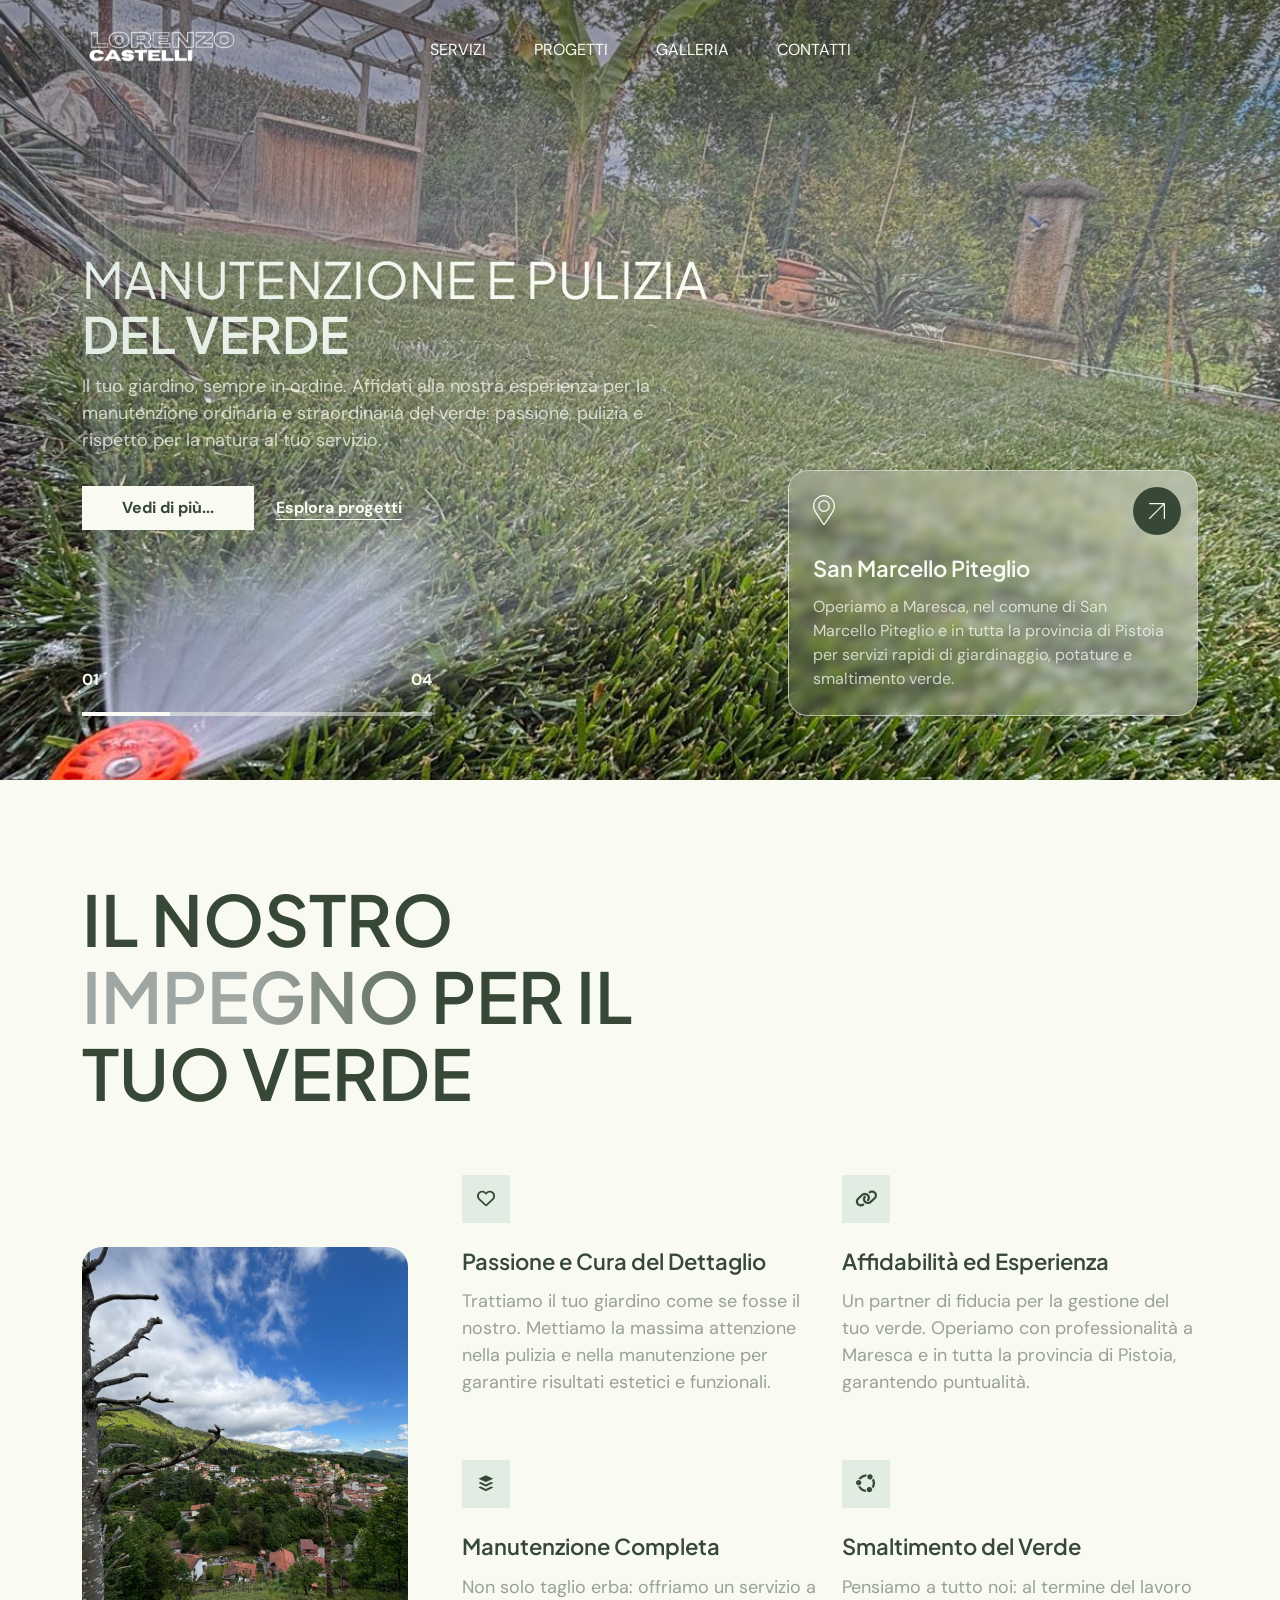
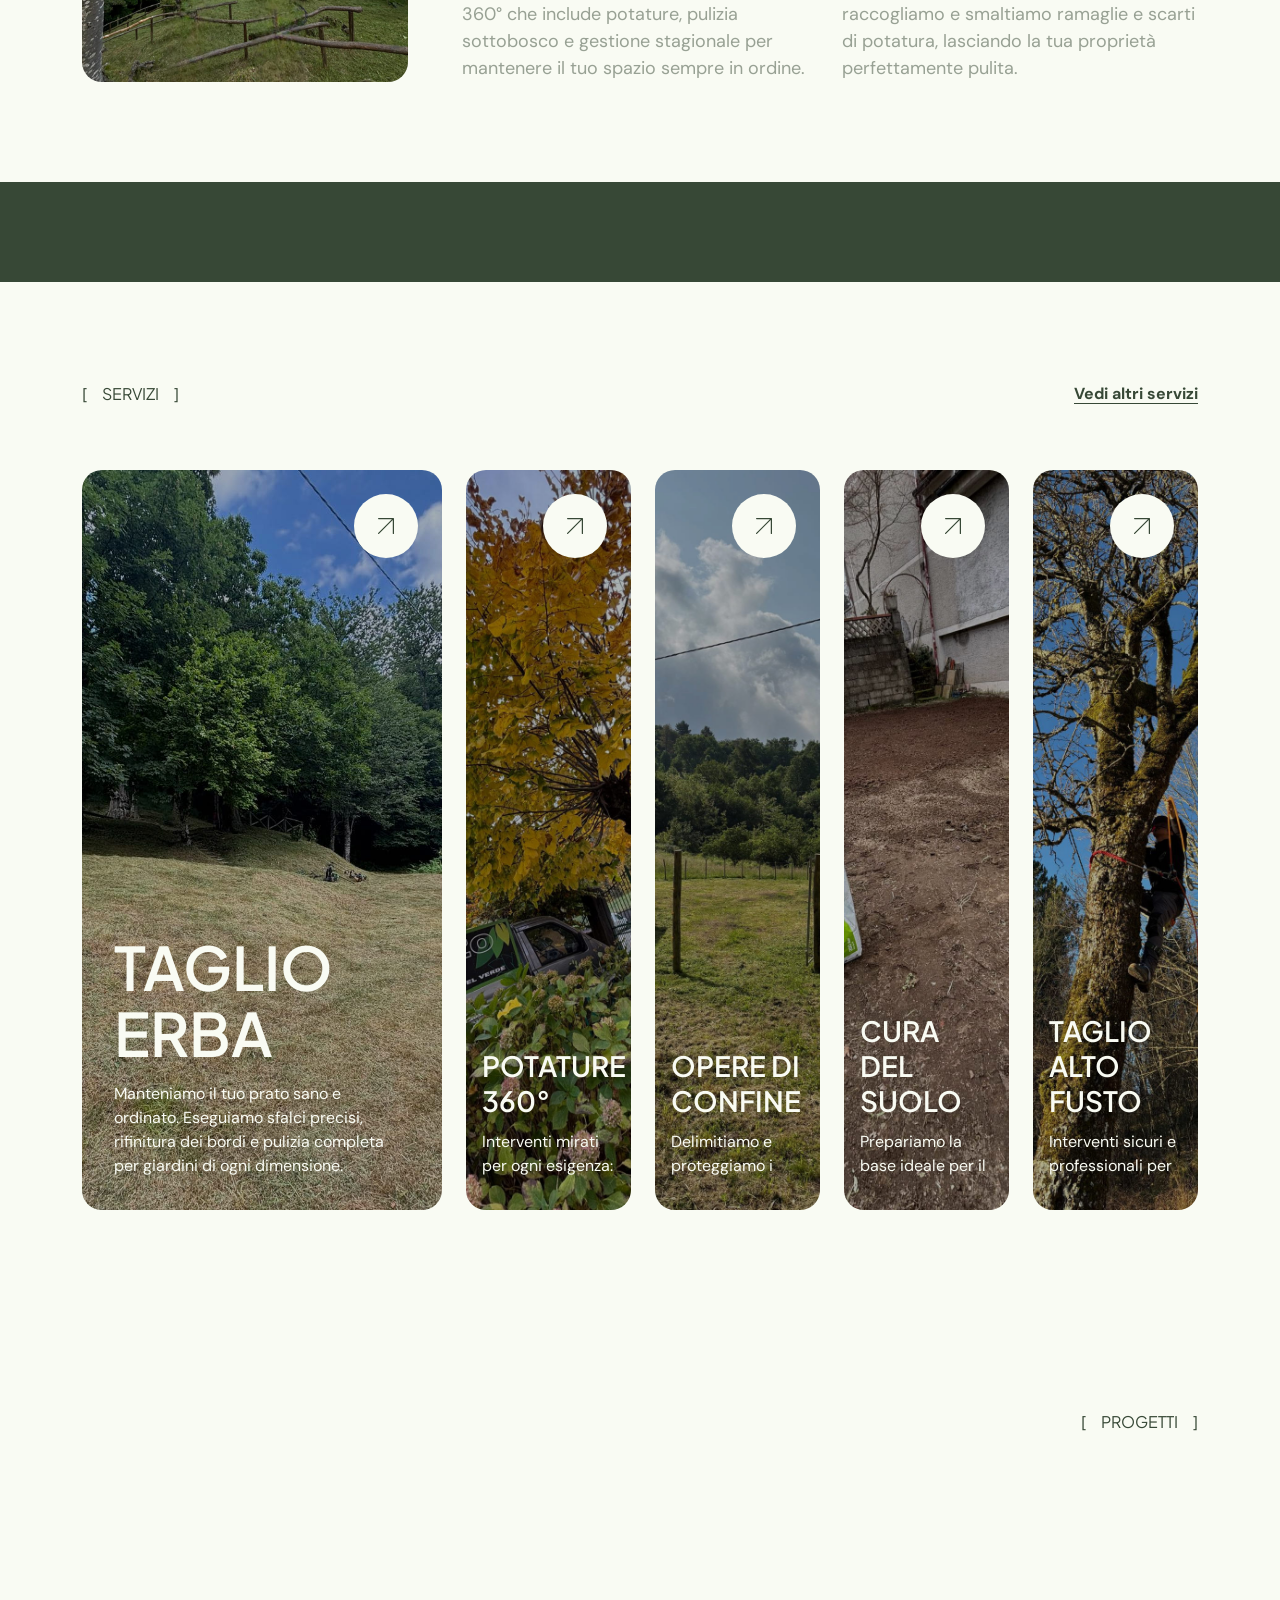
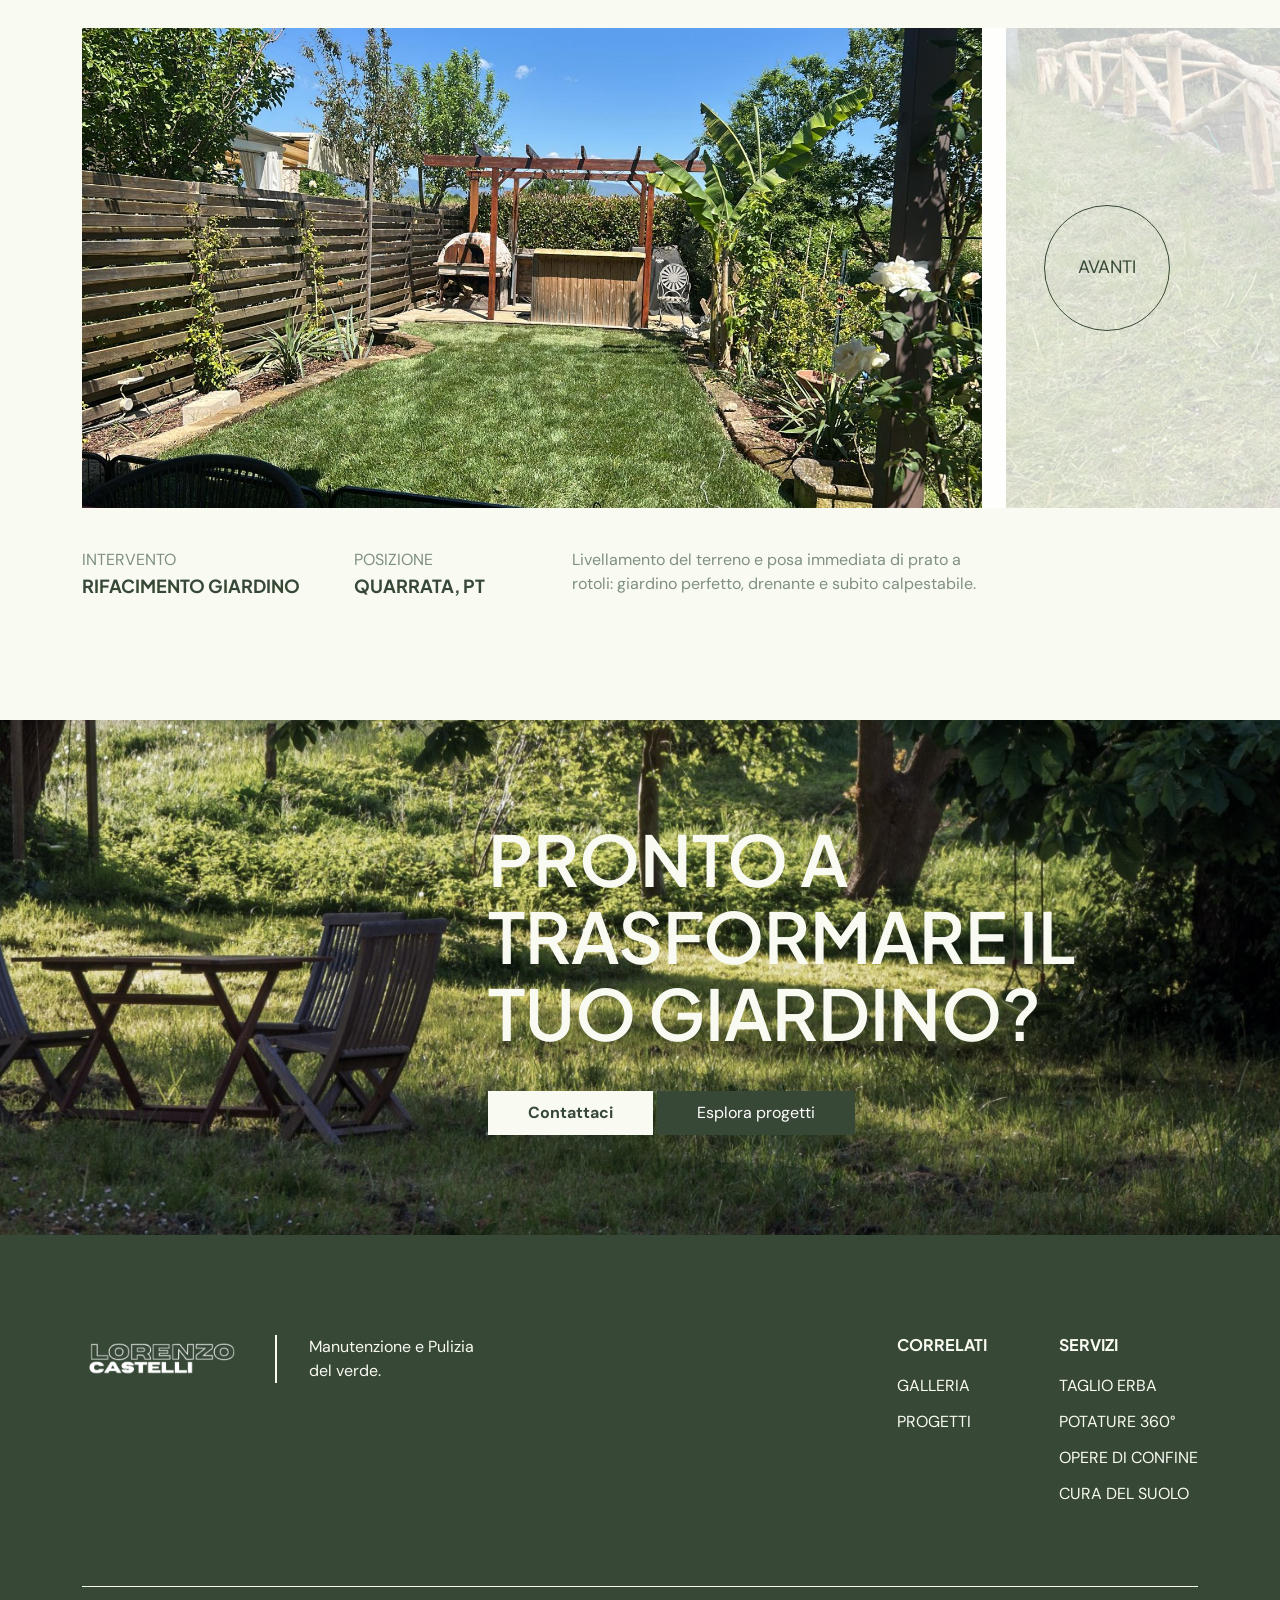
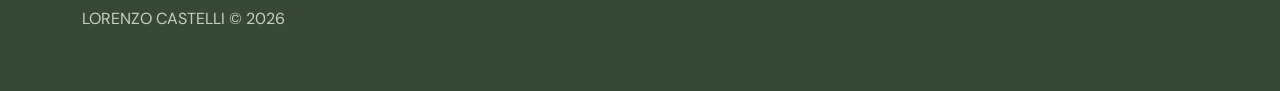
<file: index.html>
<!DOCTYPE html>
<html class="no-js" lang="it">

<head>
  <!-- Meta Tags -->
  <meta charset="utf-8">
  <meta http-equiv="x-ua-compatible" content="ie=edge">
  <meta name="viewport" content="width=device-width, initial-scale=1">
  <meta name="author" content="Laralink">
  <!-- Favicon Icon -->
  <link rel="icon" href="assets/img/favicon.png">
  <!-- Site Title -->
  <title>Lorenzo Castelli - Manutenzione e Pulizia del verde</title>
  <link rel="stylesheet" href="assets/css/bootstrap.min.css">
  <link rel="stylesheet" href="assets/css/fontawesome.min.css">
  <link rel="stylesheet" href="assets/css/slick.min.css">
  <link rel="stylesheet" href="assets/css/animate.css">
  <link rel="stylesheet" href="assets/css/lightgallery.min.css">
  <link rel="stylesheet" href="assets/css/style.css">
</head>

<body>
  <!-- Start Preloader -->
  <div class="cs_preloader">
    <div class="cs_preloader_in">
      <span></span>
      <span></span>
    </div>
    <div class="cs_preloader_text">Loading...</div>
  </div>
  <!-- End Preloader -->
  <!-- Start Header Section -->
  <header class="cs_site_header cs_style_1 cs_sticky_header">
    <div class="cs_main_header">
      <div class="container">
        <div class="cs_main_header_in">
          <div class="cs_main_header_left">
            <a class="cs_site_branding" href="index.html">
              <img src="assets/img/logo.svg" alt="Logo">
            </a>
          </div>
          <div class="cs_main_header_center">
            <div class="cs_nav cs_heading_color">
              <nav class="cs_nav_list_wrap text-uppercase">
                <ul class="cs_nav_list">
                  <li><a href="services.html">SERVIZI</a></li>
                  <li><a href="projects.html">PROGETTI</a></li>
                  <li><a href="gallery.html">GALLERIA</a></li>
                  <li><a href="contact.html">CONTATTI</a></li>
                </ul>
              </nav>
            </div>
          </div>
          <!-- <div class="cs_main_header_right">
            <div class="cs_header_icon_btns">
              
              <button type="button" class="cs_header_icon_btn cs_search_tobble_btn cs_center">
                <svg width="20" height="20" viewBox="0 0 20 20" fill="none" xmlns="http://www.w3.org/2000/svg">
                  <g>
                    <path
                      d="M19.7556 18.5774L14.0682 12.89C15.1699 11.5292 15.8332 9.8 15.8332 7.91669C15.8332 3.55174 12.2815 9.15527e-05 7.91656 9.15527e-05C3.55161 9.15527e-05 0 3.5517 0 7.91666C0 12.2816 3.55165 15.8333 7.9166 15.8333C9.7999 15.8333 11.5291 15.1699 12.8899 14.0683L18.5773 19.7557C18.7398 19.9182 18.9531 19.9999 19.1665 19.9999C19.3798 19.9999 19.5932 19.9182 19.7557 19.7557C20.0815 19.4299 20.0815 18.9032 19.7556 18.5774ZM7.9166 14.1666C4.46996 14.1666 1.66666 11.3633 1.66666 7.91666C1.66666 4.47001 4.46996 1.66672 7.9166 1.66672C11.3632 1.66672 14.1665 4.47001 14.1665 7.91666C14.1665 11.3633 11.3632 14.1666 7.9166 14.1666Z"
                      fill="currentColor" />
                  </g>
                  <defs>
                    <clipPath>
                      <rect width="20" height="20" fill="currentColor" />
                    </clipPath>
                  </defs>
                </svg>
              </button>
            </div>
          </div> -->
        </div>
      </div>
    </div>
  </header>
  <div class="cs_header_form_wrap cs_center">
    <div class="cs_header_form_overlay"></div>
    <form action="#" class="cs_header_form">
      <input type="text" class="cs_header_form_input" placeholder="Search...">
      <button type="button" class="cs_header_form_btn cs_center">
        <svg width="20" height="20" viewBox="0 0 20 20" fill="none" xmlns="http://www.w3.org/2000/svg">
          <g>
            <path
              d="M19.7556 18.5774L14.0682 12.89C15.1699 11.5292 15.8332 9.8 15.8332 7.91669C15.8332 3.55174 12.2815 9.15527e-05 7.91656 9.15527e-05C3.55161 9.15527e-05 0 3.5517 0 7.91666C0 12.2816 3.55165 15.8333 7.9166 15.8333C9.7999 15.8333 11.5291 15.1699 12.8899 14.0683L18.5773 19.7557C18.7398 19.9182 18.9531 19.9999 19.1665 19.9999C19.3798 19.9999 19.5932 19.9182 19.7557 19.7557C20.0815 19.4299 20.0815 18.9032 19.7556 18.5774ZM7.9166 14.1666C4.46996 14.1666 1.66666 11.3633 1.66666 7.91666C1.66666 4.47001 4.46996 1.66672 7.9166 1.66672C11.3632 1.66672 14.1665 4.47001 14.1665 7.91666C14.1665 11.3633 11.3632 14.1666 7.9166 14.1666Z"
              fill="currentColor" />
          </g>
          <defs>
            <clipPath>
              <rect width="20" height="20" fill="currentColor" />
            </clipPath>
          </defs>
        </svg>
      </button>
    </form>
  </div>
  <!-- End Header Section -->
  <!-- Start Hero Section -->
  <section class="cs_hero cs_style_1 cs_heading_bg cs_white_color">
    <div class="container">
      <div class="cs_hero_in">
        <div class="cs_hero_text">
          <h1 class="cs_hero_title logo_cs_fs_80 cs_normal cs_mb_12 cs_white_color cs_gradient_color_1 wow fadeInUp">
            MANUTENZIONE E PULIZIA <br><b>DEL VERDE</b></h1>
          <p class="cs_hero_subtitle cs_fs_20 cs_mb_32 cs_opacity_7_5">Il tuo giardino, sempre in ordine. Affidati alla
            nostra esperienza per la manutenzione ordinaria e straordinaria del verde: passione, pulizia e rispetto per
            la natura al tuo servizio.</p>
          <div class="cs_hero_btns">
            <a href="services.html" class="cs_btn cs_style_1 cs_bold cs_heading_color cs_white_bg wow fadeInLeft">Vedi
              di più...</a>
            <a href="projects.html" class="cs_btn cs_style_2 cs_bold cs_white_color wow fadeInRight">Esplora
              progetti</a>
          </div>
        </div>
        <!-- <div class="cs_hero_funfact_wrap wow fadeInRight">
            <div class="cs_hero_funfact">
              <h3 class="cs_fs_24 cs_bold cs_white_color mb-0">500+</h3>
              <p class="cs_fs_20 cs_white_color cs_opacity_7_5 cs_mb_16">Satisfied Clients</p>
              <div class="cs_circle_group">
                <span></span>
                <span></span>
                <span></span>
              </div>
            </div>
          </div> -->
        <div class="cs_hero_box wow fadeInUp">
          <div class="cs_hero_box_icon cs_mb_29">
            <svg width="22" height="30" viewBox="0 0 22 30" fill="none" xmlns="http://www.w3.org/2000/svg">
              <path
                d="M11 0C4.93447 0 0 4.97132 0 11.0821C0 13.0939 0.895529 15.2575 0.933059 15.3488C1.22229 16.0404 1.793 17.1147 2.20453 17.7445L9.74665 29.2575C10.0553 29.7295 10.5121 30 11 30C11.4879 30 11.9447 29.7295 12.2534 29.2581L19.7961 17.7445C20.2083 17.1147 20.7784 16.0404 21.0676 15.3488C21.1051 15.2581 22 13.0945 22 11.0821C22 4.97132 17.0655 0 11 0ZM19.8744 14.8429C19.6162 15.4628 19.085 16.4622 18.7155 17.0267L11.1728 28.5404C11.0239 28.7679 10.9767 28.7679 10.8279 28.5404L3.28512 17.0267C2.91565 16.4622 2.38441 15.4622 2.12624 14.8422C2.11523 14.8155 1.29412 12.824 1.29412 11.0821C1.29412 5.69035 5.64818 1.30378 11 1.30378C16.3518 1.30378 20.7059 5.69035 20.7059 11.0821C20.7059 12.8266 19.8828 14.8233 19.8744 14.8429Z"
                fill="currentColor" />
              <path
                d="M11.0003 5.21578C7.78893 5.21578 5.17676 7.84811 5.17676 11.0828C5.17676 14.3175 7.78893 16.9498 11.0003 16.9498C14.2116 16.9498 16.8238 14.3175 16.8238 11.0828C16.8238 7.84811 14.2116 5.21578 11.0003 5.21578ZM11.0003 15.646C8.50329 15.646 6.47088 13.5991 6.47088 11.0828C6.47088 8.56649 8.50329 6.51956 11.0003 6.51956C13.4973 6.51956 15.5297 8.56649 15.5297 11.0828C15.5297 13.5991 13.4973 15.646 11.0003 15.646Z"
                fill="currentColor" />
            </svg>
          </div>
          <h3 class="cs_hero_box_title cs_fs_24 cs_mb_12 cs_white_color">San Marcello Piteglio</h3>
          <p class="cs_hero_box_subtitle mb-0 cs_opacity_7_5">Operiamo a Maresca, nel comune di San Marcello Piteglio e
            in tutta la provincia di Pistoia per servizi rapidi di giardinaggio, potature e smaltimento verde.</p> <a
            href="projects.html" class="cs_arrow_btn cs_hero_box_btn cs_center cs_heading_bg cs_white_color">
            <svg width="16" height="16" viewBox="0 0 16 16" fill="none" xmlns="http://www.w3.org/2000/svg">
              <path
                d="M15.3846 0H0.615385C0.275692 0 0 0.275692 0 0.615385C0 0.955077 0.275692 1.23077 0.615385 1.23077H13.8988L0.180308 14.9495C-0.06 15.1898 -0.06 15.5794 0.180308 15.8197C0.300615 15.94 0.457846 16 0.615385 16C0.772923 16 0.930461 15.94 1.05046 15.8197L14.7692 2.10092V15.3846C14.7692 15.7243 15.0449 16 15.3846 16C15.7243 16 16 15.7243 16 15.3846V0.615385C16 0.275692 15.7243 0 15.3846 0Z"
                fill="currentColor" />
            </svg>
          </a>
        </div>
      </div>
    </div>
    <div class="cs_hero_bg">
      <div class="cs_slider cs_style_1">
        <div class="cs_slider_container" data-autoplay="0" data-loop="1" data-speed="800" data-center="0"
          data-variable-width="0" data-slides-per-view="1">
          <div class="cs_slider_wrapper">
            <div class="cs_slide">
              <div class="cs_hero_bg_in cs_bg_filed" data-src="assets/img/hero_bg.jpg"></div>
            </div>
            <div class="cs_slide">
              <div class="cs_hero_bg_in cs_bg_filed" data-src="assets/img/hero_bg_4.jpg"></div>
            </div>
            <div class="cs_slide">
              <div class="cs_hero_bg_in cs_bg_filed" data-src="assets/img/hero_bg_2.jpg"></div>
            </div>
            <div class="cs_slide">
              <div class="cs_hero_bg_in cs_bg_filed" data-src="assets/img/hero_bg_4.jpg"></div>
            </div>
          </div>
        </div>
        <div class="cs_pagination_1_wrap">
          <div class="container">
            <div class="cs_pagination_1_in">
              <div class="cs_slider_number cs_style_1 cs_white_color cs_bold"></div>
              <div class="cs_pagination cs_style_1"></div>
            </div>
          </div>
        </div>
      </div>
    </div>
  </section>
  <!-- End Hero Section -->
  <!-- Start Values Section -->
  <!-- <div class="cs_height_100 cs_height_lg_70"></div> -->
  <!-- <div class="container">
      <div class="cs_values_card cs_style_1">
        <div class="cs_values_card_left">
          <h3 class="cs_brackets_title cs_normal cs_fs_16 mb-0">VALUES</h3>
        </div>
        <div class="cs_values_card_left">
          <ul class="cs_values cs_mp_0 cs_heading_color cs_fs_20">
            <li>
              <span>Landscape Design</span>
              <span class="cs_bold">01</span>
            </li>
            <li>
              <span>Indoor Garden</span>
              <span class="cs_bold">02</span>
            </li>
          </ul>
        </div>
      </div>
    </div> -->
  <!-- End Values Section -->
  <!-- Start Feature Section -->
  <section>
    <div class="cs_height_100 cs_height_lg_70"></div>
    <div class="container">
      <div class="cs_section_heading cs_style_1">
        <h2 class="cs_section_title cs_fs_80 mb-0 wow fadeInDown">IL NOSTRO <span>IMPEGNO</span> PER IL TUO VERDE</h2>
        <!-- <div class="cs_section_right">
            <a href="services.html" class="cs_btn cs_style_1 cs_bold cs_heading_bg cs_white_color w-100 wow fadeInRight">Get Started</a>
          </div> -->
      </div>
      <div class="cs_height_64 cs_height_lg_50"></div>
      <div class="row align-items-end cs_gap_y_50">
        <div class="col-lg-4">
          <div class="cs_img_box cs_style_1 wow fadeInLeft">
            <img src="assets/img/feature_thumb.jpg" alt="">
          </div>
        </div>
        <div class="col-lg-8">
          <div class="row cs_gap_y_64">
            <div class="col-sm-6">
              <div class="cs_iconbox cs_style_1">
                <div class="cs_iconbox_icon cs_center cs_mb_24">
                  <i class="fa-regular fa-heart"></i>
                </div>
                <h3 class="cs_fs_24 cs_mb_12">Passione e Cura del Dettaglio</h3>
                <p class="mb-0 cs_fs_20">Trattiamo il tuo giardino come se fosse il nostro. Mettiamo la massima
                  attenzione nella pulizia e nella manutenzione per garantire risultati estetici e funzionali.</p>
              </div>
            </div>
            <div class="col-sm-6">
              <div class="cs_iconbox cs_style_1">
                <div class="cs_iconbox_icon cs_center cs_mb_24">
                  <i class="fa-solid fa-link"></i>
                </div>
                <h3 class="cs_fs_24 cs_mb_12">Affidabilità ed Esperienza</h3>
                <p class="mb-0 cs_fs_20">Un partner di fiducia per la gestione del tuo verde. Operiamo con
                  professionalità a Maresca e in tutta la provincia di Pistoia, garantendo puntualità.</p>
              </div>
            </div>
            <div class="col-sm-6">
              <div class="cs_iconbox cs_style_1">
                <div class="cs_iconbox_icon cs_center cs_mb_24">
                  <i class="fa-brands fa-buffer"></i>
                </div>
                <h3 class="cs_fs_24 cs_mb_12">Manutenzione Completa</h3>
                <p class="mb-0 cs_fs_20">Non solo taglio erba: offriamo un servizio a 360° che include potature, pulizia
                  sottobosco e gestione stagionale per mantenere il tuo spazio sempre in ordine.</p>
              </div>
            </div>
            <div class="col-sm-6">
              <div class="cs_iconbox cs_style_1">
                <div class="cs_iconbox_icon cs_center cs_mb_24">
                  <i class="fa-brands fa-ubuntu"></i>
                </div>
                <h3 class="cs_fs_24 cs_mb_12">Smaltimento del Verde</h3>
                <p class="mb-0 cs_fs_20">Pensiamo a tutto noi: al termine del lavoro raccogliamo e smaltiamo ramaglie e
                  scarti di potatura, lasciando la tua proprietà perfettamente pulita.</p>
              </div>
            </div>
          </div>
        </div>
      </div>
    </div>
    <div class="cs_height_100 cs_height_lg_70"></div>
  </section>
  <!-- End Feature Section -->
  <!-- Start Working Process -->
  <section class="cs_heading_bg">
    <div class="cs_height_100 cs_height_lg_70"></div>
    <!-- <div class="container">
        <div class="cs_section_heading cs_style_2">
          <h2 class="cs_section_title cs_white_color cs_fs_80 mb-0 wow fadeInUp">SIMPLE STEPS FOR OUR <span>LANDSCAPE</span> WORK</h2>
          <div class="cs_section_right">
            <h3 class="cs_brackets_title cs_normal cs_fs_16 mb-0 cs_white_color">HOW IT WORKS</h3>
          </div>
        </div>
        <div class="cs_height_64 cs_height_lg_50"></div>
        <div class="cs_card_3_wrap">
          <div class="cs_card cs_style_3">
            <div class="cs_card_in">
              <h3 class="cs_fs_24 cs_bold cs_white_color cs_mb_12">01  |  Design consultation</h3>
              <p class="mb-0 cs_white_color cs_opacity_5 cs_fs_20">In the initial step, we sit down with you to have a detailed discussion about your gardening vision and preferences.</p>
            </div>
          </div>
          <div class="cs_card cs_style_3">
            <div class="cs_card_in">
              <h3 class="cs_fs_24 cs_bold cs_white_color cs_mb_12">02  |  Design & planning</h3>
              <p class="mb-0 cs_white_color cs_opacity_5 cs_fs_20">Our team of experts meticulously crafts a custom garden design that aligns with your desires and your space characteristics.</p>
            </div>
          </div>
          <div class="cs_card cs_style_3">
            <div class="cs_card_in">
              <h3 class="cs_fs_24 cs_bold cs_white_color cs_mb_12">03  |  Implement construction</h3>
              <p class="mb-0 cs_white_color cs_opacity_5 cs_fs_20">We present the design to you for review. Once approved, we move forward to implement the plan with construction.</p>
            </div>
          </div>
          <div class="cs_card cs_style_3">
            <div class="cs_card_in">
              <h3 class="cs_fs_24 cs_bold cs_white_color cs_mb_12">04  |  Garden decorating</h3>
              <p class="mb-0 cs_white_color cs_opacity_5 cs_fs_20">With your design finalized, we put on our gardening gloves and work, creating your garden to be as beautiful as envisioned.</p>
            </div>
          </div>
          <div class="cs_section_logo"><img src="assets/img/logo.svg" alt=""></div>
        </div>
      </div> -->
    <!-- <div class="cs_height_100 cs_height_lg_70"></div> -->
  </section>
  <!-- End Working Process -->
  <!-- Start Services Section -->
  <section>
    <div class="cs_height_100 cs_height_lg_70"></div>
    <div class="container">
      <div class="cs_section_heading cs_style_3">
        <h3 class="cs_brackets_title cs_normal cs_fs_16 mb-0 wow fadeInUp">SERVIZI</h3>
        <div class="cs_section_right">
          <a href="services.html" class="cs_btn cs_style_2 cs_bold cs_heading_color">Vedi altri servizi</a>
        </div>
      </div>
      <div class="cs_height_64 cs_height_lg_50"></div>
      <div class="cs_card_1_group">
        <div class="cs_card cs_style_1 cs_hover_active cs_heading_bg cs_bg_filed active wow fadeInLeft"
          data-src="assets/img/service_thumb_1.jpg">
          <div class="cs_card_top">
            <!-- <div class="cs_card_tags">
                <a href="index.html" class="cs_card_tag">Home</a>
                <a href="#" class="cs_card_tag">Garden</a>
                <a href="#" class="cs_card_tag">Landscape Design</a>
                <a href="#" class="cs_card_tag">Expert</a>
              </div> -->
          </div>
          <div class="cs_card_bottom">
            <h2 class="cs_card_title cs_white_color cs_fs_32">TAGLIO ERBA</h2>
            <p class="cs_card_subtitle mb-0 cs_white_color">Manteniamo il tuo prato sano e ordinato. Eseguiamo sfalci
              precisi, rifinitura dei bordi e pulizia completa per giardini di ogni dimensione.</p>
          </div>
          <a class="cs_arrow_btn cs_size_lg cs_center cs_white_bg cs_heading_color">
            <svg width="16" height="16" viewBox="0 0 16 16" fill="none" xmlns="http://www.w3.org/2000/svg">
              <path
                d="M15.3846 0H0.615385C0.275692 0 0 0.275692 0 0.615385C0 0.955077 0.275692 1.23077 0.615385 1.23077H13.8988L0.180308 14.9495C-0.06 15.1898 -0.06 15.5794 0.180308 15.8197C0.300615 15.94 0.457846 16 0.615385 16C0.772923 16 0.930461 15.94 1.05046 15.8197L14.7692 2.10092V15.3846C14.7692 15.7243 15.0449 16 15.3846 16C15.7243 16 16 15.7243 16 15.3846V0.615385C16 0.275692 15.7243 0 15.3846 0Z"
                fill="currentColor"></path>
            </svg>
          </a>
        </div>
        <div class="cs_card cs_style_1 cs_hover_active cs_heading_bg cs_bg_filed"
          data-src="assets/img/service_thumb_2.jpg">
          <div class="cs_card_top">
            <!-- <div class="cs_card_tags">
                <a href="index.html" class="cs_card_tag">Home</a>
                <a href="#" class="cs_card_tag">Garden</a>
                <a href="#" class="cs_card_tag">Landscape Design</a>
                <a href="#" class="cs_card_tag">Expert</a>
              </div> -->
          </div>
          <div class="cs_card_bottom">
            <h2 class="cs_card_title cs_white_color cs_fs_32">POTATURE 360°</h2>
            <p class="cs_card_subtitle mb-0 cs_white_color">Interventi mirati per ogni esigenza: dalle siepi ornamentali
              agli alberi ad alto fusto. Eseguiamo potature di formazione, mantenimento e sicurezza nel rispetto della
              pianta.</p>
          </div>
          <a class="cs_arrow_btn cs_size_lg cs_center cs_white_bg cs_heading_color">
            <svg width="16" height="16" viewBox="0 0 16 16" fill="none" xmlns="http://www.w3.org/2000/svg">
              <path
                d="M15.3846 0H0.615385C0.275692 0 0 0.275692 0 0.615385C0 0.955077 0.275692 1.23077 0.615385 1.23077H13.8988L0.180308 14.9495C-0.06 15.1898 -0.06 15.5794 0.180308 15.8197C0.300615 15.94 0.457846 16 0.615385 16C0.772923 16 0.930461 15.94 1.05046 15.8197L14.7692 2.10092V15.3846C14.7692 15.7243 15.0449 16 15.3846 16C15.7243 16 16 15.7243 16 15.3846V0.615385C16 0.275692 15.7243 0 15.3846 0Z"
                fill="currentColor"></path>
            </svg>
          </a>
        </div>
        <div class="cs_card cs_style_1 cs_hover_active cs_heading_bg cs_bg_filed"
          data-src="assets/img/service_thumb_3.jpg">
          <div class="cs_card_top">
            <!-- <div class="cs_card_tags">
                <a href="index.html" class="cs_card_tag">Home</a>
                <a href="#" class="cs_card_tag">Garden</a>
                <a href="#" class="cs_card_tag">Landscape Design</a>
                <a href="#" class="cs_card_tag">Expert</a>
              </div> -->
          </div>
          <div class="cs_card_bottom">
            <h2 class="cs_card_title cs_white_color cs_fs_32">OPERE DI CONFINE</h2>
            <p class="cs_card_subtitle mb-0 cs_white_color">Delimitiamo e proteggiamo i tuoi spazi. Posa in opera di
              recinzioni metalliche e in legno, staccionate e palizzate per garantire sicurezza, privacy e un’estetica
              curata.</p>
          </div>
          <a class="cs_arrow_btn cs_size_lg cs_center cs_white_bg cs_heading_color">
            <svg width="16" height="16" viewBox="0 0 16 16" fill="none" xmlns="http://www.w3.org/2000/svg">
              <path
                d="M15.3846 0H0.615385C0.275692 0 0 0.275692 0 0.615385C0 0.955077 0.275692 1.23077 0.615385 1.23077H13.8988L0.180308 14.9495C-0.06 15.1898 -0.06 15.5794 0.180308 15.8197C0.300615 15.94 0.457846 16 0.615385 16C0.772923 16 0.930461 15.94 1.05046 15.8197L14.7692 2.10092V15.3846C14.7692 15.7243 15.0449 16 15.3846 16C15.7243 16 16 15.7243 16 15.3846V0.615385C16 0.275692 15.7243 0 15.3846 0Z"
                fill="currentColor"></path>
            </svg>
          </a>
        </div>
        <div class="cs_card cs_style_1 cs_hover_active cs_heading_bg cs_bg_filed wow fadeInRight"
          data-src="assets/img/service_thumb_4.jpg">
          <div class="cs_card_top">
            <!-- <div class="cs_card_tags">
                <a href="index.html" class="cs_card_tag">Home</a>
                <a href="#" class="cs_card_tag">Garden</a>
                <a href="#" class="cs_card_tag">Landscape Design</a>
                <a href="#" class="cs_card_tag">Expert</a>
              </div> -->
          </div>
          <div class="cs_card_bottom">
            <h2 class="cs_card_title cs_white_color cs_fs_32">CURA DEL SUOLO</h2>
            <p class="cs_card_subtitle mb-0 cs_white_color">Prepariamo la base ideale per il tuo verde. Eseguiamo
              fresature, livellamenti e bonifiche per rigenerare il terreno e garantire una crescita rigogliosa di prato
              e piante.</p>
          </div>
          
          <a  class="cs_arrow_btn cs_size_lg cs_center cs_white_bg cs_heading_color">
            <svg width="16" height="16" viewBox="0 0 16 16" fill="none" xmlns="http://www.w3.org/2000/svg">
              <path
                d="M15.3846 0H0.615385C0.275692 0 0 0.275692 0 0.615385C0 0.955077 0.275692 1.23077 0.615385 1.23077H13.8988L0.180308 14.9495C-0.06 15.1898 -0.06 15.5794 0.180308 15.8197C0.300615 15.94 0.457846 16 0.615385 16C0.772923 16 0.930461 15.94 1.05046 15.8197L14.7692 2.10092V15.3846C14.7692 15.7243 15.0449 16 15.3846 16C15.7243 16 16 15.7243 16 15.3846V0.615385C16 0.275692 15.7243 0 15.3846 0Z"
                fill="currentColor"></path>
            </svg>
          </a>
        </div>


        <div class="cs_card cs_style_1 cs_hover_active cs_heading_bg cs_bg_filed"
          data-src="assets/img/bg_alto_fusto.jpg">
          <div class="cs_card_top">
            <!-- <div class="cs_card_tags">
                <a href="index.html" class="cs_card_tag">Home</a>
                <a href="#" class="cs_card_tag">Garden</a>
                <a href="#" class="cs_card_tag">Landscape Design</a>
                <a href="#" class="cs_card_tag">Expert</a>
              </div> -->
          </div>
          <div class="cs_card_bottom">
            <h2 class="cs_card_title cs_white_color cs_fs_32">TAGLIO ALTO FUSTO</h2>
            <p class="cs_card_subtitle mb-0 cs_white_color">Interventi sicuri e professionali per il taglio e la gestione di alberi ad alto fusto.</p>
          </div>
          <a class="cs_arrow_btn cs_size_lg cs_center cs_white_bg cs_heading_color">
            <svg width="16" height="16" viewBox="0 0 16 16" fill="none" xmlns="http://www.w3.org/2000/svg">
              <path
                d="M15.3846 0H0.615385C0.275692 0 0 0.275692 0 0.615385C0 0.955077 0.275692 1.23077 0.615385 1.23077H13.8988L0.180308 14.9495C-0.06 15.1898 -0.06 15.5794 0.180308 15.8197C0.300615 15.94 0.457846 16 0.615385 16C0.772923 16 0.930461 15.94 1.05046 15.8197L14.7692 2.10092V15.3846C14.7692 15.7243 15.0449 16 15.3846 16C15.7243 16 16 15.7243 16 15.3846V0.615385C16 0.275692 15.7243 0 15.3846 0Z"
                fill="currentColor"></path>
            </svg>
          </a>
        </div>
      </div>
    </div>
    <div class="cs_height_100 cs_height_lg_70"></div>
  </section>
  <!-- End Services Section -->
  <!-- Start Testimonial Section -->
  <!-- <section class="cs_gray_bg">
      <div class="cs_height_100 cs_height_lg_70"></div>
      <div class="container">
        <div class="text-center">
          <h3 class="cs_brackets_title cs_normal cs_fs_16 mb-0 wow fadeInDown">TESTIMONIAL</h3>
        </div>
        <div class="cs_height_64 cs_height_lg_50"></div>
        <div class="row">
          <div class="col-lg-10 offset-lg-1">
            <div class="cs_slider cs_style_1">
              <div class="cs_slider_container" data-autoplay="0" data-loop="1" data-speed="800" data-center="0" data-variable-width="0" data-slides-per-view="1">
                <div class="cs_slider_wrapper">
                  <div class="cs_slide">
                    <div class="cs_testimonial cs_style_1 text-center wow fadeInUp">
                      <blockquote class="cs_testimonial_blockquote cs_heading_color cs_fs_32 cs_bold cs_mb_48">LeafLife's dedication to bringing our <span>vision</span> to life was exceptional. They turned our <span>backyard</span> into a haven of tranquility. Their attention to detail and sustainable practices on their design <span>impressed</span> us.</blockquote>
                      <div class="cs_testimonial_meta">
                        <h4 class="cs_testimonial_avatar cs_bold cs_fs_16 cs_mb_2">STEVE EVANS</h4>
                        <p class="cs_testimonial_avatar_designation mb-0">CEO of Malley Company</p>
                      </div>
                    </div>
                  </div>
                  <div class="cs_slide">
                    <div class="cs_testimonial cs_style_1 text-center">
                      <blockquote class="cs_testimonial_blockquote cs_heading_color cs_fs_32 cs_bold cs_mb_48">LeafLife's dedication to bringing our <span>vision</span> to life was exceptional. They turned our <span>backyard</span> into a haven of tranquility. Their attention to detail and sustainable practices on their design <span>impressed</span> us.</blockquote>
                      <div class="cs_testimonial_meta">
                        <h4 class="cs_testimonial_avatar cs_bold cs_fs_16 cs_mb_2">STEVE EVANS</h4>
                        <p class="cs_testimonial_avatar_designation mb-0">CEO of Malley Company</p>
                      </div>
                    </div>
                  </div>
                  <div class="cs_slide">
                    <div class="cs_testimonial cs_style_1 text-center">
                      <blockquote class="cs_testimonial_blockquote cs_heading_color cs_fs_32 cs_bold cs_mb_48">LeafLife's dedication to bringing our <span>vision</span> to life was exceptional. They turned our <span>backyard</span> into a haven of tranquility. Their attention to detail and sustainable practices on their design <span>impressed</span> us.</blockquote>
                      <div class="cs_testimonial_meta">
                        <h4 class="cs_testimonial_avatar cs_bold cs_fs_16 cs_mb_2">STEVE EVANS</h4>
                        <p class="cs_testimonial_avatar_designation mb-0">CEO of Malley Company</p>
                      </div>
                    </div>
                  </div>
                </div>
              </div>
              <div class="cs_slider_arrows cs_style_2">
                <div class="cs_left_arrow cs_heading_color">
                  <svg width="10" height="18" viewBox="0 0 10 18" fill="none" xmlns="http://www.w3.org/2000/svg">
                    <path d="M0.499953 9.00005C0.499953 8.80823 0.573265 8.61623 0.719703 8.4698L8.2197 0.969797C8.51277 0.676734 8.98733 0.676734 9.2802 0.969797C9.57308 1.26286 9.57327 1.73742 9.2802 2.0303L2.31045 9.00005L9.2802 15.9698C9.57327 16.2629 9.57327 16.7374 9.2802 17.0303C8.98714 17.3232 8.51258 17.3234 8.2197 17.0303L0.719703 9.5303C0.573265 9.38386 0.499953 9.19186 0.499953 9.00005Z" fill="currentColor"/>
                  </svg>                                   
                </div>
                <div class="cs_right_arrow cs_heading_color">
                  <svg width="10" height="18" viewBox="0 0 10 18" fill="none" xmlns="http://www.w3.org/2000/svg">
                    <path d="M9.50005 8.99995C9.50005 9.19177 9.42673 9.38377 9.2803 9.5302L1.7803 17.0302C1.48723 17.3233 1.01267 17.3233 0.719797 17.0302C0.426922 16.7371 0.426734 16.2626 0.719797 15.9697L7.68955 8.99995L0.719797 2.0302C0.426734 1.73714 0.426734 1.26258 0.719797 0.969702C1.01286 0.676826 1.48742 0.67664 1.7803 0.969702L9.2803 8.4697C9.42673 8.61614 9.50005 8.80814 9.50005 8.99995Z" fill="currentColor"/>
                  </svg>                    
                </div>
              </div>
            </div>
          </div>
        </div>
      </div>
      <div class="cs_height_100 cs_height_lg_70"></div> 
    </section> -->
  <!-- End Testimonial Section -->
  <!-- Start Works Section -->
  <section>
    <div class="cs_height_100 cs_height_lg_70"></div>
    <div class="container">
      <div class="cs_section_heading cs_style_2 cs_color_1">
        <h2 class="cs_section_title cs_fs_80 mb-0 wow fadeInDown">ALCUNI DEI NOSTRI <span>PROGETTI</span></h2>
        <div class="cs_section_right">
          <h3 class="cs_brackets_title cs_normal cs_fs_16 mb-0">PROGETTI</h3>
        </div>
      </div>
      <div class="cs_height_64 cs_height_lg_50"></div>
      <div class="cs_full_width_slider_section">
        <div class="cs_slider cs_style_1 cs_slider_gap_24">
          <div class="cs_slider_container" data-autoplay="0" data-loop="1" data-speed="800" data-center="0"
            data-variable-width="1" data-slides-per-view="1">
            <div class="cs_slider_wrapper">
              <div class="cs_slide">
                <div class="cs_card cs_style_4">
                  <a href="projects/project1.html" style="display: block; cursor: pointer;">
                    <div class="cs_card_thumb cs_bg_filed cs_mb_40" data-src="assets/img/projects/project1/4.jpeg">
                    </div>
                  </a>  
                  <div class="cs_card_info">
                    <ul class="cs_card_info_list cs_mp_0">
                      <li>
                        <p class="mb-0">INTERVENTO</p>
                        <h3 class="mb-0 cs_fs_20 cs_bold">RIFACIMENTO GIARDINO</h3>
                      </li>
                      <li>
                        <p class="mb-0">POSIZIONE</p>
                        <h3 class="mb-0 cs_fs_20 cs_bold">QUARRATA, PT</h3>
                      </li>
                    </ul>
                    <div class="cs_card_text">Livellamento del terreno e posa immediata di prato a rotoli: giardino
                      perfetto, drenante e subito calpestabile.</div>
                  </div>
                </div>
              </div>

              <div class="cs_slide">
                <div class="cs_card cs_style_4">
                  <a href="projects/project2.html" style="display: block; cursor: pointer;">
                    <div class="cs_card_thumb cs_bg_filed cs_mb_40" data-src="assets/img/projects/project2/4.jpeg">
                    </div>
                  </a>
                  <div class="cs_card_info">
                    <ul class="cs_card_info_list cs_mp_0">
                      <li>
                        <p class="mb-0">INTERVENTO</p>
                        <h3 class="mb-0 cs_fs_20 cs_bold">STACCIONATA SU MISURA</h3>
                      </li>
                      <li>
                        <p class="mb-0">POSIZIONE</p>
                        <h3 class="mb-0 cs_fs_20 cs_bold">PISTOIA, PT</h3>
                      </li>
                    </ul>
                    <div class="cs_card_text">Realizzazione staccionata artigianale in castagno su pendenza: sicurezza,
                      solidità e design rustico perfettamente integrato nel paesaggio.</div>
                  </div>
                </div>
              </div>

              <div class="cs_slide">
                <div class="cs_card cs_style_4">
                  <a href="projects/project3.html" style="display: block; cursor: pointer;">
                    <div class="cs_card_thumb cs_bg_filed cs_mb_40" data-src="assets/img/projects/project3/14.jpeg">
                    </div>
                  </a>  

                  <div class="cs_card_info">
                    <ul class="cs_card_info_list cs_mp_0">
                      <li>
                        <p class="mb-0">INTERVENTO</p>
                        <h3 class="mb-0 cs_fs_20 cs_bold">RIQUALIFICAZIONE DEL VERDE</h3>
                      </li>
                      <li>
                        <p class="mb-0">POSIZIONE</p>
                        <h3 class="mb-0 cs_fs_20 cs_bold">MARESCA, PT</h3>
                      </li>
                    </ul>
                    <div class="cs_card_text">Recupero aree trascurate: potature geometriche, rimozione infestanti e
                      pulizia profonda per ridare ordine e luce.</div>
                  </div>
                </div>
              </div>


              <div class="cs_slide">
                <div class="cs_card cs_style_4">
                  <a href="projects/project4.html" style="display: block; cursor: pointer;">
                    <div class="cs_card_thumb cs_bg_filed cs_mb_40" data-src="assets/img/projects/project4/8.jpeg">
                    </div>
                  </a>  

                  <div class="cs_card_info">
                    <ul class="cs_card_info_list cs_mp_0">
                      <li>
                        <p class="mb-0">INTERVENTO</p>
                        <h3 class="mb-0 cs_fs_20 cs_bold">BONIFICA E RECUPERO TERRENO</h3>
                      </li>
                      <li>
                        <p class="mb-0">POSIZIONE</p>
                        <h3 class="mb-0 cs_fs_20 cs_bold">MARESCA, PT</h3>
                      </li>
                    </ul>
                    <div class="cs_card_text">Bonifica scarpata incolta: rimozione rovi, trinciatura e fresatura del
                      suolo per riportare il terreno a nuova vita.</div>
                  </div>
                </div>
              </div>


            </div>
          </div>
          <div class="cs_slider_arrows cs_style_3 cs_hide_lg">
            <div class="cs_right_arrow cs_heading_color cs_fs_20 cs_center">
              <span class="cs_center">AVANTI</span>
            </div>
          </div>
        </div>
      </div>
    </div>
    <div class="cs_height_100 cs_height_lg_70"></div>
  </section>
  <!-- End Works Section -->
  <!-- Start CTA Section -->
    <section class="cs_cta cs_style_1 cs_type_1 cs_heading_bg cs_bg_filed" data-src="assets/img/cta_bg_2.jpg">
      <div class="cs_height_100 cs_height_lg_70"></div>
      <div class="container">
        <div class="cs_cta_in">
          <h2 class="cs_cta_title cs_fs_80 cs_white_color cs_mb_40">PRONTO A TRASFORMARE IL TUO GIARDINO?</h2>
                     <a href="contact.html" class="cs_btn cs_style_1 cs_bold cs_heading_color cs_white_bg wow fadeInLeft"
                      >Contattaci</a>

                     <a href="projects.html" class="cs_btn cs_style_1  cs_white_bg wow fadeInLeft"
                      style="background-color: #384836; color:#fff">Esplora progetti</a>
        </div>
      </div>
      <div class="cs_height_100 cs_height_lg_70"></div>
    </section>
  <!-- End CTA Section -->
  <!-- Start Footer Section -->
  <footer class="cs_footer cs_style_1 cs_color_1">
    <div class="container">
      <div class="cs_footer_row">
        <div class="cs_footer_col">
          <div class="cs_footer_widget">
            <div class="cs_text_widget">
              <img src="assets/img/logo.svg" alt="">
              <p>Manutenzione e Pulizia <br>
                del verde.</p>
            </div>
          </div>
          <div class="cs_footer_widget">
            <a href="contact.html"
              class="cs_btn cs_style_1 cs_bold cs_heading_color cs_white_bg wow fadeInLeft">Contattaci</a>
          </div>
        </div>
        <div class="cs_footer_col">
          <div class="cs_footer_widget">
            <h4 class="cs_footer_widget_title">CORRELATI</h4>
            <ul class="cs_footer_widget_menu cs_mp_0">
              <!-- <li><a href="about.html">ABOUT US</a></li> -->
              <li><a href="gallery.html">GALLERIA</a></li>
              <li><a href="projects.html">PROGETTI</a></li>
              <!-- <li><a href="blog.html">BLOG</a></li> -->
            </ul>
          </div>
        </div>
        <div class="cs_footer_col">
          <div class="cs_footer_widget">
            <h4 class="cs_footer_widget_title">SERVIZI</h4>
            <ul class="cs_footer_widget_menu cs_mp_0">
              <li><a >TAGLIO ERBA</a></li>
              <li><a >POTATURE 360°</a></li>
              <li><a >OPERE DI CONFINE</a></li>
              <li><a >CURA DEL SUOLO</a></li>
            </ul>
          </div>
        </div>

      </div>
      <div class="cs_bottom_footer">
        <div class="cs_bottom_footer_left">
          <div class="cs_copyright">LORENZO CASTELLI © 2026</div>
        </div>
      </div>
    </div>
  </footer>
  <!-- End Footer Section -->
  <!-- Script -->
  <script src="assets/js/jquery-3.7.1.min.js"></script>
  <script src="assets/js/jquery.slick.min.js"></script>
  <script src="assets/js/wow.min.js"></script>
  <script src="assets/js/isotope.pkg.min.js"></script>
  <script src="assets/js/lightgallery.min.js"></script>
  <script src="assets/js/main.js"></script>
</body>

</html>
</file>
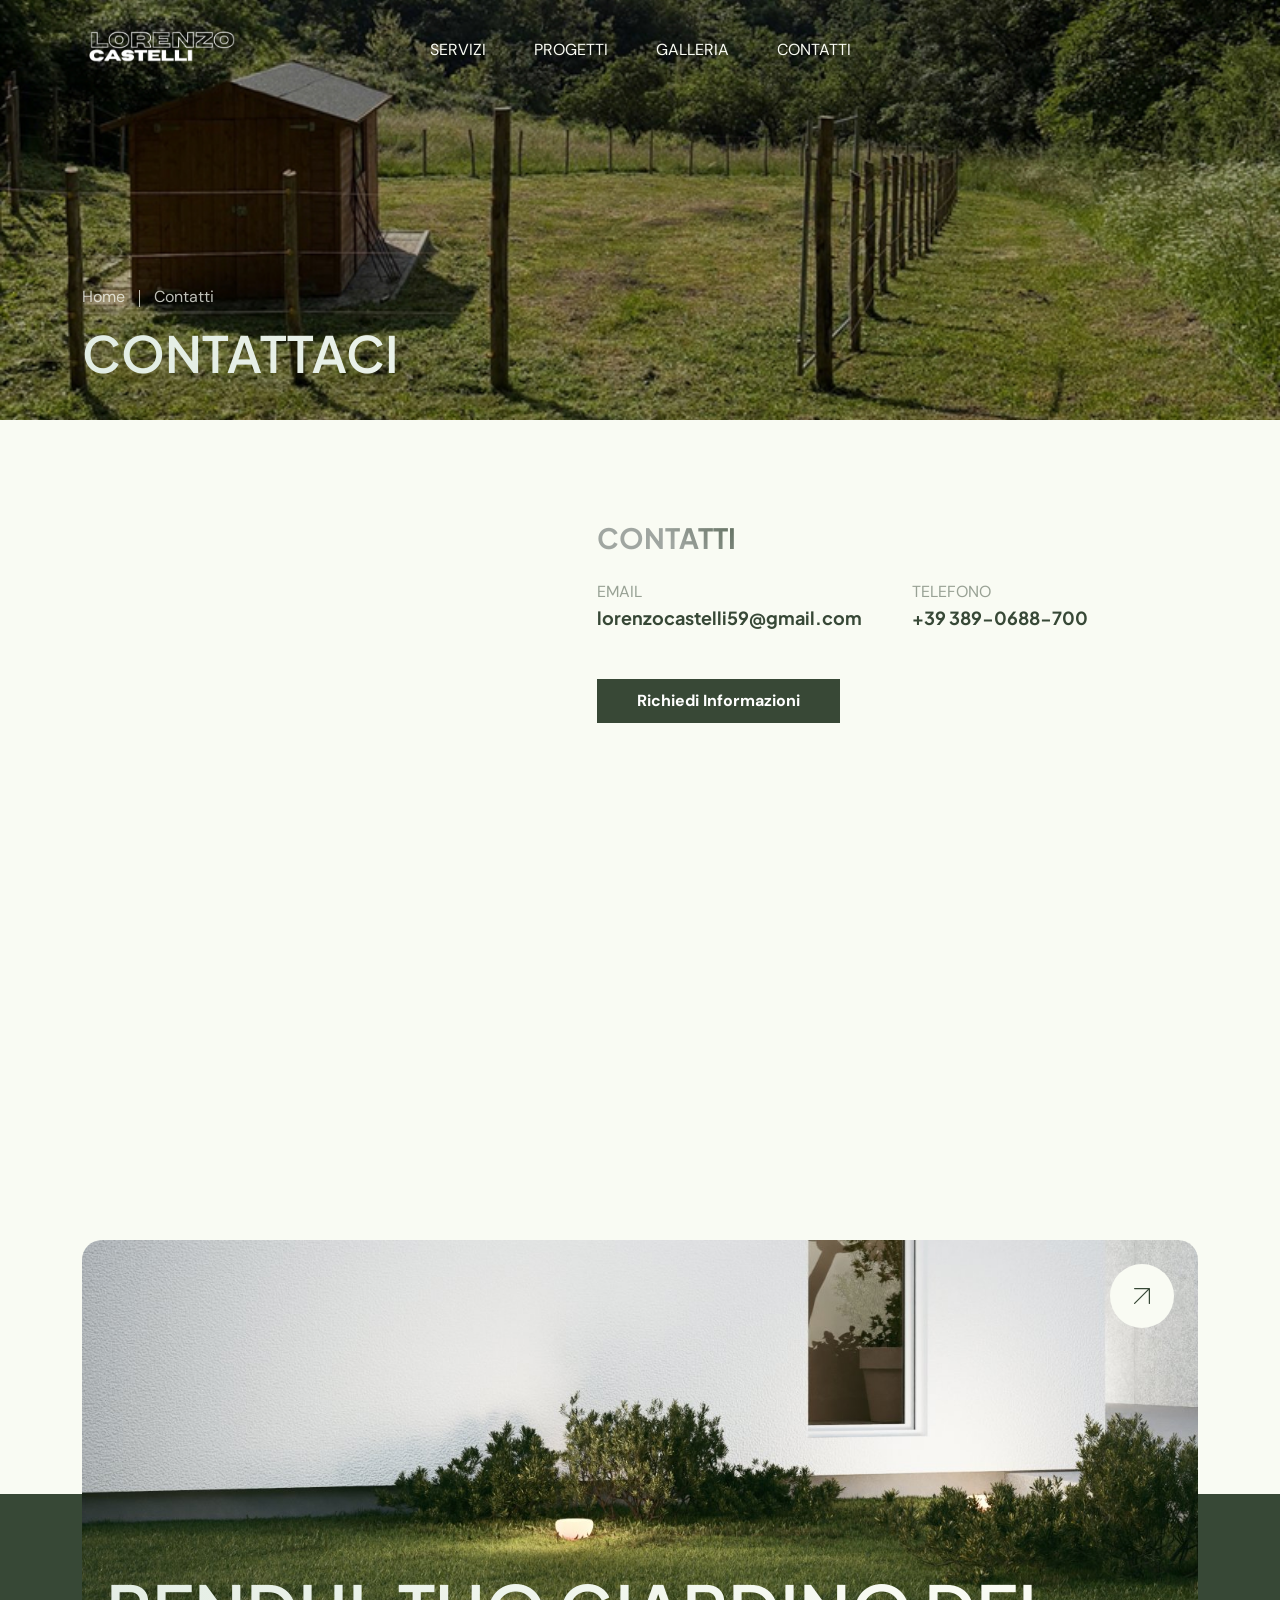
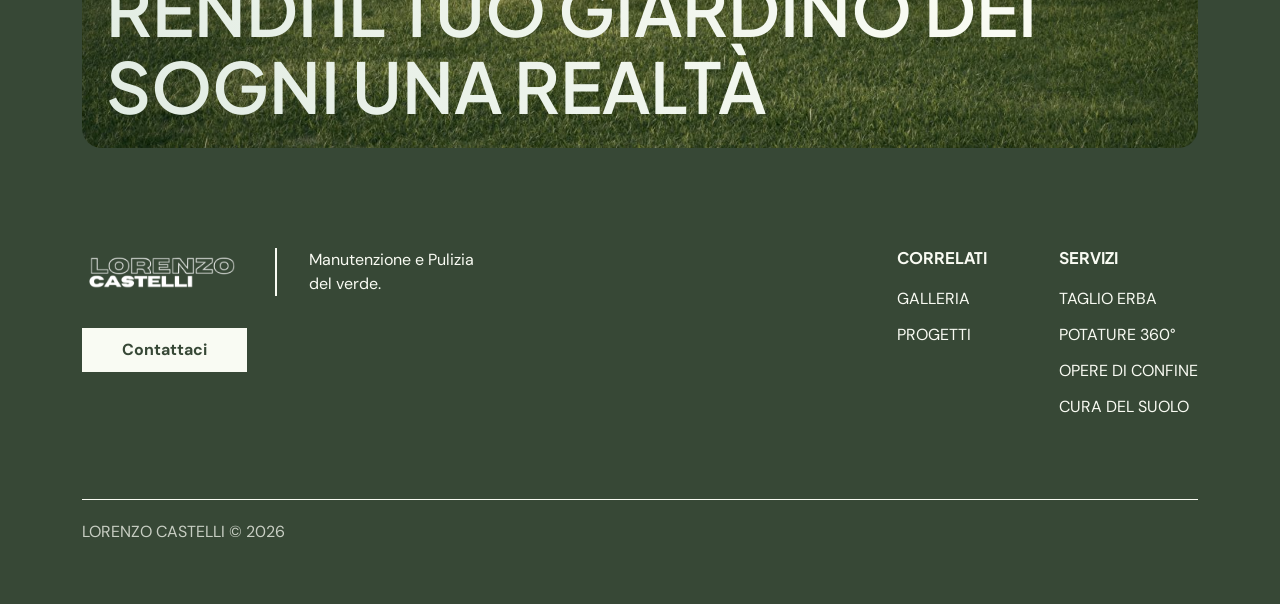
<file: contact.html>
<!DOCTYPE html>
<html class="no-js" lang="en">
  <head>
    <!-- Meta Tags -->
    <meta charset="utf-8">
    <meta http-equiv="x-ua-compatible" content="ie=edge">
    <meta name="viewport" content="width=device-width, initial-scale=1">
    <meta name="author" content="Laralink">
    <!-- Favicon Icon -->
    <link rel="icon" href="assets/img/favicon.png">
    <!-- Site Title -->
    <title>Lorenzo Castelli - Manutenzione e Pulizia del verde</title>
    <link rel="stylesheet" href="assets/css/bootstrap.min.css">
    <link rel="stylesheet" href="assets/css/fontawesome.min.css">
    <link rel="stylesheet" href="assets/css/slick.min.css">
    <link rel="stylesheet" href="assets/css/animate.css">
    <link rel="stylesheet" href="assets/css/lightgallery.min.css">
    <link rel="stylesheet" href="assets/css/style.css">
  </head>
  <body>
    <!-- Start Preloader -->
    <div class="cs_preloader">
      <div class="cs_preloader_in">
        <span></span>
        <span></span>
      </div>
      <div class="cs_preloader_text">Loading...</div>
    </div>
    <!-- End Preloader -->
    <!-- Start Header Section -->
  <header class="cs_site_header cs_style_1 cs_sticky_header">
    <div class="cs_main_header">
      <div class="container">
        <div class="cs_main_header_in">
          <div class="cs_main_header_left">
            <a class="cs_site_branding" href="index.html">
              <img src="assets/img/logo.svg" alt="Logo">
            </a>
          </div>
          <div class="cs_main_header_center">
            <div class="cs_nav cs_heading_color">
              <nav class="cs_nav_list_wrap text-uppercase">
                <ul class="cs_nav_list">
                  <li><a href="services.html">SERVIZI</a></li>
                  <li><a href="projects.html">PROGETTI</a></li>
                  <li><a href="gallery.html">GALLERIA</a></li>
                  <li><a href="contact.html">CONTATTI</a></li>
                </ul>
              </nav>
            </div>
          </div>
          <!-- <div class="cs_main_header_right">
            <div class="cs_header_icon_btns">
              
              <button type="button" class="cs_header_icon_btn cs_search_tobble_btn cs_center">
                <svg width="20" height="20" viewBox="0 0 20 20" fill="none" xmlns="http://www.w3.org/2000/svg">
                  <g>
                    <path
                      d="M19.7556 18.5774L14.0682 12.89C15.1699 11.5292 15.8332 9.8 15.8332 7.91669C15.8332 3.55174 12.2815 9.15527e-05 7.91656 9.15527e-05C3.55161 9.15527e-05 0 3.5517 0 7.91666C0 12.2816 3.55165 15.8333 7.9166 15.8333C9.7999 15.8333 11.5291 15.1699 12.8899 14.0683L18.5773 19.7557C18.7398 19.9182 18.9531 19.9999 19.1665 19.9999C19.3798 19.9999 19.5932 19.9182 19.7557 19.7557C20.0815 19.4299 20.0815 18.9032 19.7556 18.5774ZM7.9166 14.1666C4.46996 14.1666 1.66666 11.3633 1.66666 7.91666C1.66666 4.47001 4.46996 1.66672 7.9166 1.66672C11.3632 1.66672 14.1665 4.47001 14.1665 7.91666C14.1665 11.3633 11.3632 14.1666 7.9166 14.1666Z"
                      fill="currentColor" />
                  </g>
                  <defs>
                    <clipPath>
                      <rect width="20" height="20" fill="currentColor" />
                    </clipPath>
                  </defs>
                </svg>
              </button>
            </div>
          </div> -->
        </div>
      </div>
    </div>
  </header>
    <div class="cs_header_form_wrap cs_center">
      <div class="cs_header_form_overlay"></div>
      <form action="#" class="cs_header_form">
        <input type="text" class="cs_header_form_input" placeholder="Search...">
        <button type="button" class="cs_header_form_btn cs_center">
          <svg width="20" height="20" viewBox="0 0 20 20" fill="none" xmlns="http://www.w3.org/2000/svg">
            <g>
            <path d="M19.7556 18.5774L14.0682 12.89C15.1699 11.5292 15.8332 9.8 15.8332 7.91669C15.8332 3.55174 12.2815 9.15527e-05 7.91656 9.15527e-05C3.55161 9.15527e-05 0 3.5517 0 7.91666C0 12.2816 3.55165 15.8333 7.9166 15.8333C9.7999 15.8333 11.5291 15.1699 12.8899 14.0683L18.5773 19.7557C18.7398 19.9182 18.9531 19.9999 19.1665 19.9999C19.3798 19.9999 19.5932 19.9182 19.7557 19.7557C20.0815 19.4299 20.0815 18.9032 19.7556 18.5774ZM7.9166 14.1666C4.46996 14.1666 1.66666 11.3633 1.66666 7.91666C1.66666 4.47001 4.46996 1.66672 7.9166 1.66672C11.3632 1.66672 14.1665 4.47001 14.1665 7.91666C14.1665 11.3633 11.3632 14.1666 7.9166 14.1666Z" fill="currentColor"/>
            </g>
            <defs>
            <clipPath>
            <rect width="20" height="20" fill="currentColor"/>
            </clipPath>
            </defs>
          </svg>                    
        </button>
      </form>
    </div>
    <!-- End Header Section -->
    <!-- Start Page Heading Sectoin -->
    <section class="cs_page_heading cs_style_1 cs_bg_filed cs_heading_bg" data-src="assets/img/project_thumb_3.jpg">
      <div class="container">
        <ol class="breadcrumb">
          <li class="breadcrumb-item"><a href="index.html">Home</a></li>
          <li class="breadcrumb-item active">Contatti</li>
        </ol>
        <h1 class="cs_page_title mb-0 logo_cs_fs_80 wow fadeInUp">CONTATTACI</h1>
      </div>
    </section>
    <!-- End Page Heading Sectoin -->
    <!-- Start Contatti Section -->
    <div class="cs_height_100 cs_height_lg_70"></div>
    <div class="container">
      <div class="row cs_gap_y_40">
        <div class="col-lg-5">
          <div class="cs_map">
            <iframe id="map" src="https://www.google.com/maps/embed?pb=!1m18!1m12!1m3!1d67148.90616749335!2d10.93038275!3d43.94528425000001!2m3!1f0!2f0!3f0!3m2!1i1024!2i768!4f13.1!3m3!1m2!1s0x132a8bbd3a270243%3A0x3bd63b56e6433db5!2s51100%20Pistoia%20PT!5e1!3m2!1sit!2sit!4v1768724375648!5m2!1sit!2sit" width="600" height="450" style="border:0;" allowfullscreen="" loading="lazy" referrerpolicy="no-referrer-when-downgrade" allowfullscreen></iframe>
          </div>
        </div>
        <div class="col-lg-7">
          <div class="cs_pl_40">
            <!-- <div class="cs_section_heading cs_style_4 cs_mb_25">
              <h2 class="cs_section_title cs_fs_32 cs_bold mb-0">SEND US A <span>MESSAGE</span></h2>
            </div> -->
            <!-- <form action="https://api.web3forms.com/submit" method="POST" class="row cs_gap_y_24" id="cs_form">
              <input type="hidden" name="access_key" value="cd98b256-0db3-478c-ab28-1ec94f80447c">
              <div class="col-sm-6">
                <input type="text" name="name" class="cs_form_field" placeholder="Name" required>
              </div>
              <div class="col-sm-6">
                <input type="email" name="email" class="cs_form_field" placeholder="Email" required>
              </div>
              <div class="col-lg-12">
                <textarea class="cs_form_field" name="message" placeholder="Message" rows="5" required></textarea>
              </div>
              <div class="col-lg-12">
                <button class="cs_btn cs_style_1 cs_type_1 cs_bold cs_heading_bg cs_white_color w-100" type="submit">Send Message</button>
                <div id="cs_result" class="cs_heading_color"></div>
              </div>
            </form> -->
            <!-- <div class="cs_height_60 cs_height_lg_40"></div> -->
            <div class="cs_section_heading cs_style_4 cs_mb_25">
              <h2 class="cs_section_title cs_fs_32 cs_bold mb-0"><span>CONTATTI</span></h2>
            </div>
            <ul class="cs_contact_info cs_mp_0">
              <li>
                <p class="mb-0">EMAIL</p>
                <h4 class="mb-0 cs_fs_20 cs_bold">lorenzocastelli59@gmail.com</h4>
              </li>
              <li>
                <p class="mb-0">TELEFONO</p>
                <h4 class="mb-0 cs_fs_20 cs_bold">+39 389-0688-700</h4>
              </li>
              <!-- <li>
                <p class="mb-0">ADDRESS</p>
                <h4 class="mb-0 cs_fs_20 cs_bold">123 Any Where St, Any City, Any State</h4>
              </li> -->
              <li>
              </li>
            </ul>
            <a href="mailto:lorenzocastelli59@gmail.com?subject=Richiesta Informazioni&body=Buongiorno,%0D%0A%0D%0Avorrei ricevere più informazioni.%0D%0A%0D%0ANome: %0D%0ACognome: %0D%0ATelefono: %0D%0AAltro contatto: " class="cs_btn cs_style_1 cs_bold cs_white_bg wow fadeInLeft mt-5"
                  style=" background-color: #384836; color:#fff">Richiedi Informazioni</a>

          </div>
        </div>
      </div>
    </div>
    <div class="cs_height_100 cs_height_lg_70"></div>
    <!-- Start Contatti Section -->
    <!-- Start Card Section -->
    <section class="cs_half_bg">
      <div class="container">
        <div class="cs_card cs_style_1 cs_heading_bg cs_bg_filed" data-src="assets/img/card_bg.jpg">
          <div class="cs_card_top">
            <!-- <div class="cs_card_tags">
              <a href="index.html" class="cs_card_tag">Home</a>
              <a href="#" class="cs_card_tag">Garden</a>
              <a href="#" class="cs_card_tag">Landscape Design</a>
              <a href="#" class="cs_card_tag">Expert</a>
            </div> -->
          </div>
          <div class="cs_card_bottom">
            
            <h2 class="cs_card_title cs_gradient_color_1 cs_fs_80 mb-0">RENDI IL TUO GIARDINO DEI SOGNI <span>UNA REALTÀ </span> <br></h2>
          </div>
          <a href="#" class="cs_arrow_btn cs_size_lg cs_center cs_white_bg cs_heading_color">
            <svg width="16" height="16" viewBox="0 0 16 16" fill="none" xmlns="http://www.w3.org/2000/svg">
              <path d="M15.3846 0H0.615385C0.275692 0 0 0.275692 0 0.615385C0 0.955077 0.275692 1.23077 0.615385 1.23077H13.8988L0.180308 14.9495C-0.06 15.1898 -0.06 15.5794 0.180308 15.8197C0.300615 15.94 0.457846 16 0.615385 16C0.772923 16 0.930461 15.94 1.05046 15.8197L14.7692 2.10092V15.3846C14.7692 15.7243 15.0449 16 15.3846 16C15.7243 16 16 15.7243 16 15.3846V0.615385C16 0.275692 15.7243 0 15.3846 0Z" fill="currentColor"></path>
            </svg>
          </a>
        </div>
      </div>
    </section>
    <!-- End Card Section -->
    <!-- Start Footer Section -->
  <footer class="cs_footer cs_style_1 cs_color_1">
    <div class="container">
      <div class="cs_footer_row">
        <div class="cs_footer_col">
          <div class="cs_footer_widget">
            <div class="cs_text_widget">
              <img src="assets/img/logo.svg" alt="">
              <p>Manutenzione e Pulizia <br>
                del verde.</p>
            </div>
          </div>
          <div class="cs_footer_widget">
            <a href="contact.html"
              class="cs_btn cs_style_1 cs_bold cs_heading_color cs_white_bg wow fadeInLeft">Contattaci</a>
          </div>
        </div>
        <div class="cs_footer_col">
          <div class="cs_footer_widget">
            <h4 class="cs_footer_widget_title">CORRELATI</h4>
            <ul class="cs_footer_widget_menu cs_mp_0">
              <!-- <li><a href="about.html">ABOUT US</a></li> -->
              <li><a href="gallery.html">GALLERIA</a></li>
              <li><a href="projects.html">PROGETTI</a></li>
              <!-- <li><a href="blog.html">BLOG</a></li> -->
            </ul>
          </div>
        </div>
        <div class="cs_footer_col">
          <div class="cs_footer_widget">
            <h4 class="cs_footer_widget_title">SERVIZI</h4>
            <ul class="cs_footer_widget_menu cs_mp_0">
              <li><a >TAGLIO ERBA</a></li>
              <li><a >POTATURE 360°</a></li>
              <li><a >OPERE DI CONFINE</a></li>
              <li><a >CURA DEL SUOLO</a></li>
            </ul>
          </div>
        </div>

      </div>
      <div class="cs_bottom_footer">
        <div class="cs_bottom_footer_left">
          <div class="cs_copyright">LORENZO CASTELLI © 2026</div>
        </div>
      </div>
    </div>
  </footer>    <!-- End Footer Section -->
    <!-- Script -->
    <script src="assets/js/jquery-3.7.1.min.js"></script>
    <script src="assets/js/jquery.slick.min.js"></script>
    <script src="assets/js/wow.min.js"></script>
    <script src="assets/js/isotope.pkg.min.js"></script>
    <script src="assets/js/lightgallery.min.js"></script>
    <script src="assets/js/main.js"></script>
  </body>
</html>
</file>
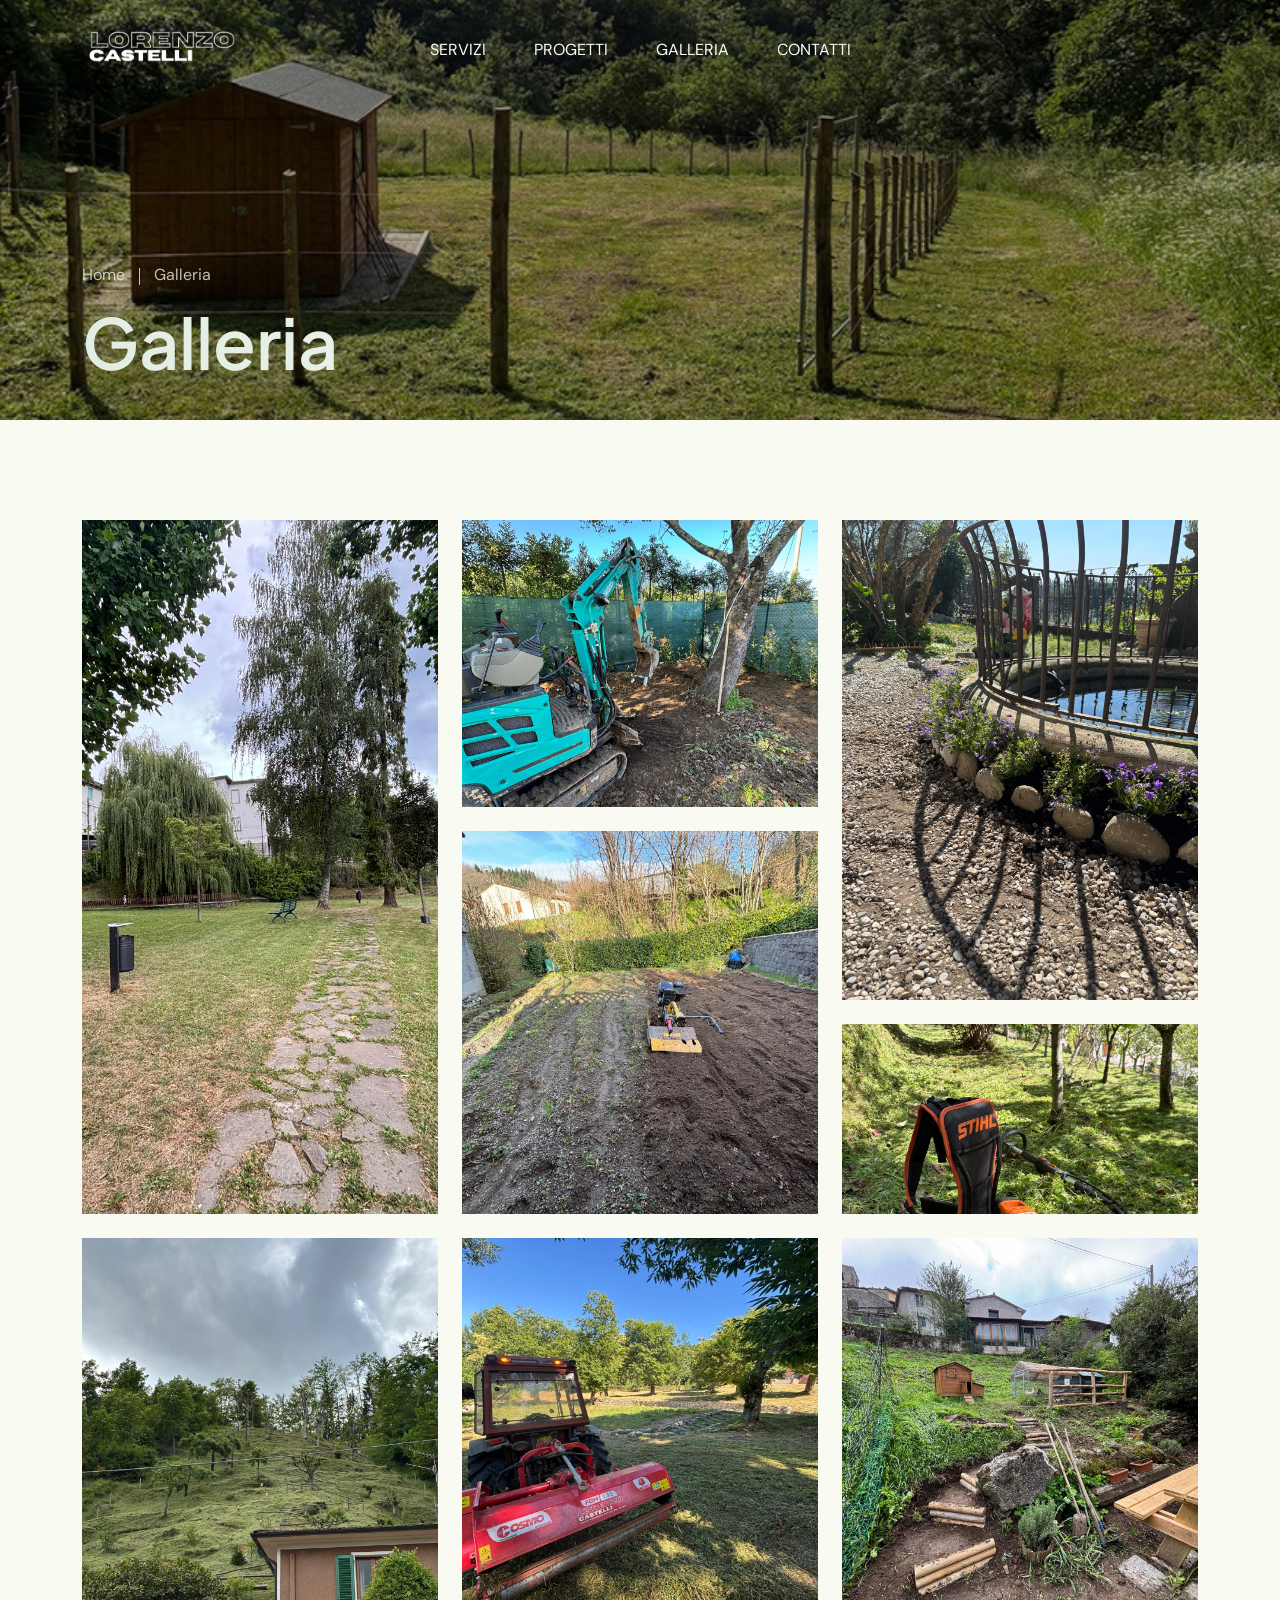
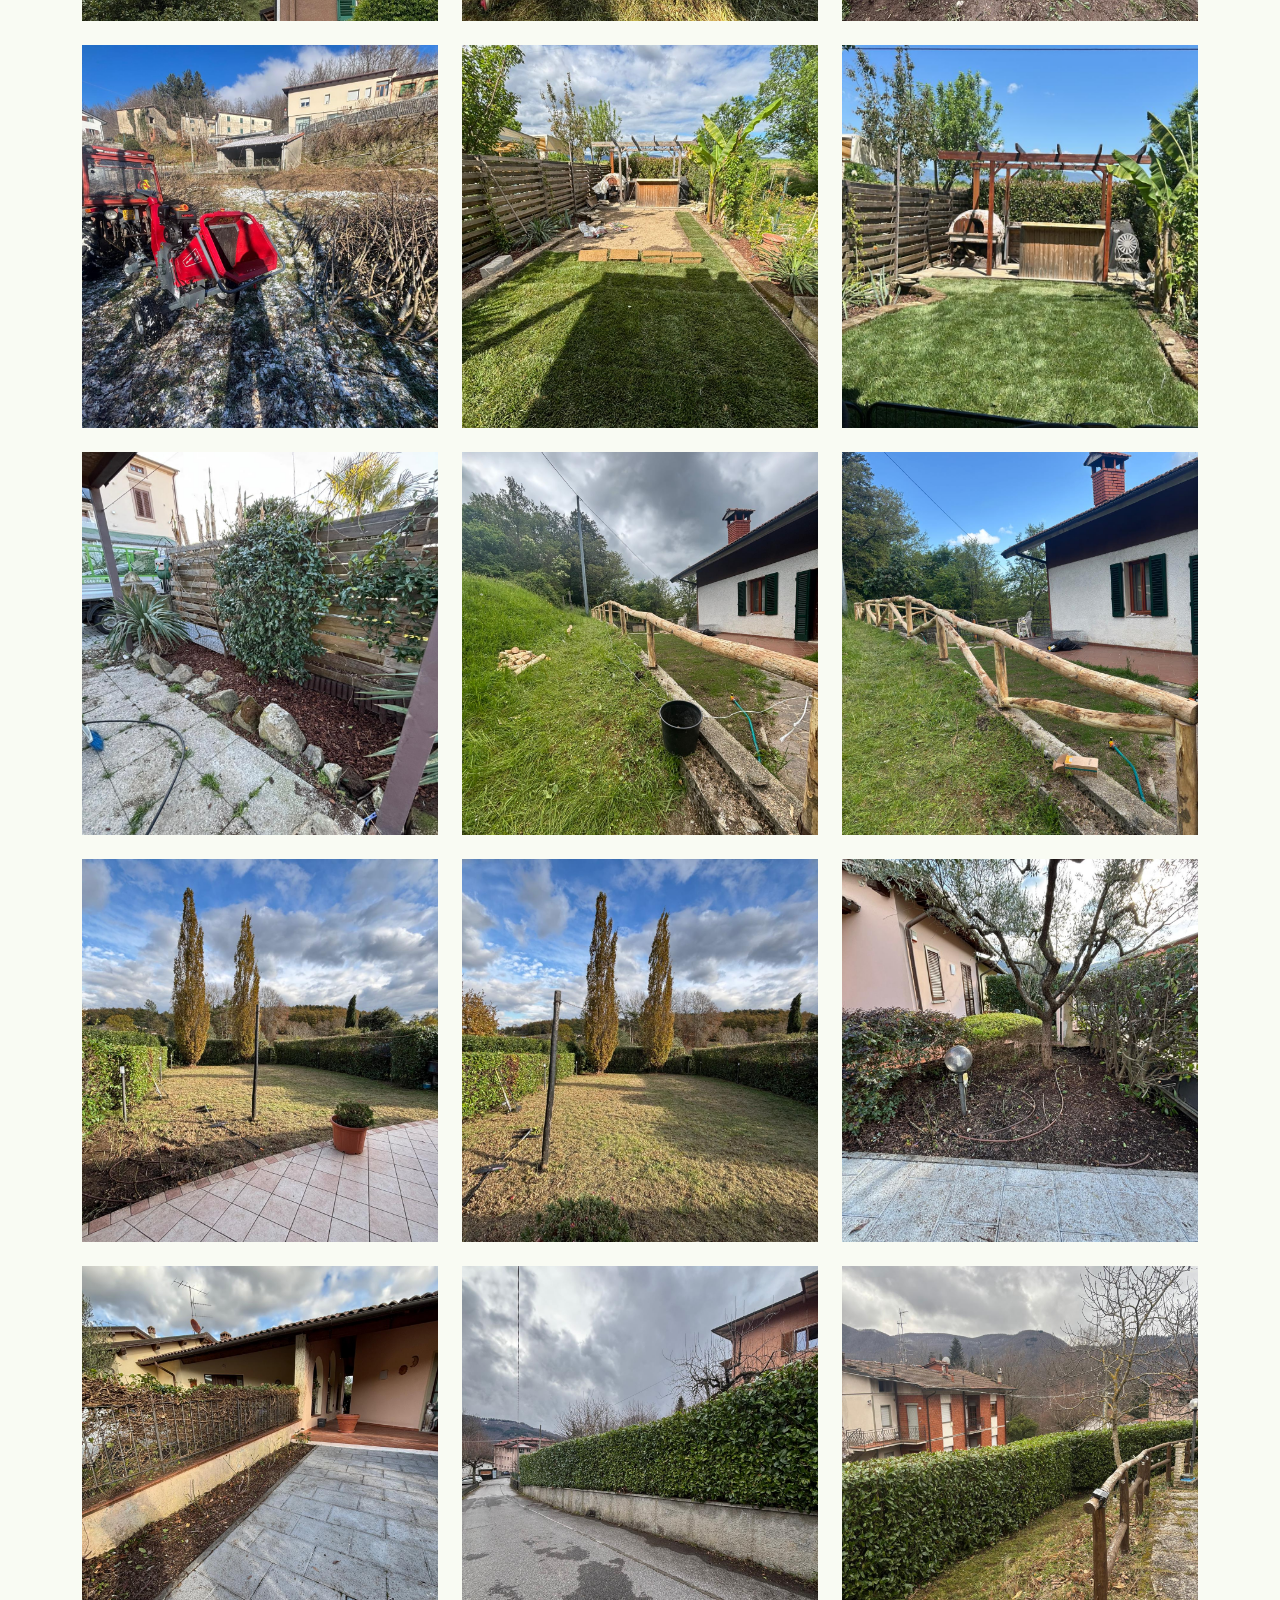
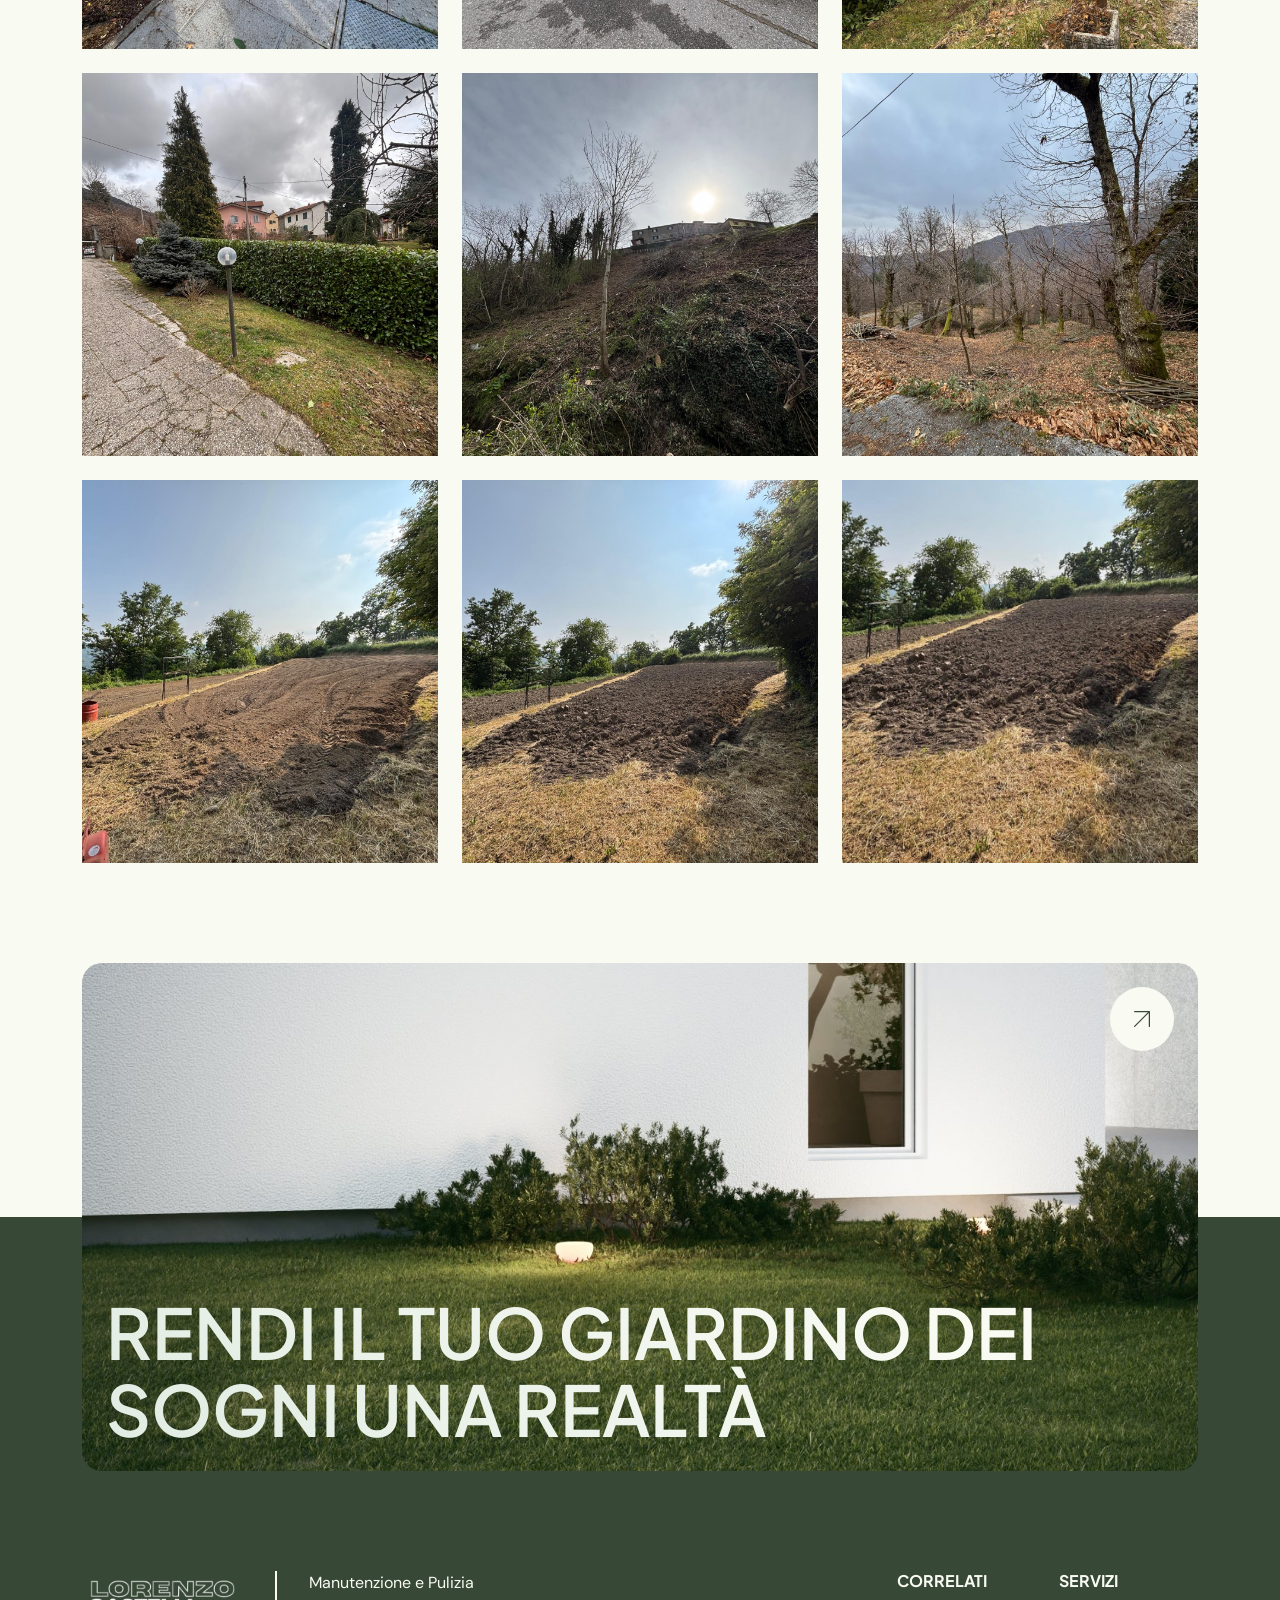
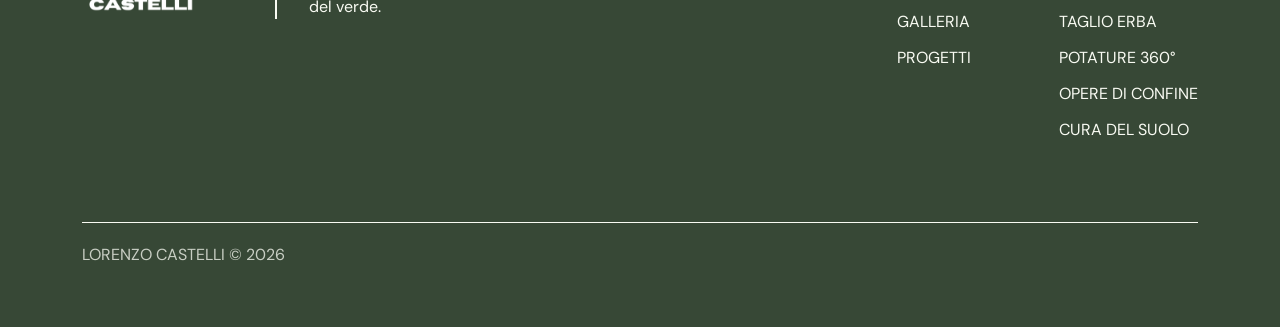
<file: gallery.html>
<!DOCTYPE html>
<html class="no-js" lang="en">

<head>
  <!-- Meta Tags -->
  <meta charset="utf-8">
  <meta http-equiv="x-ua-compatible" content="ie=edge">
  <meta name="viewport" content="width=device-width, initial-scale=1">
  <meta name="author" content="Laralink">
  <!-- Favicon Icon -->
  <link rel="icon" href="assets/img/favicon.png">
  <!-- Site Title -->
  <title>Lorenzo Castelli - Manutenzione e Pulizia del verde</title>
  <link rel="stylesheet" href="assets/css/bootstrap.min.css">
  <link rel="stylesheet" href="assets/css/fontawesome.min.css">
  <link rel="stylesheet" href="assets/css/slick.min.css">
  <link rel="stylesheet" href="assets/css/animate.css">
  <link rel="stylesheet" href="assets/css/lightgallery.min.css">
  <link rel="stylesheet" href="assets/css/style.css">
</head>

<body>
  <!-- Start Preloader -->
  <div class="cs_preloader">
    <div class="cs_preloader_in">
      <span></span>
      <span></span>
    </div>
    <div class="cs_preloader_text">Loading...</div>
  </div>
  <!-- End Preloader -->
  <!-- Start Header Section -->
  <header class="cs_site_header cs_style_1 cs_sticky_header">
    <div class="cs_main_header">
      <div class="container">
        <div class="cs_main_header_in">
          <div class="cs_main_header_left">
            <a class="cs_site_branding" href="index.html">
              <img src="assets/img/logo.svg" alt="Logo">
            </a>
          </div>
          <div class="cs_main_header_center">
            <div class="cs_nav cs_heading_color">
              <nav class="cs_nav_list_wrap text-uppercase">
                <ul class="cs_nav_list">
                  <li><a href="services.html">SERVIZI</a></li>
                  <li><a href="projects.html">PROGETTI</a></li>
                  <li><a href="gallery.html">GALLERIA</a></li>
                  <li><a href="contact.html">CONTATTI</a></li>
                </ul>
              </nav>
            </div>
          </div>
          <!-- <div class="cs_main_header_right">
            <div class="cs_header_icon_btns">
              
              <button type="button" class="cs_header_icon_btn cs_search_tobble_btn cs_center">
                <svg width="20" height="20" viewBox="0 0 20 20" fill="none" xmlns="http://www.w3.org/2000/svg">
                  <g>
                    <path
                      d="M19.7556 18.5774L14.0682 12.89C15.1699 11.5292 15.8332 9.8 15.8332 7.91669C15.8332 3.55174 12.2815 9.15527e-05 7.91656 9.15527e-05C3.55161 9.15527e-05 0 3.5517 0 7.91666C0 12.2816 3.55165 15.8333 7.9166 15.8333C9.7999 15.8333 11.5291 15.1699 12.8899 14.0683L18.5773 19.7557C18.7398 19.9182 18.9531 19.9999 19.1665 19.9999C19.3798 19.9999 19.5932 19.9182 19.7557 19.7557C20.0815 19.4299 20.0815 18.9032 19.7556 18.5774ZM7.9166 14.1666C4.46996 14.1666 1.66666 11.3633 1.66666 7.91666C1.66666 4.47001 4.46996 1.66672 7.9166 1.66672C11.3632 1.66672 14.1665 4.47001 14.1665 7.91666C14.1665 11.3633 11.3632 14.1666 7.9166 14.1666Z"
                      fill="currentColor" />
                  </g>
                  <defs>
                    <clipPath>
                      <rect width="20" height="20" fill="currentColor" />
                    </clipPath>
                  </defs>
                </svg>
              </button>
            </div>
          </div> -->
        </div>
      </div>
    </div>
  </header>
  <div class="cs_header_form_wrap cs_center">
    <div class="cs_header_form_overlay"></div>
    <form action="#" class="cs_header_form">
      <input type="text" class="cs_header_form_input" placeholder="Search...">
      <button type="button" class="cs_header_form_btn cs_center">
        <svg width="20" height="20" viewBox="0 0 20 20" fill="none" xmlns="http://www.w3.org/2000/svg">
          <g>
            <path
              d="M19.7556 18.5774L14.0682 12.89C15.1699 11.5292 15.8332 9.8 15.8332 7.91669C15.8332 3.55174 12.2815 9.15527e-05 7.91656 9.15527e-05C3.55161 9.15527e-05 0 3.5517 0 7.91666C0 12.2816 3.55165 15.8333 7.9166 15.8333C9.7999 15.8333 11.5291 15.1699 12.8899 14.0683L18.5773 19.7557C18.7398 19.9182 18.9531 19.9999 19.1665 19.9999C19.3798 19.9999 19.5932 19.9182 19.7557 19.7557C20.0815 19.4299 20.0815 18.9032 19.7556 18.5774ZM7.9166 14.1666C4.46996 14.1666 1.66666 11.3633 1.66666 7.91666C1.66666 4.47001 4.46996 1.66672 7.9166 1.66672C11.3632 1.66672 14.1665 4.47001 14.1665 7.91666C14.1665 11.3633 11.3632 14.1666 7.9166 14.1666Z"
              fill="currentColor" />
          </g>
          <defs>
            <clipPath>
              <rect width="20" height="20" fill="currentColor" />
            </clipPath>
          </defs>
        </svg>
      </button>
    </form>
  </div>
  <!-- End Header Section -->
  <!-- Start Page Heading Sectoin -->
  <section class="cs_page_heading cs_style_1 cs_bg_filed cs_heading_bg" data-src="assets/img/project_thumb_3.jpg">
    <div class="container">
      <ol class="breadcrumb">
        <li class="breadcrumb-item"><a href="index.html">Home</a></li>
        <li class="breadcrumb-item active">Galleria</li>
      </ol>
      <h1 class="cs_page_title mb-0 cs_fs_80 wow fadeInUp">Galleria</h1>
    </div>
  </section>
  <!-- End Page Heading Sectoin -->
  <!-- Start Galleria Section -->
  <div class="cs_height_100 cs_height_lg_70"></div>
  <div class="container">
    <div class="cs_isotop cs_style_1 cs_isotop_col_3 cs_has_gutter_24 cs_lightgallery">
      <div class="cs_grid_sizer"></div>


  <div class="cs_isotop_item">
          <a href="assets/img/gallery/1.jpeg" class="cs_gallery cs_style_1 cs_center cs_gallery_item">
            <img src="assets/img/gallery/1.jpeg" alt="">
            <span class="cs_gallery_info_wrap cs_center">
              <span class="cs_gallery_info text-center cs_center">
                <span class="cs_white_color cs_fs_16 cs_bold cs_mb_4 d-block">Apri</span>
              </span>
            </span>
          </a>
        </div>
 <div class="cs_isotop_item">
          <a href="assets/img/gallery/2.jpeg" class="cs_gallery cs_style_1 cs_center cs_gallery_item">
            <img src="assets/img/gallery/2.jpeg" alt="">
            <span class="cs_gallery_info_wrap cs_center">
              <span class="cs_gallery_info text-center cs_center">
                <span class="cs_white_color cs_fs_16 cs_bold cs_mb_4 d-block">Apri</span>
              </span>
            </span>
          </a>
        </div>

 <div class="cs_isotop_item">
          <a href="assets/img/gallery/3.jpeg" class="cs_gallery cs_style_1 cs_center cs_gallery_item">
            <img src="assets/img/gallery/3.jpeg" alt="">
            <span class="cs_gallery_info_wrap cs_center">
              <span class="cs_gallery_info text-center cs_center">
                <span class="cs_white_color cs_fs_16 cs_bold cs_mb_4 d-block">Apri</span>
              </span>
            </span>
          </a>
        </div>
 <div class="cs_isotop_item">
          <a href="assets/img/gallery/4.jpeg" class="cs_gallery cs_style_1 cs_center cs_gallery_item">
            <img src="assets/img/gallery/4.jpeg" alt="">
            <span class="cs_gallery_info_wrap cs_center">
              <span class="cs_gallery_info text-center cs_center">
                <span class="cs_white_color cs_fs_16 cs_bold cs_mb_4 d-block">Apri</span>
              </span>
            </span>
          </a>
        </div>

         <div class="cs_isotop_item">
          <a href="assets/img/gallery/5.jpeg" class="cs_gallery cs_style_1 cs_center cs_gallery_item">
            <img src="assets/img/gallery/5.jpeg" alt="">
            <span class="cs_gallery_info_wrap cs_center">
              <span class="cs_gallery_info text-center cs_center">
                <span class="cs_white_color cs_fs_16 cs_bold cs_mb_4 d-block">Apri</span>
              </span>
            </span>
          </a>
        </div>

         <div class="cs_isotop_item">
          <a href="assets/img/gallery/6.jpeg" class="cs_gallery cs_style_1 cs_center cs_gallery_item">
            <img src="assets/img/gallery/6.jpeg" alt="">
            <span class="cs_gallery_info_wrap cs_center">
              <span class="cs_gallery_info text-center cs_center">
                <span class="cs_white_color cs_fs_16 cs_bold cs_mb_4 d-block">Apri</span>
              </span>
            </span>
          </a>
        </div>
         <div class="cs_isotop_item">
          <a href="assets/img/gallery/7.jpeg" class="cs_gallery cs_style_1 cs_center cs_gallery_item">
            <img src="assets/img/gallery/7.jpeg" alt="">
            <span class="cs_gallery_info_wrap cs_center">
              <span class="cs_gallery_info text-center cs_center">
                <span class="cs_white_color cs_fs_16 cs_bold cs_mb_4 d-block">Apri</span>
              </span>
            </span>
          </a>
        </div>
         <div class="cs_isotop_item">
          <a href="assets/img/gallery/8.jpeg" class="cs_gallery cs_style_1 cs_center cs_gallery_item">
            <img src="assets/img/gallery/8.jpeg" alt="">
            <span class="cs_gallery_info_wrap cs_center">
              <span class="cs_gallery_info text-center cs_center">
                <span class="cs_white_color cs_fs_16 cs_bold cs_mb_4 d-block">Apri</span>
              </span>
            </span>
          </a>
        </div>
         <div class="cs_isotop_item">
          <a href="assets/img/gallery/9.jpeg" class="cs_gallery cs_style_1 cs_center cs_gallery_item">
            <img src="assets/img/gallery/9.jpeg" alt="">
            <span class="cs_gallery_info_wrap cs_center">
              <span class="cs_gallery_info text-center cs_center">
                <span class="cs_white_color cs_fs_16 cs_bold cs_mb_4 d-block">Apri</span>
              </span>
            </span>
          </a>
        </div>
      <div class="cs_isotop_item">
        <a href="assets/img/projects/project1/3.jpeg" class="cs_gallery cs_style_1 cs_center cs_gallery_item">
          <img src="assets/img/projects/project1/3.jpeg" alt="">
          <span class="cs_gallery_info_wrap cs_center">
            <span class="cs_gallery_info text-center cs_center">
              <span class="cs_white_color cs_fs_16 cs_bold cs_mb_4 d-block">Apri</span>
            </span>
          </span>
        </a>
      </div>

      <div class="cs_isotop_item">
        <a href="assets/img/projects/project1/4.jpeg" class="cs_gallery cs_style_1 cs_center cs_gallery_item">
          <img src="assets/img/projects/project1/4.jpeg" alt="">
          <span class="cs_gallery_info_wrap cs_center">
            <span class="cs_gallery_info text-center cs_center">
              <span class="cs_white_color cs_fs_16 cs_bold cs_mb_4 d-block">Apri</span>
            </span>
          </span>
        </a>
      </div>

      <div class="cs_isotop_item">
        <a href="assets/img/projects/project1/6.jpeg" class="cs_gallery cs_style_1 cs_center cs_gallery_item">
          <img src="assets/img/projects/project1/6.jpeg" alt="">
          <span class="cs_gallery_info_wrap cs_center">
            <span class="cs_gallery_info text-center cs_center">
              <span class="cs_white_color cs_fs_16 cs_bold cs_mb_4 d-block">Apri</span>
            </span>
          </span>
        </a>
      </div>



      <div class="cs_isotop_item">
        <a href="assets/img/projects/project2/2.jpeg" class="cs_gallery cs_style_1 cs_center cs_gallery_item">
          <img src="assets/img/projects/project2/2.jpeg" alt="">
          <span class="cs_gallery_info_wrap cs_center">
            <span class="cs_gallery_info text-center cs_center">
              <span class="cs_white_color cs_fs_16 cs_bold cs_mb_4 d-block">Apri</span>
            </span>
          </span>
        </a>
      </div>
      <div class="cs_isotop_item">
        <a href="assets/img/projects/project2/1.jpeg" class="cs_gallery cs_style_1 cs_center cs_gallery_item">
          <img src="assets/img/projects/project2/1.jpeg" alt="">
          <span class="cs_gallery_info_wrap cs_center">
            <span class="cs_gallery_info text-center cs_center">
              <span class="cs_white_color cs_fs_16 cs_bold cs_mb_4 d-block">Apri</span>
            </span>
          </span>
        </a>
      </div>


      <div class="cs_isotop_item">
        <a href="assets/img/projects/project3/2.jpeg" class="cs_gallery cs_style_1 cs_center cs_gallery_item">
          <img src="assets/img/projects/project3/2.jpeg" alt="">
          <span class="cs_gallery_info_wrap cs_center">
            <span class="cs_gallery_info text-center cs_center">
              <span class="cs_white_color cs_fs_16 cs_bold cs_mb_4 d-block">Apri</span>
            </span>
          </span>
        </a>
      </div>

      <div class="cs_isotop_item">
        <a href="assets/img/projects/project3/3.jpeg" class="cs_gallery cs_style_1 cs_center cs_gallery_item">
          <img src="assets/img/projects/project3/3.jpeg" alt="">
          <span class="cs_gallery_info_wrap cs_center">
            <span class="cs_gallery_info text-center cs_center">
              <span class="cs_white_color cs_fs_16 cs_bold cs_mb_4 d-block">Apri</span>
            </span>
          </span>
        </a>
      </div>

      <div class="cs_isotop_item">
        <a href="assets/img/projects/project3/5.jpeg" class="cs_gallery cs_style_1 cs_center cs_gallery_item">
          <img src="assets/img/projects/project3/5.jpeg" alt="">
          <span class="cs_gallery_info_wrap cs_center">
            <span class="cs_gallery_info text-center cs_center">
              <span class="cs_white_color cs_fs_16 cs_bold cs_mb_4 d-block">Apri</span>
            </span>
          </span>
        </a>
      </div>

      <div class="cs_isotop_item">
        <a href="assets/img/projects/project3/7.jpeg" class="cs_gallery cs_style_1 cs_center cs_gallery_item">
          <img src="assets/img/projects/project3/7.jpeg" alt="">
          <span class="cs_gallery_info_wrap cs_center">
            <span class="cs_gallery_info text-center cs_center">
              <span class="cs_white_color cs_fs_16 cs_bold cs_mb_4 d-block">Apri</span>
            </span>
          </span>
        </a>
      </div>

      <div class="cs_isotop_item">
        <a href="assets/img/projects/project3/9.jpeg" class="cs_gallery cs_style_1 cs_center cs_gallery_item">
          <img src="assets/img/projects/project3/9.jpeg" alt="">
          <span class="cs_gallery_info_wrap cs_center">
            <span class="cs_gallery_info text-center cs_center">
              <span class="cs_white_color cs_fs_16 cs_bold cs_mb_4 d-block">Apri</span>
            </span>
          </span>
        </a>
      </div>

      <div class="cs_isotop_item">
        <a href="assets/img/projects/project3/11.jpeg" class="cs_gallery cs_style_1 cs_center cs_gallery_item">
          <img src="assets/img/projects/project3/11.jpeg" alt="">
          <span class="cs_gallery_info_wrap cs_center">
            <span class="cs_gallery_info text-center cs_center">
              <span class="cs_white_color cs_fs_16 cs_bold cs_mb_4 d-block">Apri</span>
            </span>
          </span>
        </a>
      </div>

      <div class="cs_isotop_item">
        <a href="assets/img/projects/project3/13.jpeg" class="cs_gallery cs_style_1 cs_center cs_gallery_item">
          <img src="assets/img/projects/project3/13.jpeg" alt="">
          <span class="cs_gallery_info_wrap cs_center">
            <span class="cs_gallery_info text-center cs_center">
              <span class="cs_white_color cs_fs_16 cs_bold cs_mb_4 d-block">Apri</span>
            </span>
          </span>
        </a>
      </div>



      <div class="cs_isotop_item">
        <a href="assets/img/projects/project4/2.jpeg" class="cs_gallery cs_style_1 cs_center cs_gallery_item">
          <img src="assets/img/projects/project4/2.jpeg" alt="">
          <span class="cs_gallery_info_wrap cs_center">
            <span class="cs_gallery_info text-center cs_center">
              <span class="cs_white_color cs_fs_16 cs_bold cs_mb_4 d-block">Apri</span>
            </span>
          </span>
        </a>
      </div>

      <div class="cs_isotop_item">
        <a href="assets/img/projects/project4/4.jpeg" class="cs_gallery cs_style_1 cs_center cs_gallery_item">
          <img src="assets/img/projects/project4/4.jpeg" alt="">
          <span class="cs_gallery_info_wrap cs_center">
            <span class="cs_gallery_info text-center cs_center">
              <span class="cs_white_color cs_fs_16 cs_bold cs_mb_4 d-block">Apri</span>
            </span>
          </span>
        </a>
      </div>

      <div class="cs_isotop_item">
        <a href="assets/img/projects/project4/6.jpeg" class="cs_gallery cs_style_1 cs_center cs_gallery_item">
          <img src="assets/img/projects/project4/6.jpeg" alt="">
          <span class="cs_gallery_info_wrap cs_center">
            <span class="cs_gallery_info text-center cs_center">
              <span class="cs_white_color cs_fs_16 cs_bold cs_mb_4 d-block">Apri</span>
            </span>
          </span>
        </a>
      </div>

      <div class="cs_isotop_item">
        <a href="assets/img/projects/project4/7.jpeg" class="cs_gallery cs_style_1 cs_center cs_gallery_item">
          <img src="assets/img/projects/project4/7.jpeg" alt="">
          <span class="cs_gallery_info_wrap cs_center">
            <span class="cs_gallery_info text-center cs_center">
              <span class="cs_white_color cs_fs_16 cs_bold cs_mb_4 d-block">Apri</span>
            </span>
          </span>
        </a>
      </div>
      <div class="cs_isotop_item">
        <a href="assets/img/projects/project4/8.jpeg" class="cs_gallery cs_style_1 cs_center cs_gallery_item">
          <img src="assets/img/projects/project4/8.jpeg" alt="">
          <span class="cs_gallery_info_wrap cs_center">
            <span class="cs_gallery_info text-center cs_center">
              <span class="cs_white_color cs_fs_16 cs_bold cs_mb_4 d-block">Apri</span>
            </span>
          </span>
        </a>
      </div>


    </div>
  </div>
  <div class="cs_height_100 cs_height_lg_70"></div>
  <!-- End Galleria Section -->
  <!-- Start Card Section -->
  <section class="cs_half_bg">
    <div class="container">
      <div class="cs_card cs_style_1 cs_heading_bg cs_bg_filed" data-src="assets/img/card_bg.jpg">
        <div class="cs_card_top">
          <!-- <div class="cs_card_tags">
              <a href="index.html" class="cs_card_tag">Home</a>
              <a href="#" class="cs_card_tag">Garden</a>
              <a href="#" class="cs_card_tag">Landscape Design</a>
              <a href="#" class="cs_card_tag">Expert</a>
            </div> -->
        </div>
        <div class="cs_card_bottom">

          <h2 class="cs_card_title cs_gradient_color_1 cs_fs_80 mb-0">RENDI IL TUO GIARDINO DEI SOGNI <span>UNA REALTÀ
            </span> <br></h2>
        </div>
        <a href="#" class="cs_arrow_btn cs_size_lg cs_center cs_white_bg cs_heading_color">
          <svg width="16" height="16" viewBox="0 0 16 16" fill="none" xmlns="http://www.w3.org/2000/svg">
            <path
              d="M15.3846 0H0.615385C0.275692 0 0 0.275692 0 0.615385C0 0.955077 0.275692 1.23077 0.615385 1.23077H13.8988L0.180308 14.9495C-0.06 15.1898 -0.06 15.5794 0.180308 15.8197C0.300615 15.94 0.457846 16 0.615385 16C0.772923 16 0.930461 15.94 1.05046 15.8197L14.7692 2.10092V15.3846C14.7692 15.7243 15.0449 16 15.3846 16C15.7243 16 16 15.7243 16 15.3846V0.615385C16 0.275692 15.7243 0 15.3846 0Z"
              fill="currentColor"></path>
          </svg>
        </a>
      </div>
    </div>
  </section>
  <!-- End Card Section -->
  <!-- Start Footer Section -->
  <footer class="cs_footer cs_style_1 cs_color_1">
    <div class="container">
      <div class="cs_footer_row">
        <div class="cs_footer_col">
          <div class="cs_footer_widget">
            <div class="cs_text_widget">
              <img src="assets/img/logo.svg" alt="">
              <p>Manutenzione e Pulizia <br>
                del verde.</p>
            </div>
          </div>
          <div class="cs_footer_widget">
            <a href="contact.html"
              class="cs_btn cs_style_1 cs_bold cs_heading_color cs_white_bg wow fadeInLeft">Contattaci</a>
          </div>
        </div>
        <div class="cs_footer_col">
          <div class="cs_footer_widget">
            <h4 class="cs_footer_widget_title">CORRELATI</h4>
            <ul class="cs_footer_widget_menu cs_mp_0">
              <!-- <li><a href="about.html">ABOUT US</a></li> -->
              <li><a href="gallery.html">GALLERIA</a></li>
              <li><a href="projects.html">PROGETTI</a></li>
              <!-- <li><a href="blog.html">BLOG</a></li> -->
            </ul>
          </div>
        </div>
        <div class="cs_footer_col">
          <div class="cs_footer_widget">
            <h4 class="cs_footer_widget_title">SERVIZI</h4>
            <ul class="cs_footer_widget_menu cs_mp_0">
              <li><a>TAGLIO ERBA</a></li>
              <li><a>POTATURE 360°</a></li>
              <li><a>OPERE DI CONFINE</a></li>
              <li><a>CURA DEL SUOLO</a></li>
            </ul>
          </div>
        </div>

      </div>
      <div class="cs_bottom_footer">
        <div class="cs_bottom_footer_left">
          <div class="cs_copyright">LORENZO CASTELLI © 2026</div>
        </div>
      </div>
    </div>
  </footer> <!-- End Footer Section -->
  <!-- Script -->
  <script src="assets/js/jquery-3.7.1.min.js"></script>
  <script src="assets/js/jquery.slick.min.js"></script>
  <script src="assets/js/wow.min.js"></script>
  <script src="assets/js/isotope.pkg.min.js"></script>
  <script src="assets/js/lightgallery.min.js"></script>
  <script src="assets/js/main.js"></script>
</body>

</html>
</file>
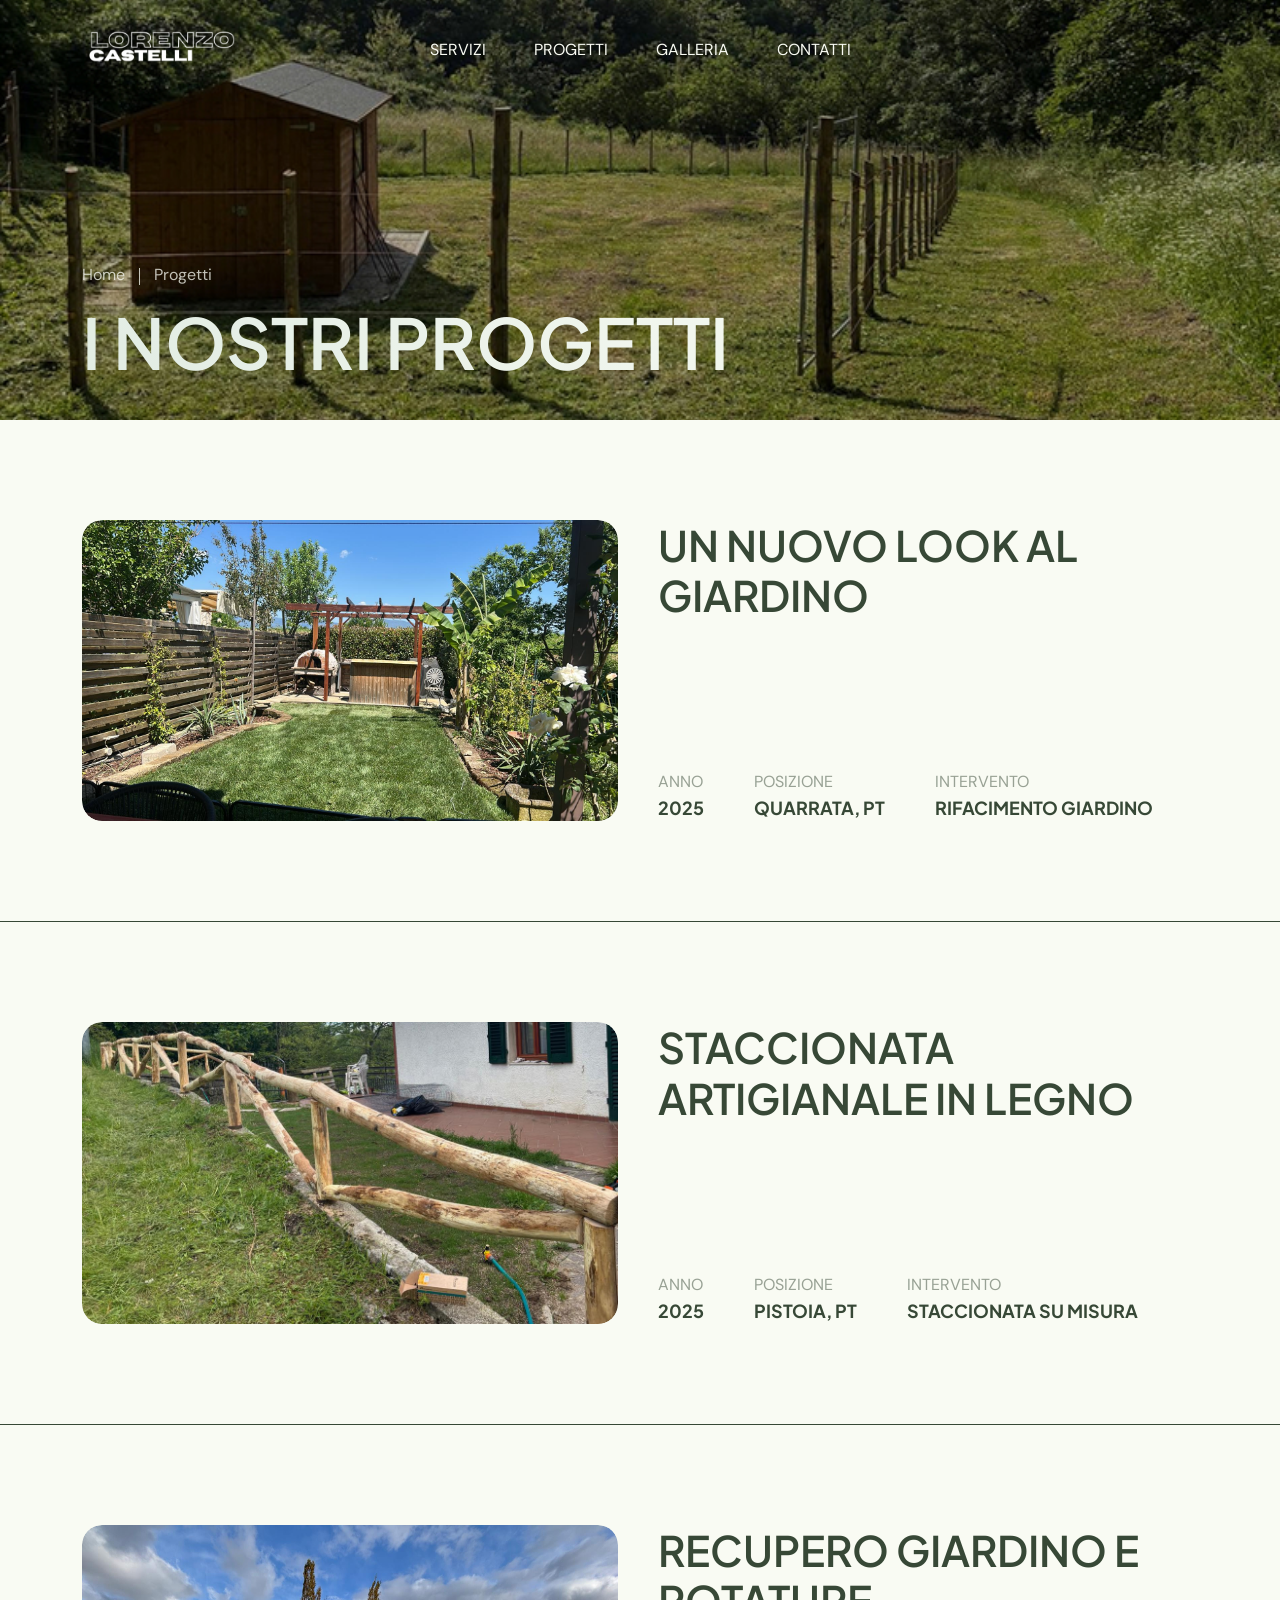
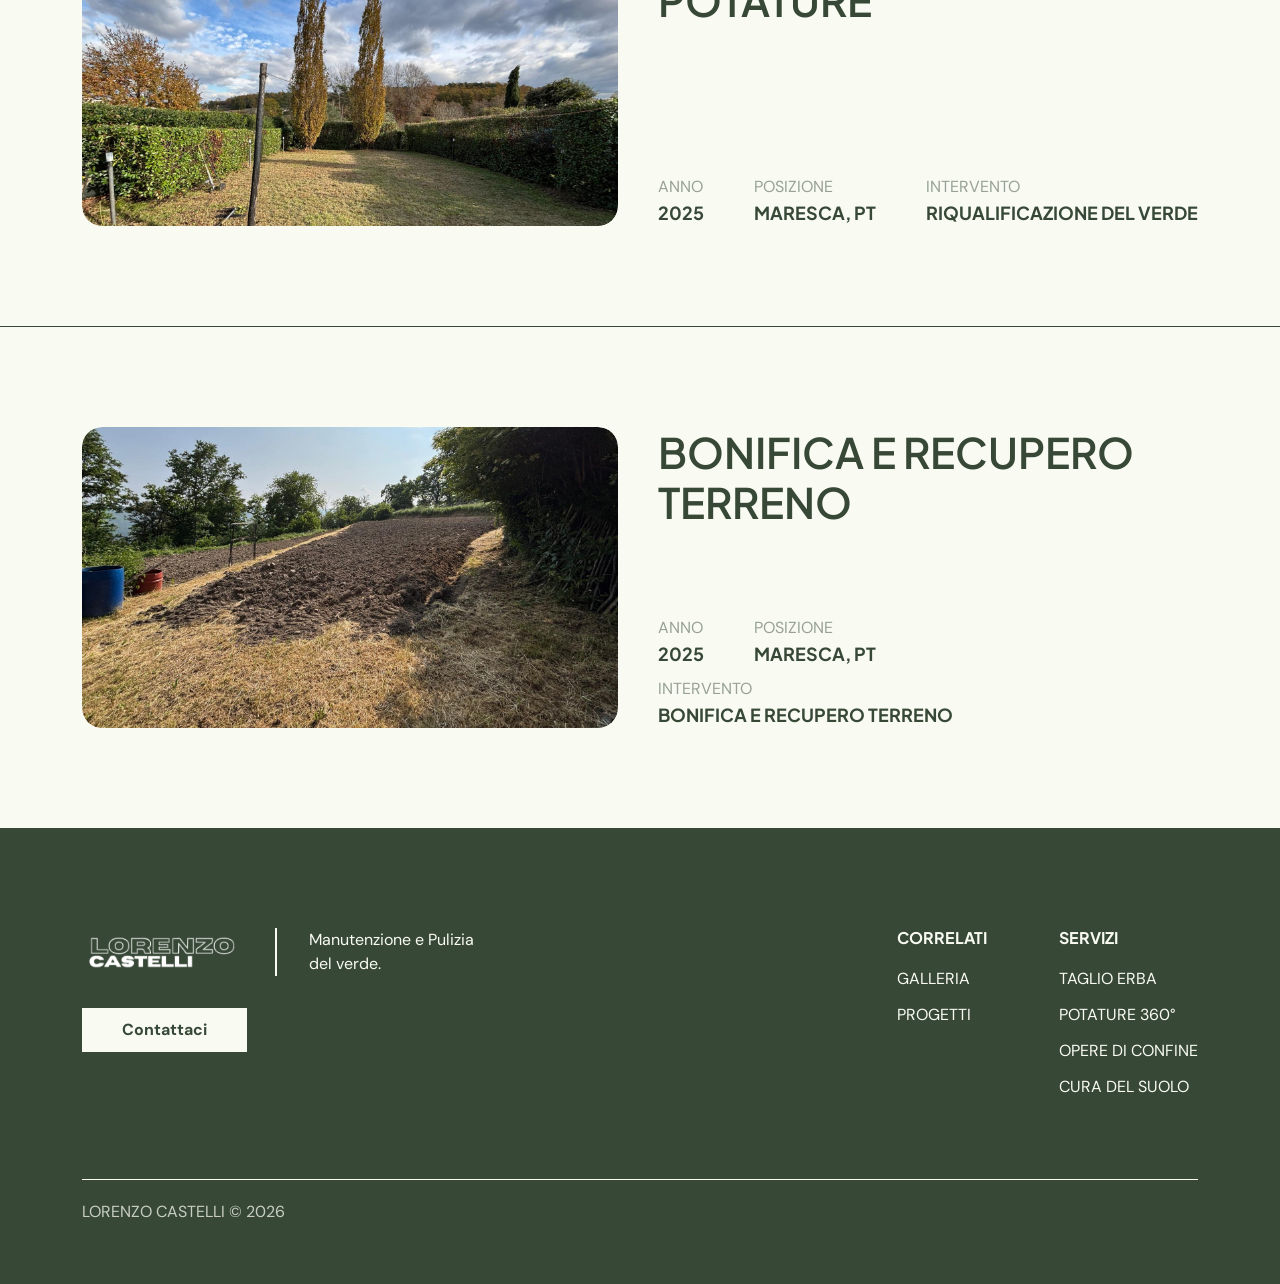
<file: projects.html>
<!DOCTYPE html>
<html class="no-js" lang="en">

<head>
  <!-- Meta Tags -->
  <meta charset="utf-8">
  <meta http-equiv="x-ua-compatible" content="ie=edge">
  <meta name="viewport" content="width=device-width, initial-scale=1">
  <meta name="author" content="Laralink">
  <!-- Favicon Icon -->
  <link rel="icon" href="assets/img/favicon.png">
  <!-- Site Title -->
  <title>Lorenzo Castelli - Manutenzione e Pulizia del verde</title>
  <link rel="stylesheet" href="assets/css/bootstrap.min.css">
  <link rel="stylesheet" href="assets/css/fontawesome.min.css">
  <link rel="stylesheet" href="assets/css/slick.min.css">
  <link rel="stylesheet" href="assets/css/animate.css">
  <link rel="stylesheet" href="assets/css/lightgallery.min.css">
  <link rel="stylesheet" href="assets/css/style.css">
</head>

<body>
  <!-- Start Preloader -->
  <div class="cs_preloader">
    <div class="cs_preloader_in">
      <span></span>
      <span></span>
    </div>
    <div class="cs_preloader_text">Loading...</div>
  </div>
  <!-- End Preloader -->
  <!-- Start Header Section -->
  <header class="cs_site_header cs_style_1 cs_sticky_header">
    <div class="cs_main_header">
      <div class="container">
        <div class="cs_main_header_in">
          <div class="cs_main_header_left">
            <a class="cs_site_branding" href="index.html">
              <img src="assets/img/logo.svg" alt="Logo">
            </a>
          </div>
          <div class="cs_main_header_center">
            <div class="cs_nav cs_heading_color">
              <nav class="cs_nav_list_wrap text-uppercase">
                <ul class="cs_nav_list">
                  <li><a href="services.html">SERVIZI</a></li>
                  <li><a href="projects.html">PROGETTI</a></li>
                  <li><a href="gallery.html">GALLERIA</a></li>
                  <li><a href="contact.html">CONTATTI</a></li>
                </ul>
              </nav>
            </div>
          </div>
          <!-- <div class="cs_main_header_right">
            <div class="cs_header_icon_btns">
              
              <button type="button" class="cs_header_icon_btn cs_search_tobble_btn cs_center">
                <svg width="20" height="20" viewBox="0 0 20 20" fill="none" xmlns="http://www.w3.org/2000/svg">
                  <g>
                    <path
                      d="M19.7556 18.5774L14.0682 12.89C15.1699 11.5292 15.8332 9.8 15.8332 7.91669C15.8332 3.55174 12.2815 9.15527e-05 7.91656 9.15527e-05C3.55161 9.15527e-05 0 3.5517 0 7.91666C0 12.2816 3.55165 15.8333 7.9166 15.8333C9.7999 15.8333 11.5291 15.1699 12.8899 14.0683L18.5773 19.7557C18.7398 19.9182 18.9531 19.9999 19.1665 19.9999C19.3798 19.9999 19.5932 19.9182 19.7557 19.7557C20.0815 19.4299 20.0815 18.9032 19.7556 18.5774ZM7.9166 14.1666C4.46996 14.1666 1.66666 11.3633 1.66666 7.91666C1.66666 4.47001 4.46996 1.66672 7.9166 1.66672C11.3632 1.66672 14.1665 4.47001 14.1665 7.91666C14.1665 11.3633 11.3632 14.1666 7.9166 14.1666Z"
                      fill="currentColor" />
                  </g>
                  <defs>
                    <clipPath>
                      <rect width="20" height="20" fill="currentColor" />
                    </clipPath>
                  </defs>
                </svg>
              </button>
            </div>
          </div> -->
        </div>
      </div>
    </div>
  </header>
  <div class="cs_header_form_wrap cs_center">
    <div class="cs_header_form_overlay"></div>
    <form action="#" class="cs_header_form">
      <input type="text" class="cs_header_form_input" placeholder="Search...">
      <button type="button" class="cs_header_form_btn cs_center">
        <svg width="20" height="20" viewBox="0 0 20 20" fill="none" xmlns="http://www.w3.org/2000/svg">
          <g>
            <path
              d="M19.7556 18.5774L14.0682 12.89C15.1699 11.5292 15.8332 9.8 15.8332 7.91669C15.8332 3.55174 12.2815 9.15527e-05 7.91656 9.15527e-05C3.55161 9.15527e-05 0 3.5517 0 7.91666C0 12.2816 3.55165 15.8333 7.9166 15.8333C9.7999 15.8333 11.5291 15.1699 12.8899 14.0683L18.5773 19.7557C18.7398 19.9182 18.9531 19.9999 19.1665 19.9999C19.3798 19.9999 19.5932 19.9182 19.7557 19.7557C20.0815 19.4299 20.0815 18.9032 19.7556 18.5774ZM7.9166 14.1666C4.46996 14.1666 1.66666 11.3633 1.66666 7.91666C1.66666 4.47001 4.46996 1.66672 7.9166 1.66672C11.3632 1.66672 14.1665 4.47001 14.1665 7.91666C14.1665 11.3633 11.3632 14.1666 7.9166 14.1666Z"
              fill="currentColor" />
          </g>
          <defs>
            <clipPath>
              <rect width="20" height="20" fill="currentColor" />
            </clipPath>
          </defs>
        </svg>
      </button>
    </form>
  </div>
  <!-- End Header Section -->
  <!-- Start Page Heading Sectoin -->
  <section class="cs_page_heading cs_style_1 cs_bg_filed cs_heading_bg" data-src="assets/img/project_thumb_3.jpg">
    <div class="container">
      <ol class="breadcrumb">
        <li class="breadcrumb-item"><a href="index.html">Home</a></li>
        <li class="breadcrumb-item active">Progetti</li>
      </ol>
      <h1 class="cs_page_title mb-0 cs_fs_80 wow fadeInUp">I NOSTRI PROGETTI</h1>
    </div>
  </section>
  <!-- End Page Heading Sectoin -->
  <!-- Start Progetti -->
  <div class="container">
    <div class="cs_height_100 cs_height_lg_70"></div>
    <div class="cs_card cs_style_5">
      <a href="projects/project1.html" class="cs_card_thumb">
        <img src="assets/img/projects/project1/4.jpeg" alt="">
      </a>
      <div class="cs_card_right">
        <h2 class="cs_card_title cs_fs_40 mb-0">
          <a href="projects/project1.html" class="cs_card_link">UN NUOVO LOOK AL GIARDINO</a>
        </h2>
        <ul class="cs_card_info_list cs_mp_0">
          <li>
            <p class="mb-0">ANNO</p>
            <h4 class="mb-0 cs_fs_20 cs_bold">2025</h4>
          </li>
          <li>
            <p class="mb-0">POSIZIONE</p>
            <h4 class="mb-0 cs_fs_20 cs_bold">QUARRATA, PT</h4>
          </li>
          <li>
            <p class="mb-0">INTERVENTO</p>
            <h4 class="mb-0 cs_fs_20 cs_bold">RIFACIMENTO GIARDINO</h4>
          </li>
        </ul>
      </div>
    </div>
    <div class="cs_height_100 cs_height_lg_70"></div>

  </div>



  <hr>

  <div class="container">
    <div class="cs_height_100 cs_height_lg_70"></div>
    <div class="cs_card cs_style_5">
      <a href="projects/project2.html" class="cs_card_thumb">
        <img src="assets/img/projects/project2/4.jpeg" alt="">
      </a>
      <div class="cs_card_right">
        <h2 class="cs_card_title cs_fs_40 mb-0">
          <a href="projects/project2.html" class="cs_card_link">STACCIONATA ARTIGIANALE IN LEGNO</a>
        </h2>
        <ul class="cs_card_info_list cs_mp_0">
          <li>
            <p class="mb-0">ANNO</p>
            <h4 class="mb-0 cs_fs_20 cs_bold">2025</h4>
          </li>
          <li>
            <p class="mb-0">POSIZIONE</p>
            <h4 class="mb-0 cs_fs_20 cs_bold">PISTOIA, PT</h4>
          </li>
          <li>
            <p class="mb-0">INTERVENTO</p>
            <h4 class="mb-0 cs_fs_20 cs_bold">STACCIONATA SU MISURA</h4>
          </li>
        </ul>
      </div>
    </div>
    <div class="cs_height_100 cs_height_lg_70"></div>

  </div>


  <hr>

  <div class="container">
    <div class="cs_height_100 cs_height_lg_70"></div>
    <div class="cs_card cs_style_5">
      <a href="projects/project3.html" class="cs_card_thumb">
        <img src="assets/img/projects/project3/14.jpeg" alt="">
      </a>
      <div class="cs_card_right">
        <h2 class="cs_card_title cs_fs_40 mb-0">
          <a href="projects/project3.html" class="cs_card_link">RECUPERO GIARDINO E POTATURE</a>
        </h2>
        <ul class="cs_card_info_list cs_mp_0">
          <li>
            <p class="mb-0">ANNO</p>
            <h4 class="mb-0 cs_fs_20 cs_bold">2025</h4>
          </li>
          <li>
            <p class="mb-0">POSIZIONE</p>
            <h4 class="mb-0 cs_fs_20 cs_bold">MARESCA, PT</h4>
          </li>
          <li>
            <p class="mb-0">INTERVENTO</p>
            <h4 class="mb-0 cs_fs_20 cs_bold">RIQUALIFICAZIONE DEL VERDE</h4>
          </li>
        </ul>
      </div>
    </div>
    <div class="cs_height_100 cs_height_lg_70"></div>

  </div>
  <hr>

  <div class="container">
    <div class="cs_height_100 cs_height_lg_70"></div>
    <div class="cs_card cs_style_5">
      <a href="projects/project4.html" class="cs_card_thumb">
        <img src="assets/img/projects/project4/8.jpeg" alt="">
      </a>
      <div class="cs_card_right">
        <h2 class="cs_card_title cs_fs_40 mb-0">
          <a href="projects/project4.html" class="cs_card_link">BONIFICA E RECUPERO TERRENO</a>
        </h2>
        <ul class="cs_card_info_list cs_mp_0">
          <li>
            <p class="mb-0">ANNO</p>
            <h4 class="mb-0 cs_fs_20 cs_bold">2025</h4>
          </li>
          <li>
            <p class="mb-0">POSIZIONE</p>
            <h4 class="mb-0 cs_fs_20 cs_bold">MARESCA, PT</h4>
          </li>
          <li>
            <p class="mb-0">INTERVENTO</p>
            <h4 class="mb-0 cs_fs_20 cs_bold">BONIFICA E RECUPERO TERRENO</h4>
          </li>
        </ul>
      </div>
    </div>
    <div class="cs_height_100 cs_height_lg_70"></div>

  </div>


  <!-- End Progetti -->
  <!-- Start Accordion Section -->
  <!-- End Accordion Section -->
  <!-- Start Footer Section -->
  <footer class="cs_footer cs_style_1 cs_color_1">
    <div class="container">
      <div class="cs_footer_row">
        <div class="cs_footer_col">
          <div class="cs_footer_widget">
            <div class="cs_text_widget">
              <img src="assets/img/logo.svg" alt="">
              <p>Manutenzione e Pulizia <br>
                del verde.</p>
            </div>
          </div>
          <div class="cs_footer_widget">
            <a href="contact.html"
              class="cs_btn cs_style_1 cs_bold cs_heading_color cs_white_bg wow fadeInLeft">Contattaci</a>
          </div>
        </div>
        <div class="cs_footer_col">
          <div class="cs_footer_widget">
            <h4 class="cs_footer_widget_title">CORRELATI</h4>
            <ul class="cs_footer_widget_menu cs_mp_0">
              <!-- <li><a href="about.html">ABOUT US</a></li> -->
              <li><a href="gallery.html">GALLERIA</a></li>
              <li><a href="projects.html">PROGETTI</a></li>
              <!-- <li><a href="blog.html">BLOG</a></li> -->
            </ul>
          </div>
        </div>
        <div class="cs_footer_col">
          <div class="cs_footer_widget">
            <h4 class="cs_footer_widget_title">SERVIZI</h4>
            <ul class="cs_footer_widget_menu cs_mp_0">
              <li><a >TAGLIO ERBA</a></li>
              <li><a >POTATURE 360°</a></li>
              <li><a >OPERE DI CONFINE</a></li>
              <li><a >CURA DEL SUOLO</a></li>
            </ul>
          </div>
        </div>

      </div>
      <div class="cs_bottom_footer">
        <div class="cs_bottom_footer_left">
          <div class="cs_copyright">LORENZO CASTELLI © 2026</div>
        </div>
      </div>
    </div>
  </footer>
  <!-- End Footer Section -->
  <!-- Script -->
  <script src="assets/js/jquery-3.7.1.min.js"></script>
  <script src="assets/js/jquery.slick.min.js"></script>
  <script src="assets/js/wow.min.js"></script>
  <script src="assets/js/isotope.pkg.min.js"></script>
  <script src="assets/js/lightgallery.min.js"></script>
  <script src="assets/js/main.js"></script>
</body>

</html>
</file>
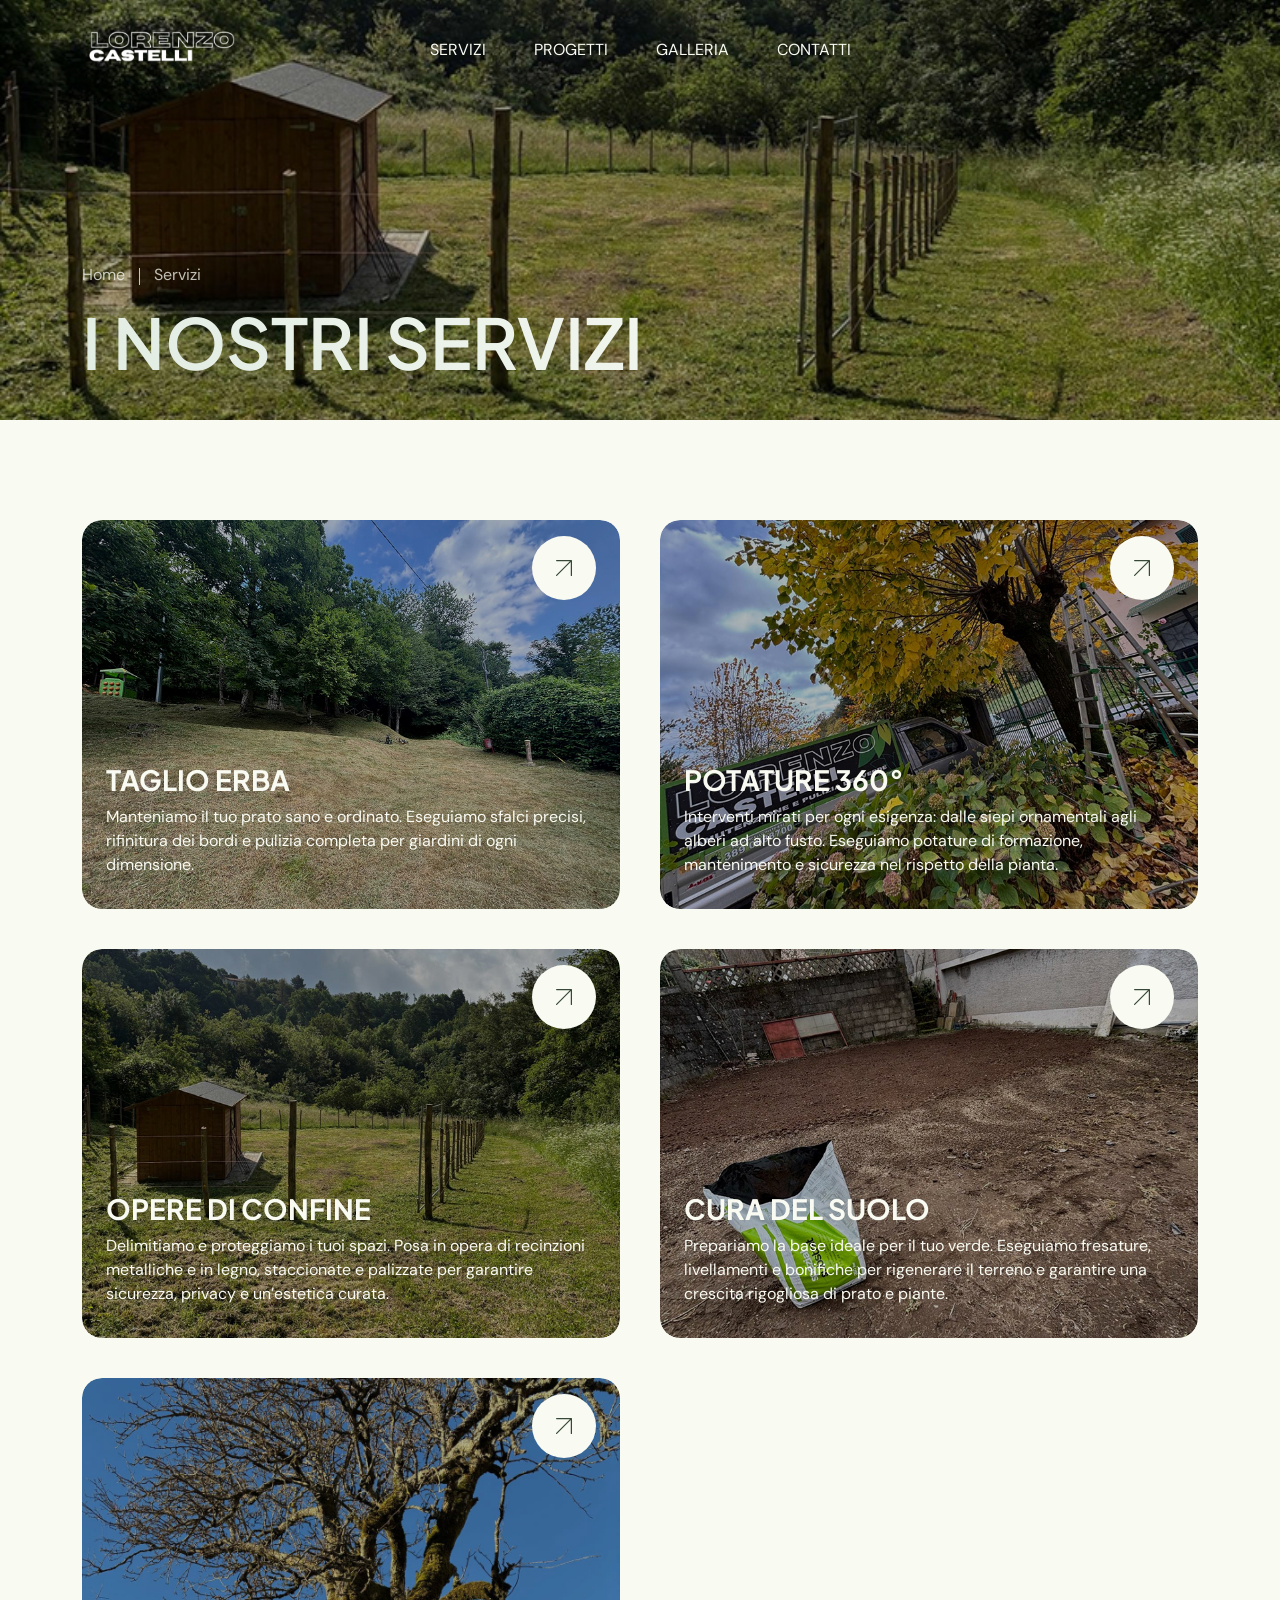
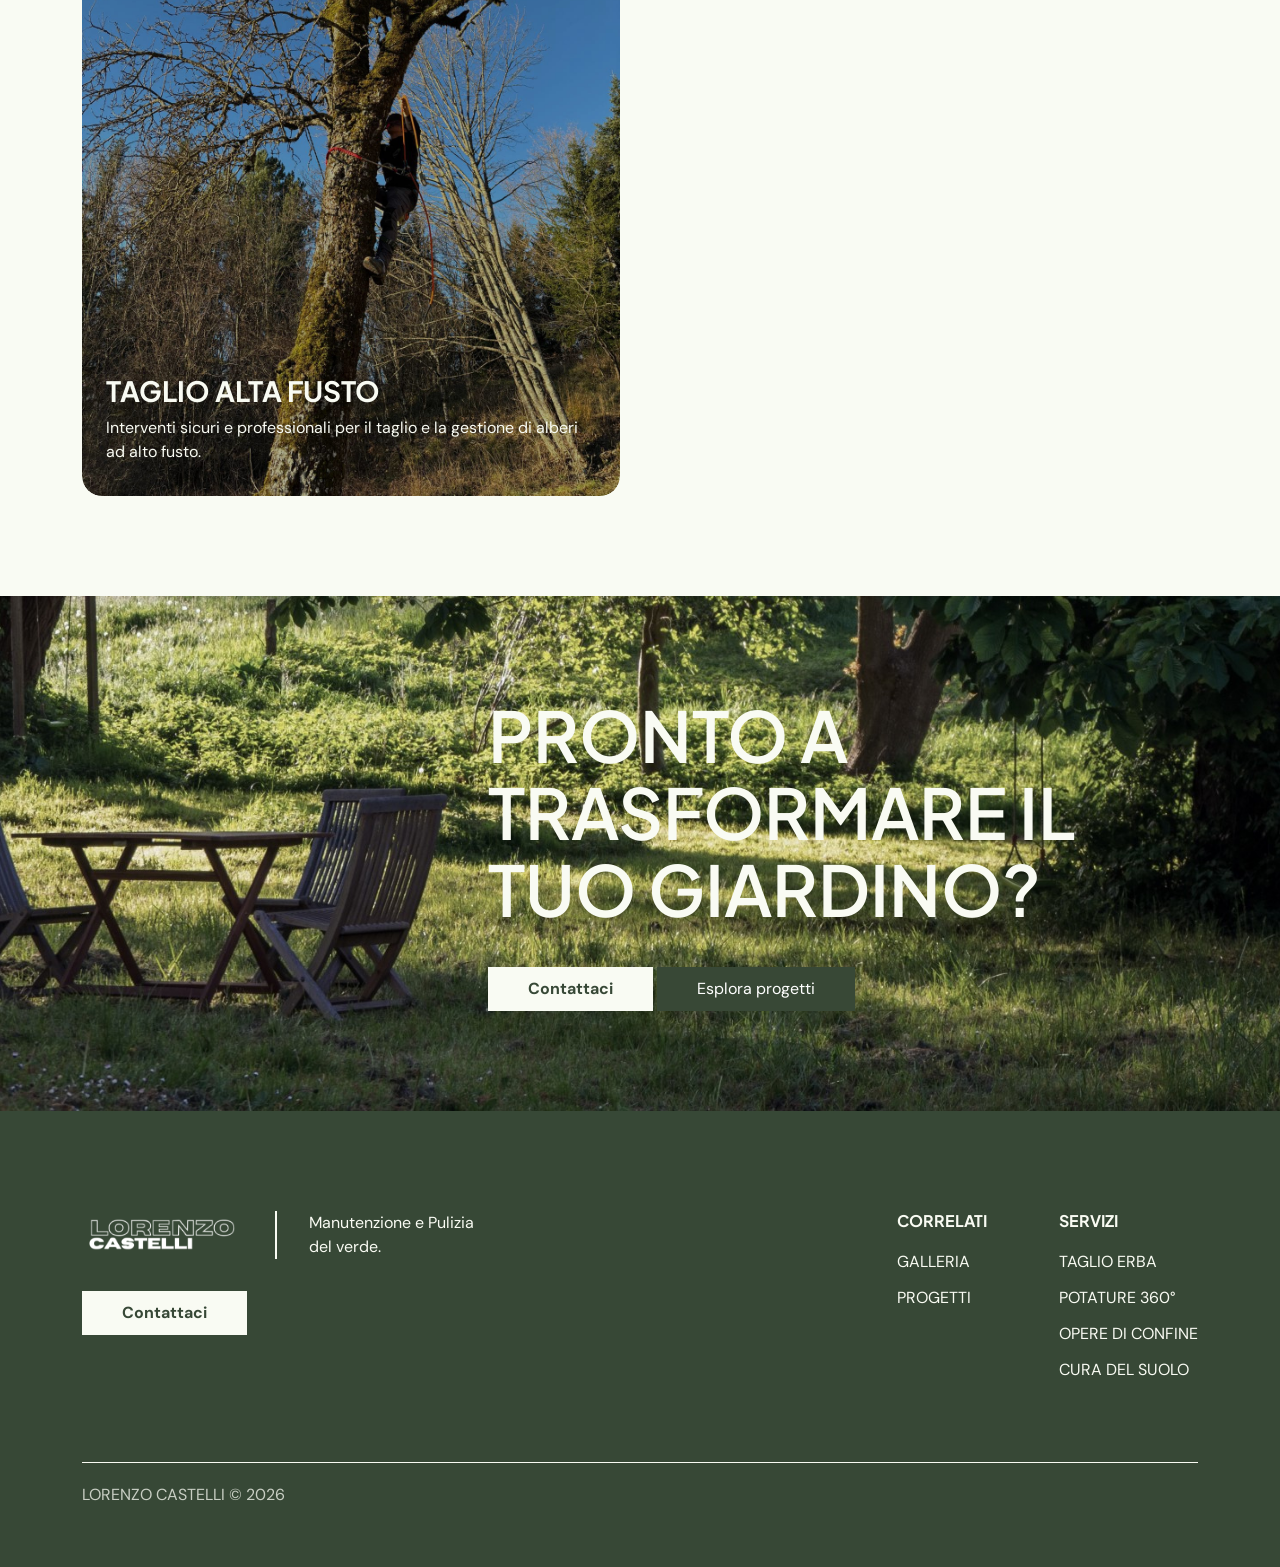
<file: services.html>
<!DOCTYPE html>
<html class="no-js" lang="en">
  <head>
    <!-- Meta Tags -->
    <meta charset="utf-8">
    <meta http-equiv="x-ua-compatible" content="ie=edge">
    <meta name="viewport" content="width=device-width, initial-scale=1">
    <meta name="author" content="Laralink">
    <!-- Favicon Icon -->
    <link rel="icon" href="assets/img/favicon.png">
    <!-- Site Title -->
    <title>Lorenzo Castelli - Manutenzione e Pulizia del verde</title>
    <link rel="stylesheet" href="assets/css/bootstrap.min.css">
    <link rel="stylesheet" href="assets/css/fontawesome.min.css">
    <link rel="stylesheet" href="assets/css/slick.min.css">
    <link rel="stylesheet" href="assets/css/animate.css">
    <link rel="stylesheet" href="assets/css/lightgallery.min.css">
    <link rel="stylesheet" href="assets/css/style.css">
  </head>
  <body>
  <!-- Start Preloader -->
  <div class="cs_preloader">
    <div class="cs_preloader_in">
      <span></span>
      <span></span>
    </div>
    <div class="cs_preloader_text">Loading...</div>
  </div>
  <!-- End Preloader -->
    <!-- Start Header Section -->
  <header class="cs_site_header cs_style_1 cs_sticky_header">
    <div class="cs_main_header">
      <div class="container">
        <div class="cs_main_header_in">
          <div class="cs_main_header_left">
            <a class="cs_site_branding" href="index.html">
              <img src="assets/img/logo.svg" alt="Logo">
            </a>
          </div>
          <div class="cs_main_header_center">
            <div class="cs_nav cs_heading_color">
              <nav class="cs_nav_list_wrap text-uppercase">
                <ul class="cs_nav_list">
                  <li><a href="services.html">SERVIZI</a></li>
                  <li><a href="projects.html">PROGETTI</a></li>
                  <li><a href="gallery.html">GALLERIA</a></li>
                  <li><a href="contact.html">CONTATTI</a></li>
                </ul>
              </nav>
            </div>
          </div>
          <!-- <div class="cs_main_header_right">
            <div class="cs_header_icon_btns">
              
              <button type="button" class="cs_header_icon_btn cs_search_tobble_btn cs_center">
                <svg width="20" height="20" viewBox="0 0 20 20" fill="none" xmlns="http://www.w3.org/2000/svg">
                  <g>
                    <path
                      d="M19.7556 18.5774L14.0682 12.89C15.1699 11.5292 15.8332 9.8 15.8332 7.91669C15.8332 3.55174 12.2815 9.15527e-05 7.91656 9.15527e-05C3.55161 9.15527e-05 0 3.5517 0 7.91666C0 12.2816 3.55165 15.8333 7.9166 15.8333C9.7999 15.8333 11.5291 15.1699 12.8899 14.0683L18.5773 19.7557C18.7398 19.9182 18.9531 19.9999 19.1665 19.9999C19.3798 19.9999 19.5932 19.9182 19.7557 19.7557C20.0815 19.4299 20.0815 18.9032 19.7556 18.5774ZM7.9166 14.1666C4.46996 14.1666 1.66666 11.3633 1.66666 7.91666C1.66666 4.47001 4.46996 1.66672 7.9166 1.66672C11.3632 1.66672 14.1665 4.47001 14.1665 7.91666C14.1665 11.3633 11.3632 14.1666 7.9166 14.1666Z"
                      fill="currentColor" />
                  </g>
                  <defs>
                    <clipPath>
                      <rect width="20" height="20" fill="currentColor" />
                    </clipPath>
                  </defs>
                </svg>
              </button>
            </div>
          </div> -->
        </div>
      </div>
    </div>
  </header>
    <div class="cs_header_form_wrap cs_center">
      <div class="cs_header_form_overlay"></div>
      <form action="#" class="cs_header_form">
        <input type="text" class="cs_header_form_input" placeholder="Search...">
        <button type="button" class="cs_header_form_btn cs_center">
          <svg width="20" height="20" viewBox="0 0 20 20" fill="none" xmlns="http://www.w3.org/2000/svg">
            <g>
            <path d="M19.7556 18.5774L14.0682 12.89C15.1699 11.5292 15.8332 9.8 15.8332 7.91669C15.8332 3.55174 12.2815 9.15527e-05 7.91656 9.15527e-05C3.55161 9.15527e-05 0 3.5517 0 7.91666C0 12.2816 3.55165 15.8333 7.9166 15.8333C9.7999 15.8333 11.5291 15.1699 12.8899 14.0683L18.5773 19.7557C18.7398 19.9182 18.9531 19.9999 19.1665 19.9999C19.3798 19.9999 19.5932 19.9182 19.7557 19.7557C20.0815 19.4299 20.0815 18.9032 19.7556 18.5774ZM7.9166 14.1666C4.46996 14.1666 1.66666 11.3633 1.66666 7.91666C1.66666 4.47001 4.46996 1.66672 7.9166 1.66672C11.3632 1.66672 14.1665 4.47001 14.1665 7.91666C14.1665 11.3633 11.3632 14.1666 7.9166 14.1666Z" fill="currentColor"/>
            </g>
            <defs>
            <clipPath>
            <rect width="20" height="20" fill="currentColor"/>
            </clipPath>
            </defs>
          </svg>                    
        </button>
      </form>
    </div>
    <!-- End Header Section -->
    <!-- Start Page Heading Sectoin -->
    <section class="cs_page_heading cs_style_1 cs_bg_filed cs_heading_bg" data-src="assets/img/project_thumb_3.jpg">
      <div class="container">
        <ol class="breadcrumb">
          <li class="breadcrumb-item"><a href="index.html">Home</a></li>
          <li class="breadcrumb-item active">Servizi</li>
        </ol>
        <h1 class="cs_page_title mb-0 cs_fs_80 wow fadeInUp">I NOSTRI SERVIZI</h1>
      </div>
    </section>
    <!-- End Page Heading Sectoin -->
    <!-- Start Services Section -->
    <div class="cs_height_100 cs_height_lg_70"></div>
    <div class="container">
      <div class="row cs_gap_y_40 cs_gap_x_40">
        <div class="col-lg-6">
          <div class="cs_card cs_style_2">
            <a class="cs_card_thumb">
              <img src="assets/img/project_thumb_1.jpg" alt="">
            </a>
            <div class="cs_card_info">
              <h2 class="cs_card_title cs_fs_32 cs_white_color cs_bold cs_mb_8">
                <a >TAGLIO ERBA</a>
              </h2>
              <p class="cs_card_subtitle mb-0 cs_white_color">Manteniamo il tuo prato sano e ordinato. Eseguiamo sfalci precisi, rifinitura dei bordi e pulizia completa per giardini di ogni dimensione.</p>
            </div>
            <a class="cs_arrow_btn cs_size_lg cs_center cs_white_bg cs_heading_color">
              <svg width="16" height="16" viewBox="0 0 16 16" fill="none" xmlns="http://www.w3.org/2000/svg">
                <path d="M15.3846 0H0.615385C0.275692 0 0 0.275692 0 0.615385C0 0.955077 0.275692 1.23077 0.615385 1.23077H13.8988L0.180308 14.9495C-0.06 15.1898 -0.06 15.5794 0.180308 15.8197C0.300615 15.94 0.457846 16 0.615385 16C0.772923 16 0.930461 15.94 1.05046 15.8197L14.7692 2.10092V15.3846C14.7692 15.7243 15.0449 16 15.3846 16C15.7243 16 16 15.7243 16 15.3846V0.615385C16 0.275692 15.7243 0 15.3846 0Z" fill="currentColor"></path>
              </svg>                
            </a>
          </div>
        </div>
        <div class="col-lg-6">
          <div class="cs_card cs_style_2">
            <a class="cs_card_thumb">
              <img src="assets/img/project_thumb_2.jpg" alt="">
            </a>
            <div class="cs_card_info">
              <h2 class="cs_card_title cs_fs_32 cs_white_color cs_bold cs_mb_8">
                <a >POTATURE 360°</a>
              </h2>
              <p class="cs_card_subtitle mb-0 cs_white_color">Interventi mirati per ogni esigenza: dalle siepi ornamentali agli alberi ad alto fusto. Eseguiamo potature di formazione, mantenimento e sicurezza nel rispetto della pianta.</p>
            </div>
            <a class="cs_arrow_btn cs_size_lg cs_center cs_white_bg cs_heading_color">
              <svg width="16" height="16" viewBox="0 0 16 16" fill="none" xmlns="http://www.w3.org/2000/svg">
                <path d="M15.3846 0H0.615385C0.275692 0 0 0.275692 0 0.615385C0 0.955077 0.275692 1.23077 0.615385 1.23077H13.8988L0.180308 14.9495C-0.06 15.1898 -0.06 15.5794 0.180308 15.8197C0.300615 15.94 0.457846 16 0.615385 16C0.772923 16 0.930461 15.94 1.05046 15.8197L14.7692 2.10092V15.3846C14.7692 15.7243 15.0449 16 15.3846 16C15.7243 16 16 15.7243 16 15.3846V0.615385C16 0.275692 15.7243 0 15.3846 0Z" fill="currentColor"></path>
              </svg>                
            </a>
          </div>
        </div>
        <div class="col-lg-6">
          <div class="cs_card cs_style_2">
            <a  class="cs_card_thumb">
              <img src="assets/img/project_thumb_3.jpg" alt="">
            </a>
            <div class="cs_card_info">
              <h2 class="cs_card_title cs_fs_32 cs_white_color cs_bold cs_mb_8">
                <a >OPERE DI CONFINE</a>
              </h2>
              <p class="cs_card_subtitle mb-0 cs_white_color">Delimitiamo e proteggiamo i tuoi spazi. Posa in opera di recinzioni metalliche e in legno, staccionate e palizzate per garantire sicurezza, privacy e un’estetica curata.</p>
            </div>
            <a  class="cs_arrow_btn cs_size_lg cs_center cs_white_bg cs_heading_color">
              <svg width="16" height="16" viewBox="0 0 16 16" fill="none" xmlns="http://www.w3.org/2000/svg">
                <path d="M15.3846 0H0.615385C0.275692 0 0 0.275692 0 0.615385C0 0.955077 0.275692 1.23077 0.615385 1.23077H13.8988L0.180308 14.9495C-0.06 15.1898 -0.06 15.5794 0.180308 15.8197C0.300615 15.94 0.457846 16 0.615385 16C0.772923 16 0.930461 15.94 1.05046 15.8197L14.7692 2.10092V15.3846C14.7692 15.7243 15.0449 16 15.3846 16C15.7243 16 16 15.7243 16 15.3846V0.615385C16 0.275692 15.7243 0 15.3846 0Z" fill="currentColor"></path>
              </svg>                
            </a>
          </div>
        </div>
        <div class="col-lg-6">
          <div class="cs_card cs_style_2">
            <a  class="cs_card_thumb">
              <img src="assets/img/project_thumb_4.jpg" alt="">
            </a>
            <div class="cs_card_info">
              <h2 class="cs_card_title cs_fs_32 cs_white_color cs_bold cs_mb_8">
                <a >CURA DEL SUOLO</a>
              </h2>
              <p class="cs_card_subtitle mb-0 cs_white_color">Prepariamo la base ideale per il tuo verde. Eseguiamo fresature, livellamenti e bonifiche per rigenerare il terreno e garantire una crescita rigogliosa di prato e piante.</p>
            </div>
            <a  class="cs_arrow_btn cs_size_lg cs_center cs_white_bg cs_heading_color">
              <svg width="16" height="16" viewBox="0 0 16 16" fill="none" xmlns="http://www.w3.org/2000/svg">
                <path d="M15.3846 0H0.615385C0.275692 0 0 0.275692 0 0.615385C0 0.955077 0.275692 1.23077 0.615385 1.23077H13.8988L0.180308 14.9495C-0.06 15.1898 -0.06 15.5794 0.180308 15.8197C0.300615 15.94 0.457846 16 0.615385 16C0.772923 16 0.930461 15.94 1.05046 15.8197L14.7692 2.10092V15.3846C14.7692 15.7243 15.0449 16 15.3846 16C15.7243 16 16 15.7243 16 15.3846V0.615385C16 0.275692 15.7243 0 15.3846 0Z" fill="currentColor"></path>
              </svg>                
            </a>
          </div>
        </div>

                <div class="col-lg-6">
          <div class="cs_card cs_style_2">
            <a  class="cs_card_thumb">
              <img src="assets/img/bg_alto_fusto.jpg" alt="">
            </a>
            <div class="cs_card_info">
              <h2 class="cs_card_title cs_fs_32 cs_white_color cs_bold cs_mb_8">
                <a >TAGLIO ALTA FUSTO</a>
              </h2>
              <p class="cs_card_subtitle mb-0 cs_white_color">Interventi sicuri e professionali per il taglio e la gestione di alberi ad alto fusto.</p>
            </div>
            <a  class="cs_arrow_btn cs_size_lg cs_center cs_white_bg cs_heading_color">
              <svg width="16" height="16" viewBox="0 0 16 16" fill="none" xmlns="http://www.w3.org/2000/svg">
                <path d="M15.3846 0H0.615385C0.275692 0 0 0.275692 0 0.615385C0 0.955077 0.275692 1.23077 0.615385 1.23077H13.8988L0.180308 14.9495C-0.06 15.1898 -0.06 15.5794 0.180308 15.8197C0.300615 15.94 0.457846 16 0.615385 16C0.772923 16 0.930461 15.94 1.05046 15.8197L14.7692 2.10092V15.3846C14.7692 15.7243 15.0449 16 15.3846 16C15.7243 16 16 15.7243 16 15.3846V0.615385C16 0.275692 15.7243 0 15.3846 0Z" fill="currentColor"></path>
              </svg>                
            </a>
          </div>
        </div>


        <!-- <div class="col-lg-6">
          <div class="cs_card cs_style_2">
            <a href="service-details.html" class="cs_card_thumb">
              <img src="assets/img/project_thumb_5.jpg" alt="">
            </a>
            <div class="cs_card_info">
              <h2 class="cs_card_title cs_fs_32 cs_white_color cs_bold cs_mb_8">
                <a >AQUASCAPE INSTALLATION</a>
              </h2>
              <p class="cs_card_subtitle mb-0 cs_white_color">Enhance the serenity of your garden with captivating water features like fountains, ponds, and waterfalls for the soothing sound of water.</p>
            </div>
            <a href="service-details.html" class="cs_arrow_btn cs_size_lg cs_center cs_white_bg cs_heading_color">
              <svg width="16" height="16" viewBox="0 0 16 16" fill="none" xmlns="http://www.w3.org/2000/svg">
                <path d="M15.3846 0H0.615385C0.275692 0 0 0.275692 0 0.615385C0 0.955077 0.275692 1.23077 0.615385 1.23077H13.8988L0.180308 14.9495C-0.06 15.1898 -0.06 15.5794 0.180308 15.8197C0.300615 15.94 0.457846 16 0.615385 16C0.772923 16 0.930461 15.94 1.05046 15.8197L14.7692 2.10092V15.3846C14.7692 15.7243 15.0449 16 15.3846 16C15.7243 16 16 15.7243 16 15.3846V0.615385C16 0.275692 15.7243 0 15.3846 0Z" fill="currentColor"></path>
              </svg>                
            </a>
          </div>
        </div> -->
        <!-- <div class="col-lg-6">
          <div class="cs_card cs_style_2">
            <a href="service-details.html" class="cs_card_thumb">
              <img src="assets/img/project_thumb_6.jpg" alt="">
            </a>
            <div class="cs_card_info">
              <h2 class="cs_card_title cs_fs_32 cs_white_color cs_bold cs_mb_8">
                <a >GARDEN IRRIGATION</a>
              </h2>
              <p class="cs_card_subtitle mb-0 cs_white_color">Keeping your garden vibrant all year long. Our irrigation systems guarantee your garden receives the perfect amount of water.</p>
            </div>
            <a href="service-details.html" class="cs_arrow_btn cs_size_lg cs_center cs_white_bg cs_heading_color">
              <svg width="16" height="16" viewBox="0 0 16 16" fill="none" xmlns="http://www.w3.org/2000/svg">
                <path d="M15.3846 0H0.615385C0.275692 0 0 0.275692 0 0.615385C0 0.955077 0.275692 1.23077 0.615385 1.23077H13.8988L0.180308 14.9495C-0.06 15.1898 -0.06 15.5794 0.180308 15.8197C0.300615 15.94 0.457846 16 0.615385 16C0.772923 16 0.930461 15.94 1.05046 15.8197L14.7692 2.10092V15.3846C14.7692 15.7243 15.0449 16 15.3846 16C15.7243 16 16 15.7243 16 15.3846V0.615385C16 0.275692 15.7243 0 15.3846 0Z" fill="currentColor"></path>
              </svg>                
            </a>
          </div>
        </div> -->
        <!-- <div class="col-lg-6">
          <div class="cs_card cs_style_2">
            <a href="service-details.html" class="cs_card_thumb">
              <img src="assets/img/project_thumb_7.jpg" alt="">
            </a>
            <div class="cs_card_info">
              <h2 class="cs_card_title cs_fs_32 cs_white_color cs_bold cs_mb_8">
                <a >GARDEN CONSULTATION</a>
              </h2>
              <p class="cs_card_subtitle mb-0 cs_white_color">Expert advice at your fingertips. Consult with us to get valuable insights and recommendations for your dream garden project.</p>
            </div>
            <a href="service-details.html" class="cs_arrow_btn cs_size_lg cs_center cs_white_bg cs_heading_color">
              <svg width="16" height="16" viewBox="0 0 16 16" fill="none" xmlns="http://www.w3.org/2000/svg">
                <path d="M15.3846 0H0.615385C0.275692 0 0 0.275692 0 0.615385C0 0.955077 0.275692 1.23077 0.615385 1.23077H13.8988L0.180308 14.9495C-0.06 15.1898 -0.06 15.5794 0.180308 15.8197C0.300615 15.94 0.457846 16 0.615385 16C0.772923 16 0.930461 15.94 1.05046 15.8197L14.7692 2.10092V15.3846C14.7692 15.7243 15.0449 16 15.3846 16C15.7243 16 16 15.7243 16 15.3846V0.615385C16 0.275692 15.7243 0 15.3846 0Z" fill="currentColor"></path>
              </svg>                
            </a>
          </div>
        </div> -->
        <!-- <div class="col-lg-6">
          <div class="cs_card cs_style_2">
            <a href="service-details.html" class="cs_card_thumb">
              <img src="assets/img/project_thumb_8.jpg" alt="">
            </a>
            <div class="cs_card_info">
              <h2 class="cs_card_title cs_fs_32 cs_white_color cs_bold cs_mb_8">
                <a >OUTDOOR LIGHTING DESIGN</a>
              </h2>
              <p class="cs_card_subtitle mb-0 cs_white_color">Illuminate your garden's beauty with expertly designed lighting solutions. We'll create a magical ambiance for your outdoor space, day and night.</p>
            </div>
            <a href="service-details.html" class="cs_arrow_btn cs_size_lg cs_center cs_white_bg cs_heading_color">
              <svg width="16" height="16" viewBox="0 0 16 16" fill="none" xmlns="http://www.w3.org/2000/svg">
                <path d="M15.3846 0H0.615385C0.275692 0 0 0.275692 0 0.615385C0 0.955077 0.275692 1.23077 0.615385 1.23077H13.8988L0.180308 14.9495C-0.06 15.1898 -0.06 15.5794 0.180308 15.8197C0.300615 15.94 0.457846 16 0.615385 16C0.772923 16 0.930461 15.94 1.05046 15.8197L14.7692 2.10092V15.3846C14.7692 15.7243 15.0449 16 15.3846 16C15.7243 16 16 15.7243 16 15.3846V0.615385C16 0.275692 15.7243 0 15.3846 0Z" fill="currentColor"></path>
              </svg>                
            </a>
          </div>
        </div> -->
      </div>
    </div>
    <div class="cs_height_100 cs_height_lg_70"></div>
    <!-- End Services Section -->
    <!-- Start CTA Section -->
    <section class="cs_cta cs_style_1 cs_type_1 cs_heading_bg cs_bg_filed" data-src="assets/img/cta_bg_2.jpg">
      <div class="cs_height_100 cs_height_lg_70"></div>
      <div class="container">
        <div class="cs_cta_in">
          <h2 class="cs_cta_title cs_fs_80 cs_white_color cs_mb_40">PRONTO A TRASFORMARE IL TUO GIARDINO?</h2>
                     <a href="contact.html" class="cs_btn cs_style_1 cs_bold cs_heading_color cs_white_bg wow fadeInLeft"
                      >Contattaci</a>

                     <a href="projects.html" class="cs_btn cs_style_1  cs_white_bg wow fadeInLeft"
                      style="background-color: #384836; color:#fff">Esplora progetti</a>
        </div>
      </div>
      <div class="cs_height_100 cs_height_lg_70"></div>
    </section>
    <!-- End CTA Section -->
    <!-- Start Footer Section -->
 <footer class="cs_footer cs_style_1 cs_color_1">
    <div class="container">
      <div class="cs_footer_row">
        <div class="cs_footer_col">
          <div class="cs_footer_widget">
            <div class="cs_text_widget">
              <img src="assets/img/logo.svg" alt="">
              <p>Manutenzione e Pulizia <br>
                del verde.</p>
            </div>
          </div>
          <div class="cs_footer_widget">
            <a href="contact.html"
              class="cs_btn cs_style_1 cs_bold cs_heading_color cs_white_bg wow fadeInLeft">Contattaci</a>
          </div>
        </div>
        <div class="cs_footer_col">
          <div class="cs_footer_widget">
            <h4 class="cs_footer_widget_title">CORRELATI</h4>
            <ul class="cs_footer_widget_menu cs_mp_0">
              <!-- <li><a href="about.html">ABOUT US</a></li> -->
              <li><a href="gallery.html">GALLERIA</a></li>
              <li><a href="projects.html">PROGETTI</a></li>
              <!-- <li><a href="blog.html">BLOG</a></li> -->
            </ul>
          </div>
        </div>
        <div class="cs_footer_col">
          <div class="cs_footer_widget">
            <h4 class="cs_footer_widget_title">SERVIZI</h4>
            <ul class="cs_footer_widget_menu cs_mp_0">
              <li><a >TAGLIO ERBA</a></li>
              <li><a >POTATURE 360°</a></li>
              <li><a >OPERE DI CONFINE</a></li>
              <li><a >CURA DEL SUOLO</a></li>
            </ul>
          </div>
        </div>

      </div>
      <div class="cs_bottom_footer">
        <div class="cs_bottom_footer_left">
          <div class="cs_copyright">LORENZO CASTELLI © 2026</div>
        </div>
      </div>
    </div>
  </footer>    <!-- End Footer Section -->
    <!-- Script -->
    <script src="assets/js/jquery-3.7.1.min.js"></script>
    <script src="assets/js/jquery.slick.min.js"></script>
    <script src="assets/js/wow.min.js"></script>
    <script src="assets/js/isotope.pkg.min.js"></script>
    <script src="assets/js/lightgallery.min.js"></script>
    <script src="assets/js/main.js"></script>
  </body>
</html>
</file>
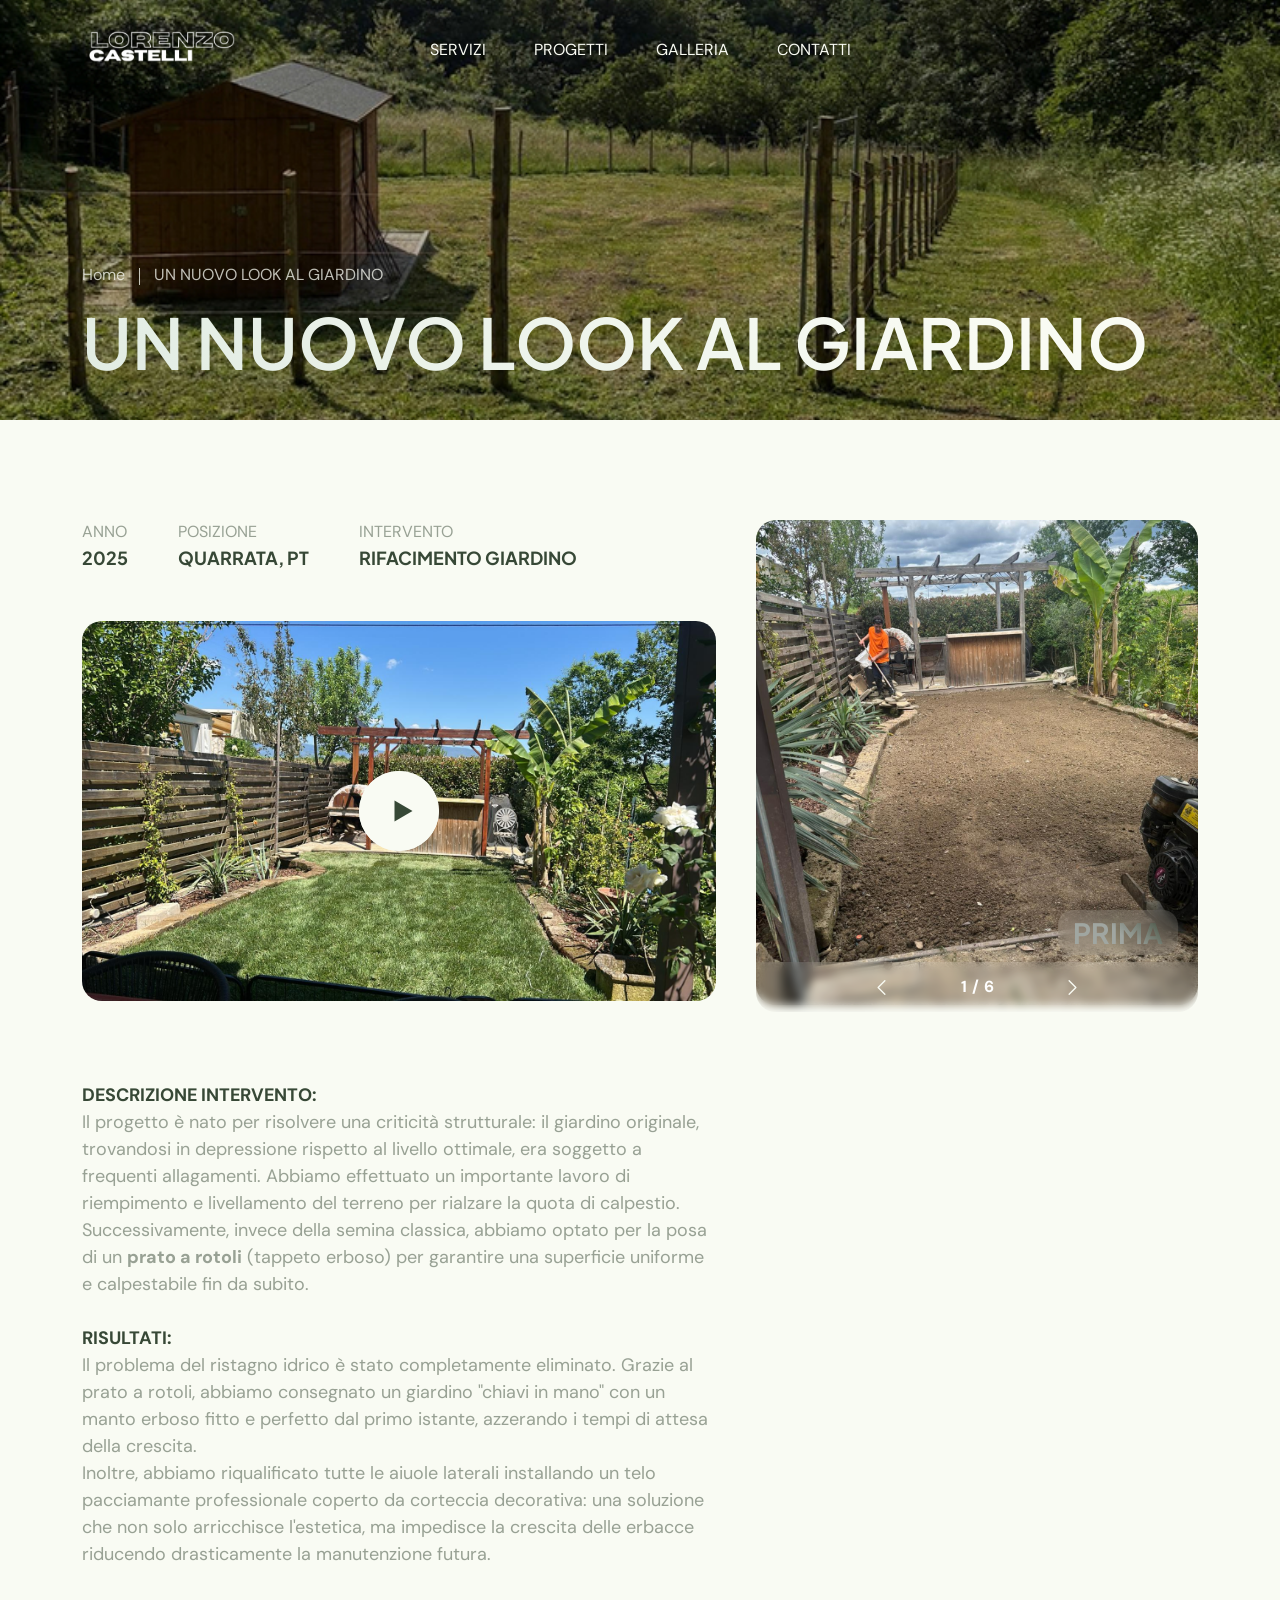
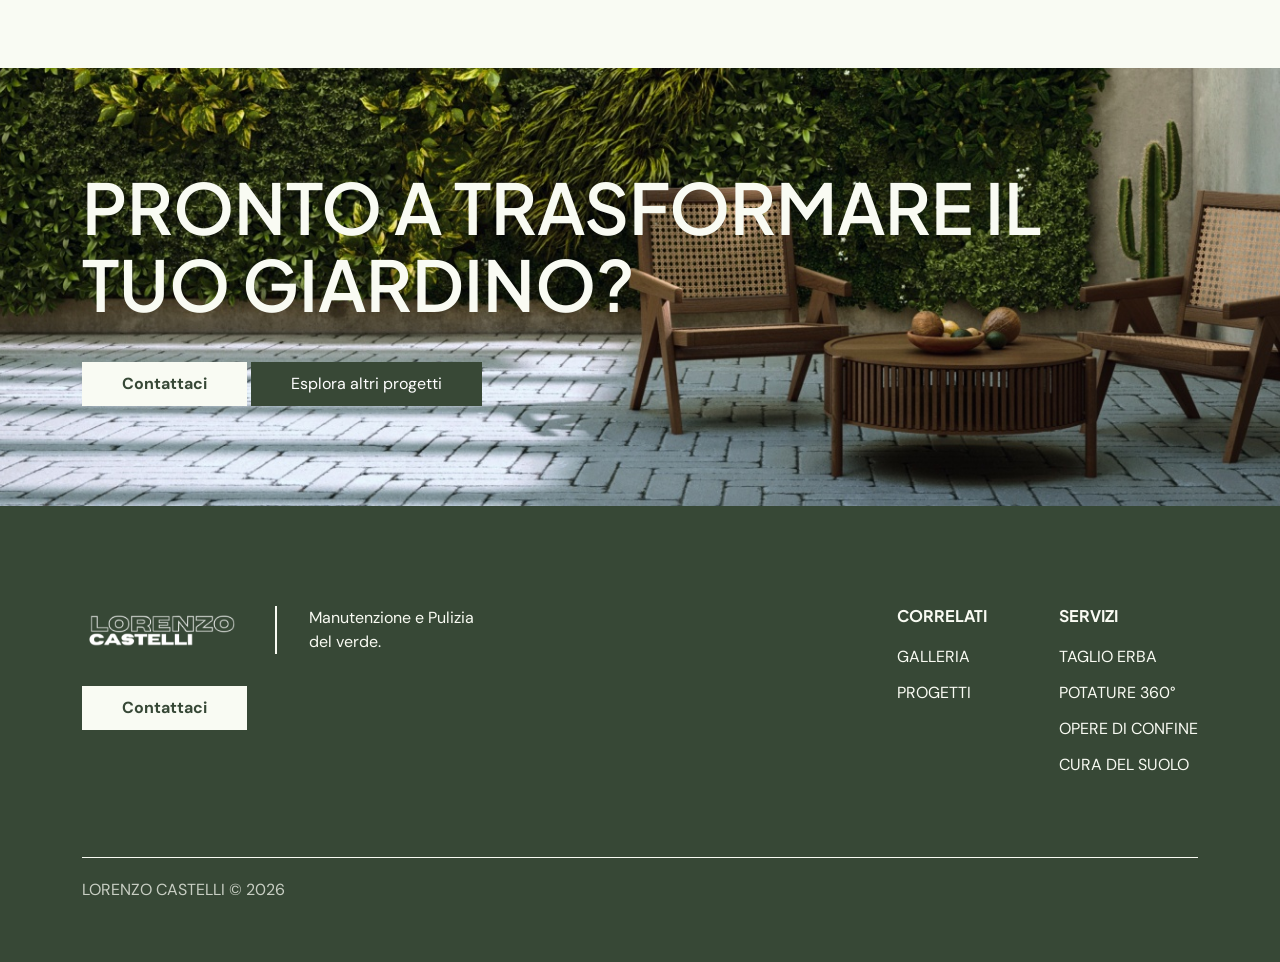
<file: projects/project1.html>
<!DOCTYPE html>
<html class="no-js" lang="en">

<head>
  <!-- Meta Tags -->
  <meta charset="utf-8">
  <meta http-equiv="x-ua-compatible" content="ie=edge">
  <meta name="viewport" content="width=device-width, initial-scale=1">
  <meta name="author" content="Laralink">
  <!-- Favicon Icon -->
  <link rel="icon" href="../assets/img/favicon.png">
  <!-- Site Title -->
  <title>Lorenzo Castelli - Manutenzione e Pulizia del verde</title>
  <link rel="stylesheet" href="../assets/css/bootstrap.min.css">
  <link rel="stylesheet" href="../assets/css/fontawesome.min.css">
  <link rel="stylesheet" href="../assets/css/slick.min.css">
  <link rel="stylesheet" href="../assets/css/animate.css">
  <link rel="stylesheet" href="../assets/css/lightgallery.min.css">
  <link rel="stylesheet" href="../assets/css/style.css">
</head>

<body>
  <!-- Start Preloader -->
  <div class="cs_preloader">
    <div class="cs_preloader_in">
      <span></span>
      <span></span>
    </div>
    <div class="cs_preloader_text">Loading...</div>
  </div>
  <!-- End Preloader -->
  <!-- Start Header Section -->
  <header class="cs_site_header cs_style_1 cs_sticky_header">
    <div class="cs_main_header">
      <div class="container">
        <div class="cs_main_header_in">
          <div class="cs_main_header_left">
            <a class="cs_site_branding" href="../index.html">
              <img src="../assets/img/logo.svg" alt="Logo">
            </a>
          </div>
          <div class="cs_main_header_center">
            <div class="cs_nav cs_heading_color">
              <nav class="cs_nav_list_wrap text-uppercase">
                <ul class="cs_nav_list">
                  <li><a href="../services.html">SERVIZI</a></li>
                  <li><a href="../projects.html">PROGETTI</a></li>
                  <li><a href="../gallery.html">GALLERIA</a></li>
                  <li><a href="../contact.html">CONTATTI</a></li>
                </ul>
              </nav>
            </div>
          </div>
          <!-- <div class="cs_main_header_right">
            <div class="cs_header_icon_btns">
              
              <button type="button" class="cs_header_icon_btn cs_search_tobble_btn cs_center">
                <svg width="20" height="20" viewBox="0 0 20 20" fill="none" xmlns="http://www.w3.org/2000/svg">
                  <g>
                    <path
                      d="M19.7556 18.5774L14.0682 12.89C15.1699 11.5292 15.8332 9.8 15.8332 7.91669C15.8332 3.55174 12.2815 9.15527e-05 7.91656 9.15527e-05C3.55161 9.15527e-05 0 3.5517 0 7.91666C0 12.2816 3.55165 15.8333 7.9166 15.8333C9.7999 15.8333 11.5291 15.1699 12.8899 14.0683L18.5773 19.7557C18.7398 19.9182 18.9531 19.9999 19.1665 19.9999C19.3798 19.9999 19.5932 19.9182 19.7557 19.7557C20.0815 19.4299 20.0815 18.9032 19.7556 18.5774ZM7.9166 14.1666C4.46996 14.1666 1.66666 11.3633 1.66666 7.91666C1.66666 4.47001 4.46996 1.66672 7.9166 1.66672C11.3632 1.66672 14.1665 4.47001 14.1665 7.91666C14.1665 11.3633 11.3632 14.1666 7.9166 14.1666Z"
                      fill="currentColor" />
                  </g>
                  <defs>
                    <clipPath>
                      <rect width="20" height="20" fill="currentColor" />
                    </clipPath>
                  </defs>
                </svg>
              </button>
            </div>
          </div> -->
        </div>
      </div>
    </div>
  </header>
  <div class="cs_header_form_wrap cs_center">
    <div class="cs_header_form_overlay"></div>
    <form action="#" class="cs_header_form">
      <input type="text" class="cs_header_form_input" placeholder="Search...">
      <button type="button" class="cs_header_form_btn cs_center">
        <svg width="20" height="20" viewBox="0 0 20 20" fill="none" xmlns="http://www.w3.org/2000/svg">
          <g>
            <path
              d="M19.7556 18.5774L14.0682 12.89C15.1699 11.5292 15.8332 9.8 15.8332 7.91669C15.8332 3.55174 12.2815 9.15527e-05 7.91656 9.15527e-05C3.55161 9.15527e-05 0 3.5517 0 7.91666C0 12.2816 3.55165 15.8333 7.9166 15.8333C9.7999 15.8333 11.5291 15.1699 12.8899 14.0683L18.5773 19.7557C18.7398 19.9182 18.9531 19.9999 19.1665 19.9999C19.3798 19.9999 19.5932 19.9182 19.7557 19.7557C20.0815 19.4299 20.0815 18.9032 19.7556 18.5774ZM7.9166 14.1666C4.46996 14.1666 1.66666 11.3633 1.66666 7.91666C1.66666 4.47001 4.46996 1.66672 7.9166 1.66672C11.3632 1.66672 14.1665 4.47001 14.1665 7.91666C14.1665 11.3633 11.3632 14.1666 7.9166 14.1666Z"
              fill="currentColor" />
          </g>
          <defs>
            <clipPath>
              <rect width="20" height="20" fill="currentColor" />
            </clipPath>
          </defs>
        </svg>
      </button>
    </form>
  </div>
  <!-- End Header Section -->
  <!-- Start Page Heading Sectoin -->
  <section class="cs_page_heading cs_style_1 cs_bg_filed cs_heading_bg" data-src="../assets/img/project_thumb_3.jpg">
    <div class="container">
      <ol class="breadcrumb">
        <li class="breadcrumb-item"><a href="../index.html">Home</a></li>
        <li class="breadcrumb-item active">UN NUOVO LOOK AL GIARDINO</li>
      </ol>
      <h1 class="cs_page_title mb-0 cs_fs_80 wow fadeInUp">UN NUOVO LOOK AL GIARDINO</h1>
    </div>
  </section>
  <!-- End Page Heading Sectoin -->
  <!-- Start Progetti -->
  <div class="container">
    <div class="cs_height_100 cs_height_lg_70"></div>
    <div class="row cs_gap_x_40 cs_gap_y_30">
      <div class="col-lg-7">
        <ul class="cs_project_details_info cs_mp_0">
          <li>
            <p class="mb-0">ANNO</p>
            <h4 class="mb-0 cs_fs_20 cs_bold">2025</h4>
          </li>
          <li>
            <p class="mb-0">POSIZIONE</p>
            <h4 class="mb-0 cs_fs_20 cs_bold">QUARRATA, PT</h4>
          </li>
          <li>
            <p class="mb-0">INTERVENTO</p>
            <h4 class="mb-0 cs_fs_20 cs_bold">RIFACIMENTO GIARDINO</h4>
          </li>
        </ul>
        <div class="cs_height_50 cs_height_lg_40"></div>
        <a href="../assets/video/video_giardino1.mp4"
          class="cs_video_block cs_style_1 cs_type_1 cs_bg_filed cs_video_open cs_center cs_radius_20"
          data-src="../assets/img/projects/project1/4.jpeg"
          style="background-image: url(&quot;../assets/img/projects/project1/4.jpeg&quot;);">
          <span class="cs_player_btn cs_heading_color">
            <svg width="19" height="22" viewBox="0 0 19 22" fill="none" xmlns="http://www.w3.org/2000/svg">
              <path d="M18.5 11L0.5 21.3923V0.607696L18.5 11Z" fill="currentColor"></path>
            </svg>
          </span>
        </a>
      </div>
      <div class="col-lg-5">
        <div class="cs_slider cs_style_1">
          <div class="cs_slider_container" data-autoplay="0" data-loop="1" data-speed="400" data-center="0"
            data-variable-width="0" data-slides-per-view="1">
            <div class="cs_slider_wrapper">


              <!-- immagine 1 -->
              <div class="cs_slide">

                <div class="cs_project_details_image" style="position: relative; display: inline-block; width: 100%;">
                  <img src="../assets/img/projects/project1/1.jpeg" alt="Prima del rifacimento"
                    style="width: 100%; display: block;">

                  <div
                    style="position: absolute; bottom: 50px; right: 20px; padding: 5px 15px; border-radius: 15px;
                    background: rgba(255, 255, 255, 0.1); backdrop-filter: blur(10px); -webkit-backdrop-filter: blur(10px);">
                    <div class="cs_section_heading cs_style_4 ">
                      <h2 class="cs_section_title cs_fs_32 cs_bold mb-0"><span>PRIMA</span></h2>
                    </div>
                  </div>
                </div>
              </div>

              <!-- immagine 2 -->
              <div class="cs_slide">
                <div class="cs_project_details_image">
                  <img src="../assets/img/projects/project1/2.jpeg" alt="">
                </div>
              </div>

              <!-- immagine 3 -->
              <div class="cs_slide">
                <div class="cs_project_details_image">
                  <img src="../assets/img/projects/project1/3.jpeg" alt="">
                </div>
              </div>

              <!-- immagine 4 -->
               <div class="cs_slide">

                <div class="cs_project_details_image" style="position: relative; display: inline-block; width: 100%;">
                  <img src="../assets/img/projects/project1/4.jpeg" alt="Prima del rifacimento"
                    style="width: 100%; display: block;">

                  <div
                    style="position: absolute; bottom: 50px; right: 20px; padding: 5px 15px; border-radius: 15px;
                    background: rgba(255, 255, 255, 0.1); backdrop-filter: blur(10px); -webkit-backdrop-filter: blur(10px);">
                    <div class="cs_section_heading cs_style_4 ">
                      <h2 class="cs_section_title cs_fs_32 cs_bold mb-0"><span>DOPO</span></h2>
                    </div>
                  </div>
                </div>
              </div>


              <!-- immagine 5 -->
              <div class="cs_slide">

                <div class="cs_project_details_image" style="position: relative; display: inline-block; width: 100%;">
                  <img src="../assets/img/projects/project1/5.jpeg" alt="Prima del rifacimento"
                    style="width: 100%; display: block;">

                  <div
                    style="position: absolute; bottom: 50px; right: 20px; padding: 5px 15px; border-radius: 15px;
                    background: rgba(255, 255, 255, 0.1); backdrop-filter: blur(10px); -webkit-backdrop-filter: blur(10px);">
                    <div class="cs_section_heading cs_style_4 ">
                      <h2 class="cs_section_title cs_fs_32 cs_bold mb-0"><span>PRIMA</span></h2>
                    </div>
                  </div>
                </div>
              </div>

              <!-- immagine 6 -->
              <div class="cs_slide">

                <div class="cs_project_details_image" style="position: relative; display: inline-block; width: 100%;">
                  <img src="../assets/img/projects/project1/6.jpeg" alt="Prima del rifacimento"
                    style="width: 100%; display: block;">

                  <div
                    style="position: absolute; bottom: 50px; right: 20px; padding: 5px 15px; border-radius: 15px;
                    background: rgba(255, 255, 255, 0.1); backdrop-filter: blur(10px); -webkit-backdrop-filter: blur(10px);">
                    <div class="cs_section_heading cs_style_4 ">
                      <h2 class="cs_section_title cs_fs_32 cs_bold mb-0"><span>DOPO</span></h2>
                    </div>
                  </div>
                </div>
              </div>

            </div>
          </div>
          <div class="d-flex justify-content-center cs_slider_arrows_4_transparent_wrap">
            <div class="cs_slider_arrows cs_style_4">
              <div class="cs_left_arrow cs_white_color">
                <svg width="10" height="18" viewBox="0 0 10 18" fill="none" xmlns="http://www.w3.org/2000/svg">
                  <path
                    d="M0.499953 9.00005C0.499953 8.80823 0.573265 8.61623 0.719703 8.4698L8.2197 0.969797C8.51277 0.676734 8.98733 0.676734 9.2802 0.969797C9.57308 1.26286 9.57327 1.73742 9.2802 2.0303L2.31045 9.00005L9.2802 15.9698C9.57327 16.2629 9.57327 16.7374 9.2802 17.0303C8.98714 17.3232 8.51258 17.3234 8.2197 17.0303L0.719703 9.5303C0.573265 9.38386 0.499953 9.19186 0.499953 9.00005Z"
                    fill="currentColor" />
                </svg>
              </div>
              <div class="cs_slider_number cs_style_2 cs_bold"></div>
              <div class="cs_right_arrow cs_white_color">
                <svg width="10" height="18" viewBox="0 0 10 18" fill="none" xmlns="http://www.w3.org/2000/svg">
                  <path
                    d="M9.50005 8.99995C9.50005 9.19177 9.42673 9.38377 9.2803 9.5302L1.7803 17.0302C1.48723 17.3233 1.01267 17.3233 0.719797 17.0302C0.426922 16.7371 0.426734 16.2626 0.719797 15.9697L7.68955 8.99995L0.719797 2.0302C0.426734 1.73714 0.426734 1.26258 0.719797 0.969702C1.01286 0.676826 1.48742 0.67664 1.7803 0.969702L9.2803 8.4697C9.42673 8.61614 9.50005 8.80814 9.50005 8.99995Z"
                    fill="currentColor" />
                </svg>
              </div>
            </div>
          </div>
        </div>
      </div>
    </div>
    <div class="cs_height_70 cs_height_lg_50"></div>
    <div class="row cs_gap_x_40 cs_gap_y_30">
      <div class="col-xl-7">
        <div class="cs_fs_20">
          <b class="cs_heading_color">DESCRIZIONE INTERVENTO:</b><br>
          Il progetto è nato per risolvere una criticità strutturale: il giardino originale, trovandosi in depressione
          rispetto al livello ottimale, era soggetto a frequenti allagamenti.
          Abbiamo effettuato un importante lavoro di riempimento e livellamento del terreno per rialzare la quota di
          calpestio. Successivamente, invece della semina classica, abbiamo optato per la posa di un <strong>prato a
            rotoli</strong> (tappeto erboso) per garantire una superficie uniforme e calpestabile fin da subito.
          <br><br>
          <b class="cs_heading_color">RISULTATI:</b><br>
          Il problema del ristagno idrico è stato completamente eliminato. Grazie al prato a rotoli, abbiamo consegnato
          un giardino "chiavi in mano" con un manto erboso fitto e perfetto dal primo istante, azzerando i tempi di
          attesa della crescita.
          <br>
          Inoltre, abbiamo riqualificato tutte le aiuole laterali installando un telo pacciamante professionale coperto
          da corteccia decorativa: una soluzione che non solo arricchisce l'estetica, ma impedisce la crescita delle
          erbacce riducendo drasticamente la manutenzione futura.
        </div>
      </div>

    </div>
    <div class="cs_height_100 cs_height_lg_70"></div>
  </div>
  <!-- End Progetti -->
  <!-- Start Accordion Section -->

  <section class="cs_cta cs_style_1 cs_heading_bg cs_bg_filed" data-src="../assets/img/cta_bg.jpg">
    <div class="cs_height_100 cs_height_lg_70"></div>
    <div class="container">
      <div class="cs_cta_in">
        <h2 class="cs_cta_title cs_fs_80 cs_white_color cs_mb_40 wow fadeInDown">PRONTO A TRASFORMARE IL <br>TUO
          GIARDINO?</h2>
        <a href="../contact.html"
          class="cs_btn cs_style_1 cs_bold cs_heading_color cs_white_bg wow fadeInLeft">Contattaci</a>

        <a href="../projects.html" class="cs_btn cs_style_1  cs_white_bg wow fadeInLeft"
          style="background-color: #384836; color:#fff">Esplora altri progetti</a>

      </div>
    </div>
    <div class="cs_height_100 cs_height_lg_70"></div>
  </section>

  <!-- End Accordion Section -->
  <!-- Start Footer Section -->
  <footer class="cs_footer cs_style_1 cs_color_1">
    <div class="container">
      <div class="cs_footer_row">
        <div class="cs_footer_col">
          <div class="cs_footer_widget">
            <div class="cs_text_widget">
              <img src="../assets/img/logo.svg" alt="">
              <p>Manutenzione e Pulizia <br>
                del verde.</p>
            </div>
          </div>
          <div class="cs_footer_widget">
            <a href="../contact.html"
              class="cs_btn cs_style_1 cs_bold cs_heading_color cs_white_bg wow fadeInLeft">Contattaci</a>
          </div>
        </div>
        <div class="cs_footer_col">
          <div class="cs_footer_widget">
            <h4 class="cs_footer_widget_title">CORRELATI</h4>
            <ul class="cs_footer_widget_menu cs_mp_0">
              <!-- <li><a href="about.html">ABOUT US</a></li> -->
              <li><a href="../gallery.html">GALLERIA</a></li>
              <li><a href="../projects.html">PROGETTI</a></li>
              <!-- <li><a href="blog.html">BLOG</a></li> -->
            </ul>
          </div>
        </div>
        <div class="cs_footer_col">
          <div class="cs_footer_widget">
            <h4 class="cs_footer_widget_title">SERVIZI</h4>
            <ul class="cs_footer_widget_menu cs_mp_0">
              <li><a >TAGLIO ERBA</a></li>
              <li><a >POTATURE 360°</a></li>
              <li><a >OPERE DI CONFINE</a></li>
              <li><a >CURA DEL SUOLO</a></li>
            </ul>
          </div>
        </div>

      </div>
      <div class="cs_bottom_footer">
        <div class="cs_bottom_footer_left">
          <div class="cs_copyright">LORENZO CASTELLI © 2026</div>
        </div>
      </div>
    </div>
  </footer>  <!-- End Footer Section -->
  <!-- Script -->
  <script src="../assets/js/jquery-3.7.1.min.js"></script>
  <script src="../assets/js/jquery.slick.min.js"></script>
  <script src="../assets/js/wow.min.js"></script>
  <script src="../assets/js/isotope.pkg.min.js"></script>
  <script src="../assets/js/lightgallery.min.js"></script>
  <script src="../assets/js/main.js"></script>
</body>

</html>
</file>
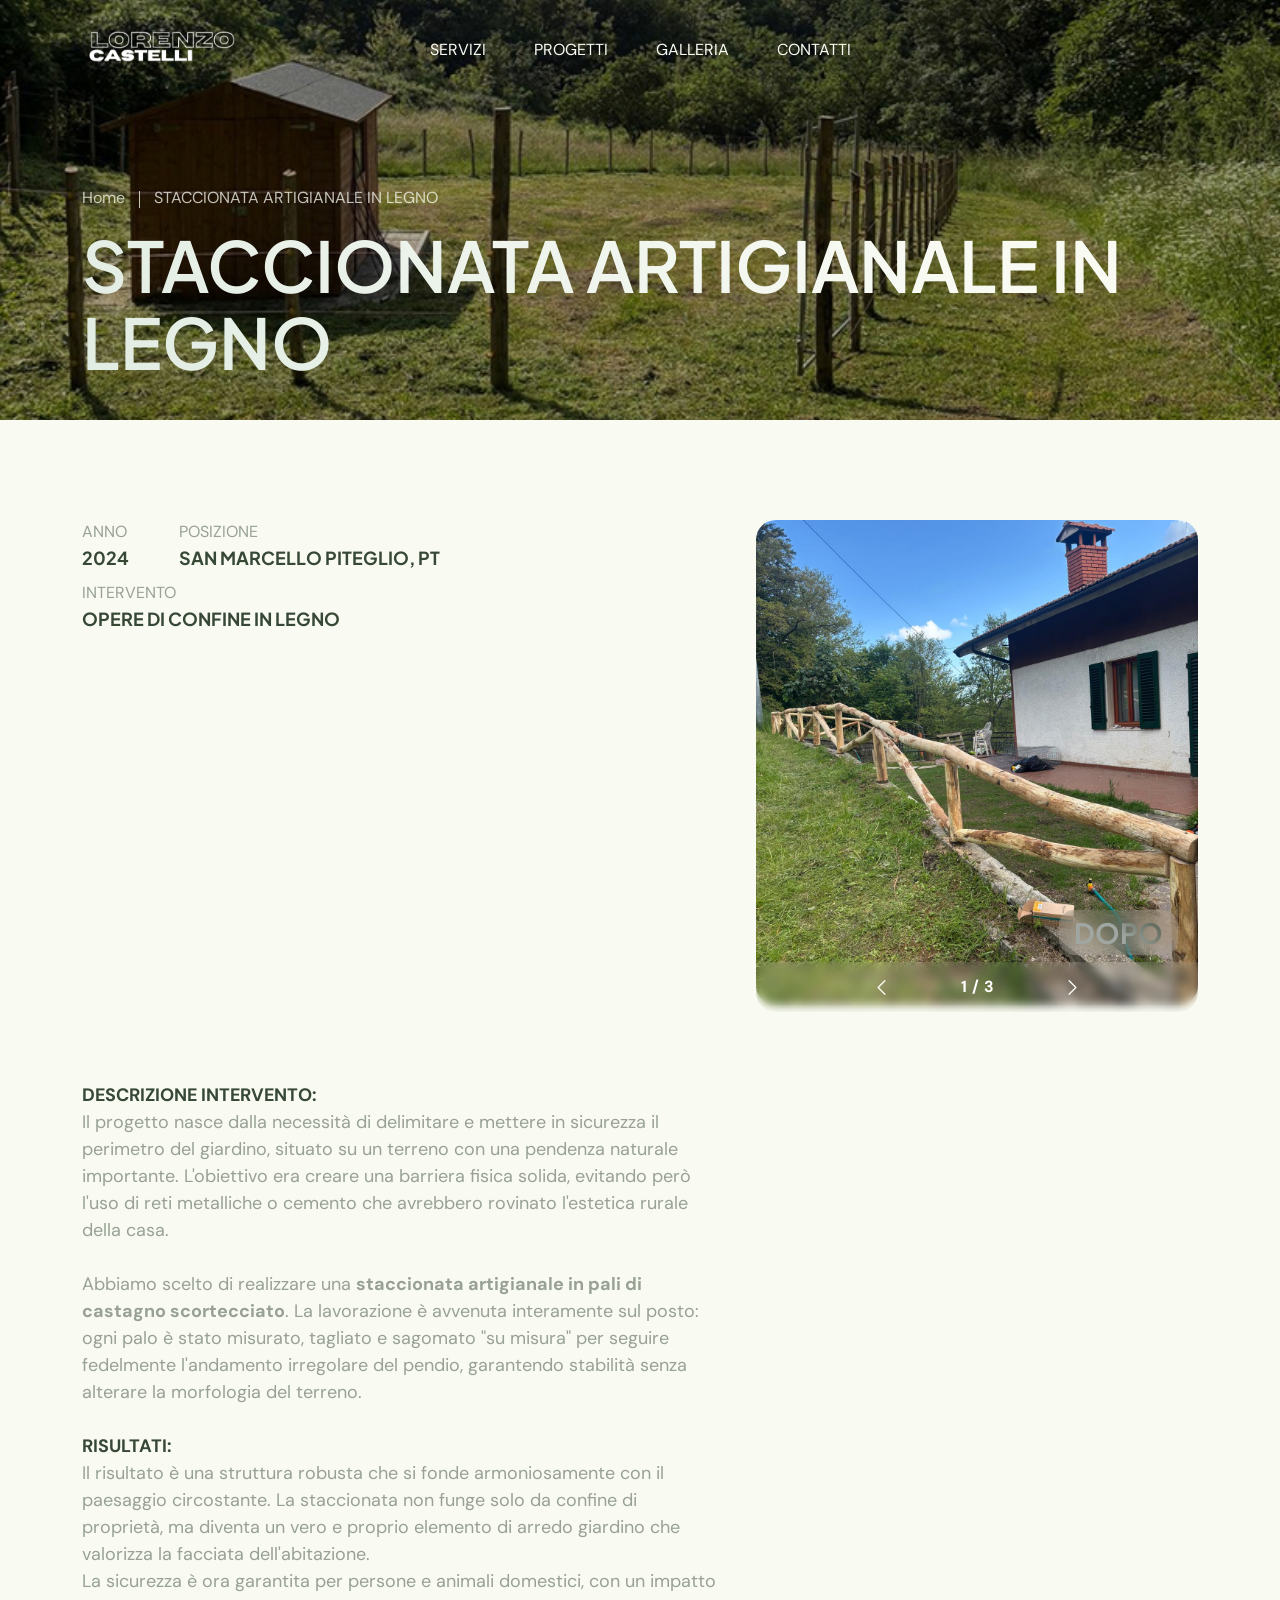
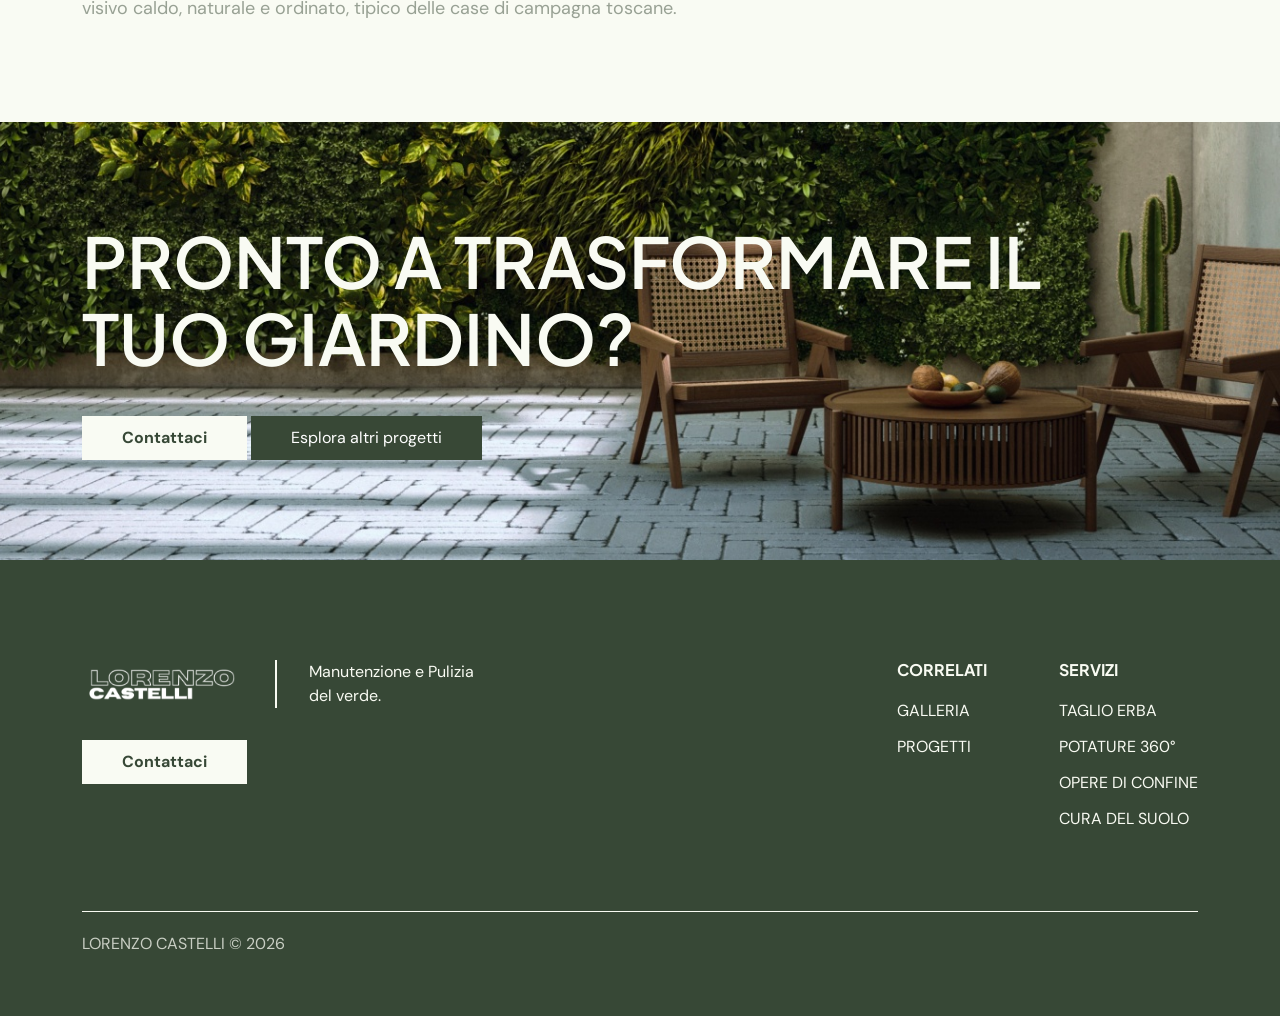
<file: projects/project2.html>
<!DOCTYPE html>
<html class="no-js" lang="en">

<head>
  <!-- Meta Tags -->
  <meta charset="utf-8">
  <meta http-equiv="x-ua-compatible" content="ie=edge">
  <meta name="viewport" content="width=device-width, initial-scale=1">
  <meta name="author" content="Laralink">
  <!-- Favicon Icon -->
  <link rel="icon" href="../assets/img/favicon.png">
  <!-- Site Title -->
  <title>Lorenzo Castelli - Manutenzione e Pulizia del verde</title>
  <link rel="stylesheet" href="../assets/css/bootstrap.min.css">
  <link rel="stylesheet" href="../assets/css/fontawesome.min.css">
  <link rel="stylesheet" href="../assets/css/slick.min.css">
  <link rel="stylesheet" href="../assets/css/animate.css">
  <link rel="stylesheet" href="../assets/css/lightgallery.min.css">
  <link rel="stylesheet" href="../assets/css/style.css">
</head>

<body>
  <!-- Start Preloader -->
  <div class="cs_preloader">
    <div class="cs_preloader_in">
      <span></span>
      <span></span>
    </div>
    <div class="cs_preloader_text">Loading...</div>
  </div>
  <!-- End Preloader -->
  <!-- Start Header Section -->
  <header class="cs_site_header cs_style_1 cs_sticky_header">
    <div class="cs_main_header">
      <div class="container">
        <div class="cs_main_header_in">
          <div class="cs_main_header_left">
            <a class="cs_site_branding" href="../index.html">
              <img src="../assets/img/logo.svg" alt="Logo">
            </a>
          </div>
          <div class="cs_main_header_center">
            <div class="cs_nav cs_heading_color">
              <nav class="cs_nav_list_wrap text-uppercase">
                <ul class="cs_nav_list">
                  <li><a href="../services.html">SERVIZI</a></li>
                  <li><a href="../projects.html">PROGETTI</a></li>
                  <li><a href="../gallery.html">GALLERIA</a></li>
                  <li><a href="../contact.html">CONTATTI</a></li>
                </ul>
              </nav>
            </div>
          </div>
          <!-- <div class="cs_main_header_right">
            <div class="cs_header_icon_btns">
              
              <button type="button" class="cs_header_icon_btn cs_search_tobble_btn cs_center">
                <svg width="20" height="20" viewBox="0 0 20 20" fill="none" xmlns="http://www.w3.org/2000/svg">
                  <g>
                    <path
                      d="M19.7556 18.5774L14.0682 12.89C15.1699 11.5292 15.8332 9.8 15.8332 7.91669C15.8332 3.55174 12.2815 9.15527e-05 7.91656 9.15527e-05C3.55161 9.15527e-05 0 3.5517 0 7.91666C0 12.2816 3.55165 15.8333 7.9166 15.8333C9.7999 15.8333 11.5291 15.1699 12.8899 14.0683L18.5773 19.7557C18.7398 19.9182 18.9531 19.9999 19.1665 19.9999C19.3798 19.9999 19.5932 19.9182 19.7557 19.7557C20.0815 19.4299 20.0815 18.9032 19.7556 18.5774ZM7.9166 14.1666C4.46996 14.1666 1.66666 11.3633 1.66666 7.91666C1.66666 4.47001 4.46996 1.66672 7.9166 1.66672C11.3632 1.66672 14.1665 4.47001 14.1665 7.91666C14.1665 11.3633 11.3632 14.1666 7.9166 14.1666Z"
                      fill="currentColor" />
                  </g>
                  <defs>
                    <clipPath>
                      <rect width="20" height="20" fill="currentColor" />
                    </clipPath>
                  </defs>
                </svg>
              </button>
            </div>
          </div> -->
        </div>
      </div>
    </div>
  </header>
  <div class="cs_header_form_wrap cs_center">
    <div class="cs_header_form_overlay"></div>
    <form action="#" class="cs_header_form">
      <input type="text" class="cs_header_form_input" placeholder="Search...">
      <button type="button" class="cs_header_form_btn cs_center">
        <svg width="20" height="20" viewBox="0 0 20 20" fill="none" xmlns="http://www.w3.org/2000/svg">
          <g>
            <path
              d="M19.7556 18.5774L14.0682 12.89C15.1699 11.5292 15.8332 9.8 15.8332 7.91669C15.8332 3.55174 12.2815 9.15527e-05 7.91656 9.15527e-05C3.55161 9.15527e-05 0 3.5517 0 7.91666C0 12.2816 3.55165 15.8333 7.9166 15.8333C9.7999 15.8333 11.5291 15.1699 12.8899 14.0683L18.5773 19.7557C18.7398 19.9182 18.9531 19.9999 19.1665 19.9999C19.3798 19.9999 19.5932 19.9182 19.7557 19.7557C20.0815 19.4299 20.0815 18.9032 19.7556 18.5774ZM7.9166 14.1666C4.46996 14.1666 1.66666 11.3633 1.66666 7.91666C1.66666 4.47001 4.46996 1.66672 7.9166 1.66672C11.3632 1.66672 14.1665 4.47001 14.1665 7.91666C14.1665 11.3633 11.3632 14.1666 7.9166 14.1666Z"
              fill="currentColor" />
          </g>
          <defs>
            <clipPath>
              <rect width="20" height="20" fill="currentColor" />
            </clipPath>
          </defs>
        </svg>
      </button>
    </form>
  </div>
  <!-- End Header Section -->
  <!-- Start Page Heading Sectoin -->
  <section class="cs_page_heading cs_style_1 cs_bg_filed cs_heading_bg" data-src="../assets/img/project_thumb_3.jpg">
    <div class="container">
      <ol class="breadcrumb">
        <li class="breadcrumb-item"><a href="../index.html">Home</a></li>
        <li class="breadcrumb-item active">STACCIONATA ARTIGIANALE IN LEGNO</li>
      </ol>
      <h1 class="cs_page_title mb-0 cs_fs_80 wow fadeInUp">STACCIONATA ARTIGIANALE IN LEGNO</h1>
    </div>
  </section>
  <!-- End Page Heading Sectoin -->
  <!-- Start Progetti -->
  <div class="container">
    <div class="cs_height_100 cs_height_lg_70"></div>
    <div class="row cs_gap_x_40 cs_gap_y_30">
      <div class="col-lg-7">
        <ul class="cs_project_details_info cs_mp_0">
          <li>
            <p class="mb-0">ANNO</p>
            <h4 class="mb-0 cs_fs_20 cs_bold">2024</h4>
          </li>
          <li>
            <p class="mb-0">POSIZIONE</p>
            <h4 class="mb-0 cs_fs_20 cs_bold">SAN MARCELLO PITEGLIO, PT</h4>
          </li>
          <li>
            <p class="mb-0">INTERVENTO</p>
            <h4 class="mb-0 cs_fs_20 cs_bold">OPERE DI CONFINE IN LEGNO</h4>
          </li>
        </ul>
        <div class="cs_height_50 cs_height_lg_40"></div>
      </div>
      <div class="col-lg-5">
        <div class="cs_slider cs_style_1">
          <div class="cs_slider_container" data-autoplay="0" data-loop="1" data-speed="400" data-center="0"
            data-variable-width="0" data-slides-per-view="1">
            <div class="cs_slider_wrapper">


              <!-- immagine 1 -->
              <div class="cs_slide">

                <div class="cs_project_details_image" style="position: relative; display: inline-block; width: 100%;">
                  <img src="../assets/img/projects/project2/1.jpeg" alt="Staccionata finita"
                    style="width: 100%; display: block;">

                  <div
                    style="position: absolute; bottom: 50px; right: 20px; padding: 5px 15px; border-radius: 15px;
                    background: rgba(255, 255, 255, 0.1); backdrop-filter: blur(10px); -webkit-backdrop-filter: blur(10px);">
                    <div class="cs_section_heading cs_style_4 ">
                      <h2 class="cs_section_title cs_fs_32 cs_bold mb-0"><span>DOPO</span></h2>
                    </div>
                  </div>
                </div>
              </div>

              <!-- immagine 2 -->
              <div class="cs_slide">
                <div class="cs_project_details_image">
                  <img src="../assets/img/projects/project2/2.jpeg" alt="">
                </div>
              </div>


              <!-- immagine 3 -->
               <div class="cs_slide">

                <div class="cs_project_details_image" style="position: relative; display: inline-block; width: 100%;">
                  <img src="../assets/img/projects/project2/3.jpeg" alt="Prima del rifacimento"
                    style="width: 100%; display: block;">

                  <div
                    style="position: absolute; bottom: 50px; right: 20px; padding: 5px 15px; border-radius: 15px;
                    background: rgba(255, 255, 255, 0.1); backdrop-filter: blur(10px); -webkit-backdrop-filter: blur(10px);">
                    <div class="cs_section_heading cs_style_4 ">
                      <h2 class="cs_section_title cs_fs_32 cs_bold mb-0"><span>PRIMA</span></h2>
                    </div>
                  </div>
                </div>
              </div>



            </div>
          </div>
          <div class="d-flex justify-content-center cs_slider_arrows_4_transparent_wrap">
            <div class="cs_slider_arrows cs_style_4">
              <div class="cs_left_arrow cs_white_color">
                <svg width="10" height="18" viewBox="0 0 10 18" fill="none" xmlns="http://www.w3.org/2000/svg">
                  <path
                    d="M0.499953 9.00005C0.499953 8.80823 0.573265 8.61623 0.719703 8.4698L8.2197 0.969797C8.51277 0.676734 8.98733 0.676734 9.2802 0.969797C9.57308 1.26286 9.57327 1.73742 9.2802 2.0303L2.31045 9.00005L9.2802 15.9698C9.57327 16.2629 9.57327 16.7374 9.2802 17.0303C8.98714 17.3232 8.51258 17.3234 8.2197 17.0303L0.719703 9.5303C0.573265 9.38386 0.499953 9.19186 0.499953 9.00005Z"
                    fill="currentColor" />
                </svg>
              </div>
              <div class="cs_slider_number cs_style_2 cs_bold"></div>
              <div class="cs_right_arrow cs_white_color">
                <svg width="10" height="18" viewBox="0 0 10 18" fill="none" xmlns="http://www.w3.org/2000/svg">
                  <path
                    d="M9.50005 8.99995C9.50005 9.19177 9.42673 9.38377 9.2803 9.5302L1.7803 17.0302C1.48723 17.3233 1.01267 17.3233 0.719797 17.0302C0.426922 16.7371 0.426734 16.2626 0.719797 15.9697L7.68955 8.99995L0.719797 2.0302C0.426734 1.73714 0.426734 1.26258 0.719797 0.969702C1.01286 0.676826 1.48742 0.67664 1.7803 0.969702L9.2803 8.4697C9.42673 8.61614 9.50005 8.80814 9.50005 8.99995Z"
                    fill="currentColor" />
                </svg>
              </div>
            </div>
          </div>
        </div>
      </div>
    </div>
    <div class="cs_height_70 cs_height_lg_50"></div>
    <div class="row cs_gap_x_40 cs_gap_y_30">
      <div class="col-xl-7">
        <div class="cs_fs_20">
          <b class="cs_heading_color">DESCRIZIONE INTERVENTO:</b><br>
          Il progetto nasce dalla necessità di delimitare e mettere in sicurezza il perimetro del giardino, situato su un terreno con una pendenza naturale importante.
          L'obiettivo era creare una barriera fisica solida, evitando però l'uso di reti metalliche o cemento che avrebbero rovinato l'estetica rurale della casa.
          <br><br>
          Abbiamo scelto di realizzare una <strong>staccionata artigianale in pali di castagno scortecciato</strong>. La lavorazione è avvenuta interamente sul posto: ogni palo è stato misurato, tagliato e sagomato "su misura" per seguire fedelmente l'andamento irregolare del pendio, garantendo stabilità senza alterare la morfologia del terreno.
          <br><br>

          <b class="cs_heading_color">RISULTATI:</b><br>
          Il risultato è una struttura robusta che si fonde armoniosamente con il paesaggio circostante. La staccionata non funge solo da confine di proprietà, ma diventa un vero e proprio elemento di arredo giardino che valorizza la facciata dell'abitazione.
          <br>
          La sicurezza è ora garantita per persone e animali domestici, con un impatto visivo caldo, naturale e ordinato, tipico delle case di campagna toscane.
        </div>
      </div>

    </div>
    <div class="cs_height_100 cs_height_lg_70"></div>
  </div>
  <!-- End Progetti -->
  <!-- Start Accordion Section -->

  <section class="cs_cta cs_style_1 cs_heading_bg cs_bg_filed" data-src="../assets/img/cta_bg.jpg">
    <div class="cs_height_100 cs_height_lg_70"></div>
    <div class="container">
      <div class="cs_cta_in">
        <h2 class="cs_cta_title cs_fs_80 cs_white_color cs_mb_40 wow fadeInDown">PRONTO A TRASFORMARE IL <br>TUO
          GIARDINO?</h2>
        <a href="../contact.html"
          class="cs_btn cs_style_1 cs_bold cs_heading_color cs_white_bg wow fadeInLeft">Contattaci</a>

        <a href="../projects.html" class="cs_btn cs_style_1  cs_white_bg wow fadeInLeft"
          style="background-color: #384836; color:#fff">Esplora altri progetti</a>

      </div>
    </div>
    <div class="cs_height_100 cs_height_lg_70"></div>
  </section>

  <!-- End Accordion Section -->
  <!-- Start Footer Section -->
  <footer class="cs_footer cs_style_1 cs_color_1">
    <div class="container">
      <div class="cs_footer_row">
        <div class="cs_footer_col">
          <div class="cs_footer_widget">
            <div class="cs_text_widget">
              <img src="../assets/img/logo.svg" alt="">
              <p>Manutenzione e Pulizia <br>
                del verde.</p>
            </div>
          </div>
          <div class="cs_footer_widget">
            <a href="../contact.html"
              class="cs_btn cs_style_1 cs_bold cs_heading_color cs_white_bg wow fadeInLeft">Contattaci</a>
          </div>
        </div>
        <div class="cs_footer_col">
          <div class="cs_footer_widget">
            <h4 class="cs_footer_widget_title">CORRELATI</h4>
            <ul class="cs_footer_widget_menu cs_mp_0">
              <!-- <li><a href="about.html">ABOUT US</a></li> -->
              <li><a href="../gallery.html">GALLERIA</a></li>
              <li><a href="../projects.html">PROGETTI</a></li>
              <!-- <li><a href="blog.html">BLOG</a></li> -->
            </ul>
          </div>
        </div>
        <div class="cs_footer_col">
          <div class="cs_footer_widget">
            <h4 class="cs_footer_widget_title">SERVIZI</h4>
            <ul class="cs_footer_widget_menu cs_mp_0">
              <li><a >TAGLIO ERBA</a></li>
              <li><a >POTATURE 360°</a></li>
              <li><a >OPERE DI CONFINE</a></li>
              <li><a >CURA DEL SUOLO</a></li>
            </ul>
          </div>
        </div>

      </div>
      <div class="cs_bottom_footer">
        <div class="cs_bottom_footer_left">
          <div class="cs_copyright">LORENZO CASTELLI © 2026</div>
        </div>
      </div>
    </div>
  </footer>  <!-- End Footer Section -->
  <!-- Script -->
  <script src="../assets/js/jquery-3.7.1.min.js"></script>
  <script src="../assets/js/jquery.slick.min.js"></script>
  <script src="../assets/js/wow.min.js"></script>
  <script src="../assets/js/isotope.pkg.min.js"></script>
  <script src="../assets/js/lightgallery.min.js"></script>
  <script src="../assets/js/main.js"></script>
</body>

</html>
</file>
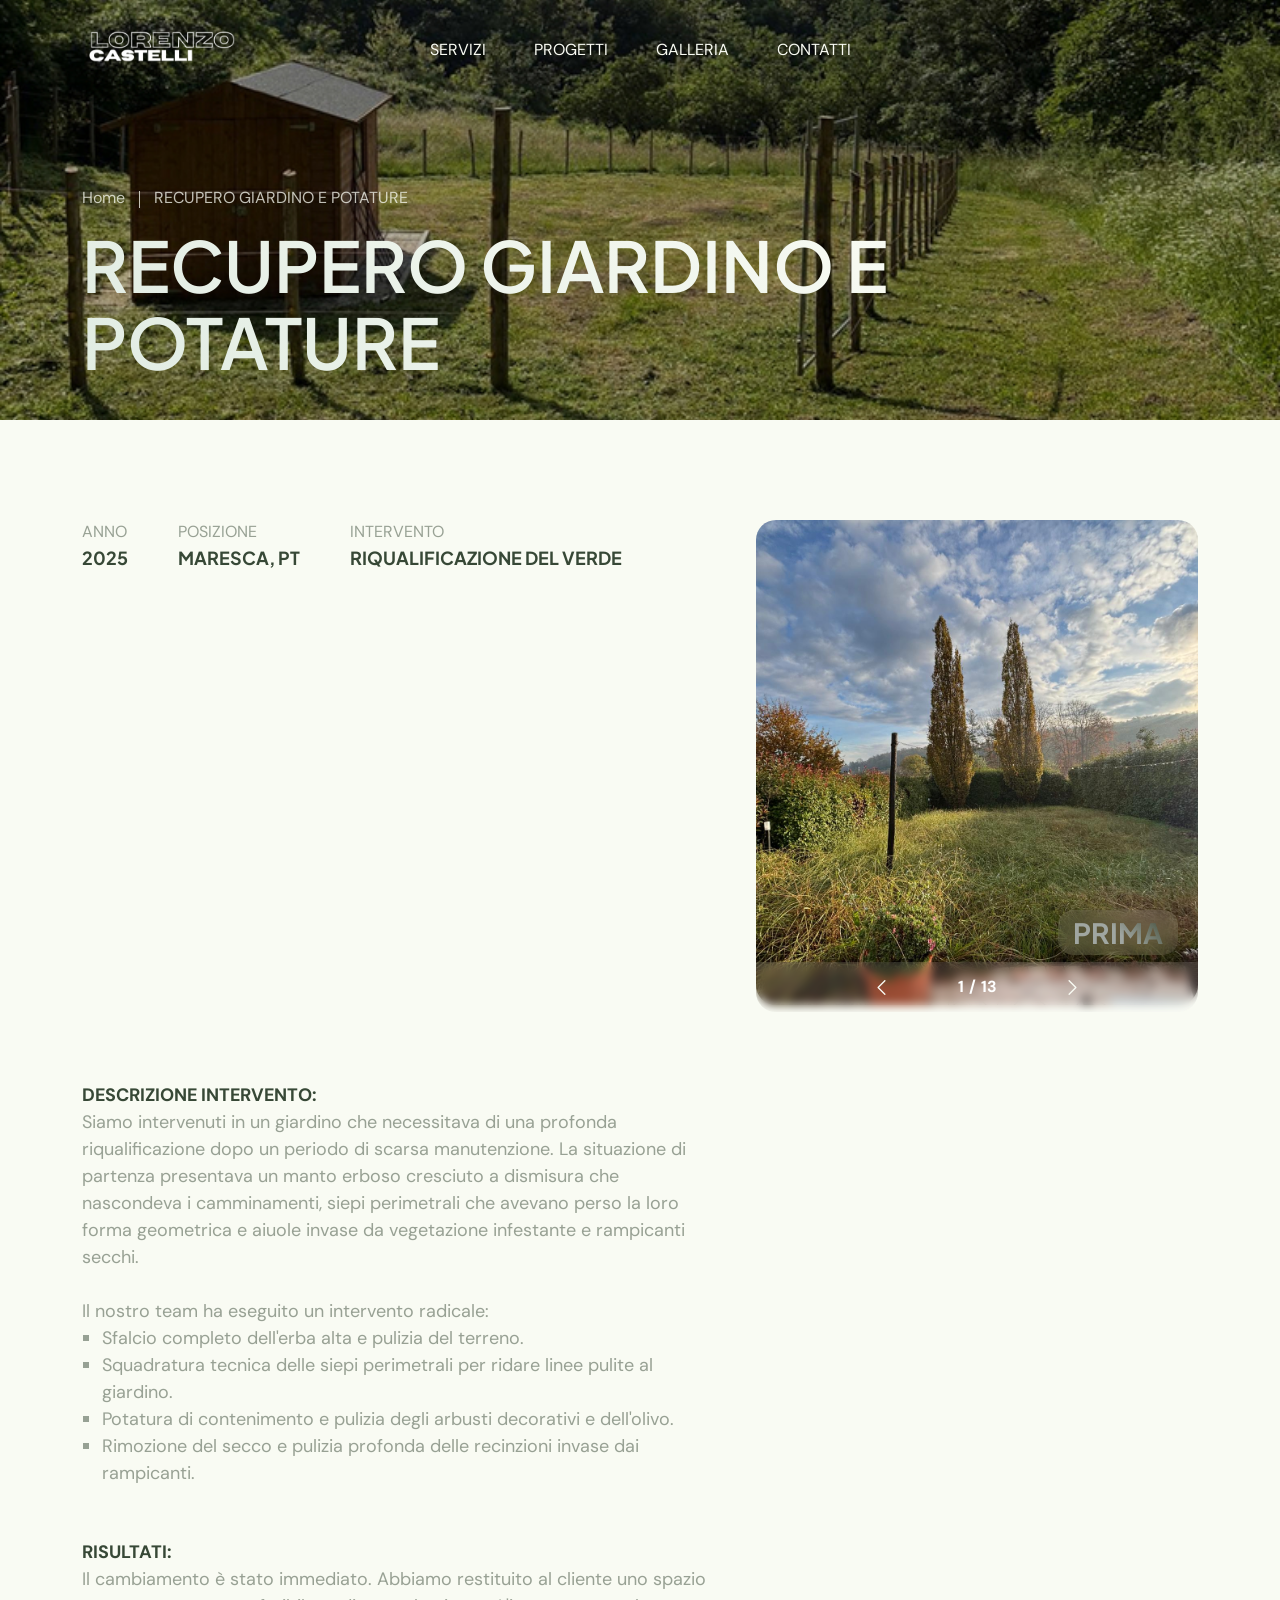
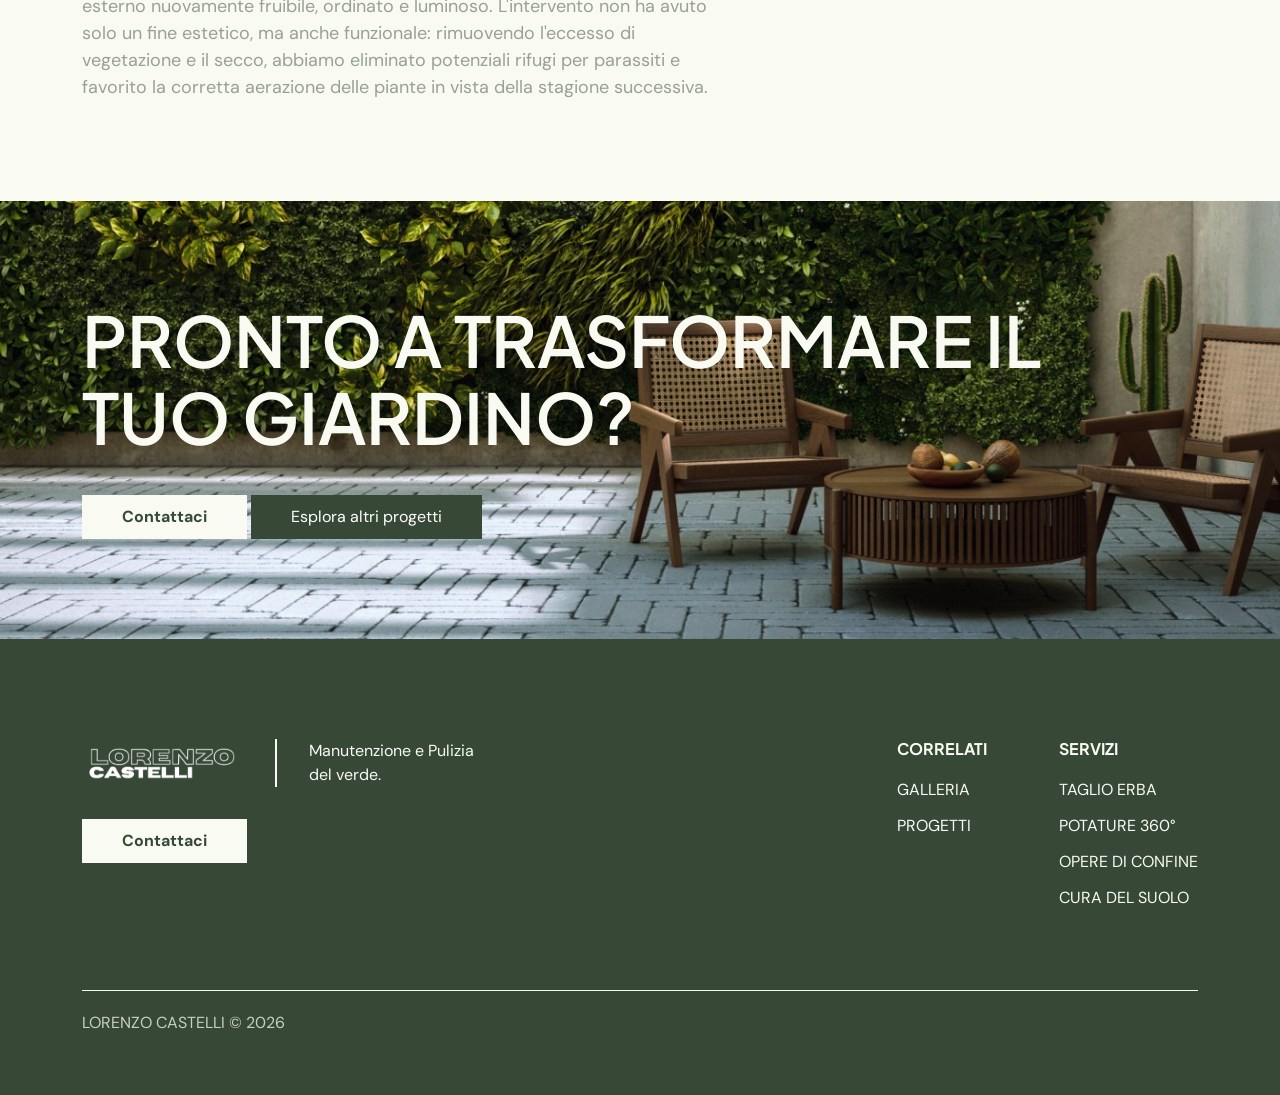
<file: projects/project3.html>
<!DOCTYPE html>
<html class="no-js" lang="en">

<head>
  <!-- Meta Tags -->
  <meta charset="utf-8">
  <meta http-equiv="x-ua-compatible" content="ie=edge">
  <meta name="viewport" content="width=device-width, initial-scale=1">
  <meta name="author" content="Laralink">
  <!-- Favicon Icon -->
  <link rel="icon" href="../assets/img/favicon.png">
  <!-- Site Title -->
  <title>Lorenzo Castelli - Manutenzione e Pulizia del verde</title>
  <link rel="stylesheet" href="../assets/css/bootstrap.min.css">
  <link rel="stylesheet" href="../assets/css/fontawesome.min.css">
  <link rel="stylesheet" href="../assets/css/slick.min.css">
  <link rel="stylesheet" href="../assets/css/animate.css">
  <link rel="stylesheet" href="../assets/css/lightgallery.min.css">
  <link rel="stylesheet" href="../assets/css/style.css">
</head>

<body>
  <!-- Start Preloader -->
  <div class="cs_preloader">
    <div class="cs_preloader_in">
      <span></span>
      <span></span>
    </div>
    <div class="cs_preloader_text">Loading...</div>
  </div>
  <!-- End Preloader -->
  <!-- Start Header Section -->
  <header class="cs_site_header cs_style_1 cs_sticky_header">
    <div class="cs_main_header">
      <div class="container">
        <div class="cs_main_header_in">
          <div class="cs_main_header_left">
            <a class="cs_site_branding" href="../index.html">
              <img src="../assets/img/logo.svg" alt="Logo">
            </a>
          </div>
          <div class="cs_main_header_center">
            <div class="cs_nav cs_heading_color">
              <nav class="cs_nav_list_wrap text-uppercase">
                <ul class="cs_nav_list">
                  <li><a href="../services.html">SERVIZI</a></li>
                  <li><a href="../projects.html">PROGETTI</a></li>
                  <li><a href="../gallery.html">GALLERIA</a></li>
                  <li><a href="../contact.html">CONTATTI</a></li>
                </ul>
              </nav>
            </div>
          </div>
          <!-- <div class="cs_main_header_right">
            <div class="cs_header_icon_btns">
              
              <button type="button" class="cs_header_icon_btn cs_search_tobble_btn cs_center">
                <svg width="20" height="20" viewBox="0 0 20 20" fill="none" xmlns="http://www.w3.org/2000/svg">
                  <g>
                    <path
                      d="M19.7556 18.5774L14.0682 12.89C15.1699 11.5292 15.8332 9.8 15.8332 7.91669C15.8332 3.55174 12.2815 9.15527e-05 7.91656 9.15527e-05C3.55161 9.15527e-05 0 3.5517 0 7.91666C0 12.2816 3.55165 15.8333 7.9166 15.8333C9.7999 15.8333 11.5291 15.1699 12.8899 14.0683L18.5773 19.7557C18.7398 19.9182 18.9531 19.9999 19.1665 19.9999C19.3798 19.9999 19.5932 19.9182 19.7557 19.7557C20.0815 19.4299 20.0815 18.9032 19.7556 18.5774ZM7.9166 14.1666C4.46996 14.1666 1.66666 11.3633 1.66666 7.91666C1.66666 4.47001 4.46996 1.66672 7.9166 1.66672C11.3632 1.66672 14.1665 4.47001 14.1665 7.91666C14.1665 11.3633 11.3632 14.1666 7.9166 14.1666Z"
                      fill="currentColor" />
                  </g>
                  <defs>
                    <clipPath>
                      <rect width="20" height="20" fill="currentColor" />
                    </clipPath>
                  </defs>
                </svg>
              </button>
            </div>
          </div> -->
        </div>
      </div>
    </div>
  </header>
  <div class="cs_header_form_wrap cs_center">
    <div class="cs_header_form_overlay"></div>
    <form action="#" class="cs_header_form">
      <input type="text" class="cs_header_form_input" placeholder="Search...">
      <button type="button" class="cs_header_form_btn cs_center">
        <svg width="20" height="20" viewBox="0 0 20 20" fill="none" xmlns="http://www.w3.org/2000/svg">
          <g>
            <path
              d="M19.7556 18.5774L14.0682 12.89C15.1699 11.5292 15.8332 9.8 15.8332 7.91669C15.8332 3.55174 12.2815 9.15527e-05 7.91656 9.15527e-05C3.55161 9.15527e-05 0 3.5517 0 7.91666C0 12.2816 3.55165 15.8333 7.9166 15.8333C9.7999 15.8333 11.5291 15.1699 12.8899 14.0683L18.5773 19.7557C18.7398 19.9182 18.9531 19.9999 19.1665 19.9999C19.3798 19.9999 19.5932 19.9182 19.7557 19.7557C20.0815 19.4299 20.0815 18.9032 19.7556 18.5774ZM7.9166 14.1666C4.46996 14.1666 1.66666 11.3633 1.66666 7.91666C1.66666 4.47001 4.46996 1.66672 7.9166 1.66672C11.3632 1.66672 14.1665 4.47001 14.1665 7.91666C14.1665 11.3633 11.3632 14.1666 7.9166 14.1666Z"
              fill="currentColor" />
          </g>
          <defs>
            <clipPath>
              <rect width="20" height="20" fill="currentColor" />
            </clipPath>
          </defs>
        </svg>
      </button>
    </form>
  </div>
  <!-- End Header Section -->
  <!-- Start Page Heading Sectoin -->
  <section class="cs_page_heading cs_style_1 cs_bg_filed cs_heading_bg" data-src="../assets/img/project_thumb_3.jpg">
    <div class="container">
      <ol class="breadcrumb">
        <li class="breadcrumb-item"><a href="../index.html">Home</a></li>
        <li class="breadcrumb-item active">RECUPERO GIARDINO E POTATURE</li>
      </ol>
      <h1 class="cs_page_title mb-0 cs_fs_80 wow fadeInUp">RECUPERO GIARDINO E POTATURE</h1>
    </div>
  </section>
  <!-- End Page Heading Sectoin -->
  <!-- Start Progetti -->
  <div class="container">
    <div class="cs_height_100 cs_height_lg_70"></div>
    <div class="row cs_gap_x_40 cs_gap_y_30">
      <div class="col-lg-7">
        <ul class="cs_project_details_info cs_mp_0">
          <li>
            <p class="mb-0">ANNO</p>
            <h4 class="mb-0 cs_fs_20 cs_bold">2025</h4>
          </li>
          <li>
            <p class="mb-0">POSIZIONE</p>
            <h4 class="mb-0 cs_fs_20 cs_bold">MARESCA, PT</h4>
          </li>
          <li>
            <p class="mb-0">INTERVENTO</p>
            <h4 class="mb-0 cs_fs_20 cs_bold">RIQUALIFICAZIONE DEL VERDE</h4>
          </li>
        </ul>
        <div class="cs_height_50 cs_height_lg_40"></div>
      </div>
      <div class="col-lg-5">
        <div class="cs_slider cs_style_1">
          <div class="cs_slider_container" data-autoplay="0" data-loop="1" data-speed="400" data-center="0"
            data-variable-width="0" data-slides-per-view="1">
            <div class="cs_slider_wrapper">


              <!-- immagine 1 -->
              <div class="cs_slide">

                <div class="cs_project_details_image" style="position: relative; display: inline-block; width: 100%;">
                  <img src="../assets/img/projects/project3/1.jpeg" alt="Staccionata finita"
                    style="width: 100%; display: block;">

                  <div
                    style="position: absolute; bottom: 50px; right: 20px; padding: 5px 15px; border-radius: 15px;
                    background: rgba(255, 255, 255, 0.1); backdrop-filter: blur(10px); -webkit-backdrop-filter: blur(10px);">
                    <div class="cs_section_heading cs_style_4 ">
                      <h2 class="cs_section_title cs_fs_32 cs_bold mb-0"><span>PRIMA</span></h2>
                    </div>
                  </div>
                </div>
              </div>

              <!-- immagine 2 -->
               <div class="cs_slide">

                <div class="cs_project_details_image" style="position: relative; display: inline-block; width: 100%;">
                  <img src="../assets/img/projects/project3/2.jpeg" alt="Staccionata finita"
                    style="width: 100%; display: block;">

                  <div
                    style="position: absolute; bottom: 50px; right: 20px; padding: 5px 15px; border-radius: 15px;
                    background: rgba(255, 255, 255, 0.1); backdrop-filter: blur(10px); -webkit-backdrop-filter: blur(10px);">
                    <div class="cs_section_heading cs_style_4 ">
                      <h2 class="cs_section_title cs_fs_32 cs_bold mb-0"><span>DOPO</span></h2>
                    </div>
                  </div>
                </div>
              </div>
              <!-- immagine 3 -->
               <div class="cs_slide">

                <div class="cs_project_details_image" style="position: relative; display: inline-block; width: 100%;">
                  <img src="../assets/img/projects/project3/3.jpeg" alt="Staccionata finita"
                    style="width: 100%; display: block;">

                  <div
                    style="position: absolute; bottom: 50px; right: 20px; padding: 5px 15px; border-radius: 15px;
                    background: rgba(255, 255, 255, 0.1); backdrop-filter: blur(10px); -webkit-backdrop-filter: blur(10px);">
                    <div class="cs_section_heading cs_style_4 ">
                      <h2 class="cs_section_title cs_fs_32 cs_bold mb-0"><span>DOPO</span></h2>
                    </div>
                  </div>
                </div>
              </div>
              <!-- immagine 4 -->
               <div class="cs_slide">

                <div class="cs_project_details_image" style="position: relative; display: inline-block; width: 100%;">
                  <img src="../assets/img/projects/project3/4.jpeg" alt="Staccionata finita"
                    style="width: 100%; display: block;">

                  <div
                    style="position: absolute; bottom: 50px; right: 20px; padding: 5px 15px; border-radius: 15px;
                    background: rgba(255, 255, 255, 0.1); backdrop-filter: blur(10px); -webkit-backdrop-filter: blur(10px);">
                    <div class="cs_section_heading cs_style_4 ">
                      <h2 class="cs_section_title cs_fs_32 cs_bold mb-0"><span>PRIMA</span></h2>
                    </div>
                  </div>
                </div>
              </div>
              <!-- immagine 5 -->
               <div class="cs_slide">

                <div class="cs_project_details_image" style="position: relative; display: inline-block; width: 100%;">
                  <img src="../assets/img/projects/project3/5.jpeg" alt="Staccionata finita"
                    style="width: 100%; display: block;">

                  <div
                    style="position: absolute; bottom: 50px; right: 20px; padding: 5px 15px; border-radius: 15px;
                    background: rgba(255, 255, 255, 0.1); backdrop-filter: blur(10px); -webkit-backdrop-filter: blur(10px);">
                    <div class="cs_section_heading cs_style_4 ">
                      <h2 class="cs_section_title cs_fs_32 cs_bold mb-0"><span>DOPO</span></h2>
                    </div>
                  </div>
                </div>
              </div>
              <!-- immagine 6 -->
               <div class="cs_slide">

                <div class="cs_project_details_image" style="position: relative; display: inline-block; width: 100%;">
                  <img src="../assets/img/projects/project3/6.jpeg" alt="Staccionata finita"
                    style="width: 100%; display: block;">

                  <div
                    style="position: absolute; bottom: 50px; right: 20px; padding: 5px 15px; border-radius: 15px;
                    background: rgba(255, 255, 255, 0.1); backdrop-filter: blur(10px); -webkit-backdrop-filter: blur(10px);">
                    <div class="cs_section_heading cs_style_4 ">
                      <h2 class="cs_section_title cs_fs_32 cs_bold mb-0"><span>PRIMA</span></h2>
                    </div>
                  </div>
                </div>
              </div>
              <!-- immagine 7 -->
               <div class="cs_slide">

                <div class="cs_project_details_image" style="position: relative; display: inline-block; width: 100%;">
                  <img src="../assets/img/projects/project3/7.jpeg" alt="Staccionata finita"
                    style="width: 100%; display: block;">

                  <div
                    style="position: absolute; bottom: 50px; right: 20px; padding: 5px 15px; border-radius: 15px;
                    background: rgba(255, 255, 255, 0.1); backdrop-filter: blur(10px); -webkit-backdrop-filter: blur(10px);">
                    <div class="cs_section_heading cs_style_4 ">
                      <h2 class="cs_section_title cs_fs_32 cs_bold mb-0"><span>DOPO</span></h2>
                    </div>
                  </div>
                </div>
              </div>
              <!-- immagine 8 -->
               <div class="cs_slide">

                <div class="cs_project_details_image" style="position: relative; display: inline-block; width: 100%;">
                  <img src="../assets/img/projects/project3/8.jpeg" alt="Staccionata finita"
                    style="width: 100%; display: block;">

                  <div
                    style="position: absolute; bottom: 50px; right: 20px; padding: 5px 15px; border-radius: 15px;
                    background: rgba(255, 255, 255, 0.1); backdrop-filter: blur(10px); -webkit-backdrop-filter: blur(10px);">
                    <div class="cs_section_heading cs_style_4 ">
                      <h2 class="cs_section_title cs_fs_32 cs_bold mb-0"><span>PRIMA</span></h2>
                    </div>
                  </div>
                </div>
              </div>
              <!-- immagine 9 -->
               <div class="cs_slide">

                <div class="cs_project_details_image" style="position: relative; display: inline-block; width: 100%;">
                  <img src="../assets/img/projects/project3/9.jpeg" alt="Staccionata finita"
                    style="width: 100%; display: block;">

                  <div
                    style="position: absolute; bottom: 50px; right: 20px; padding: 5px 15px; border-radius: 15px;
                    background: rgba(255, 255, 255, 0.1); backdrop-filter: blur(10px); -webkit-backdrop-filter: blur(10px);">
                    <div class="cs_section_heading cs_style_4 ">
                      <h2 class="cs_section_title cs_fs_32 cs_bold mb-0"><span>DOPO</span></h2>
                    </div>
                  </div>
                </div>
              </div>
              <!-- immagine 10 -->
               <div class="cs_slide">

                <div class="cs_project_details_image" style="position: relative; display: inline-block; width: 100%;">
                  <img src="../assets/img/projects/project3/10.jpeg" alt="Staccionata finita"
                    style="width: 100%; display: block;">

                  <div
                    style="position: absolute; bottom: 50px; right: 20px; padding: 5px 15px; border-radius: 15px;
                    background: rgba(255, 255, 255, 0.1); backdrop-filter: blur(10px); -webkit-backdrop-filter: blur(10px);">
                    <div class="cs_section_heading cs_style_4 ">
                      <h2 class="cs_section_title cs_fs_32 cs_bold mb-0"><span>PRIMA</span></h2>
                    </div>
                  </div>
                </div>
              </div>
              <!-- immagine 11 -->
               <div class="cs_slide">

                <div class="cs_project_details_image" style="position: relative; display: inline-block; width: 100%;">
                  <img src="../assets/img/projects/project3/11.jpeg" alt="Staccionata finita"
                    style="width: 100%; display: block;">

                  <div
                    style="position: absolute; bottom: 50px; right: 20px; padding: 5px 15px; border-radius: 15px;
                    background: rgba(255, 255, 255, 0.1); backdrop-filter: blur(10px); -webkit-backdrop-filter: blur(10px);">
                    <div class="cs_section_heading cs_style_4 ">
                      <h2 class="cs_section_title cs_fs_32 cs_bold mb-0"><span>DOPO</span></h2>
                    </div>
                  </div>
                </div>
              </div>
              <!-- immagine 12 -->
               <div class="cs_slide">

                <div class="cs_project_details_image" style="position: relative; display: inline-block; width: 100%;">
                  <img src="../assets/img/projects/project3/12.jpeg" alt="Staccionata finita"
                    style="width: 100%; display: block;">

                  <div
                    style="position: absolute; bottom: 50px; right: 20px; padding: 5px 15px; border-radius: 15px;
                    background: rgba(255, 255, 255, 0.1); backdrop-filter: blur(10px); -webkit-backdrop-filter: blur(10px);">
                    <div class="cs_section_heading cs_style_4 ">
                      <h2 class="cs_section_title cs_fs_32 cs_bold mb-0"><span>PRIMA</span></h2>
                    </div>
                  </div>
                </div>
              </div>
              <!-- immagine 13 -->
               <div class="cs_slide">

                <div class="cs_project_details_image" style="position: relative; display: inline-block; width: 100%;">
                  <img src="../assets/img/projects/project3/13.jpeg" alt="Staccionata finita"
                    style="width: 100%; display: block;">

                  <div
                    style="position: absolute; bottom: 50px; right: 20px; padding: 5px 15px; border-radius: 15px;
                    background: rgba(255, 255, 255, 0.1); backdrop-filter: blur(10px); -webkit-backdrop-filter: blur(10px);">
                    <div class="cs_section_heading cs_style_4 ">
                      <h2 class="cs_section_title cs_fs_32 cs_bold mb-0"><span>DOPO</span></h2>
                    </div>
                  </div>
                </div>
              </div>
              <!-- immagine 14 -->
              <!-- immagine 15 -->

            </div>
          </div>
          <div class="d-flex justify-content-center cs_slider_arrows_4_transparent_wrap">
            <div class="cs_slider_arrows cs_style_4">
              <div class="cs_left_arrow cs_white_color">
                <svg width="10" height="18" viewBox="0 0 10 18" fill="none" xmlns="http://www.w3.org/2000/svg">
                  <path
                    d="M0.499953 9.00005C0.499953 8.80823 0.573265 8.61623 0.719703 8.4698L8.2197 0.969797C8.51277 0.676734 8.98733 0.676734 9.2802 0.969797C9.57308 1.26286 9.57327 1.73742 9.2802 2.0303L2.31045 9.00005L9.2802 15.9698C9.57327 16.2629 9.57327 16.7374 9.2802 17.0303C8.98714 17.3232 8.51258 17.3234 8.2197 17.0303L0.719703 9.5303C0.573265 9.38386 0.499953 9.19186 0.499953 9.00005Z"
                    fill="currentColor" />
                </svg>
              </div>
              <div class="cs_slider_number cs_style_2 cs_bold"></div>
              <div class="cs_right_arrow cs_white_color">
                <svg width="10" height="18" viewBox="0 0 10 18" fill="none" xmlns="http://www.w3.org/2000/svg">
                  <path
                    d="M9.50005 8.99995C9.50005 9.19177 9.42673 9.38377 9.2803 9.5302L1.7803 17.0302C1.48723 17.3233 1.01267 17.3233 0.719797 17.0302C0.426922 16.7371 0.426734 16.2626 0.719797 15.9697L7.68955 8.99995L0.719797 2.0302C0.426734 1.73714 0.426734 1.26258 0.719797 0.969702C1.01286 0.676826 1.48742 0.67664 1.7803 0.969702L9.2803 8.4697C9.42673 8.61614 9.50005 8.80814 9.50005 8.99995Z"
                    fill="currentColor" />
                </svg>
              </div>
            </div>
          </div>
        </div>
      </div>
    </div>
    <div class="cs_height_70 cs_height_lg_50"></div>
    <div class="row cs_gap_x_40 cs_gap_y_30">
      <div class="col-xl-7">
        <div class="cs_fs_20">
          <b class="cs_heading_color">DESCRIZIONE INTERVENTO:</b><br>
          Siamo intervenuti in un giardino che necessitava di una profonda riqualificazione dopo un periodo di scarsa manutenzione.
          La situazione di partenza presentava un manto erboso cresciuto a dismisura che nascondeva i camminamenti, siepi perimetrali che avevano perso la loro forma geometrica e aiuole invase da vegetazione infestante e rampicanti secchi.
          <br><br>
          Il nostro team ha eseguito un intervento radicale:
          <ul>
            <li>Sfalcio completo dell'erba alta e pulizia del terreno.</li>
            <li>Squadratura tecnica delle siepi perimetrali per ridare linee pulite al giardino.</li>
            <li>Potatura di contenimento e pulizia degli arbusti decorativi e dell'olivo.</li>
            <li>Rimozione del secco e pulizia profonda delle recinzioni invase dai rampicanti.</li>
          </ul>
          <br>

          <b class="cs_heading_color">RISULTATI:</b><br>
          Il cambiamento è stato immediato. Abbiamo restituito al cliente uno spazio esterno nuovamente fruibile, ordinato e luminoso.
          L'intervento non ha avuto solo un fine estetico, ma anche funzionale: rimuovendo l'eccesso di vegetazione e il secco, abbiamo eliminato potenziali rifugi per parassiti e favorito la corretta aerazione delle piante in vista della stagione successiva.
        </div>
      </div>

    </div>
    <div class="cs_height_100 cs_height_lg_70"></div>
  </div>
  <!-- End Progetti -->
  <!-- Start Accordion Section -->

  <section class="cs_cta cs_style_1 cs_heading_bg cs_bg_filed" data-src="../assets/img/cta_bg.jpg">
    <div class="cs_height_100 cs_height_lg_70"></div>
    <div class="container">
      <div class="cs_cta_in">
        <h2 class="cs_cta_title cs_fs_80 cs_white_color cs_mb_40 wow fadeInDown">PRONTO A TRASFORMARE IL <br>TUO
          GIARDINO?</h2>
        <a href="../contact.html"
          class="cs_btn cs_style_1 cs_bold cs_heading_color cs_white_bg wow fadeInLeft">Contattaci</a>

        <a href="../projects.html" class="cs_btn cs_style_1  cs_white_bg wow fadeInLeft"
          style="background-color: #384836; color:#fff">Esplora altri progetti</a>

      </div>
    </div>
    <div class="cs_height_100 cs_height_lg_70"></div>
  </section>

  <!-- End Accordion Section -->
  <!-- Start Footer Section -->
  <footer class="cs_footer cs_style_1 cs_color_1">
    <div class="container">
      <div class="cs_footer_row">
        <div class="cs_footer_col">
          <div class="cs_footer_widget">
            <div class="cs_text_widget">
              <img src="../assets/img/logo.svg" alt="">
              <p>Manutenzione e Pulizia <br>
                del verde.</p>
            </div>
          </div>
          <div class="cs_footer_widget">
            <a href="../contact.html"
              class="cs_btn cs_style_1 cs_bold cs_heading_color cs_white_bg wow fadeInLeft">Contattaci</a>
          </div>
        </div>
        <div class="cs_footer_col">
          <div class="cs_footer_widget">
            <h4 class="cs_footer_widget_title">CORRELATI</h4>
            <ul class="cs_footer_widget_menu cs_mp_0">
              <!-- <li><a href="about.html">ABOUT US</a></li> -->
              <li><a href="../gallery.html">GALLERIA</a></li>
              <li><a href="../projects.html">PROGETTI</a></li>
              <!-- <li><a href="blog.html">BLOG</a></li> -->
            </ul>
          </div>
        </div>
        <div class="cs_footer_col">
          <div class="cs_footer_widget">
            <h4 class="cs_footer_widget_title">SERVIZI</h4>
            <ul class="cs_footer_widget_menu cs_mp_0">
              <li><a >TAGLIO ERBA</a></li>
              <li><a >POTATURE 360°</a></li>
              <li><a >OPERE DI CONFINE</a></li>
              <li><a >CURA DEL SUOLO</a></li>
            </ul>
          </div>
        </div>

      </div>
      <div class="cs_bottom_footer">
        <div class="cs_bottom_footer_left">
          <div class="cs_copyright">LORENZO CASTELLI © 2026</div>
        </div>
      </div>
    </div>
  </footer>  <!-- End Footer Section -->
  <!-- Script -->
  <script src="../assets/js/jquery-3.7.1.min.js"></script>
  <script src="../assets/js/jquery.slick.min.js"></script>
  <script src="../assets/js/wow.min.js"></script>
  <script src="../assets/js/isotope.pkg.min.js"></script>
  <script src="../assets/js/lightgallery.min.js"></script>
  <script src="../assets/js/main.js"></script>
</body>

</html>
</file>
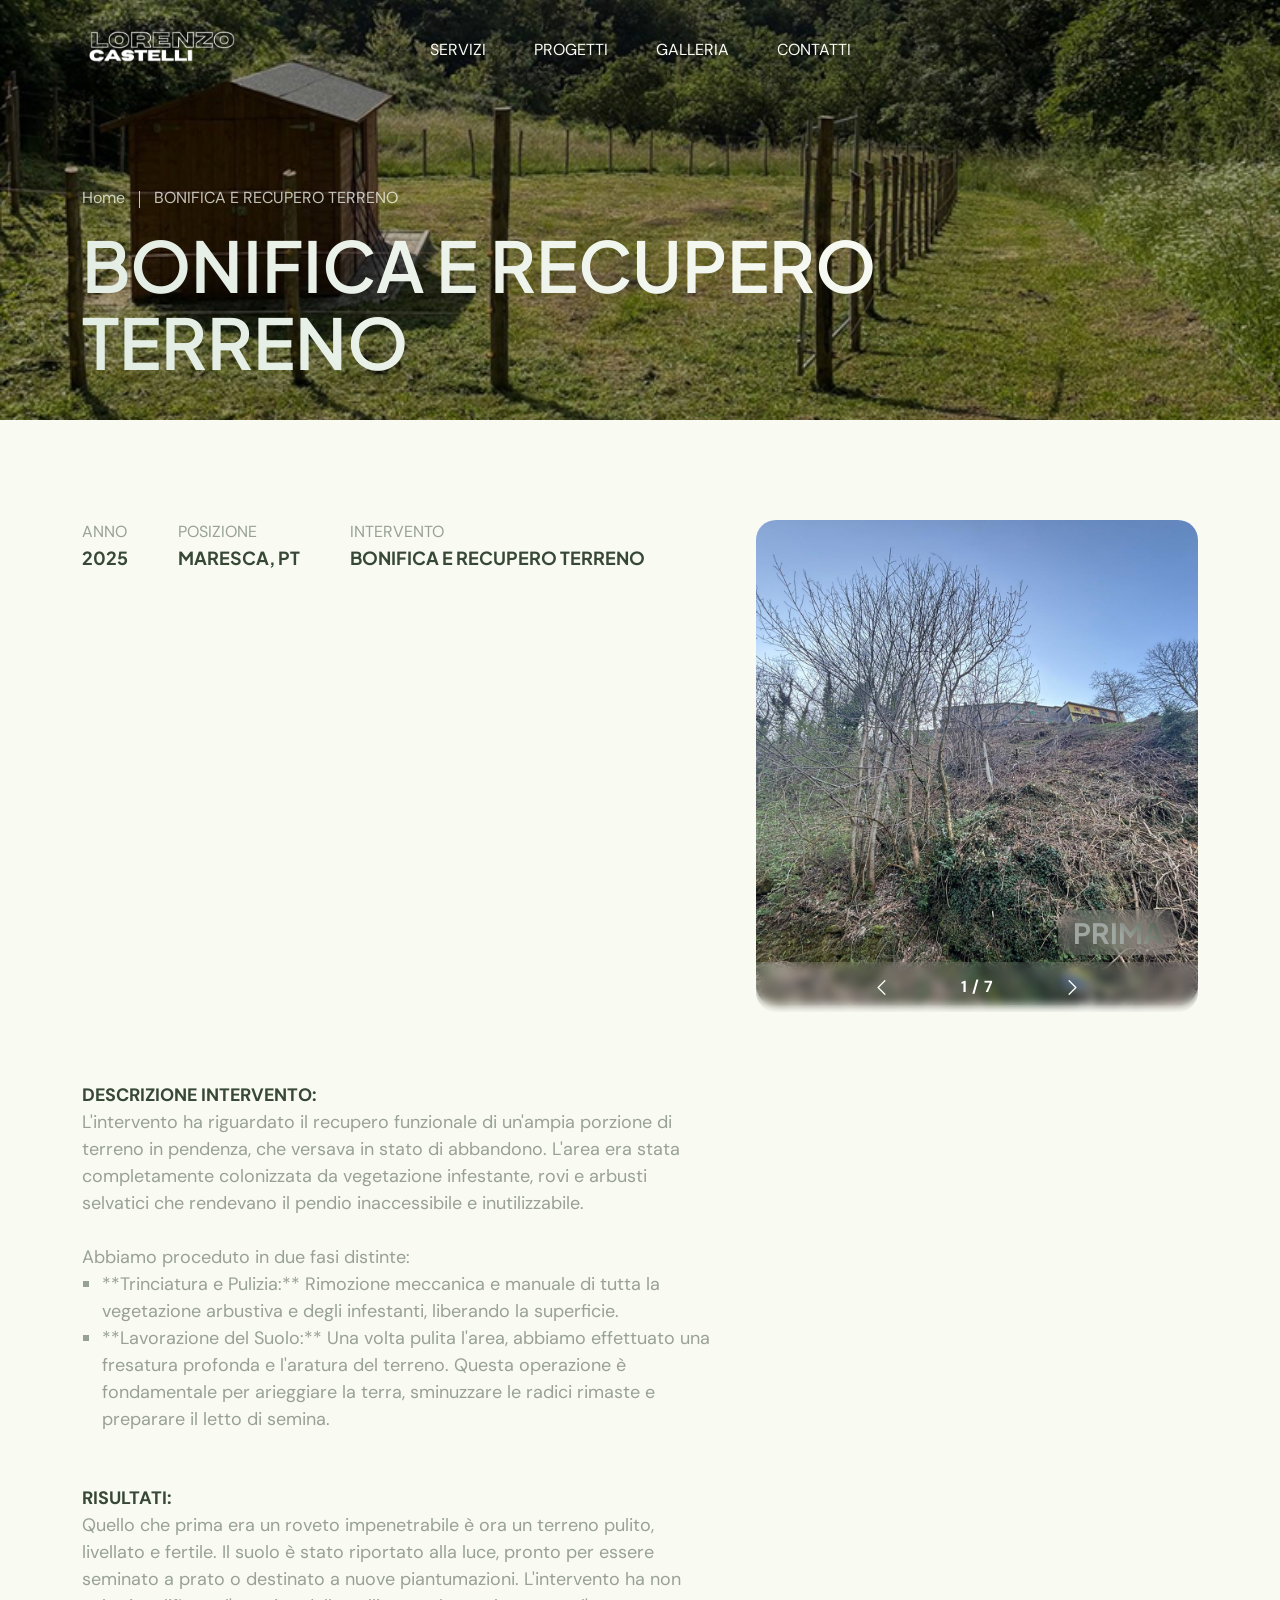
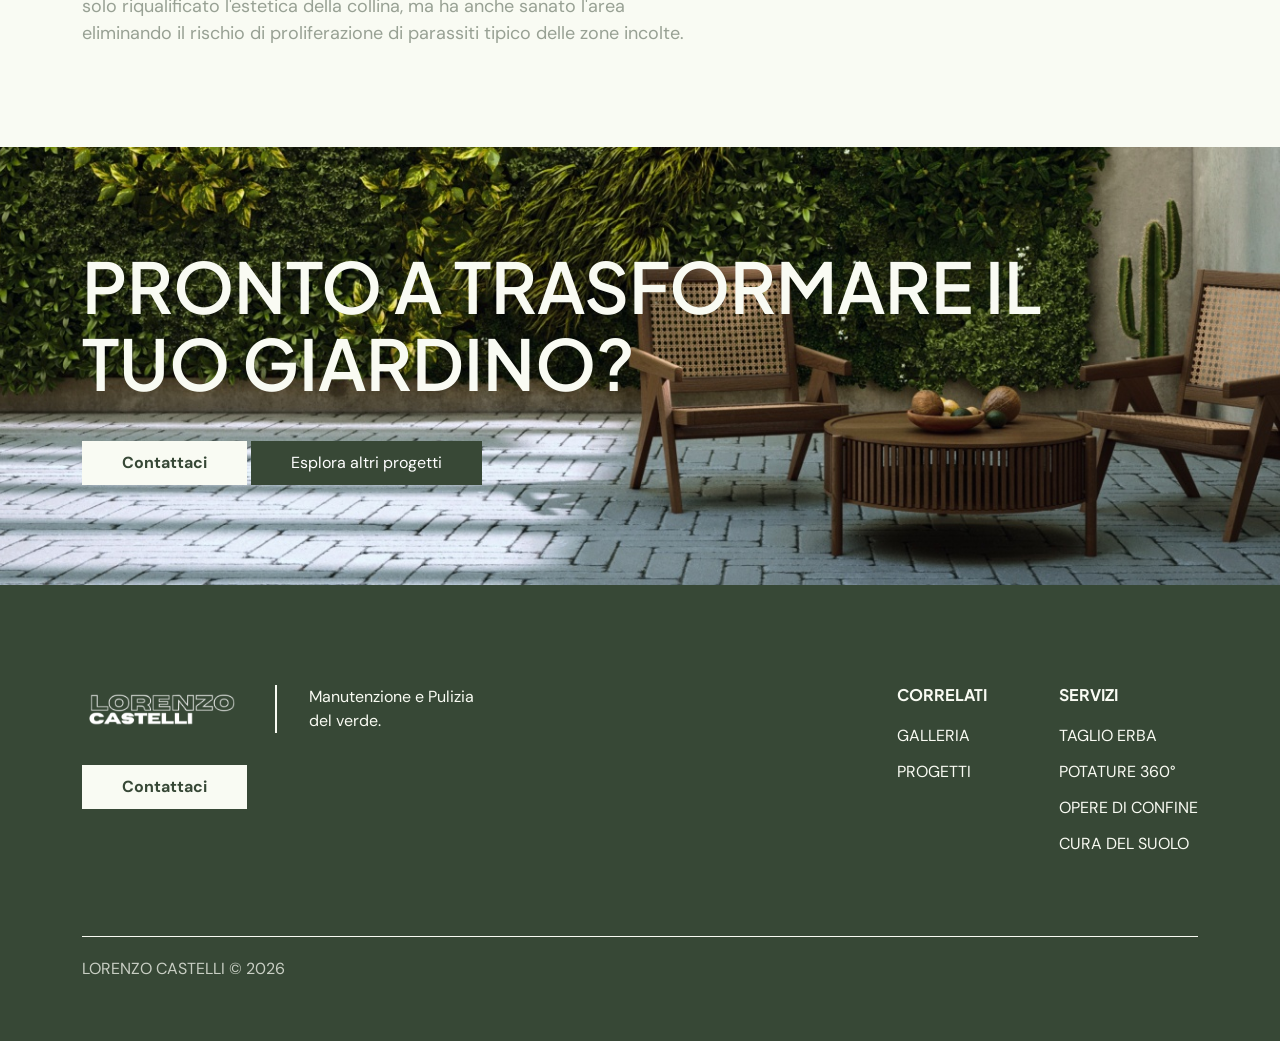
<file: projects/project4.html>
<!DOCTYPE html>
<html class="no-js" lang="en">

<head>
  <!-- Meta Tags -->
  <meta charset="utf-8">
  <meta http-equiv="x-ua-compatible" content="ie=edge">
  <meta name="viewport" content="width=device-width, initial-scale=1">
  <meta name="author" content="Laralink">
  <!-- Favicon Icon -->
  <link rel="icon" href="../assets/img/favicon.png">
  <!-- Site Title -->
  <title>Lorenzo Castelli - Manutenzione e Pulizia del verde</title>
  <link rel="stylesheet" href="../assets/css/bootstrap.min.css">
  <link rel="stylesheet" href="../assets/css/fontawesome.min.css">
  <link rel="stylesheet" href="../assets/css/slick.min.css">
  <link rel="stylesheet" href="../assets/css/animate.css">
  <link rel="stylesheet" href="../assets/css/lightgallery.min.css">
  <link rel="stylesheet" href="../assets/css/style.css">
</head>

<body>
  <!-- Start Preloader -->
  <div class="cs_preloader">
    <div class="cs_preloader_in">
      <span></span>
      <span></span>
    </div>
    <div class="cs_preloader_text">Loading...</div>
  </div>
  <!-- End Preloader -->
  <!-- Start Header Section -->
  <header class="cs_site_header cs_style_1 cs_sticky_header">
    <div class="cs_main_header">
      <div class="container">
        <div class="cs_main_header_in">
          <div class="cs_main_header_left">
            <a class="cs_site_branding" href="../index.html">
              <img src="../assets/img/logo.svg" alt="Logo">
            </a>
          </div>
          <div class="cs_main_header_center">
            <div class="cs_nav cs_heading_color">
              <nav class="cs_nav_list_wrap text-uppercase">
                <ul class="cs_nav_list">
                  <li><a href="../services.html">SERVIZI</a></li>
                  <li><a href="../projects.html">PROGETTI</a></li>
                  <li><a href="../gallery.html">GALLERIA</a></li>
                  <li><a href="../contact.html">CONTATTI</a></li>
                </ul>
              </nav>
            </div>
          </div>
          <!-- <div class="cs_main_header_right">
            <div class="cs_header_icon_btns">
              
              <button type="button" class="cs_header_icon_btn cs_search_tobble_btn cs_center">
                <svg width="20" height="20" viewBox="0 0 20 20" fill="none" xmlns="http://www.w3.org/2000/svg">
                  <g>
                    <path
                      d="M19.7556 18.5774L14.0682 12.89C15.1699 11.5292 15.8332 9.8 15.8332 7.91669C15.8332 3.55174 12.2815 9.15527e-05 7.91656 9.15527e-05C3.55161 9.15527e-05 0 3.5517 0 7.91666C0 12.2816 3.55165 15.8333 7.9166 15.8333C9.7999 15.8333 11.5291 15.1699 12.8899 14.0683L18.5773 19.7557C18.7398 19.9182 18.9531 19.9999 19.1665 19.9999C19.3798 19.9999 19.5932 19.9182 19.7557 19.7557C20.0815 19.4299 20.0815 18.9032 19.7556 18.5774ZM7.9166 14.1666C4.46996 14.1666 1.66666 11.3633 1.66666 7.91666C1.66666 4.47001 4.46996 1.66672 7.9166 1.66672C11.3632 1.66672 14.1665 4.47001 14.1665 7.91666C14.1665 11.3633 11.3632 14.1666 7.9166 14.1666Z"
                      fill="currentColor" />
                  </g>
                  <defs>
                    <clipPath>
                      <rect width="20" height="20" fill="currentColor" />
                    </clipPath>
                  </defs>
                </svg>
              </button>
            </div>
          </div> -->
        </div>
      </div>
    </div>
  </header>
  <div class="cs_header_form_wrap cs_center">
    <div class="cs_header_form_overlay"></div>
    <form action="#" class="cs_header_form">
      <input type="text" class="cs_header_form_input" placeholder="Search...">
      <button type="button" class="cs_header_form_btn cs_center">
        <svg width="20" height="20" viewBox="0 0 20 20" fill="none" xmlns="http://www.w3.org/2000/svg">
          <g>
            <path
              d="M19.7556 18.5774L14.0682 12.89C15.1699 11.5292 15.8332 9.8 15.8332 7.91669C15.8332 3.55174 12.2815 9.15527e-05 7.91656 9.15527e-05C3.55161 9.15527e-05 0 3.5517 0 7.91666C0 12.2816 3.55165 15.8333 7.9166 15.8333C9.7999 15.8333 11.5291 15.1699 12.8899 14.0683L18.5773 19.7557C18.7398 19.9182 18.9531 19.9999 19.1665 19.9999C19.3798 19.9999 19.5932 19.9182 19.7557 19.7557C20.0815 19.4299 20.0815 18.9032 19.7556 18.5774ZM7.9166 14.1666C4.46996 14.1666 1.66666 11.3633 1.66666 7.91666C1.66666 4.47001 4.46996 1.66672 7.9166 1.66672C11.3632 1.66672 14.1665 4.47001 14.1665 7.91666C14.1665 11.3633 11.3632 14.1666 7.9166 14.1666Z"
              fill="currentColor" />
          </g>
          <defs>
            <clipPath>
              <rect width="20" height="20" fill="currentColor" />
            </clipPath>
          </defs>
        </svg>
      </button>
    </form>
  </div>
  <!-- End Header Section -->
  <!-- Start Page Heading Sectoin -->
  <section class="cs_page_heading cs_style_1 cs_bg_filed cs_heading_bg" data-src="../assets/img/project_thumb_3.jpg">
    <div class="container">
      <ol class="breadcrumb">
        <li class="breadcrumb-item"><a href="../index.html">Home</a></li>
        <li class="breadcrumb-item active">BONIFICA E RECUPERO TERRENO</li>
      </ol>
      <h1 class="cs_page_title mb-0 cs_fs_80 wow fadeInUp">BONIFICA E RECUPERO TERRENO</h1>
    </div>
  </section>
  <!-- End Page Heading Sectoin -->
  <!-- Start Progetti -->
  <div class="container">
    <div class="cs_height_100 cs_height_lg_70"></div>
    <div class="row cs_gap_x_40 cs_gap_y_30">
      <div class="col-lg-7">
        <ul class="cs_project_details_info cs_mp_0">
          <li>
            <p class="mb-0">ANNO</p>
            <h4 class="mb-0 cs_fs_20 cs_bold">2025</h4>
          </li>
          <li>
            <p class="mb-0">POSIZIONE</p>
            <h4 class="mb-0 cs_fs_20 cs_bold">MARESCA, PT</h4>
          </li>
          <li>
            <p class="mb-0">INTERVENTO</p>
            <h4 class="mb-0 cs_fs_20 cs_bold">BONIFICA E RECUPERO TERRENO</h4>
          </li>
        </ul>
        <div class="cs_height_50 cs_height_lg_40"></div>
      </div>
      <div class="col-lg-5">
        <div class="cs_slider cs_style_1">
          <div class="cs_slider_container" data-autoplay="0" data-loop="1" data-speed="400" data-center="0"
            data-variable-width="0" data-slides-per-view="1">
            <div class="cs_slider_wrapper">


              <!-- immagine 1 -->
              <div class="cs_slide">

                <div class="cs_project_details_image" style="position: relative; display: inline-block; width: 100%;">
                  <img src="../assets/img/projects/project4/1.jpeg" alt="Staccionata finita"
                    style="width: 100%; display: block;">

                  <div
                    style="position: absolute; bottom: 50px; right: 20px; padding: 5px 15px; border-radius: 15px;
                    background: rgba(255, 255, 255, 0.1); backdrop-filter: blur(10px); -webkit-backdrop-filter: blur(10px);">
                    <div class="cs_section_heading cs_style_4 ">
                      <h2 class="cs_section_title cs_fs_32 cs_bold mb-0"><span>PRIMA</span></h2>
                    </div>
                  </div>
                </div>
              </div>

              <!-- immagine 2 -->
              <div class="cs_slide">

                <div class="cs_project_details_image" style="position: relative; display: inline-block; width: 100%;">
                  <img src="../assets/img/projects/project4/2.jpeg" alt="Staccionata finita"
                    style="width: 100%; display: block;">

                  <div
                    style="position: absolute; bottom: 50px; right: 20px; padding: 5px 15px; border-radius: 15px;
                    background: rgba(255, 255, 255, 0.1); backdrop-filter: blur(10px); -webkit-backdrop-filter: blur(10px);">
                    <div class="cs_section_heading cs_style_4 ">
                      <h2 class="cs_section_title cs_fs_32 cs_bold mb-0"><span>DOPO</span></h2>
                    </div>
                  </div>
                </div>
              </div>
              <!-- immagine 3 -->
              <div class="cs_slide">

                <div class="cs_project_details_image" style="position: relative; display: inline-block; width: 100%;">
                  <img src="../assets/img/projects/project4/3.jpeg" alt="Staccionata finita"
                    style="width: 100%; display: block;">

                  <div
                    style="position: absolute; bottom: 50px; right: 20px; padding: 5px 15px; border-radius: 15px;
                    background: rgba(255, 255, 255, 0.1); backdrop-filter: blur(10px); -webkit-backdrop-filter: blur(10px);">
                    <div class="cs_section_heading cs_style_4 ">
                      <h2 class="cs_section_title cs_fs_32 cs_bold mb-0"><span>PRIMA</span></h2>
                    </div>
                  </div>
                </div>
              </div>
              <!-- immagine 4 -->
              <div class="cs_slide">

                <div class="cs_project_details_image" style="position: relative; display: inline-block; width: 100%;">
                  <img src="../assets/img/projects/project4/4.jpeg" alt="Staccionata finita"
                    style="width: 100%; display: block;">

                  <div
                    style="position: absolute; bottom: 50px; right: 20px; padding: 5px 15px; border-radius: 15px;
                    background: rgba(255, 255, 255, 0.1); backdrop-filter: blur(10px); -webkit-backdrop-filter: blur(10px);">
                    <div class="cs_section_heading cs_style_4 ">
                      <h2 class="cs_section_title cs_fs_32 cs_bold mb-0"><span>DOPO</span></h2>
                    </div>
                  </div>
                </div>
              </div>
              <!-- immagine 5 -->
              <div class="cs_slide">

                <div class="cs_project_details_image" style="position: relative; display: inline-block; width: 100%;">
                  <img src="../assets/img/projects/project4/5.jpeg" alt="Staccionata finita"
                    style="width: 100%; display: block;">

                  <div
                    style="position: absolute; bottom: 50px; right: 20px; padding: 5px 15px; border-radius: 15px;
                    background: rgba(255, 255, 255, 0.1); backdrop-filter: blur(10px); -webkit-backdrop-filter: blur(10px);">
                    <div class="cs_section_heading cs_style_4 ">
                      <h2 class="cs_section_title cs_fs_32 cs_bold mb-0"><span>PRIMA</span></h2>
                    </div>
                  </div>
                </div>
              </div>
              <!-- immagine 6 -->
              <div class="cs_slide">

                <div class="cs_project_details_image" style="position: relative; display: inline-block; width: 100%;">
                  <img src="../assets/img/projects/project4/6.jpeg" alt="Staccionata finita"
                    style="width: 100%; display: block;">
                </div>
              </div>
              <!-- immagine 7 -->
              <div class="cs_slide">

                <div class="cs_project_details_image" style="position: relative; display: inline-block; width: 100%;">
                  <img src="../assets/img/projects/project4/7.jpeg" alt="Staccionata finita"
                    style="width: 100%; display: block;">

                  <div
                    style="position: absolute; bottom: 50px; right: 20px; padding: 5px 15px; border-radius: 15px;
                    background: rgba(255, 255, 255, 0.1); backdrop-filter: blur(10px); -webkit-backdrop-filter: blur(10px);">
                    <div class="cs_section_heading cs_style_4 ">
                      <h2 class="cs_section_title cs_fs_32 cs_bold mb-0"><span>DOPO</span></h2>
                    </div>
                  </div>
                </div>
              </div>

            </div>
          </div>
          <div class="d-flex justify-content-center cs_slider_arrows_4_transparent_wrap">
            <div class="cs_slider_arrows cs_style_4">
              <div class="cs_left_arrow cs_white_color">
                <svg width="10" height="18" viewBox="0 0 10 18" fill="none" xmlns="http://www.w3.org/2000/svg">
                  <path
                    d="M0.499953 9.00005C0.499953 8.80823 0.573265 8.61623 0.719703 8.4698L8.2197 0.969797C8.51277 0.676734 8.98733 0.676734 9.2802 0.969797C9.57308 1.26286 9.57327 1.73742 9.2802 2.0303L2.31045 9.00005L9.2802 15.9698C9.57327 16.2629 9.57327 16.7374 9.2802 17.0303C8.98714 17.3232 8.51258 17.3234 8.2197 17.0303L0.719703 9.5303C0.573265 9.38386 0.499953 9.19186 0.499953 9.00005Z"
                    fill="currentColor" />
                </svg>
              </div>
              <div class="cs_slider_number cs_style_2 cs_bold"></div>
              <div class="cs_right_arrow cs_white_color">
                <svg width="10" height="18" viewBox="0 0 10 18" fill="none" xmlns="http://www.w3.org/2000/svg">
                  <path
                    d="M9.50005 8.99995C9.50005 9.19177 9.42673 9.38377 9.2803 9.5302L1.7803 17.0302C1.48723 17.3233 1.01267 17.3233 0.719797 17.0302C0.426922 16.7371 0.426734 16.2626 0.719797 15.9697L7.68955 8.99995L0.719797 2.0302C0.426734 1.73714 0.426734 1.26258 0.719797 0.969702C1.01286 0.676826 1.48742 0.67664 1.7803 0.969702L9.2803 8.4697C9.42673 8.61614 9.50005 8.80814 9.50005 8.99995Z"
                    fill="currentColor" />
                </svg>
              </div>
            </div>
          </div>
        </div>
      </div>
    </div>
    <div class="cs_height_70 cs_height_lg_50"></div>
    <div class="row cs_gap_x_40 cs_gap_y_30">
      <div class="col-xl-7">
        <div class="cs_fs_20">
          <b class="cs_heading_color">DESCRIZIONE INTERVENTO:</b><br>
          L'intervento ha riguardato il recupero funzionale di un'ampia porzione di terreno in pendenza, che versava in
          stato di abbandono.
          L'area era stata completamente colonizzata da vegetazione infestante, rovi e arbusti selvatici che rendevano
          il pendio inaccessibile e inutilizzabile.
          <br><br>
          Abbiamo proceduto in due fasi distinte:
          <ul>
            <li>**Trinciatura e Pulizia:** Rimozione meccanica e manuale di tutta la vegetazione arbustiva e degli
              infestanti, liberando la superficie.</li>
            <li>**Lavorazione del Suolo:** Una volta pulita l'area, abbiamo effettuato una fresatura profonda e
              l'aratura del terreno. Questa operazione è fondamentale per arieggiare la terra, sminuzzare le radici
              rimaste e preparare il letto di semina.</li>
          </ul>
          <br>

          <b class="cs_heading_color">RISULTATI:</b><br>
          Quello che prima era un roveto impenetrabile è ora un terreno pulito, livellato e fertile.
          Il suolo è stato riportato alla luce, pronto per essere seminato a prato o destinato a nuove piantumazioni.
          L'intervento ha non solo riqualificato l'estetica della collina, ma ha anche sanato l'area eliminando il
          rischio di proliferazione di parassiti tipico delle zone incolte.
        </div>
      </div>

    </div>
    <div class="cs_height_100 cs_height_lg_70"></div>
  </div>
  <!-- End Progetti -->
  <!-- Start Accordion Section -->

  <section class="cs_cta cs_style_1 cs_heading_bg cs_bg_filed" data-src="../assets/img/cta_bg.jpg">
    <div class="cs_height_100 cs_height_lg_70"></div>
    <div class="container">
      <div class="cs_cta_in">
        <h2 class="cs_cta_title cs_fs_80 cs_white_color cs_mb_40 wow fadeInDown">PRONTO A TRASFORMARE IL <br>TUO
          GIARDINO?</h2>
        <a href="../contact.html"
          class="cs_btn cs_style_1 cs_bold cs_heading_color cs_white_bg wow fadeInLeft">Contattaci</a>

        <a href="../projects.html" class="cs_btn cs_style_1  cs_white_bg wow fadeInLeft"
          style="background-color: #384836; color:#fff">Esplora altri progetti</a>

      </div>
    </div>
    <div class="cs_height_100 cs_height_lg_70"></div>
  </section>

  <!-- End Accordion Section -->
  <!-- Start Footer Section -->
  <footer class="cs_footer cs_style_1 cs_color_1">
    <div class="container">
      <div class="cs_footer_row">
        <div class="cs_footer_col">
          <div class="cs_footer_widget">
            <div class="cs_text_widget">
              <img src="../assets/img/logo.svg" alt="">
              <p>Manutenzione e Pulizia <br>
                del verde.</p>
            </div>
          </div>
          <div class="cs_footer_widget">
            <a href="../contact.html"
              class="cs_btn cs_style_1 cs_bold cs_heading_color cs_white_bg wow fadeInLeft">Contattaci</a>
          </div>
        </div>
        <div class="cs_footer_col">
          <div class="cs_footer_widget">
            <h4 class="cs_footer_widget_title">CORRELATI</h4>
            <ul class="cs_footer_widget_menu cs_mp_0">
              <!-- <li><a href="about.html">ABOUT US</a></li> -->
              <li><a href="../gallery.html">GALLERIA</a></li>
              <li><a href="../projects.html">PROGETTI</a></li>
              <!-- <li><a href="blog.html">BLOG</a></li> -->
            </ul>
          </div>
        </div>
        <div class="cs_footer_col">
          <div class="cs_footer_widget">
            <h4 class="cs_footer_widget_title">SERVIZI</h4>
            <ul class="cs_footer_widget_menu cs_mp_0">
              <li><a >TAGLIO ERBA</a></li>
              <li><a >POTATURE 360°</a></li>
              <li><a >OPERE DI CONFINE</a></li>
              <li><a >CURA DEL SUOLO</a></li>
            </ul>
          </div>
        </div>

      </div>
      <div class="cs_bottom_footer">
        <div class="cs_bottom_footer_left">
          <div class="cs_copyright">LORENZO CASTELLI © 2026</div>
        </div>
      </div>
    </div>
  </footer> <!-- End Footer Section -->
  <!-- Script -->
  <script src="../assets/js/jquery-3.7.1.min.js"></script>
  <script src="../assets/js/jquery.slick.min.js"></script>
  <script src="../assets/js/wow.min.js"></script>
  <script src="../assets/js/isotope.pkg.min.js"></script>
  <script src="../assets/js/lightgallery.min.js"></script>
  <script src="../assets/js/main.js"></script>
</body>

</html>
</file>
<file: assets/css/style.css>
/*--------------------------------------------------------------
>> TABLE OF CONTENTS:
----------------------------------------------------------------
1. Typography
2. Preloader
3. Spacing
4. General
5. Slider
6. Video Modal
7. Header
8. Footer
9. Isotope
10. Hero
11. Iconbox
12. CTA
13. Testimonial
14. Team
15. Card
--------------------------------------------------------------*/
/*--------------------------------------------------------------
 ** Google Fonts Integration
----------------------------------------------------------------*/
/** DM_Sans **/
@font-face {
  font-family: "DM Sans";
  src: url("../fonts/DM_Sans/DMSans-VariableFont_opsz,wght.ttf") format("truetype");
  font-style: normal;
}
/** EncodeSansCondensed **/
@font-face {
  font-family: "Plus Jakarta Sans";
  src: url("../fonts/Plus_Jakarta_Sans/PlusJakartaSans-VariableFont_wght.ttf") format("truetype");
  font-style: normal;
}
/*--------------------------------------------------------------
** All Variable
----------------------------------------------------------------*/
:root {
  --white-color: #f9fbf3;
  --heading-color: #374836;
  --body-color: rgb(55 72 54 / 50%);
  --gray-color: #e1ece3;
  --border-color: #d9d9d9;
  --heading-font: "Plus Jakarta Sans", sans-serif;
  --body-font: "DM Sans", sans-serif;
}

/*--------------------------------------------------------------
1. Typography
----------------------------------------------------------------*/
body,
html {
  color: var(--body-color);
  background-color: var(--white-color);
  font-family: var(--body-font);
  font-size: 16px;
  line-height: 1.5em;
  font-weight: 400;
  overflow-x: clip;
}

body {
  -ms-scroll-chaining: none;
      overscroll-behavior: none;
}

h1,
h2,
h3,
h4,
h5,
h6 {
  clear: both;
  color: var(--heading-color);
  padding: 0;
  margin: 0 0 20px 0;
  font-weight: 600;
  line-height: 1.2em;
  font-family: var(--heading-font);
}

.cs_heading_font {
  font-family: var(--heading-font);
}

.cs_secondary_font {
  font-family: var(--body-font);
}

h1 {
  font-size: 56px;
}

h2 {
  font-size: 42px;
}

h3 {
  font-size: 30px;
}

h4 {
  font-size: 24px;
}

h5 {
  font-size: 18px;
}

h6 {
  font-size: 16px;
}

p {
  margin-bottom: 15px;
}

ul {
  margin: 0 0 25px 0;
  padding-left: 20px;
  list-style: square outside none;
}

ol {
  padding-left: 20px;
  margin-bottom: 25px;
}

dfn,
cite,
em,
i {
  font-style: italic;
}

blockquote {
  margin: 0 15px;
  font-style: italic;
  font-size: 20px;
  line-height: 1.6em;
  margin: 0;
}

address {
  margin: 0 0 15px;
}

img {
  border: 0;
  max-width: 100%;
  height: auto;
}

a {
  color: inherit;
  text-decoration: none;
  -webkit-transition: all 0.3s ease;
  transition: all 0.3s ease;
}

button {
  color: inherit;
  -webkit-transition: all 0.3s ease;
  transition: all 0.3s ease;
  cursor: pointer;
}

a:hover {
  text-decoration: none;
  color: var(--heading-color);
}

table {
  width: 100%;
  margin-bottom: 25px;
}
table th {
  font-weight: 600;
  color: var(--body-color);
}
table td,
table th {
  border-top: 1px solid var(--border-color);
  padding: 11px 10px;
}

dl {
  margin-bottom: 25px;
}
dl dt {
  font-weight: 600;
}

b,
strong {
  font-weight: bold;
}

pre {
  color: var(--body-color);
  border: 1px solid var(--border-color);
  font-size: 18px;
  padding: 25px;
  border-radius: 5px;
}

kbd {
  font-size: 100%;
  background-color: var(--body-color);
  border-radius: 5px;
}

input,
textarea {
  color: var(--heading-color);
  -webkit-transition: all 0.4s ease;
  transition: all 0.4s ease;
}

label {
  margin-bottom: 5px;
}

/*--------------------------------------------------------------
  2. Preloader
----------------------------------------------------------------*/
.cs_preloader {
  position: fixed;
  top: 0;
  left: 0;
  right: 0;
  bottom: 0;
  background-color: var(--gray-color);
  z-index: 99999;
}
.cs_preloader::before {
  content: "";
  position: absolute;
  height: 100%;
  width: 100%;
  left: 0;
  top: 0;
  background-color: var(--heading-color);
  opacity: 0.08;
}
.cs_preloader .cs_preloader_shape {
  position: absolute;
  right: 0;
  bottom: 0;
  z-index: 1;
}
@media (max-width: 991px) {
  .cs_preloader .cs_preloader_shape {
    display: none;
  }
}
.cs_preloader .cs_preloader_shape_2 {
  position: absolute;
  left: 0;
  bottom: 0;
  z-index: 1;
}
@media (max-width: 991px) {
  .cs_preloader .cs_preloader_shape_2 {
    display: none;
  }
}

.cs_preloader_in {
  position: absolute;
  left: 50%;
  top: 50%;
  width: 65px;
  height: 65px;
  font-size: 0;
  display: inline-block;
  margin: -32px 0 0 -32px;
  text-indent: -9999em;
  -webkit-transform: translateZ(0);
          transform: translateZ(0);
}

.cs_preloader_in span {
  background-color: var(--heading-color);
  display: inline-block;
  float: none;
  position: absolute;
  top: 0;
  left: 0;
  width: 65px;
  height: 65px;
  opacity: 0.5;
  border-radius: 50%;
  -webkit-animation: ballPulseDouble 2s ease-in-out infinite;
          animation: ballPulseDouble 2s ease-in-out infinite;
}

.cs_preloader_in span:last-child {
  -webkit-animation-delay: -1s;
          animation-delay: -1s;
}

@-webkit-keyframes ballPulseDouble {
  0%, 100% {
    -webkit-transform: scale(0);
            transform: scale(0);
  }
  50% {
    -webkit-transform: scale(1);
            transform: scale(1);
  }
}

@keyframes ballPulseDouble {
  0%, 100% {
    -webkit-transform: scale(0);
            transform: scale(0);
  }
  50% {
    -webkit-transform: scale(1);
            transform: scale(1);
  }
}
.cs_preloader_text {
  position: fixed;
  bottom: 30px;
  left: 50%;
  -webkit-transform: translateX(-50%);
          transform: translateX(-50%);
  font-size: 16px;
  color: var(--heading-color);
  text-transform: uppercase;
  letter-spacing: 1px;
}

/*--------------------------------------------------------------
  3. Spacing
----------------------------------------------------------------*/
.cs_mb_1 {
  margin-bottom: 1px;
}

.cs_mb_2 {
  margin-bottom: 2px;
}

.cs_mb_3 {
  margin-bottom: 3px;
}

.cs_mb_4 {
  margin-bottom: 4px;
}

.cs_mb_5 {
  margin-bottom: 5px;
}

.cs_mb_6 {
  margin-bottom: 6px;
}

.cs_mb_7 {
  margin-bottom: 7px;
}

.cs_mb_8 {
  margin-bottom: 8px;
}

.cs_mb_9 {
  margin-bottom: 9px;
}

.cs_mb_10 {
  margin-bottom: 10px;
}

.cs_mb_11 {
  margin-bottom: 11px;
}

.cs_mb_12 {
  margin-bottom: 12px;
}

.cs_mb_13 {
  margin-bottom: 13px;
}

.cs_mb_14 {
  margin-bottom: 14px;
}

.cs_mb_15 {
  margin-bottom: 15px;
}

.cs_mb_16 {
  margin-bottom: 16px;
}

.cs_mb_17 {
  margin-bottom: 17px;
}

.cs_mb_18 {
  margin-bottom: 18px;
}

.cs_mb_19 {
  margin-bottom: 19px;
}

.cs_mb_20 {
  margin-bottom: 20px;
}

.cs_mb_21 {
  margin-bottom: 21px;
}

.cs_mb_22 {
  margin-bottom: 22px;
}

.cs_mb_23 {
  margin-bottom: 23px;
}

.cs_mb_24 {
  margin-bottom: 24px;
}

.cs_mb_25 {
  margin-bottom: 25px;
}

.cs_mb_26 {
  margin-bottom: 26px;
}

.cs_mb_27 {
  margin-bottom: 27px;
}

.cs_mb_28 {
  margin-bottom: 28px;
}

.cs_mb_29 {
  margin-bottom: 29px;
}

.cs_mb_30 {
  margin-bottom: 30px;
}

.cs_mb_31 {
  margin-bottom: 31px;
}

.cs_mb_32 {
  margin-bottom: 32px;
}

.cs_mb_33 {
  margin-bottom: 33px;
}

.cs_mb_34 {
  margin-bottom: 34px;
}

.cs_mb_35 {
  margin-bottom: 35px;
}

.cs_mb_36 {
  margin-bottom: 36px;
}

.cs_mb_37 {
  margin-bottom: 37px;
}

.cs_mb_38 {
  margin-bottom: 38px;
}

.cs_mb_39 {
  margin-bottom: 39px;
}

.cs_mb_40 {
  margin-bottom: 40px;
}

.cs_mb_41 {
  margin-bottom: 41px;
}

.cs_mb_42 {
  margin-bottom: 42px;
}

.cs_mb_43 {
  margin-bottom: 43px;
}

.cs_mb_44 {
  margin-bottom: 44px;
}

.cs_mb_45 {
  margin-bottom: 45px;
}

.cs_mb_46 {
  margin-bottom: 46px;
}

.cs_mb_47 {
  margin-bottom: 47px;
}

.cs_mb_48 {
  margin-bottom: 48px;
}

.cs_mb_49 {
  margin-bottom: 49px;
}

.cs_mb_50 {
  margin-bottom: 50px;
}

.cs_mb_51 {
  margin-bottom: 51px;
}

.cs_mb_52 {
  margin-bottom: 52px;
}

.cs_mb_53 {
  margin-bottom: 53px;
}

.cs_mb_54 {
  margin-bottom: 54px;
}

.cs_mb_55 {
  margin-bottom: 55px;
}

.cs_mb_56 {
  margin-bottom: 56px;
}

.cs_mb_57 {
  margin-bottom: 57px;
}

.cs_mb_58 {
  margin-bottom: 58px;
}

.cs_mb_59 {
  margin-bottom: 59px;
}

.cs_mb_60 {
  margin-bottom: 60px;
}

@media screen and (min-width: 992px) {
  .cs_height_1 {
    height: 1px;
  }
  .cs_height_2 {
    height: 2px;
  }
  .cs_height_3 {
    height: 3px;
  }
  .cs_height_4 {
    height: 4px;
  }
  .cs_height_5 {
    height: 5px;
  }
  .cs_height_6 {
    height: 6px;
  }
  .cs_height_7 {
    height: 7px;
  }
  .cs_height_8 {
    height: 8px;
  }
  .cs_height_9 {
    height: 9px;
  }
  .cs_height_10 {
    height: 10px;
  }
  .cs_height_11 {
    height: 11px;
  }
  .cs_height_12 {
    height: 12px;
  }
  .cs_height_13 {
    height: 13px;
  }
  .cs_height_14 {
    height: 14px;
  }
  .cs_height_15 {
    height: 15px;
  }
  .cs_height_16 {
    height: 16px;
  }
  .cs_height_17 {
    height: 17px;
  }
  .cs_height_18 {
    height: 18px;
  }
  .cs_height_19 {
    height: 19px;
  }
  .cs_height_20 {
    height: 20px;
  }
  .cs_height_21 {
    height: 21px;
  }
  .cs_height_22 {
    height: 22px;
  }
  .cs_height_23 {
    height: 23px;
  }
  .cs_height_24 {
    height: 24px;
  }
  .cs_height_25 {
    height: 25px;
  }
  .cs_height_26 {
    height: 26px;
  }
  .cs_height_27 {
    height: 27px;
  }
  .cs_height_28 {
    height: 28px;
  }
  .cs_height_29 {
    height: 29px;
  }
  .cs_height_30 {
    height: 30px;
  }
  .cs_height_31 {
    height: 31px;
  }
  .cs_height_32 {
    height: 32px;
  }
  .cs_height_33 {
    height: 33px;
  }
  .cs_height_34 {
    height: 34px;
  }
  .cs_height_35 {
    height: 35px;
  }
  .cs_height_36 {
    height: 36px;
  }
  .cs_height_37 {
    height: 37px;
  }
  .cs_height_38 {
    height: 38px;
  }
  .cs_height_39 {
    height: 39px;
  }
  .cs_height_40 {
    height: 40px;
  }
  .cs_height_41 {
    height: 41px;
  }
  .cs_height_42 {
    height: 42px;
  }
  .cs_height_43 {
    height: 43px;
  }
  .cs_height_44 {
    height: 44px;
  }
  .cs_height_45 {
    height: 45px;
  }
  .cs_height_46 {
    height: 46px;
  }
  .cs_height_47 {
    height: 47px;
  }
  .cs_height_48 {
    height: 48px;
  }
  .cs_height_49 {
    height: 49px;
  }
  .cs_height_50 {
    height: 50px;
  }
  .cs_height_51 {
    height: 51px;
  }
  .cs_height_52 {
    height: 52px;
  }
  .cs_height_53 {
    height: 53px;
  }
  .cs_height_54 {
    height: 54px;
  }
  .cs_height_55 {
    height: 55px;
  }
  .cs_height_56 {
    height: 56px;
  }
  .cs_height_57 {
    height: 57px;
  }
  .cs_height_58 {
    height: 58px;
  }
  .cs_height_59 {
    height: 59px;
  }
  .cs_height_60 {
    height: 60px;
  }
  .cs_height_61 {
    height: 61px;
  }
  .cs_height_62 {
    height: 62px;
  }
  .cs_height_63 {
    height: 63px;
  }
  .cs_height_64 {
    height: 64px;
  }
  .cs_height_65 {
    height: 65px;
  }
  .cs_height_66 {
    height: 66px;
  }
  .cs_height_67 {
    height: 67px;
  }
  .cs_height_68 {
    height: 68px;
  }
  .cs_height_69 {
    height: 69px;
  }
  .cs_height_70 {
    height: 70px;
  }
  .cs_height_71 {
    height: 71px;
  }
  .cs_height_72 {
    height: 72px;
  }
  .cs_height_73 {
    height: 73px;
  }
  .cs_height_74 {
    height: 74px;
  }
  .cs_height_75 {
    height: 75px;
  }
  .cs_height_76 {
    height: 76px;
  }
  .cs_height_77 {
    height: 77px;
  }
  .cs_height_78 {
    height: 78px;
  }
  .cs_height_79 {
    height: 79px;
  }
  .cs_height_80 {
    height: 80px;
  }
  .cs_height_81 {
    height: 81px;
  }
  .cs_height_82 {
    height: 82px;
  }
  .cs_height_83 {
    height: 83px;
  }
  .cs_height_84 {
    height: 84px;
  }
  .cs_height_85 {
    height: 85px;
  }
  .cs_height_86 {
    height: 86px;
  }
  .cs_height_87 {
    height: 87px;
  }
  .cs_height_88 {
    height: 88px;
  }
  .cs_height_89 {
    height: 89px;
  }
  .cs_height_90 {
    height: 90px;
  }
  .cs_height_91 {
    height: 91px;
  }
  .cs_height_92 {
    height: 92px;
  }
  .cs_height_93 {
    height: 93px;
  }
  .cs_height_94 {
    height: 94px;
  }
  .cs_height_95 {
    height: 95px;
  }
  .cs_height_96 {
    height: 96px;
  }
  .cs_height_97 {
    height: 97px;
  }
  .cs_height_98 {
    height: 98px;
  }
  .cs_height_99 {
    height: 99px;
  }
  .cs_height_100 {
    height: 100px;
  }
  .cs_height_101 {
    height: 101px;
  }
  .cs_height_102 {
    height: 102px;
  }
  .cs_height_103 {
    height: 103px;
  }
  .cs_height_104 {
    height: 104px;
  }
  .cs_height_105 {
    height: 105px;
  }
  .cs_height_106 {
    height: 106px;
  }
  .cs_height_107 {
    height: 107px;
  }
  .cs_height_108 {
    height: 108px;
  }
  .cs_height_109 {
    height: 109px;
  }
  .cs_height_110 {
    height: 110px;
  }
  .cs_height_111 {
    height: 111px;
  }
  .cs_height_112 {
    height: 112px;
  }
  .cs_height_113 {
    height: 113px;
  }
  .cs_height_114 {
    height: 114px;
  }
  .cs_height_115 {
    height: 115px;
  }
  .cs_height_116 {
    height: 116px;
  }
  .cs_height_117 {
    height: 117px;
  }
  .cs_height_118 {
    height: 118px;
  }
  .cs_height_119 {
    height: 119px;
  }
  .cs_height_120 {
    height: 120px;
  }
  .cs_height_121 {
    height: 121px;
  }
  .cs_height_122 {
    height: 122px;
  }
  .cs_height_123 {
    height: 123px;
  }
  .cs_height_124 {
    height: 124px;
  }
  .cs_height_125 {
    height: 125px;
  }
  .cs_height_126 {
    height: 126px;
  }
  .cs_height_127 {
    height: 127px;
  }
  .cs_height_128 {
    height: 128px;
  }
  .cs_height_129 {
    height: 129px;
  }
  .cs_height_130 {
    height: 130px;
  }
  .cs_height_131 {
    height: 131px;
  }
  .cs_height_132 {
    height: 132px;
  }
  .cs_height_133 {
    height: 133px;
  }
  .cs_height_134 {
    height: 134px;
  }
  .cs_height_135 {
    height: 135px;
  }
  .cs_height_136 {
    height: 136px;
  }
  .cs_height_137 {
    height: 137px;
  }
  .cs_height_138 {
    height: 138px;
  }
  .cs_height_139 {
    height: 139px;
  }
  .cs_height_140 {
    height: 140px;
  }
  .cs_height_141 {
    height: 141px;
  }
  .cs_height_142 {
    height: 142px;
  }
  .cs_height_143 {
    height: 143px;
  }
  .cs_height_144 {
    height: 144px;
  }
  .cs_height_145 {
    height: 145px;
  }
  .cs_height_146 {
    height: 146px;
  }
  .cs_height_147 {
    height: 147px;
  }
  .cs_height_148 {
    height: 148px;
  }
  .cs_height_149 {
    height: 149px;
  }
  .cs_height_150 {
    height: 150px;
  }
}
@media screen and (max-width: 991px) {
  .cs_mb_lg_1 {
    margin-bottom: 1px;
  }
  .cs_mb_lg_2 {
    margin-bottom: 2px;
  }
  .cs_mb_lg_3 {
    margin-bottom: 3px;
  }
  .cs_mb_lg_4 {
    margin-bottom: 4px;
  }
  .cs_mb_lg_5 {
    margin-bottom: 5px;
  }
  .cs_mb_lg_6 {
    margin-bottom: 6px;
  }
  .cs_mb_lg_7 {
    margin-bottom: 7px;
  }
  .cs_mb_lg_8 {
    margin-bottom: 8px;
  }
  .cs_mb_lg_9 {
    margin-bottom: 9px;
  }
  .cs_mb_lg_10 {
    margin-bottom: 10px;
  }
  .cs_mb_lg_11 {
    margin-bottom: 11px;
  }
  .cs_mb_lg_12 {
    margin-bottom: 12px;
  }
  .cs_mb_lg_13 {
    margin-bottom: 13px;
  }
  .cs_mb_lg_14 {
    margin-bottom: 14px;
  }
  .cs_mb_lg_15 {
    margin-bottom: 15px;
  }
  .cs_mb_lg_16 {
    margin-bottom: 16px;
  }
  .cs_mb_lg_17 {
    margin-bottom: 17px;
  }
  .cs_mb_lg_18 {
    margin-bottom: 18px;
  }
  .cs_mb_lg_19 {
    margin-bottom: 19px;
  }
  .cs_mb_lg_20 {
    margin-bottom: 20px;
  }
  .cs_mb_lg_21 {
    margin-bottom: 21px;
  }
  .cs_mb_lg_22 {
    margin-bottom: 22px;
  }
  .cs_mb_lg_23 {
    margin-bottom: 23px;
  }
  .cs_mb_lg_24 {
    margin-bottom: 24px;
  }
  .cs_mb_lg_25 {
    margin-bottom: 25px;
  }
  .cs_mb_lg_26 {
    margin-bottom: 26px;
  }
  .cs_mb_lg_27 {
    margin-bottom: 27px;
  }
  .cs_mb_lg_28 {
    margin-bottom: 28px;
  }
  .cs_mb_lg_29 {
    margin-bottom: 29px;
  }
  .cs_mb_lg_30 {
    margin-bottom: 30px;
  }
  .cs_mb_lg_31 {
    margin-bottom: 31px;
  }
  .cs_mb_lg_32 {
    margin-bottom: 32px;
  }
  .cs_mb_lg_33 {
    margin-bottom: 33px;
  }
  .cs_mb_lg_34 {
    margin-bottom: 34px;
  }
  .cs_mb_lg_35 {
    margin-bottom: 35px;
  }
  .cs_mb_lg_36 {
    margin-bottom: 36px;
  }
  .cs_mb_lg_37 {
    margin-bottom: 37px;
  }
  .cs_mb_lg_38 {
    margin-bottom: 38px;
  }
  .cs_mb_lg_39 {
    margin-bottom: 39px;
  }
  .cs_mb_lg_40 {
    margin-bottom: 40px;
  }
  .cs_mb_lg_41 {
    margin-bottom: 41px;
  }
  .cs_mb_lg_42 {
    margin-bottom: 42px;
  }
  .cs_mb_lg_43 {
    margin-bottom: 43px;
  }
  .cs_mb_lg_44 {
    margin-bottom: 44px;
  }
  .cs_mb_lg_45 {
    margin-bottom: 45px;
  }
  .cs_mb_lg_46 {
    margin-bottom: 46px;
  }
  .cs_mb_lg_47 {
    margin-bottom: 47px;
  }
  .cs_mb_lg_48 {
    margin-bottom: 48px;
  }
  .cs_mb_lg_49 {
    margin-bottom: 49px;
  }
  .cs_mb_lg_50 {
    margin-bottom: 50px;
  }
  .cs_mb_lg_51 {
    margin-bottom: 51px;
  }
  .cs_mb_lg_52 {
    margin-bottom: 52px;
  }
  .cs_mb_lg_53 {
    margin-bottom: 53px;
  }
  .cs_mb_lg_54 {
    margin-bottom: 54px;
  }
  .cs_mb_lg_55 {
    margin-bottom: 55px;
  }
  .cs_mb_lg_56 {
    margin-bottom: 56px;
  }
  .cs_mb_lg_57 {
    margin-bottom: 57px;
  }
  .cs_mb_lg_58 {
    margin-bottom: 58px;
  }
  .cs_mb_lg_59 {
    margin-bottom: 59px;
  }
  .cs_mb_lg_60 {
    margin-bottom: 60px;
  }
  .cs_height_lg_1 {
    height: 1px;
  }
  .cs_height_lg_2 {
    height: 2px;
  }
  .cs_height_lg_3 {
    height: 3px;
  }
  .cs_height_lg_4 {
    height: 4px;
  }
  .cs_height_lg_5 {
    height: 5px;
  }
  .cs_height_lg_6 {
    height: 6px;
  }
  .cs_height_lg_7 {
    height: 7px;
  }
  .cs_height_lg_8 {
    height: 8px;
  }
  .cs_height_lg_9 {
    height: 9px;
  }
  .cs_height_lg_10 {
    height: 10px;
  }
  .cs_height_lg_11 {
    height: 11px;
  }
  .cs_height_lg_12 {
    height: 12px;
  }
  .cs_height_lg_13 {
    height: 13px;
  }
  .cs_height_lg_14 {
    height: 14px;
  }
  .cs_height_lg_15 {
    height: 15px;
  }
  .cs_height_lg_16 {
    height: 16px;
  }
  .cs_height_lg_17 {
    height: 17px;
  }
  .cs_height_lg_18 {
    height: 18px;
  }
  .cs_height_lg_19 {
    height: 19px;
  }
  .cs_height_lg_20 {
    height: 20px;
  }
  .cs_height_lg_21 {
    height: 21px;
  }
  .cs_height_lg_22 {
    height: 22px;
  }
  .cs_height_lg_23 {
    height: 23px;
  }
  .cs_height_lg_24 {
    height: 24px;
  }
  .cs_height_lg_25 {
    height: 25px;
  }
  .cs_height_lg_26 {
    height: 26px;
  }
  .cs_height_lg_27 {
    height: 27px;
  }
  .cs_height_lg_28 {
    height: 28px;
  }
  .cs_height_lg_29 {
    height: 29px;
  }
  .cs_height_lg_30 {
    height: 30px;
  }
  .cs_height_lg_31 {
    height: 31px;
  }
  .cs_height_lg_32 {
    height: 32px;
  }
  .cs_height_lg_33 {
    height: 33px;
  }
  .cs_height_lg_34 {
    height: 34px;
  }
  .cs_height_lg_35 {
    height: 35px;
  }
  .cs_height_lg_36 {
    height: 36px;
  }
  .cs_height_lg_37 {
    height: 37px;
  }
  .cs_height_lg_38 {
    height: 38px;
  }
  .cs_height_lg_39 {
    height: 39px;
  }
  .cs_height_lg_40 {
    height: 40px;
  }
  .cs_height_lg_41 {
    height: 41px;
  }
  .cs_height_lg_42 {
    height: 42px;
  }
  .cs_height_lg_43 {
    height: 43px;
  }
  .cs_height_lg_44 {
    height: 44px;
  }
  .cs_height_lg_45 {
    height: 45px;
  }
  .cs_height_lg_46 {
    height: 46px;
  }
  .cs_height_lg_47 {
    height: 47px;
  }
  .cs_height_lg_48 {
    height: 48px;
  }
  .cs_height_lg_49 {
    height: 49px;
  }
  .cs_height_lg_50 {
    height: 50px;
  }
  .cs_height_lg_51 {
    height: 51px;
  }
  .cs_height_lg_52 {
    height: 52px;
  }
  .cs_height_lg_53 {
    height: 53px;
  }
  .cs_height_lg_54 {
    height: 54px;
  }
  .cs_height_lg_55 {
    height: 55px;
  }
  .cs_height_lg_56 {
    height: 56px;
  }
  .cs_height_lg_57 {
    height: 57px;
  }
  .cs_height_lg_58 {
    height: 58px;
  }
  .cs_height_lg_59 {
    height: 59px;
  }
  .cs_height_lg_60 {
    height: 60px;
  }
  .cs_height_lg_61 {
    height: 61px;
  }
  .cs_height_lg_62 {
    height: 62px;
  }
  .cs_height_lg_63 {
    height: 63px;
  }
  .cs_height_lg_64 {
    height: 64px;
  }
  .cs_height_lg_65 {
    height: 65px;
  }
  .cs_height_lg_66 {
    height: 66px;
  }
  .cs_height_lg_67 {
    height: 67px;
  }
  .cs_height_lg_68 {
    height: 68px;
  }
  .cs_height_lg_69 {
    height: 69px;
  }
  .cs_height_lg_70 {
    height: 70px;
  }
  .cs_height_lg_71 {
    height: 71px;
  }
  .cs_height_lg_72 {
    height: 72px;
  }
  .cs_height_lg_73 {
    height: 73px;
  }
  .cs_height_lg_74 {
    height: 74px;
  }
  .cs_height_lg_75 {
    height: 75px;
  }
  .cs_height_lg_76 {
    height: 76px;
  }
  .cs_height_lg_77 {
    height: 77px;
  }
  .cs_height_lg_78 {
    height: 78px;
  }
  .cs_height_lg_79 {
    height: 79px;
  }
  .cs_height_lg_80 {
    height: 80px;
  }
  .cs_height_lg_81 {
    height: 81px;
  }
  .cs_height_lg_82 {
    height: 82px;
  }
  .cs_height_lg_83 {
    height: 83px;
  }
  .cs_height_lg_84 {
    height: 84px;
  }
  .cs_height_lg_85 {
    height: 85px;
  }
  .cs_height_lg_86 {
    height: 86px;
  }
  .cs_height_lg_87 {
    height: 87px;
  }
  .cs_height_lg_88 {
    height: 88px;
  }
  .cs_height_lg_89 {
    height: 89px;
  }
  .cs_height_lg_90 {
    height: 90px;
  }
  .cs_height_lg_91 {
    height: 91px;
  }
  .cs_height_lg_92 {
    height: 92px;
  }
  .cs_height_lg_93 {
    height: 93px;
  }
  .cs_height_lg_94 {
    height: 94px;
  }
  .cs_height_lg_95 {
    height: 95px;
  }
  .cs_height_lg_96 {
    height: 96px;
  }
  .cs_height_lg_97 {
    height: 97px;
  }
  .cs_height_lg_98 {
    height: 98px;
  }
  .cs_height_lg_99 {
    height: 99px;
  }
  .cs_height_lg_100 {
    height: 100px;
  }
  .cs_height_lg_101 {
    height: 101px;
  }
  .cs_height_lg_102 {
    height: 102px;
  }
  .cs_height_lg_103 {
    height: 103px;
  }
  .cs_height_lg_104 {
    height: 104px;
  }
  .cs_height_lg_105 {
    height: 105px;
  }
  .cs_height_lg_106 {
    height: 106px;
  }
  .cs_height_lg_107 {
    height: 107px;
  }
  .cs_height_lg_108 {
    height: 108px;
  }
  .cs_height_lg_109 {
    height: 109px;
  }
  .cs_height_lg_110 {
    height: 110px;
  }
  .cs_height_lg_111 {
    height: 111px;
  }
  .cs_height_lg_112 {
    height: 112px;
  }
  .cs_height_lg_113 {
    height: 113px;
  }
  .cs_height_lg_114 {
    height: 114px;
  }
  .cs_height_lg_115 {
    height: 115px;
  }
  .cs_height_lg_116 {
    height: 116px;
  }
  .cs_height_lg_117 {
    height: 117px;
  }
  .cs_height_lg_118 {
    height: 118px;
  }
  .cs_height_lg_119 {
    height: 119px;
  }
  .cs_height_lg_120 {
    height: 120px;
  }
  .cs_height_lg_121 {
    height: 121px;
  }
  .cs_height_lg_122 {
    height: 122px;
  }
  .cs_height_lg_123 {
    height: 123px;
  }
  .cs_height_lg_124 {
    height: 124px;
  }
  .cs_height_lg_125 {
    height: 125px;
  }
  .cs_height_lg_126 {
    height: 126px;
  }
  .cs_height_lg_127 {
    height: 127px;
  }
  .cs_height_lg_128 {
    height: 128px;
  }
  .cs_height_lg_129 {
    height: 129px;
  }
  .cs_height_lg_130 {
    height: 130px;
  }
  .cs_height_lg_131 {
    height: 131px;
  }
  .cs_height_lg_132 {
    height: 132px;
  }
  .cs_height_lg_133 {
    height: 133px;
  }
  .cs_height_lg_134 {
    height: 134px;
  }
  .cs_height_lg_135 {
    height: 135px;
  }
  .cs_height_lg_136 {
    height: 136px;
  }
  .cs_height_lg_137 {
    height: 137px;
  }
  .cs_height_lg_138 {
    height: 138px;
  }
  .cs_height_lg_139 {
    height: 139px;
  }
  .cs_height_lg_140 {
    height: 140px;
  }
  .cs_height_lg_141 {
    height: 141px;
  }
  .cs_height_lg_142 {
    height: 142px;
  }
  .cs_height_lg_143 {
    height: 143px;
  }
  .cs_height_lg_144 {
    height: 144px;
  }
  .cs_height_lg_145 {
    height: 145px;
  }
  .cs_height_lg_146 {
    height: 146px;
  }
  .cs_height_lg_147 {
    height: 147px;
  }
  .cs_height_lg_148 {
    height: 148px;
  }
  .cs_height_lg_149 {
    height: 149px;
  }
  .cs_height_lg_150 {
    height: 150px;
  }
}
/*--------------------------------------------------------------
  4. General
----------------------------------------------------------------*/
.cs_fs_16 {
  font-size: 16px;
  line-height: 1.5em;
}

.cs_fs_20 {
  font-size: 20px;
  line-height: 1.5em;
}
@media (max-width: 1400px) {
  .cs_fs_20 {
    font-size: 18px;
  }
}

.cs_fs_24 {
  font-size: 24px;
  line-height: 1.33em;
}
@media (max-width: 1400px) {
  .cs_fs_24 {
    font-size: 22px;
  }
}



.cs_fs_32 {
  font-size: 32px;
  line-height: 1.25em;
}
@media (max-width: 1400px) {
  .cs_fs_32 {
    font-size: 28px;
  }
}
@media (max-width: 1199px) {
  .cs_fs_32 {
    font-size: 26px;
  }
}

.cs_fs_80 {
  font-size: 80px;
  line-height: 1.1em;
}

.logo_cs_fs_80 {
  font-size: 50px;
  line-height: 1.1em;
}
@media (max-width: 1400px) {
  .logo_cs_fs_80 {
    font-size: 50px;
  }
}
@media (max-width: 1199px) {
  .logo_cs_fs_80 {
    font-size: 50px;
  }
}
@media (max-width: 767px) {
  .logo_cs_fs_80 {
    font-size: 40px;
  }
}
@media (max-width: 575px) {
  .logo_cs_fs_80 {
    font-size: 35px;
  }
}


@media (max-width: 1400px) {
  .cs_fs_80 {
    font-size: 70px;
  }
}
@media (max-width: 1199px) {
  .cs_fs_80 {
    font-size: 60px;
  }
}
@media (max-width: 767px) {
  .cs_fs_80 {
    font-size: 50px;
  }
}
@media (max-width: 575px) {
  .cs_fs_80 {
    font-size: 48px;
  }
}

.cs_fs_100 {
  font-size: 100px;
  line-height: 1.08em;
}
@media (max-width: 1400px) {
  .cs_fs_100 {
    font-size: 88px;
  }
}
@media (max-width: 1199px) {
  .cs_fs_100 {
    font-size: 78px;
  }
}
@media (max-width: 767px) {
  .cs_fs_100 {
    font-size: 64px;
  }
}

.cs_light {
  font-weight: 300;
}

.cs_normal {
  font-weight: 400;
}

.cs_medium {
  font-weight: 500;
}

.cs_semibold {
  font-weight: 600;
}

.cs_bold {
  font-weight: 700;
}

.cs_radius_3 {
  border-radius: 3px;
}

.cs_radius_5 {
  border-radius: 5px;
}

.cs_radius_7 {
  border-radius: 7px;
}

.cs_radius_10 {
  border-radius: 10px;
}

.cs_radius_15 {
  border-radius: 15px;
}

.cs_radius_20 {
  border-radius: 20px;
}

.cs_mp_0 {
  list-style: none;
  margin: 0;
  padding: 0;
}

.cs_pl_40 {
  padding-left: 40px;
}
@media (max-width: 991px) {
  .cs_pl_40 {
    padding-left: 0;
  }
}

.cs_opacity_1 {
  opacity: 0.1;
}

.cs_opacity_2 {
  opacity: 0.2;
}

.cs_opacity_3 {
  opacity: 0.3;
}

.cs_opacity_4 {
  opacity: 0.4;
}

.cs_opacity_5 {
  opacity: 0.5;
}

.cs_opacity_6 {
  opacity: 0.6;
}

.cs_opacity_7 {
  opacity: 0.7;
}

.cs_opacity_7_5 {
  opacity: 0.75;
}

.cs_opacity_8 {
  opacity: 0.8;
}

.cs_opacity_9 {
  opacity: 0.9;
}

.cs_gap_y_20 {
  gap: 20px 0;
}

.cs_gap_y_24 {
  gap: 24px 0;
}

.cs_gap_y_30 {
  gap: 30px 0;
}

.cs_gap_y_35 {
  gap: 35px 0;
}

.cs_gap_y_40 {
  gap: 40px 0;
}

.cs_gap_y_45 {
  gap: 45px 0;
}

.cs_gap_y_50 {
  gap: 50px 0;
}

.cs_gap_y_60 {
  gap: 60px 0;
}

.cs_gap_y_64 {
  gap: 64px 0;
}
@media (max-width: 1199px) {
  .cs_gap_y_64 {
    gap: 50px 0;
  }
}
@media (max-width: 991px) {
  .cs_gap_y_64 {
    gap: 40px 0;
  }
}

.cs_gap_y_65 {
  gap: 65px 0;
}

.cs_gap_y_80 {
  gap: 80px 0;
}

.cs_gap_y_100 {
  gap: 100px 0;
}

.cs_gap_x_40 {
  margin-left: -20px;
  margin-right: -20px;
}
.cs_gap_x_40 > * {
  padding-left: 20px;
  padding-right: 20px;
}

.cs_gap_x_20 {
  margin-left: -10px;
  margin-right: -10px;
}
.cs_gap_x_20 > * {
  padding-left: 10px;
  padding-right: 10px;
}

hr {
  margin: 0;
  padding: 0;
  border: none;
  border-top: 1px solid var(--heading-color);
  opacity: 1;
}

.cs_bg_filed {
  background-size: cover;
  background-repeat: no-repeat;
  background-position: center;
}

.cs_bg_fixed {
  background-attachment: fixed;
}
@media (max-width: 1370px) {
  .cs_bg_fixed {
    background-attachment: initial;
  }
}

.cs_center {
  display: -webkit-box;
  display: -ms-flexbox;
  display: flex;
  -webkit-box-align: center;
      -ms-flex-align: center;
          align-items: center;
  -webkit-box-pack: center;
      -ms-flex-pack: center;
          justify-content: center;
}

.cs_white_color {
  color: var(--white-color);
}

.cs_heading_color {
  color: var(--heading-color);
}

.cs_body_color {
  color: var(--body-color);
}

.cs_white_bg {
  background-color: var(--white-color);
}

.cs_heading_bg {
  background-color: var(--heading-color);
}

.cs_secondary_bg {
  background-color: var(--body-color);
}

.cs_gray_bg {
  background-color: var(--gray-color);
}

.cs_gradient_color_1 {
  background: -webkit-linear-gradient(45deg, #e1ece3, var(--white-color) 80%);
  -webkit-background-clip: text;
  -webkit-text-fill-color: transparent;
}

/* Start Accordion */
.cs_accordians.cs_style_1 {
  margin-left: 60px;
}
@media (max-width: 1400px) {
  .cs_accordians.cs_style_1 {
    margin-left: 20px;
  }
}
@media (max-width: 1199px) {
  .cs_accordians.cs_style_1 {
    margin-left: 0px;
  }
}
.cs_accordians.cs_style_1 .cs_accordian_title {
  margin-bottom: 0;
  -webkit-transition: all 0.3s ease;
  transition: all 0.3s ease;
}
.cs_accordians.cs_style_1 .cs_accordian_body {
  padding: 0 0px 16px 0px;
  margin-top: -8px;
}
.cs_accordians.cs_style_1 .cs_accordian_body p {
  margin: 0;
}
.cs_accordians.cs_style_1 .cs_accordian_head {
  padding: 24px 30px 24px 0px;
  position: relative;
  cursor: pointer;
}
@media (max-width: 991px) {
  .cs_accordians.cs_style_1 .cs_accordian_head {
    padding: 15px 25px 15px 0px;
  }
  .cs_accordians.cs_style_1 .cs_accordian_head svg {
    width: 15px;
  }
}
.cs_accordians.cs_style_1 .cs_accordian_head:hover .cs_accordian_title {
  color: var(--heading-color);
}
.cs_accordians.cs_style_1 .cs_accordian {
  border-bottom: 1px solid var(--heading-color);
}
.cs_accordians.cs_style_1 .cs_accordian.active .cs_accordian_head {
  pointer-events: none;
}
.cs_accordians.cs_style_1 .cs_accordian.active .cs_accordian_toggle {
  -webkit-transform: rotate(180deg);
          transform: rotate(180deg);
}
.cs_accordians.cs_style_1 .cs_accordian:first-child .cs_accordian_head {
  padding-top: 0;
}
.cs_accordians.cs_style_1 .cs_accordian:first-child .cs_accordian_toggle {
  top: 8px;
}
.cs_accordians.cs_style_1 .cs_accordian_toggle {
  display: -webkit-box;
  display: -ms-flexbox;
  display: flex;
  -webkit-transition: all 0.3s ease;
  transition: all 0.3s ease;
  position: absolute;
  top: 33px;
  right: 0;
}

.cs_accordian_border {
  border: 1px solid var(--border-color);
}

/* End Accordion */
.cs_btn.cs_style_1 {
  display: -webkit-inline-box;
  display: -ms-inline-flexbox;
  display: inline-flex;
  -webkit-box-pack: center;
      -ms-flex-pack: center;
          justify-content: center;
  -webkit-box-align: center;
      -ms-flex-align: center;
          align-items: center;
  padding: 10px 40px;
  outline: none;
  border: none;
}
.cs_btn.cs_style_1:hover {
  -webkit-transform: translateY(-2px);
          transform: translateY(-2px);
  border-radius: 10px;
}
.cs_btn.cs_style_1.cs_heading_bg:hover {
  color: var(--white-color);
}
.cs_btn.cs_style_1.cs_type_1 {
  border-radius: 10px;
  padding: 13px 40px;
}

.cs_btn.cs_style_2 {
  position: relative;
}
.cs_btn.cs_style_2::after {
  content: "";
  position: absolute;
  right: 0;
  bottom: 0;
  height: 1px;
  width: 100%;
  background-color: currentColor;
  -webkit-transition: all 0.6s cubic-bezier(0.7, -0.56, 0.27, 1.6);
  transition: all 0.6s cubic-bezier(0.7, -0.56, 0.27, 1.6);
}
.cs_btn.cs_style_2:hover::after {
  width: 50%;
}
.cs_btn.cs_style_2.cs_white_color:hover {
  color: var(--white-color);
}

.breadcrumb-item a {
  color: var(--white-color);
  opacity: 0.75;
}
.breadcrumb-item a:hover {
  opacity: 1;
  color: var(--white-color);
}
.breadcrumb-item.active {
  opacity: 0.75;
  color: var(--white-color);
}

.breadcrumb-item + .breadcrumb-item {
  padding-left: 14px;
}

.breadcrumb-item + .breadcrumb-item::before {
  content: "";
  height: 17px;
  width: 1px;
  background-color: var(--white-color);
  padding: 0;
  position: relative;
  top: 5px;
  margin-right: 14px;
}

.cs_page_heading.cs_style_1 {
  min-height: 420px;
  display: -webkit-box;
  display: -ms-flexbox;
  display: flex;
  -webkit-box-align: end;
      -ms-flex-align: end;
          align-items: flex-end;
  padding: 140px 0 40px;
}
@media (max-width: 575px) {
  .cs_page_heading.cs_style_1 {
    min-height: 350px;
  }
}
.cs_page_heading.cs_style_1 .cs_page_title {
  background: -webkit-linear-gradient(45deg, #e1ece3, var(--white-color) 80%);
  -webkit-background-clip: text;
  -webkit-text-fill-color: transparent;
}
.cs_page_heading.cs_style_1 .breadcrumb {
  margin-bottom: 16px;
}

.cs_page_heading.cs_style_2 .breadcrumb-item a,
.cs_page_heading.cs_style_2 .breadcrumb-item.active {
  color: var(--heading-color);
}
.cs_page_heading.cs_style_2 .breadcrumb-item + .breadcrumb-item::before {
  background-color: var(--heading-color);
}
.cs_page_heading.cs_style_2 .breadcrumb {
  margin-bottom: 16px;
}
.cs_page_heading.cs_style_2 .cs_page_title span {
  background: linear-gradient(268deg, rgba(55, 72, 54, 0.8) 0.37%, #a0a6a1 49.66%);
  background-clip: text;
  -webkit-background-clip: text;
  -webkit-text-fill-color: transparent;
}

.cs_half_bg {
  position: relative;
}
.cs_half_bg::before {
  content: "";
  position: absolute;
  left: 0;
  bottom: 0;
  height: 50%;
  width: 100%;
  background-color: var(--heading-color);
}
.cs_half_bg > * {
  position: relative;
  z-index: 2;
}
.cs_half_bg.cs_color_1::before {
  background-color: #e1ece3;
}

.cs_arrow_btn {
  height: 48px;
  width: 48px;
  border-radius: 50%;
  border: none;
  outline: none;
}
.cs_arrow_btn.cs_size_lg {
  height: 64px;
  width: 64px;
}
@media (max-width: 575px) {
  .cs_arrow_btn.cs_size_lg {
    height: 56px;
    width: 56px;
  }
}
.cs_arrow_btn:hover {
  background-color: var(--white-color);
  color: var(--heading-color);
  -webkit-transform: scale(1.08);
          transform: scale(1.08);
}
.cs_arrow_btn.cs_white_bg.cs_heading_color:hover {
  background-color: var(--heading-color);
  color: var(--white-color);
}

.cs_brackets_title {
  display: -webkit-inline-box;
  display: -ms-inline-flexbox;
  display: inline-flex;
  gap: 0 15px;
  -webkit-box-align: center;
      -ms-flex-align: center;
          align-items: center;
}
.cs_brackets_title::before {
  content: "[";
}
.cs_brackets_title::after {
  content: "]";
}

.cs_values_card.cs_style_1 {
  display: -webkit-box;
  display: -ms-flexbox;
  display: flex;
  -webkit-box-pack: justify;
      -ms-flex-pack: justify;
          justify-content: space-between;
}
@media (max-width: 991px) {
  .cs_values_card.cs_style_1 {
    -webkit-box-orient: vertical;
    -webkit-box-direction: normal;
        -ms-flex-direction: column;
            flex-direction: column;
    gap: 30px;
  }
}
.cs_values_card.cs_style_1 .cs_values_card_left {
  -webkit-box-flex: 0;
      -ms-flex: none;
          flex: none;
  max-width: 326px;
  width: 100%;
}
@media (max-width: 991px) {
  .cs_values_card.cs_style_1 .cs_values_card_left {
    max-width: 100%;
  }
}
.cs_values_card.cs_style_1 .cs_values li {
  padding-bottom: 16px;
  margin-bottom: 16px;
  border-bottom: 1px solid var(--heading-color);
  display: -webkit-box;
  display: -ms-flexbox;
  display: flex;
  -webkit-box-pack: justify;
      -ms-flex-pack: justify;
          justify-content: space-between;
  gap: 0 15px;
}
.cs_values_card.cs_style_1 .cs_values li:last-child {
  margin-bottom: 0;
}

.cs_section_heading.cs_style_1 {
  display: -webkit-box;
  display: -ms-flexbox;
  display: flex;
  -webkit-box-pack: justify;
      -ms-flex-pack: justify;
          justify-content: space-between;
  -webkit-box-align: end;
      -ms-flex-align: end;
          align-items: flex-end;
  gap: 20px 30px;
}
@media (max-width: 991px) {
  .cs_section_heading.cs_style_1 {
    -webkit-box-orient: vertical;
    -webkit-box-direction: normal;
        -ms-flex-direction: column;
            flex-direction: column;
    -webkit-box-align: start;
        -ms-flex-align: start;
            align-items: flex-start;
  }
}
.cs_section_heading.cs_style_1 .cs_section_title {
  max-width: 800px;
}
@media (max-width: 1400px) {
  .cs_section_heading.cs_style_1 .cs_section_title {
    max-width: 700px;
  }
}
@media (max-width: 1199px) {
  .cs_section_heading.cs_style_1 .cs_section_title {
    max-width: 600px;
  }
}
.cs_section_heading.cs_style_1 .cs_section_title span {
  background: linear-gradient(268deg, rgba(55, 72, 54, 0.8) 0.37%, #a0a6a1 49.66%);
  background-clip: text;
  -webkit-background-clip: text;
  -webkit-text-fill-color: transparent;
}
.cs_section_heading.cs_style_1 .cs_section_right {
  -webkit-box-flex: 0;
      -ms-flex: none;
          flex: none;
  width: 100%;
  max-width: 330px;
}
@media (max-width: 1400px) {
  .cs_section_heading.cs_style_1 .cs_section_right {
    max-width: 260px;
  }
}
@media (max-width: 991px) {
  .cs_section_heading.cs_style_1 .cs_section_right {
    max-width: 220px;
  }
}

.cs_section_heading.cs_style_2 {
  display: -webkit-box;
  display: -ms-flexbox;
  display: flex;
  -webkit-box-pack: justify;
      -ms-flex-pack: justify;
          justify-content: space-between;
  gap: 30px 50px;
}
@media (max-width: 991px) {
  .cs_section_heading.cs_style_2 {
    -webkit-box-orient: vertical;
    -webkit-box-direction: reverse;
        -ms-flex-direction: column-reverse;
            flex-direction: column-reverse;
    -webkit-box-align: start;
        -ms-flex-align: start;
            align-items: flex-start;
  }
}
.cs_section_heading.cs_style_2 .cs_section_title span {
  background: linear-gradient(-15deg, rgba(55, 72, 54, 0.8) 0.37%, #a0a6a1 49.66%);
  background-clip: text;
  -webkit-background-clip: text;
  -webkit-text-fill-color: transparent;
}
.cs_section_heading.cs_style_2 .cs_section_right {
  -webkit-box-flex: 0;
      -ms-flex: none;
          flex: none;
  display: -webkit-box;
  display: -ms-flexbox;
  display: flex;
  -webkit-box-orient: vertical;
  -webkit-box-direction: normal;
      -ms-flex-direction: column;
          flex-direction: column;
  -webkit-box-pack: justify;
      -ms-flex-pack: justify;
          justify-content: space-between;
  -webkit-box-align: end;
      -ms-flex-align: end;
          align-items: flex-end;
}
.cs_section_heading.cs_style_2.cs_color_1 .cs_section_title span {
  background: linear-gradient(223deg, rgba(55, 72, 54, 0.8) 0.37%, #a0a6a1 49.66%);
  background-clip: text;
  -webkit-background-clip: text;
  -webkit-text-fill-color: transparent;
}

.cs_section_heading.cs_style_3 {
  display: -webkit-box;
  display: -ms-flexbox;
  display: flex;
  -webkit-box-pack: justify;
      -ms-flex-pack: justify;
          justify-content: space-between;
  gap: 20px 20px;
  -ms-flex-wrap: wrap;
      flex-wrap: wrap;
}

.cs_section_heading.cs_style_4 .cs_section_title span {
  background: linear-gradient(223deg, rgba(55, 72, 54, 0.8) 0.37%, #a0a6a1 49.66%);
  background-clip: text;
  -webkit-background-clip: text;
  -webkit-text-fill-color: transparent;
}

.cs_section_heading.cs_style_5 .cs_section_title span {
  background: linear-gradient(223deg, rgba(55, 72, 54, 0.8) 0.37%, #a0a6a1 49.66%);
  background-clip: text;
  -webkit-background-clip: text;
  -webkit-text-fill-color: transparent;
}
.cs_section_heading.cs_style_5 .cs_brackets_title {
  margin-bottom: 64px;
}
@media (max-width: 1199px) {
  .cs_section_heading.cs_style_5 .cs_brackets_title {
    margin-bottom: 30px;
  }
}

.cs_img_box.cs_style_1 {
  padding-right: 56px;
}
@media (max-width: 1400px) {
  .cs_img_box.cs_style_1 {
    padding-right: 30px;
  }
}
@media (max-width: 1199px) {
  .cs_img_box.cs_style_1 {
    padding-right: 0px;
  }
}
.cs_img_box.cs_style_1 img {
  width: 100%;
  border-radius: 20px;
}

.cs_img_box.cs_style_2 {
  margin-right: -20px;
}
@media (max-width: 1400px) {
  .cs_img_box.cs_style_2 {
    margin-right: 0px;
  }
}

.cs_video_block.cs_style_1 {
  height: 300px;
  position: relative;
}
.cs_video_block.cs_style_1.cs_type_1 {
  height: 380px;
}

.cs_player_btn {
  position: absolute;
  z-index: 10;
  top: 50%;
  left: 50%;
  -webkit-transform: translateX(-50%) translateY(-50%);
          transform: translateX(-50%) translateY(-50%);
  display: block;
  width: 80px;
  height: 80px;
  border-radius: 50%;
  padding: 18px 20px 18px 28px;
  display: -webkit-box;
  display: -ms-flexbox;
  display: flex;
  -webkit-box-align: center;
      -ms-flex-align: center;
          align-items: center;
  -webkit-box-pack: center;
      -ms-flex-pack: center;
          justify-content: center;
}
.cs_player_btn svg {
  position: relative;
  z-index: 2;
}

.cs_player_btn:before,
.cs_player_btn:after {
  content: "";
  position: absolute;
  left: 50%;
  top: 50%;
  -webkit-transform: translateX(-50%) translateY(-50%);
          transform: translateX(-50%) translateY(-50%);
  display: block;
  width: 100%;
  height: 100%;
  background: var(--white-color);
  border-radius: 50%;
}

.cs_player_btn:before {
  z-index: 0;
  -webkit-animation: pulse-border 1500ms ease-out infinite;
          animation: pulse-border 1500ms ease-out infinite;
}

.cs_player_btn:after {
  z-index: 1;
  -webkit-transition: all 200ms;
  transition: all 200ms;
}

.cs_player_btn span {
  display: block;
  position: relative;
  z-index: 3;
  width: 0;
  height: 0;
  border-left: 20px solid currentColor;
  border-top: 14px solid transparent;
  border-bottom: 14px solid transparent;
}

@-webkit-keyframes pulse-border {
  0% {
    -webkit-transform: translateX(-50%) translateY(-50%) translateZ(0) scale(1);
            transform: translateX(-50%) translateY(-50%) translateZ(0) scale(1);
    opacity: 1;
  }
  100% {
    -webkit-transform: translateX(-50%) translateY(-50%) translateZ(0) scale(1.5);
            transform: translateX(-50%) translateY(-50%) translateZ(0) scale(1.5);
    opacity: 0;
  }
}

@keyframes pulse-border {
  0% {
    -webkit-transform: translateX(-50%) translateY(-50%) translateZ(0) scale(1);
            transform: translateX(-50%) translateY(-50%) translateZ(0) scale(1);
    opacity: 1;
  }
  100% {
    -webkit-transform: translateX(-50%) translateY(-50%) translateZ(0) scale(1.5);
            transform: translateX(-50%) translateY(-50%) translateZ(0) scale(1.5);
    opacity: 0;
  }
}
.cs_heading_bg.cs_white_color .cs_section_heading.cs_style_1 .cs_section_title {
  color: var(--white-color);
}
.cs_heading_bg.cs_white_color .cs_heading_color,
.cs_heading_bg.cs_white_color h2,
.cs_heading_bg.cs_white_color h3 {
  color: var(--white-color);
}
.cs_heading_bg.cs_white_color .cs_btn.cs_style_1 {
  color: var(--heading-color);
  background-color: var(--white-color);
}
.cs_heading_bg.cs_white_color .cs_btn.cs_style_1:hover {
  color: var(--heading-color);
}
.cs_heading_bg.cs_white_color .cs_values_card.cs_style_1 .cs_values li {
  border-color: var(--white-color);
}

.cs_brand.cs_style_1 {
  text-align: center;
}
.cs_brand.cs_style_1 img {
  display: inline-block;
}

.cs_gallery.cs_style_1 {
  position: relative;
  overflow: hidden;
  height: 383px;
  -webkit-transition: all 0.4s ease;
  transition: all 0.4s ease;
}
.cs_gallery.cs_style_1::before {
  content: "";
  position: absolute;
  height: 100%;
  width: 100%;
  left: 0;
  top: 0;
  background-color: var(--heading-color);
  opacity: 0;
  -webkit-transition: all 0.4s ease;
  transition: all 0.4s ease;
}
.cs_gallery.cs_style_1 img {
  height: 100%;
  width: 100%;
  -o-object-fit: cover;
     object-fit: cover;
  -webkit-transition: all 0.4s ease;
  transition: all 0.4s ease;
}
.cs_gallery.cs_style_1 .cs_gallery_info_wrap {
  position: absolute;
  height: 100%;
  width: 100%;
  left: 0;
  top: 0;
}
.cs_gallery.cs_style_1 .cs_gallery_info {
  -webkit-box-orient: vertical;
  -webkit-box-direction: normal;
      -ms-flex-direction: column;
          flex-direction: column;
  padding: 10px;
  z-index: 2;
  width: 126px;
  height: 126px;
  border-radius: 50%;
  opacity: 0;
  -webkit-transform: scale(0);
          transform: scale(0);
  border: 1px solid rgba(255, 255, 255, 0.5);
  background: linear-gradient(102deg, rgba(255, 255, 255, 0.5) 2.43%, rgba(255, 255, 255, 0.1) 91.88%);
  -webkit-backdrop-filter: blur(5px);
          backdrop-filter: blur(5px);
  -webkit-transition: all 0.4s ease;
  transition: all 0.4s ease;
}
.cs_gallery.cs_style_1:hover::before {
  opacity: 0.75;
  border-radius: 20px;
}
.cs_gallery.cs_style_1:hover img {
  border-radius: 20px;
}
.cs_gallery.cs_style_1:hover .cs_gallery_info {
  opacity: 1;
  -webkit-transform: scale(1);
          transform: scale(1);
}

.cs_isotop.cs_style_1 > *:nth-child(2) .cs_gallery.cs_style_1 {
  height: 694px;
}
.cs_isotop.cs_style_1 > *:nth-child(3) .cs_gallery.cs_style_1 {
  height: 287px;
}
.cs_isotop.cs_style_1 > *:nth-child(4) .cs_gallery.cs_style_1 {
  height: 480px;
}
.cs_isotop.cs_style_1 > *:nth-child(6) .cs_gallery.cs_style_1 {
  height: 190px;
}

.cs_map {
  height: 620px;
}
.cs_map iframe {
  height: 100%;
  width: 100%;
  border: none;
  border-radius: 20px;
}

.cs_form_field {
  display: block;
  width: 100%;
  border: none;
  outline: none;
  padding: 13px 20px;
  border-radius: 10px;
  background-color: var(--gray-color);
}

.cs_contact_info {
  display: -webkit-box;
  display: -ms-flexbox;
  display: flex;
  -ms-flex-wrap: wrap;
      flex-wrap: wrap;
  gap: 25px 50px;
}

.cs_project_details_info {
  display: -webkit-box;
  display: -ms-flexbox;
  display: flex;
  -ms-flex-wrap: wrap;
      flex-wrap: wrap;
  gap: 10px 50px;
}
@media (max-width: 575px) {
  .cs_project_details_info {
    gap: 10px 25px;
  }
}

.cs_project_details_image {
  height: 485px;
  border-radius: 20px;
}
.cs_project_details_image img {
  height: 100%;
  width: 100%;
  -o-object-fit: cover;
     object-fit: cover;
  border-radius: inherit;
}

.cs_post_meta.cs_style_1 {
  display: -webkit-box;
  display: -ms-flexbox;
  display: flex;
}
.cs_post_meta.cs_style_1 > * {
  position: relative;
  display: inline-block;
}
.cs_post_meta.cs_style_1 > *:not(:last-child) {
  margin-right: 14px;
  padding-right: 14px;
}
.cs_post_meta.cs_style_1 > *:not(:last-child)::before {
  content: "";
  height: 20px;
  width: 1px;
  border-radius: 2px;
  background-color: var(--body-color);
  position: absolute;
  right: 0;
  top: 50%;
  margin-top: -10px;
}

.cs_post.cs_style_1 .cs_post_thumb {
  display: block;
  overflow: hidden;
  position: relative;
  margin-bottom: 25px;
}
.cs_post.cs_style_1 .cs_post_thumb::after {
  content: "";
  position: absolute;
  height: 100%;
  width: 100%;
  left: 0;
  top: 0;
  z-index: 2;
  background-color: rgba(0, 0, 0, 0.5);
  opacity: 0;
  -webkit-transition: all 0.4s ease;
  transition: all 0.4s ease;
}
.cs_post.cs_style_1 .cs_post_thumb img {
  -webkit-transition: all 0.8s ease;
  transition: all 0.8s ease;
}
.cs_post.cs_style_1 a.cs_post_thumb:hover::after {
  opacity: 1;
}
.cs_post.cs_style_1 a.cs_post_thumb:hover img {
  -webkit-transform: scale(1.05);
          transform: scale(1.05);
}
.cs_post.cs_style_1 .cs_post_meta {
  margin-bottom: 10px;
}
.cs_post.cs_style_1 .cs_post_title {
  margin-bottom: 15px;
  font-size: 32px;
  line-height: 1.25em;
}
@media (max-width: 1400px) {
  .cs_post.cs_style_1 .cs_post_title {
    font-size: 28px;
  }
}
@media (max-width: 1199px) {
  .cs_post.cs_style_1 .cs_post_title {
    font-size: 26px;
  }
}
.cs_post.cs_style_1 .cs_post_title a {
  background-repeat: no-repeat;
  background-image: -webkit-gradient(linear, left top, right top, color-stop(0, currentColor), to(currentColor));
  background-image: linear-gradient(90deg, currentColor 0, currentColor 100%);
  -webkit-transition: background-size 0.42s cubic-bezier(0.49, 0.49, 0.08, 1), color 0.27s ease-out;
  transition: background-size 0.42s cubic-bezier(0.49, 0.49, 0.08, 1), color 0.27s ease-out;
  background-position: 100% calc(100% - 0px);
  background-size: 0 2px;
}
.cs_post.cs_style_1 .cs_post_title a:hover {
  background-size: 100% 2px;
  background-position: 0 calc(100% - 0px);
}
.cs_post.cs_style_1 .cs_post_sub_title {
  margin-bottom: 14px;
  line-height: 1.6em;
}
.cs_post.cs_style_1 p {
  margin-bottom: 35px;
  line-height: 1.75em;
}
.cs_post.cs_style_1 .embed-responsive {
  margin-bottom: 35px;
  border-radius: 15px;
  overflow: hidden;
}
.cs_post.cs_style_1 h3 {
  font-size: 32px;
  margin-bottom: 20px;
}
@media (max-width: 1400px) {
  .cs_post.cs_style_1 h3 {
    font-size: 26px;
  }
}
@media (max-width: 1199px) {
  .cs_post.cs_style_1 h3 {
    font-size: 24px;
  }
}
.cs_post.cs_style_1 blockquote {
  font-size: 20px;
  line-height: 1.7em;
  border-left: 5px solid var(--heading-color);
  background-color: var(--gray-color);
  padding: 40px 35px;
  color: var(--heading-color);
  margin-bottom: 35px;
  border-radius: 0 15px 15px 0;
}
@media (max-width: 991px) {
  .cs_post.cs_style_1 blockquote {
    font-size: 18px;
    padding: 25px 20px;
  }
}
.cs_post.cs_style_1 blockquote small {
  display: block;
  position: relative;
  color: var(--body-color);
  font-size: 16px;
  line-height: 1.9em;
  font-style: initial;
  font-weight: 400;
  margin-top: 15px;
  padding-left: 35px;
}
.cs_post.cs_style_1 blockquote small::before {
  content: "";
  height: 2px;
  width: 20px;
  border-radius: 2px;
  position: absolute;
  left: 0;
  top: 50%;
  background-color: var(--heading-color);
}
.cs_post.cs_style_1.cs_type_1 {
  font-size: 18px;
  line-height: 1.7em;
}
@media (max-width: 991px) {
  .cs_post.cs_style_1.cs_type_1 {
    font-size: 16px;
  }
}
.cs_post.cs_style_1.cs_type_1 .cs_post_title {
  font-size: 40px;
}
@media (max-width: 1400px) {
  .cs_post.cs_style_1.cs_type_1 .cs_post_title {
    font-size: 32px;
  }
}
@media (max-width: 1199px) {
  .cs_post.cs_style_1.cs_type_1 .cs_post_title {
    font-size: 28px;
  }
}

.cs_post_1_list .cs_post.cs_style_1:not(:first-child) {
  margin-top: 60px;
}
@media (max-width: 991px) {
  .cs_post_1_list .cs_post.cs_style_1:not(:first-child) {
    margin-top: 40px;
  }
}

.cs_pagination_box {
  margin: -5px;
  display: -webkit-box;
  display: -ms-flexbox;
  display: flex;
}
.cs_pagination_box .cs_pagination_item {
  margin: 5px;
}

.cs_pagination_item {
  height: 42px;
  width: 42px;
  border-radius: 7px;
  background-color: var(--gray-color);
}
.cs_pagination_item:hover {
  background-color: var(--heading-color);
  color: #fff;
}
.cs_pagination_item.active {
  background-color: var(--heading-color);
  color: #fff;
  pointer-events: none;
}

/*--------------------------------------------------------------
  5. Slider
----------------------------------------------------------------*/
.cs_slider {
  position: relative;
}

.slick-arrow {
  cursor: pointer;
}

.draggable {
  cursor: url(../img/drag.png) 16 9, ew-resize !important;
}

.slick-slide > div {
  display: -webkit-box;
  display: -ms-flexbox;
  display: flex;
  -webkit-box-orient: vertical;
  -webkit-box-direction: normal;
      -ms-flex-direction: column;
          flex-direction: column;
}

.cs_remove_overflow .slick-list {
  overflow: visible;
}
.cs_remove_overflow .slick-slide {
  opacity: 0;
  visibility: hidden;
  -webkit-transition: all 0.3s linear;
  transition: all 0.3s linear;
}
.cs_remove_overflow .slick-slide.slick-active {
  opacity: 1;
  visibility: visible;
}

.cs_slider_gap_24 .slick-slide {
  padding-left: 12px;
  padding-right: 12px;
}
.cs_slider_gap_24 .slick-list {
  margin-left: -12px;
  margin-right: -12px;
}

.cs_slider_arrows.cs_style_1 .cs_arrow_wrap_left,
.cs_slider_arrows.cs_style_1 .cs_arrow_wrap_right {
  position: absolute;
  top: 50%;
  -webkit-transform: translateY(-50%);
          transform: translateY(-50%);
}
.cs_slider_arrows.cs_style_1 .cs_left_arrow,
.cs_slider_arrows.cs_style_1 .cs_right_arrow {
  height: 60px;
  width: 60px;
  -webkit-box-flex: 0;
      -ms-flex: none;
          flex: none;
  background-color: var(--heading-color);
  -webkit-transition: all 0.4s ease;
  transition: all 0.4s ease;
  color: var(--white-color);
}
@media (max-width: 991px) {
  .cs_slider_arrows.cs_style_1 .cs_left_arrow,
  .cs_slider_arrows.cs_style_1 .cs_right_arrow {
    width: 50px;
    height: 50px;
  }
}
.cs_slider_arrows.cs_style_1 .cs_left_arrow:hover,
.cs_slider_arrows.cs_style_1 .cs_right_arrow:hover {
  background-color: var(--heading-color);
}
.cs_slider_arrows.cs_style_1 .cs_arrow_wrap_left {
  left: 0;
}
.cs_slider_arrows.cs_style_1 .cs_arrow_wrap_right {
  right: 0;
}

.cs_slider_arrows.cs_style_2 {
  display: -webkit-box;
  display: -ms-flexbox;
  display: flex;
  -webkit-box-pack: justify;
      -ms-flex-pack: justify;
          justify-content: space-between;
  max-width: 600px;
  margin-left: auto;
  margin-right: auto;
}
.cs_slider_arrows.cs_style_2 .slick-arrow {
  margin-top: -40px;
  position: relative;
  z-index: 3;
}
.cs_slider_arrows.cs_style_2 .slick-arrow:hover {
  opacity: 0.75;
}
.cs_slider_arrows.cs_style_2.cs_type_1 {
  max-width: 45px;
  margin-left: auto;
  margin-right: 0;
}

.cs_slider_arrows.cs_style_3 .cs_right_arrow {
  position: absolute;
  top: 0;
  right: 0;
  background-color: rgba(255, 255, 255, 0.75);
  height: 480px;
  width: calc(100% - 1087px);
  -webkit-transition: all 0.3s ease;
  transition: all 0.3s ease;
}
@media (max-width: 1400px) {
  .cs_slider_arrows.cs_style_3 .cs_right_arrow {
    width: calc(100% - 900px);
    padding-right: 48px;
  }
}
@media (max-width: 1199px) {
  .cs_slider_arrows.cs_style_3 .cs_right_arrow {
    width: calc(100% - 874px);
    height: 400px;
    padding-right: 0;
  }
}
.cs_slider_arrows.cs_style_3 .cs_right_arrow span {
  color: var(--heading-color);
  width: 126px;
  height: 126px;
  border: 1px solid var(--heading-color);
  border-radius: 50%;
}
@media (max-width: 1199px) {
  .cs_slider_arrows.cs_style_3 .cs_right_arrow span {
    width: 90px;
    height: 90px;
  }
}
.cs_slider_arrows.cs_style_3 .cs_right_arrow:hover {
  background-color: rgba(255, 255, 255, 0.85);
}

.cs_slider_arrows.cs_style_4 {
  display: -webkit-box;
  display: -ms-flexbox;
  display: flex;
  -webkit-box-align: center;
      -ms-flex-align: center;
          align-items: center;
  width: 200px;
  -webkit-box-pack: justify;
      -ms-flex-pack: justify;
          justify-content: space-between;
}
@media (max-width: 991px) {
  .cs_slider_arrows.cs_style_4 {
    width: 120px;
  }
}
.cs_slider_arrows.cs_style_4 .slick-arrow {
  -webkit-transition: all 0.3s ease;
  transition: all 0.3s ease;
}
.cs_slider_arrows.cs_style_4 .slick-arrow svg {
  width: 9px;
  height: 17px;
}
.cs_slider_arrows.cs_style_4 .slick-arrow:hover {
  opacity: 0.75;
}

.cs_slider_arrows_4_transparent_wrap {
  position: absolute;
  width: 100%;
  bottom: 0;
  z-index: 2;
  background-color: rgba(255, 255, 255, 0.1);
  padding: 13px 0;
  -webkit-backdrop-filter: blur(5px);
          backdrop-filter: blur(5px);
  border-radius: 0 0 20px 20px;
}
.cs_slider_arrows_4_transparent_wrap .cs_slider_number.cs_style_2 {
  color: #fff;
}

.cs_pagination_1_wrap {
  position: absolute;
  bottom: 64px;
  left: 0;
  width: 100%;
}

.cs_pagination_1_in {
  max-width: 350px;
  width: 100%;
}

.cs_pagination.cs_style_1 {
  display: -webkit-box;
  display: -ms-flexbox;
  display: flex;
  -webkit-box-pack: center;
      -ms-flex-pack: center;
          justify-content: center;
}
.cs_pagination.cs_style_1 ul {
  list-style: none;
  padding: 0;
  margin: 0;
  display: -webkit-box !important;
  display: -ms-flexbox !important;
  display: flex !important;
  width: 100%;
}
.cs_pagination.cs_style_1 li {
  display: -webkit-box;
  display: -ms-flexbox;
  display: flex;
  -webkit-box-flex: 1;
      -ms-flex: 1;
          flex: 1;
  height: 4px;
}
.cs_pagination.cs_style_1 li button {
  height: 100%;
  width: 100%;
  font-size: 0;
  color: transparent;
  padding: 0;
  background-color: rgba(249, 251, 243, 0.5);
  border: none;
  outline: none;
  cursor: pointer;
  -webkit-transition: all 0.3s ease;
  transition: all 0.3s ease;
}
.cs_pagination.cs_style_1 li button:hover {
  background-color: rgba(249, 251, 243, 0.75);
}
.cs_pagination.cs_style_1 li.slick-active button {
  background-color: var(--white-color);
}

.cs_pagination.cs_style_2 {
  display: -webkit-box;
  display: -ms-flexbox;
  display: flex;
  -webkit-box-pack: center;
      -ms-flex-pack: center;
          justify-content: center;
  margin-top: 30px;
}
.cs_pagination.cs_style_2 ul {
  list-style: none;
  padding: 0;
  margin: 0;
  display: -webkit-box !important;
  display: -ms-flexbox !important;
  display: flex !important;
}
.cs_pagination.cs_style_2 li {
  display: -webkit-box;
  display: -ms-flexbox;
  display: flex;
  -webkit-box-flex: 1;
      -ms-flex: 1;
          flex: 1;
  height: 6px;
  width: 30px;
  margin: 3px;
  border-radius: 10px;
  overflow: hidden;
}
.cs_pagination.cs_style_2 li button {
  height: 100%;
  width: 100%;
  font-size: 0;
  color: transparent;
  padding: 0;
  background-color: var(--heading-color);
  border: none;
  outline: none;
  cursor: pointer;
  opacity: 0.5;
  -webkit-transition: all 0.3s ease;
  transition: all 0.3s ease;
}
.cs_pagination.cs_style_2 li button:hover {
  opacity: 1;
}
.cs_pagination.cs_style_2 li.slick-active button {
  opacity: 1;
}

.cs_slider_number.cs_style_1 {
  display: -webkit-box;
  display: -ms-flexbox;
  display: flex;
  -webkit-box-pack: justify;
      -ms-flex-pack: justify;
          justify-content: space-between;
  margin-bottom: 20px;
}
@media (max-width: 991px) {
  .cs_slider_number.cs_style_1 {
    margin-bottom: 10px;
  }
}
.cs_slider_number.cs_style_1 > span[data-number]:before {
  content: "0" attr(data-number);
}
.cs_slider_number.cs_style_1 > span:before {
  content: attr(data-number);
  display: none;
}
.cs_slider_number.cs_style_1 > span > span {
  display: block;
}
.cs_slider_number.cs_style_1 [data-number="1"]::before,
.cs_slider_number.cs_style_1 [data-number="2"]::before,
.cs_slider_number.cs_style_1 [data-number="3"]::before,
.cs_slider_number.cs_style_1 [data-number="4"]::before,
.cs_slider_number.cs_style_1 [data-number="5"]::before,
.cs_slider_number.cs_style_1 [data-number="6"]::before,
.cs_slider_number.cs_style_1 [data-number="7"]::before,
.cs_slider_number.cs_style_1 [data-number="8"]::before,
.cs_slider_number.cs_style_1 [data-number="9"]::before {
  display: block;
}
.cs_slider_number.cs_style_1 [data-number="1"] > span,
.cs_slider_number.cs_style_1 [data-number="2"] > span,
.cs_slider_number.cs_style_1 [data-number="3"] > span,
.cs_slider_number.cs_style_1 [data-number="4"] > span,
.cs_slider_number.cs_style_1 [data-number="5"] > span,
.cs_slider_number.cs_style_1 [data-number="6"] > span,
.cs_slider_number.cs_style_1 [data-number="7"] > span,
.cs_slider_number.cs_style_1 [data-number="8"] > span,
.cs_slider_number.cs_style_1 [data-number="9"] > span {
  display: none;
}

.cs_slider_number.cs_style_2 {
  display: -webkit-inline-box;
  display: -ms-inline-flexbox;
  display: inline-flex;
  gap: 5px;
  color: var(--heading-color);
}
.cs_slider_number.cs_style_2 .cs_slider_number_seperator::before {
  content: "/";
}

.cs_full_width_slider_section {
  width: calc(100% + (100vw - 1296px) / 2);
}
@media (max-width: 1400px) {
  .cs_full_width_slider_section {
    width: calc(100% + (100vw - 1116px) / 2);
  }
}
@media (max-width: 1199px) {
  .cs_full_width_slider_section {
    width: calc(100% + (100vw - 936px) / 2);
  }
}
@media (max-width: 991px) {
  .cs_full_width_slider_section {
    width: 100%;
    padding-right: 12px;
  }
}

.slick-slide .cs_card.cs_style_4 .cs_card_info {
  opacity: 0;
  -webkit-transition: all 0.4s ease;
  transition: all 0.4s ease;
}
.slick-slide.slick-active .cs_card.cs_style_4 .cs_card_info {
  opacity: 1;
  -webkit-transition-delay: 0.4s;
          transition-delay: 0.4s;
}

@media (max-width: 991px) {
  .cs_hide_lg {
    display: none;
  }
}
.cs_show_lg {
  display: none !important;
}

@media (max-width: 991px) {
  .cs_hide_lg {
    display: none !important;
  }
}
@media (max-width: 991px) {
  .cs_show_lg {
    display: -webkit-box !important;
    display: -ms-flexbox !important;
    display: flex !important;
  }
}
/*--------------------------------------------------------------
  6. Video Modal
----------------------------------------------------------------*/
.cs-pd-video .cs_video_open,
.cs-sample-img .cs_video_open {
  position: absolute;
  left: 50%;
  top: 50%;
  -webkit-transform: translate(-50%, -50%);
          transform: translate(-50%, -50%);
  color: var(--white-color);
  font-size: 68px;
  -webkit-transition: all 0.3s ease;
  transition: all 0.3s ease;
  line-height: 48px;
}

.cs-pd-video .cs_video_open:hover,
.cs-sample-img .cs_video_open:hover {
  color: rgba(255, 255, 255, 0.7);
}

.cs_video_popup {
  position: fixed;
  z-index: 1000;
  top: 0;
  width: 100%;
  height: 100%;
  left: -100%;
  -webkit-transition-delay: 0.3s;
          transition-delay: 0.3s;
}

.cs_video_popup.active {
  left: 0;
  -webkit-transition-delay: 0s;
          transition-delay: 0s;
  left: 0;
}

.cs_video_popup-overlay {
  position: absolute;
  left: 0;
  right: 0;
  background: #000;
  -webkit-transition: all 0.4s ease-out;
  transition: all 0.4s ease-out;
  opacity: 0;
}

.cs_video_popup.active .cs_video_popup-overlay {
  opacity: 0.8;
  height: 100%;
  background: rgba(0, 0, 0, 0.5);
}

.cs_video_popup-content {
  position: absolute;
  left: 0;
  top: 0;
  right: 0;
  bottom: 0;
  overflow: auto;
  -webkit-overflow-scrolling: touch;
  font-size: 0;
  text-align: center;
  -webkit-transition: all 0.4s ease-out;
  transition: all 0.4s ease-out;
  -webkit-transform: translateY(100px);
          transform: translateY(100px);
  opacity: 0;
  visibility: hidden;
  padding: 15px;
}

.cs_video_popup.active .cs_video_popup-content {
  -webkit-transform: translateY(0);
          transform: translateY(0);
  opacity: 1;
  visibility: visible;
}

.cs_video_popup-content:after {
  content: "";
  display: inline-block;
  height: 100%;
  vertical-align: middle;
}

.cs_video_popup-container {
  display: inline-block;
  position: relative;
  text-align: left;
  background: #fff;
  max-width: 1380px;
  width: 100%;
  vertical-align: middle;
}

.cs_video_popup-container .embed-responsive {
  width: 100%;
}

.embed-responsive {
  position: relative;
  display: block;
  height: 0;
  padding: 0;
  overflow: hidden;
  height: 100%;
}

.embed-responsive-16by9::before {
  display: block;
  content: "";
  padding-top: 56.25%;
}

.embed-responsive iframe,
.embed-responsive video {
  position: absolute;
  top: 0;
  bottom: 0;
  left: 0;
  width: 100%;
  height: 100%;
  border: 0;
}

.cs_video_popup-close {
  position: absolute;
  top: 0;
  right: 0;
  width: 40px;
  height: 40px;
  background: #d90d0d;
  cursor: pointer;
  -webkit-transition: all 0.4s ease-in-out;
  transition: all 0.4s ease-in-out;
}

.cs_video_popup iframe {
  width: 100%;
  height: 100%;
  position: absolute;
}

.cs_video_popup-close:before {
  content: "";
  display: block;
  position: absolute;
  top: 50%;
  left: 50%;
  width: 20px;
  height: 1px;
  background: #fff;
  margin-left: -10px;
  -webkit-transform: rotate(-45deg);
          transform: rotate(-45deg);
  -webkit-transition: all 0.4s ease-in-out;
  transition: all 0.4s ease-in-out;
}

.cs_video_popup-close:after {
  content: "";
  display: block;
  position: absolute;
  top: 50%;
  left: 50%;
  width: 20px;
  height: 1px;
  background: #fff;
  margin-left: -10px;
  -webkit-transform: rotate(45deg);
          transform: rotate(45deg);
  -webkit-transition: all 0.4s ease-in-out;
  transition: all 0.4s ease-in-out;
}

.cs_video_popup-close:hover:before,
.cs_video_popup-close:hover:after {
  background: #000;
}

.cs_video_popup-layer {
  position: absolute;
  left: 0;
  bottom: 0;
  right: 0;
}

.cs_video_popup-align {
  overflow: hidden;
}

/*End Video Popup*/
/*--------------------------------------------------------------
7. Header
----------------------------------------------------------------*/
.cs_site_header {
  position: absolute;
  z-index: 101;
  width: 100%;
  left: 0;
  top: 0px;
  -webkit-transition: all 0.4s ease;
  transition: all 0.4s ease;
}

.cs_header_icon_btn {
  display: -webkit-inline-box;
  display: -ms-inline-flexbox;
  display: inline-flex;
  padding: 0;
  border: none;
  outline: none;
  background-color: transparent;
  color: var(--white-color);
}
.cs_header_icon_btn:hover {
  color: var(--white-color);
  opacity: 0.75;
}

.cs_header_icon_btns {
  display: -webkit-box;
  display: -ms-flexbox;
  display: flex;
  -webkit-box-align: center;
      -ms-flex-align: center;
          align-items: center;
  gap: 24px;
}

.cs_header_form_wrap {
  position: fixed;
  left: 0;
  top: 0;
  height: 100vh;
  width: 100vw;
  z-index: 999;
  opacity: 0;
  visibility: hidden;
  -webkit-transition: all 0.4s ease;
  transition: all 0.4s ease;
  padding-left: 15px;
  padding-right: 15px;
}
.cs_header_form_wrap.active {
  opacity: 1;
  visibility: visible;
}

.cs_header_form_overlay {
  position: absolute;
  height: 100%;
  width: 100%;
  left: 0;
  top: 0;
  background-color: var(--heading-color);
  opacity: 0.85;
  cursor: -webkit-zoom-out;
  cursor: zoom-out;
}

.cs_header_form {
  position: relative;
  z-index: 2;
  max-width: 500px;
  width: 100%;
}
.cs_header_form .cs_header_form_input {
  display: block;
  width: 100%;
  height: 56px;
  background-color: var(--gray-color);
  border: none;
  border-radius: 10px;
  padding: 5px 20px 5px 50px;
  outline: none;
}
.cs_header_form .cs_header_form_btn {
  position: absolute;
  left: 0;
  top: 0;
  height: 56px;
  background-color: transparent;
  border: none;
  outline: none;
  width: 50px;
  color: var(--heading-color);
}
.cs_header_form .cs_header_form_btn:hover {
  opacity: 0.75;
}

.cs_site_header.cs_style_1 .cs_main_header_in,
.cs_site_header.cs_style_1 .cs_top_header_in {
  display: -webkit-box;
  display: -ms-flexbox;
  display: flex;
  -webkit-box-align: center;
      -ms-flex-align: center;
          align-items: center;
  -ms-flex-wrap: wrap;
      flex-wrap: wrap;
  -webkit-box-pack: justify;
      -ms-flex-pack: justify;
          justify-content: space-between;
  position: relative;
}
.cs_site_header.cs_style_1 .cs_main_header_in {
  height: 100px;
  -webkit-transition: all 0.3s ease;
  transition: all 0.3s ease;
}
.cs_site_header.cs_style_1 .cs_top_header_in {
  height: 50px;
}
.cs_site_header.cs_style_1 .cs_main_header_right {
  display: -webkit-box;
  display: -ms-flexbox;
  display: flex;
  -webkit-box-align: center;
      -ms-flex-align: center;
          align-items: center;
  height: 100%;
  gap: 50px;
}
@media (max-width: 1199px) {
  .cs_site_header.cs_style_1 .cs_main_header_right {
    padding-right: 50px;
  }
}

.cs_site_header.cs_style_1.cs_sticky_active {
  background-color: var(--heading-color);
  -webkit-box-shadow: 0 10px 10px -10px rgba(255, 255, 255, 0.06);
          box-shadow: 0 10px 10px -10px rgba(255, 255, 255, 0.06);
}
.cs_site_header.cs_style_1.cs_sticky_active .cs_main_header_in {
  height: 80px;
}
.cs_site_header.cs_style_1.cs_color_1.cs_sticky_active {
  background-color: var(--white-color);
  -webkit-box-shadow: 0 10px 10px -10px rgba(55, 72, 54, 0.06);
          box-shadow: 0 10px 10px -10px rgba(55, 72, 54, 0.06);
}

@media screen and (max-width: 1199px) {
  .cs_site_header.cs_style_1 .cs_top_header_in {
    -webkit-box-pack: center;
        -ms-flex-pack: center;
            justify-content: center;
  }
  .cs_main_header .container {
    max-width: 100%;
  }
  .cs_site_header.cs_style_1 .cs_nav {
    display: -webkit-box;
    display: -ms-flexbox;
    display: flex;
  }
}
.cs_nav ul {
  margin: 0;
  padding: 0;
  list-style: none;
}

.cs_sticky_header {
  position: fixed !important;
  width: 100%;
  z-index: 999;
}
.cs_sticky_header .cs_top_header_in {
  overflow: hidden;
  -webkit-transition: all 0.3s ease;
  transition: all 0.3s ease;
}

.cs_site_branding {
  display: -webkit-inline-box;
  display: -ms-inline-flexbox;
  display: inline-flex;
}
.cs_site_branding + .cs_nav {
  margin-left: 80px;
}
@media (max-width: 1600px) {
  .cs_site_branding + .cs_nav {
    margin-left: 40px;
  }
}
@media (max-width: 1540px) {
  .cs_site_branding + .cs_nav {
    margin-left: 30px;
  }
}

.cs_main_header {
  position: relative;
}
.cs_main_header .container-fluid {
  padding-right: 120px;
  padding-left: 120px;
}

@media screen and (min-width: 1200px) {
  .cs_main_header_center,
  .cs_top_header_center {
    position: absolute;
    left: 50%;
    top: 50%;
    -webkit-transform: translate(-50%, -50%);
            transform: translate(-50%, -50%);
  }
  .cs_nav {
    display: -webkit-box;
    display: -ms-flexbox;
    display: flex;
    -webkit-box-align: center;
        -ms-flex-align: center;
            align-items: center;
    height: 100%;
    line-height: 1.6em;
  }
  .cs_nav .cs_nav_list {
    display: -webkit-box !important;
    display: -ms-flexbox !important;
    display: flex !important;
    -ms-flex-wrap: wrap;
        flex-wrap: wrap;
    height: inherit;
  }
  .cs_nav .cs_nav_list > li {
    margin-right: 48px;
    height: inherit;
  }
  .cs_nav .cs_nav_list > li:last-child {
    margin-right: 0;
  }
  .cs_nav .cs_nav_list > li > a {
    padding: 10px 0;
    display: -webkit-inline-box;
    display: -ms-inline-flexbox;
    display: inline-flex;
    position: relative;
    height: inherit;
    -webkit-box-align: center;
        -ms-flex-align: center;
            align-items: center;
    color: var(--white-color);
  }
  .cs_nav .cs_nav_list > li > a:hover {
    opacity: 0.65;
  }
  .cs_nav .cs_nav_list > li > ul {
    left: 0;
    top: calc(100% + 15px);
    pointer-events: none;
  }
  .cs_nav .cs_nav_list > li:hover > ul {
    top: 100%;
    opacity: 1;
    visibility: visible;
    pointer-events: auto;
  }
  .cs_nav .cs_nav_list > li.menu-item-has-children > a {
    position: relative;
  }
  .cs_nav .cs_nav_list li:not(.cs_mega_menu) {
    position: relative;
  }
  .cs_nav .cs_nav_list ul {
    width: 260px;
    background-color: var(--white-color);
    position: absolute;
    border-top: 2px solid var(--heading-color);
    -webkit-box-shadow: 0px 1px 2px 0px rgba(2, 0, 181, 0.1);
            box-shadow: 0px 1px 2px 0px rgba(2, 0, 181, 0.1);
    padding: 10px 0;
    z-index: 100;
    opacity: 0;
    visibility: hidden;
    display: block !important;
    border-radius: 0 0 5px 5px;
    -webkit-transition: all 0.4s ease;
    transition: all 0.4s ease;
  }
  .cs_nav .cs_nav_list ul li:hover ul {
    top: 0px;
  }
  .cs_nav .cs_nav_list ul li:hover > ul {
    opacity: 1;
    visibility: visible;
    -webkit-transition: all 0.4s ease;
    transition: all 0.4s ease;
  }
  .cs_nav .cs_nav_list ul a {
    display: block;
    line-height: inherit;
    padding: 10px 20px;
  }
  .cs_nav .cs_nav_list ul a:hover {
    background-color: #f2f2f2;
  }
  .cs_nav .cs_nav_list ul ul {
    top: 15px;
    left: 100%;
  }
  .cs_menu_toggle,
  .cs_munu_dropdown_toggle {
    display: none;
  }
  .cs_nav .cs_nav_list .cs_mega_menu {
    position: relative;
  }
  .cs_nav .cs_nav_list .cs_mega_wrapper {
    width: 1296px !important;
    display: -webkit-box !important;
    display: -ms-flexbox !important;
    display: flex !important;
    position: fixed;
    top: 100px !important;
    left: 50%;
    -webkit-transform: translateX(-50%);
            transform: translateX(-50%);
    padding: 5px 15px 10px;
    border-top: 2px solid var(--heading-color);
    border-radius: 0 0 5px 5px;
  }
  .cs_nav .cs_nav_list .cs_mega_wrapper a {
    padding: 7px 10px;
  }
  .cs_nav .cs_nav_list .cs_mega_wrapper > li {
    -webkit-box-flex: 1;
        -ms-flex: 1;
            flex: 1;
    padding: 10px 0;
  }
  .cs_nav .cs_nav_list .cs_mega_wrapper > li ul {
    position: initial;
    border: none;
    padding: 0;
    width: 100%;
    -webkit-box-shadow: none;
            box-shadow: none;
    background-color: transparent;
  }
  .cs_nav .cs_nav_list .cs_mega_wrapper > li ul a {
    -webkit-transition: all 0.4s ease;
    transition: all 0.4s ease;
  }
  .cs_nav .cs_nav_list .cs_mega_menu:hover .cs_mega_wrapper li ul {
    opacity: 1;
    visibility: visible;
  }
  .cs_site_header.cs_style_1.cs_size_md .cs_nav .cs_nav_list .cs_mega_wrapper {
    top: 85px !important;
  }
  .cs_nav .cs_nav_list > li ul:not(.cs_mega_wrapper) .menu-item-has-children > a {
    position: relative;
  }
  .cs_site_header.cs_style_1.cs_color_1 .cs_nav .cs_nav_list > li > a,
  .cs_site_header.cs_style_1.cs_color_1 .cs_header_icon_btn {
    color: var(--heading-color);
  }
}
@media screen and (max-width: 1600px) {
  .cs_main_header .container-fluid {
    padding-right: 25px;
    padding-left: 25px;
  }
}
@media screen and (max-width: 1400px) {
  .cs_nav .cs_nav_list .cs_mega_wrapper {
    width: 1116px !important;
  }
}
@media screen and (max-width: 1199px) {
  .cs_main_header .container-fluid {
    padding-right: 8px;
    padding-left: 8px;
  }
  .cs_nav .cs_nav_list .cs_mega_wrapper {
    width: 100% !important;
  }
  .cs_munu_dropdown_toggle {
    position: absolute;
    height: 40px;
    width: 100%;
    top: 0;
    left: 0px;
    display: -webkit-box;
    display: -ms-flexbox;
    display: flex;
    -webkit-box-align: center;
        -ms-flex-align: center;
            align-items: center;
    -webkit-box-pack: end;
        -ms-flex-pack: end;
            justify-content: flex-end;
    padding: 23px 18px;
    cursor: pointer;
    z-index: 3;
  }
  .cs_munu_dropdown_toggle span {
    display: block;
    position: relative;
    height: 10px;
    width: 10px;
  }
  .cs_munu_dropdown_toggle span:before, .cs_munu_dropdown_toggle span:after {
    content: "";
    display: block;
    position: absolute;
    left: 50%;
    top: 50%;
    -webkit-transform: translate(-50%, -50%);
            transform: translate(-50%, -50%);
    height: 2px;
    width: 10px;
    background-color: currentColor;
    -webkit-transition: all 0.3s ease;
    transition: all 0.3s ease;
  }
  .cs_munu_dropdown_toggle span:before {
    -webkit-transform: translate(-50%, -50%) rotate(90deg);
            transform: translate(-50%, -50%) rotate(90deg);
  }
  .cs_munu_dropdown_toggle.active span:before {
    -webkit-transform: translate(-50%, -50%) rotate(0deg);
            transform: translate(-50%, -50%) rotate(0deg);
  }
  .menu-item-has-children .menu-item-has-children .cs_munu_dropdown_toggle {
    padding: 20px 18px;
  }
  .cs_site_branding {
    position: relative;
    z-index: 101;
  }
  .cs_nav .cs_nav_list_wrap {
    position: fixed;
    width: 100vw;
    left: -100vw;
    background-color: var(--heading-color);
    color: var(--white-color);
    top: 0;
    height: 100vh;
    line-height: 1.6em;
    padding-top: 80px;
    -webkit-transition: all 0.4s ease;
    transition: all 0.4s ease;
  }
  .cs_nav .cs_nav_list_wrap.cs_active {
    left: 0vw;
  }
  .cs_nav .cs_nav_list {
    padding: 10px 0;
    height: 100%;
    overflow: auto;
  }
  .cs_nav .cs_nav_list ul {
    padding-left: 15px;
    display: none;
  }
  .cs_nav .cs_nav_list a {
    display: block;
    padding: 12px 15px;
    line-height: 16px;
  }
  .cs_nav .cs_nav_list a:hover {
    color: rgba(255, 255, 255, 0.7);
  }
  .cs_nav .cs_nav_list > li > a {
    font-size: 18px;
    line-height: 22px;
  }
  .cs_nav .menu-item-has-children {
    position: relative;
  }
  /*Mobile Menu Button*/
  .cs_menu_toggle {
    display: inline-block;
    width: 30px;
    height: 27px;
    cursor: pointer;
    position: absolute;
    top: 27px;
    right: 30px;
    color: var(--white-color);
  }
  .cs_menu_toggle span,
  .cs_menu_toggle span:before,
  .cs_menu_toggle span:after {
    width: 100%;
    height: 2px;
    background-color: currentColor;
    display: block;
  }
  .cs_menu_toggle span {
    margin: 0 auto;
    position: relative;
    top: 12px;
    -webkit-transition-duration: 0s;
            transition-duration: 0s;
    -webkit-transition-delay: 0.2s;
            transition-delay: 0.2s;
  }
  .cs_menu_toggle span:before {
    content: "";
    position: absolute;
    margin-top: -9px;
    -webkit-transition-property: margin, -webkit-transform;
    transition-property: margin, -webkit-transform;
    transition-property: margin, transform;
    transition-property: margin, transform, -webkit-transform;
    -webkit-transition-duration: 0.2s;
            transition-duration: 0.2s;
    -webkit-transition-delay: 0.2s, 0s;
            transition-delay: 0.2s, 0s;
  }
  .cs_menu_toggle span:after {
    content: "";
    position: absolute;
    margin-top: 9px;
    -webkit-transition-property: margin, -webkit-transform;
    transition-property: margin, -webkit-transform;
    transition-property: margin, transform;
    transition-property: margin, transform, -webkit-transform;
    -webkit-transition-duration: 0.2s;
            transition-duration: 0.2s;
    -webkit-transition-delay: 0.2s, 0s;
            transition-delay: 0.2s, 0s;
  }
  .cs_site_header.cs_style_1 .cs_menu_toggle {
    top: 50%;
    right: 0px;
    margin-top: -13px;
  }
  .cs_toggle_active span {
    background-color: rgba(0, 0, 0, 0);
    -webkit-transition-delay: 0.2s;
            transition-delay: 0.2s;
  }
  .cs_toggle_active span:before {
    margin-top: 0;
    -webkit-transform: rotate(45deg);
            transform: rotate(45deg);
    -webkit-transition-delay: 0s, 0.2s;
            transition-delay: 0s, 0.2s;
  }
  .cs_toggle_active span:after {
    margin-top: 0;
    -webkit-transform: rotate(-45deg);
            transform: rotate(-45deg);
    -webkit-transition-delay: 0s, 0.2s;
            transition-delay: 0s, 0.2s;
  }
  .cs_nav .cs_nav_list a {
    position: relative;
  }
  .cs_site_header.cs_style_1 .cs_main_header_in {
    height: 80px;
  }
  .cs_site_header .current-menu-item > a:before {
    display: none;
  }
  .cs_site_header.cs_style_1 .cs_main_header_center .cs_site_branding {
    position: absolute;
    left: 0px;
    top: 50%;
    -webkit-transform: translateY(-50%);
            transform: translateY(-50%);
  }
  .cs_site_header.cs_style_1 {
    top: 0;
  }
  .cs_nav .cs_nav_list img {
    display: none;
  }
}
@media screen and (max-width: 991px) {
  .cs_site_header .container {
    max-width: 100%;
  }
}
/*--------------------------------------------------------------
  8. Footer
----------------------------------------------------------------*/
.cs_footer_widget_menu a,
.cs_footer_links a {
  background-repeat: no-repeat;
  background-image: -webkit-gradient(linear, left top, right top, color-stop(0, currentColor), to(currentColor));
  background-image: linear-gradient(90deg, currentColor 0, currentColor 100%);
  -webkit-transition: background-size 0.42s cubic-bezier(0.49, 0.49, 0.08, 1), color 0.27s ease-out;
  transition: background-size 0.42s cubic-bezier(0.49, 0.49, 0.08, 1), color 0.27s ease-out;
  background-position: 100% calc(100% - 0px);
  background-size: 0 1px;
}
.cs_footer_widget_menu a:hover,
.cs_footer_links a:hover {
  background-size: 100% 1px;
  background-position: 0 calc(100% - 0px);
}

.cs_copyright {
  color: var(--heading-color);
  opacity: 0.75;
}

.cs_bottom_footer {
  display: -webkit-box;
  display: -ms-flexbox;
  display: flex;
  -ms-flex-wrap: wrap;
      flex-wrap: wrap;
  -webkit-box-pack: justify;
      -ms-flex-pack: justify;
          justify-content: space-between;
  padding: 16px 0 56px;
  border-top: 1px solid var(--heading-color);
}
@media (max-width: 991px) {
  .cs_bottom_footer {
    padding: 15px 0;
    -webkit-box-pack: center;
        -ms-flex-pack: center;
            justify-content: center;
  }
}
.cs_bottom_footer > * {
  padding: 4px 0;
}

.cs_footer_links {
  display: -webkit-box;
  display: -ms-flexbox;
  display: flex;
  -ms-flex-wrap: wrap;
      flex-wrap: wrap;
}
.cs_footer_links li:not(:last-child)::after {
  content: "|";
  margin: 0 10px;
  position: relative;
  top: -1px;
}
.cs_footer_links a {
  color: var(--heading-color);
  opacity: 0.75;
}
.cs_footer_links a:hover {
  opacity: 1;
}

.cs_text_widget {
  display: -webkit-box;
  display: -ms-flexbox;
  display: flex;
  -webkit-box-align: center;
      -ms-flex-align: center;
          align-items: center;
  gap: 32px;
}
@media (max-width: 575px) {
  .cs_text_widget {
    -webkit-box-orient: vertical;
    -webkit-box-direction: normal;
        -ms-flex-direction: column;
            flex-direction: column;
    -webkit-box-align: start;
        -ms-flex-align: start;
            align-items: flex-start;
  }
}
.cs_text_widget p {
  margin: 0;
  padding-left: 32px;
  border-left: 2px solid var(--heading-color);
}
@media (max-width: 575px) {
  .cs_text_widget p {
    padding-left: 15px;
  }
}

.cs_footer_widget + .cs_footer_widget {
  margin-top: 32px;
}

.cs_newsletter.cs_style_1 {
  position: relative;
}
.cs_newsletter.cs_style_1 .cs_newsletter_input {
  height: 96px;
  padding: 10px 80px 10px 24px;
  background-color: #e1ece3;
  border: none;
  outline: none;
  display: block;
  width: 100%;
  opacity: 1;
}
@media (max-width: 1199px) {
  .cs_newsletter.cs_style_1 .cs_newsletter_input {
    height: 70px;
    padding: 10px 70px 10px 20px;
  }
}
.cs_newsletter.cs_style_1 .cs_newsletter_input::-webkit-input-placeholder {
  color: var(--heading-color);
  opacity: 0.75;
}
.cs_newsletter.cs_style_1 .cs_newsletter_input::-moz-placeholder {
  color: var(--heading-color);
  opacity: 0.75;
}
.cs_newsletter.cs_style_1 .cs_newsletter_input:-ms-input-placeholder {
  color: var(--heading-color);
  opacity: 0.75;
}
.cs_newsletter.cs_style_1 .cs_newsletter_input::-ms-input-placeholder {
  color: var(--heading-color);
  opacity: 0.75;
}
.cs_newsletter.cs_style_1 .cs_newsletter_input::placeholder {
  color: var(--heading-color);
  opacity: 0.75;
}
.cs_newsletter.cs_style_1 .cs_newsletter_input::-ms-input-placeholder {
  color: var(--heading-color);
  opacity: 0.75;
}
.cs_newsletter.cs_style_1 .cs_newsletter_btn {
  position: absolute;
  right: 24px;
  top: 24px;
}
@media (max-width: 1199px) {
  .cs_newsletter.cs_style_1 .cs_newsletter_btn {
    right: 11px;
    top: 11px;
  }
}

.cs_footer_widget_menu {
  color: var(--heading-color);
}
.cs_footer_widget_menu li:not(:last-child) {
  margin-bottom: 12px;
}

.cs_footer_widget_title {
  font-size: 16px;
  margin-bottom: 20px;
  font-weight: 700;
}

.cs_footer_row {
  display: -webkit-box;
  display: -ms-flexbox;
  display: flex;
  gap: 30px 72px;
  padding: 100px 0 80px;
}
@media (max-width: 1199px) {
  .cs_footer_row {
    gap: 30px 45px;
  }
}
@media (max-width: 991px) {
  .cs_footer_row {
    -ms-flex-wrap: wrap;
        flex-wrap: wrap;
    -webkit-box-pack: justify;
        -ms-flex-pack: justify;
            justify-content: space-between;
    gap: 35px 24px;
    padding: 70px 0 50px;
  }
}
@media (max-width: 380px) {
  .cs_footer_row {
    -webkit-box-orient: vertical;
    -webkit-box-direction: normal;
        -ms-flex-direction: column;
            flex-direction: column;
  }
}
.cs_footer_row .cs_footer_col {
  -webkit-box-flex: 0;
      -ms-flex: none;
          flex: none;
  max-width: 150px;
}
.cs_footer_row .cs_footer_col:first-child {
  -webkit-box-flex: 1;
      -ms-flex: 1;
          flex: 1;
  max-width: initial;
  padding-right: 12px;
}
@media (max-width: 991px) {
  .cs_footer_row .cs_footer_col:first-child {
    width: 100%;
    -webkit-box-flex: 0;
        -ms-flex: none;
            flex: none;
  }
}

.cs_footer.cs_style_1.cs_color_1 {
  background-color: var(--heading-color);
  color: var(--white-color);
}
.cs_footer.cs_style_1.cs_color_1 .cs_footer_widget_menu,
.cs_footer.cs_style_1.cs_color_1 .cs_footer_widget_title,
.cs_footer.cs_style_1.cs_color_1 .cs_copyright,
.cs_footer.cs_style_1.cs_color_1 .cs_footer_links a,
.cs_footer.cs_style_1.cs_color_1 .cs_footer_widget_menu a {
  color: var(--white-color);
}
.cs_footer.cs_style_1.cs_color_1 .cs_bottom_footer {
  border-color: var(--white-color);
}
.cs_footer.cs_style_1.cs_color_1 .cs_text_widget p {
  border-color: var(--white-color);
}
.cs_footer.cs_style_1.cs_color_1 .cs_newsletter_input {
  background-color: var(--white-color);
}
.cs_footer.cs_style_1.cs_color_1 .cs_newsletter_btn {
  background-color: #e1ece3;
}
.cs_footer.cs_style_1.cs_color_1 .cs_newsletter_btn:hover {
  background-color: var(--heading-color);
}

.cs_footer.cs_style_1.cs_color_2 {
  background-color: #e1ece3;
}
.cs_footer.cs_style_1.cs_color_2 .cs_newsletter_input {
  background-color: var(--white-color);
}
.cs_footer.cs_style_1.cs_color_2 .cs_newsletter_btn {
  background-color: var(--heading-color);
  color: var(--white-color);
}

/*--------------------------------------------------------------
  9. Isotope
----------------------------------------------------------------*/
.cs_isotop {
  -webkit-transition: all 0.4s ease;
  transition: all 0.4s ease;
}

.cs_isotop.cs_has_gutter_24 {
  margin-left: -12px;
  margin-right: -12px;
  margin-bottom: -24px;
}
.cs_isotop.cs_has_gutter_24 .cs_isotop_item {
  padding: 0 12px;
  margin-bottom: 24px;
}

.cs_isotop_col_6 .cs_grid_sizer,
.cs_isotop_col_6 .cs_isotop_item {
  width: 16.666667%;
}

.cs_isotop_col_5 .cs_grid_sizer,
.cs_isotop_col_5 .cs_isotop_item {
  width: 20%;
}

.cs_isotop_col_4 .cs_grid_sizer,
.cs_isotop_col_4 .cs_isotop_item {
  width: 25%;
}

.cs_isotop_col_3 .cs_grid_sizer,
.cs_isotop_col_3 .cs_isotop_item {
  width: 33.333333%;
}

.cs_isotop_col_2 .cs_grid_sizer,
.cs_isotop_col_2 .cs_isotop_item {
  width: 50%;
}

.cs_isotop_col_1 .cs_grid_sizer,
.cs_isotop_col_1 .cs_isotop_item {
  width: 100%;
}

.cs_grid_sizer {
  width: 33.333333%;
}

.cs_isotop_col_5 .cs_w20,
.cs_isotop_col_4 .cs_w20,
.cs_isotop_col_3 .cs_w20,
.cs_isotop_col_2 .cs_w20,
.cs_isotop_col_1 .cs_w20 {
  width: 20%;
}

.cs_isotop_col_5 .cs_w25,
.cs_isotop_col_4 .cs_w25,
.cs_isotop_col_3 .cs_w25,
.cs_isotop_col_2 .cs_w25,
.cs_isotop_col_1 .cs_w25 {
  width: 25%;
}

.cs_isotop_col_5 .cs_w33,
.cs_isotop_col_4 .cs_w33,
.cs_isotop_col_3 .cs_w33,
.cs_isotop_col_2 .cs_w33,
.cs_isotop_col_1 .cs_w33 {
  width: 33.333333%;
}

.cs_isotop_col_5 .cs_w50,
.cs_isotop_col_4 .cs_w50,
.cs_isotop_col_3 .cs_w50,
.cs_isotop_col_2 .cs_w50,
.cs_isotop_col_1 .cs_w50 {
  width: 50%;
}

.cs_isotop_col_5 .cs_w66,
.cs_isotop_col_4 .cs_w66,
.cs_isotop_col_3 .cs_w66,
.cs_isotop_col_2 .cs_w66,
.cs_isotop_col_1 .cs_w66 {
  width: 66.666666%;
}

.cs_isotop_col_5 .cs_w100,
.cs_isotop_col_4 .cs_w100,
.cs_isotop_col_3 .cs_w100,
.cs_isotop_col_2 .cs_w100,
.cs_isotop_col_1 .cs_w100 {
  width: 100%;
}

@media screen and (max-width: 1199px) {
  .cs_isotop_col_4 .cs_grid_sizer,
  .cs_isotop_col_4 .cs_isotop_item {
    width: 33.333333%;
  }
}
@media screen and (max-width: 991px) {
  .cs_isotop_col_4 .cs_grid_sizer,
  .cs_isotop_col_4 .cs_isotop_item {
    width: 50%;
  }
  .cs_isotop_col_4 .cs_w50 {
    width: 100%;
  }
  .cs_isotop_col_3 .cs_grid_sizer,
  .cs_isotop_col_3 .cs_isotop_item {
    width: 50%;
  }
  .cs_isotop_col_2 .cs_grid_sizer,
  .cs_isotop_col_2 .cs_isotop_item {
    width: 100%;
  }
}
@media screen and (max-width: 767px) {
  .cs_isotop_col_5 .cs_w50,
  .cs_isotop_col_4 .cs_w50,
  .cs_isotop_col_3 .cs_w50,
  .cs_isotop_col_2 .cs_w50,
  .cs_isotop_col_1 .cs_w50,
  .cs_isotop_col_5 .cs_w66,
  .cs_isotop_col_4 .cs_w66,
  .cs_isotop_col_3 .cs_w66,
  .cs_isotop_col_2 .cs_w66,
  .cs_isotop_col_1 .cs_w66 {
    width: 100%;
  }
  .cs_isotop_col_5 .cs_grid_sizer,
  .cs_isotop_col_5 .cs_isotop_item {
    width: 100%;
  }
  .cs_isotop_col_4 .cs_grid_sizer,
  .cs_isotop_col_4 .cs_isotop_item {
    width: 100%;
  }
  .cs_isotop_col_3 .cs_grid_sizer,
  .cs_isotop_col_3 .cs_isotop_item {
    width: 100%;
  }
  .cs_isotop_col_2 .cs_grid_sizer,
  .cs_isotop_col_2 .cs_isotop_item {
    width: 100%;
  }
}
/*--------------------------------------------------------------
  10. Sidebar
----------------------------------------------------------------*/
.cs_sidebar_item:not(:last-child) {
  margin-bottom: 45px;
}

.cs_sidebar_widget_title {
  font-size: 20px;
  line-height: 1.33em;
  margin-bottom: 30px;
  border-bottom: 1px solid var(--heading-color);
  padding-bottom: 10px;
}

.tagcloud {
  display: -webkit-box;
  display: -ms-flexbox;
  display: flex;
  -ms-flex-wrap: wrap;
      flex-wrap: wrap;
  margin: -5px;
}

.tag-cloud-link {
  font-size: 14px;
  line-height: 1.6em;
  border: 1px solid rgba(55, 72, 54, 0.2);
  padding: 5px 15px;
  display: inline-block;
  margin: 5px;
  border-radius: 6px;
  color: var(--heading-color);
}
.tag-cloud-link:hover {
  color: #fff;
  background-color: var(--heading-color);
  border-color: var(--heading-color);
}

.widget_archive ul,
.widget_categories ul {
  list-style: none;
  margin: 0;
  padding: 0;
}
.widget_archive ul li,
.widget_categories ul li {
  padding-left: 30px;
  position: relative;
}
.widget_archive ul li i,
.widget_categories ul li i {
  position: absolute;
  left: 0;
  top: 5px;
}
.widget_archive ul li:not(:last-child),
.widget_categories ul li:not(:last-child) {
  margin-bottom: 15px;
}

.cs_recent_posts {
  list-style: none;
  margin: 0;
  padding: 0;
}
.cs_recent_posts li:not(:last-child) {
  margin-bottom: 20px;
}

.cs_recent_post {
  display: -webkit-box;
  display: -ms-flexbox;
  display: flex;
  -webkit-box-align: center;
      -ms-flex-align: center;
          align-items: center;
}

.cs_recent_post_thumb {
  height: 70px;
  width: 70px;
  border-radius: 7px;
  -webkit-box-flex: 0;
      -ms-flex: none;
          flex: none;
  overflow: hidden;
  margin-right: 15px;
}
.cs_recent_post_thumb:hover .cs_recent_post_thumb_in {
  -webkit-transform: scale(1.06);
          transform: scale(1.06);
}

.cs_recent_post_thumb_in {
  height: 100%;
  width: 100%;
  border-radius: inherit;
  -webkit-transition: all 0.4s ease;
  transition: all 0.4s ease;
}

.cs_recent_post_title {
  font-size: 18px;
  margin-bottom: 8px;
}

.cs_sidebar_search {
  position: relative;
}

.cs_sidebar_search input {
  display: block;
  width: 100%;
  background-color: transparent;
  outline: none;
  border: 1px solid var(--heading-color);
  padding: 9px 40px 9px 15px;
  -webkit-transition: all 0.3sease;
  transition: all 0.3sease;
  border-radius: 10px;
}
.cs_sidebar_search input:focus {
  border-color: var(--heading-color);
}

.cs_sidebar_search_btn {
  position: absolute;
  border: none;
  outline: none;
  bottom: 0px;
  right: 0;
  padding: 10px 14px;
  cursor: pointer;
  background-color: var(--heading-color);
  border-radius: 0 10px 10px 0;
  -webkit-transition: all 0.3s ease;
  transition: all 0.3s ease;
  color: #fff;
}
.cs_sidebar_search_btn:hover {
  color: #fff;
  opacity: 0.9;
}

.cs_author_card img {
  height: 130px;
  width: 130px;
  margin-bottom: 22px;
}
.cs_author_card h3 {
  font-size: 30px;
  margin-bottom: 14px;
}
.cs_author_card p {
  margin-bottom: 0;
}

.cs_right_sidebar {
  padding-left: 40px;
}
@media (max-width: 991px) {
  .cs_right_sidebar {
    padding-left: 0px;
    padding-top: 60px;
  }
}

/*--------------------------------------------------------------
  10. Hero
----------------------------------------------------------------*/
.cs_circle_group {
  display: -webkit-box;
  display: -ms-flexbox;
  display: flex;
  padding-left: 10px;
}
.cs_circle_group span {
  height: 40px;
  width: 40px;
  border-radius: 50%;
  border: 1px solid var(--white-color);
  margin-left: -10px;
}
.cs_circle_group span:first-child {
  -webkit-transition: all 0.65s ease;
  transition: all 0.65s ease;
}
.cs_circle_group span:last-child {
  -webkit-transition: all 0.45s ease;
  transition: all 0.45s ease;
}

.cs_hero.cs_style_1 {
  position: relative;
}
.cs_hero.cs_style_1 .cs_hero_in {
  min-height: 780px;
  padding: 150px 0;
  position: relative;
  width: 100%;
  display: -webkit-box;
  display: -ms-flexbox;
  display: flex;
  -webkit-box-align: center;
      -ms-flex-align: center;
          align-items: center;
}
.cs_hero.cs_style_1 .cs_hero_title b {
  font-weight: 600;
}
.cs_hero.cs_style_1 .cs_hero_subtitle {
  max-width: 770px;
}
@media (max-width: 1400px) {
  .cs_hero.cs_style_1 .cs_hero_subtitle {
    max-width: 690px;
  }
}
@media (max-width: 1400px) {
  .cs_hero.cs_style_1 .cs_hero_subtitle {
    max-width: 620px;
  }
}
.cs_hero.cs_style_1 .cs_hero_text {
  max-width: 1020px;
  position: relative;
  z-index: 2;
}
@media (max-width: 1400px) {
  .cs_hero.cs_style_1 .cs_hero_text {
    max-width: 750px;
  }
}
.cs_hero.cs_style_1 .cs_hero_btns {
  display: -webkit-box;
  display: -ms-flexbox;
  display: flex;
  -ms-flex-wrap: wrap;
      flex-wrap: wrap;
  gap: 10px 22px;
  -webkit-box-align: center;
      -ms-flex-align: center;
          align-items: center;
}
.cs_hero.cs_style_1 .cs_hero_funfact_wrap {
  border-radius: 20px;
  position: absolute;
  top: 166px;
  right: 0;
  overflow: hidden;
  padding: 1px;
}
@media (max-width: 991px) {
  .cs_hero.cs_style_1 .cs_hero_funfact_wrap {
    display: none;
  }
}
.cs_hero.cs_style_1 .cs_hero_funfact_wrap:hover .cs_circle_group span:first-child {
  -webkit-transform: translateX(60px);
          transform: translateX(60px);
}
.cs_hero.cs_style_1 .cs_hero_funfact_wrap:hover .cs_circle_group span:last-child {
  -webkit-transform: translateX(-60px);
          transform: translateX(-60px);
}
.cs_hero.cs_style_1 .cs_hero_funfact {
  border-radius: inherit;
  padding: 24px 16px;
  -webkit-box-shadow: -2px 0px 7px 0px rgba(255, 255, 255, 0.5);
          box-shadow: -2px 0px 7px 0px rgba(255, 255, 255, 0.5);
}
.cs_hero.cs_style_1 .cs_hero_box {
  padding: 24px;
  position: absolute;
  bottom: 64px;
  right: 0;
  border-radius: 20px;
  border: 1px solid rgba(255, 255, 255, 0.5);
  background: linear-gradient(241deg, rgba(255, 255, 255, 0.5) -7.37%, rgba(255, 255, 255, 0.1) 89.52%);
  -webkit-backdrop-filter: blur(5px);
          backdrop-filter: blur(5px);
  width: 410px;
}
@media (max-width: 991px) {
  .cs_hero.cs_style_1 .cs_hero_box {
    display: none;
  }
}
.cs_hero.cs_style_1 .cs_hero_box_btn {
  position: absolute;
  right: 16px;
  top: 16px;
}
.cs_hero.cs_style_1 .container {
  position: relative;
  z-index: 3;
}
.cs_hero.cs_style_1 .cs_hero_bg {
  position: absolute;
  height: 100%;
  width: 100%;
  left: 0;
  top: 0;
}
.cs_hero.cs_style_1 .cs_hero_bg .cs_slider,
.cs_hero.cs_style_1 .cs_hero_bg .cs_slider_container,
.cs_hero.cs_style_1 .cs_hero_bg .cs_slider_wrapper,
.cs_hero.cs_style_1 .cs_hero_bg .slick-list,
.cs_hero.cs_style_1 .cs_hero_bg .slick-track,
.cs_hero.cs_style_1 .cs_hero_bg .slick-track * {
  height: 100%;
}

/*--------------------------------------------------------------
  11. Iconbox
----------------------------------------------------------------*/
.cs_iconbox.cs_style_1 .cs_iconbox_icon {
  height: 48px;
  width: 48px;
  position: relative;
  font-size: 18px;
  color: var(--heading-color);
}
.cs_iconbox.cs_style_1 .cs_iconbox_icon::before {
  content: "";
  position: absolute;
  height: 100%;
  width: 100%;
  left: 0;
  top: 0;
  background-color: #e1ece2;
}
.cs_iconbox.cs_style_1 .cs_iconbox_icon i {
  position: relative;
  z-index: 2;
}

.cs_iconbox.cs_style_2 {
  background-color: #e1ece3;
  border-radius: 20px;
  padding: 16px;
  -webkit-transition: all 0.3s ease;
  transition: all 0.3s ease;
}
.cs_iconbox.cs_style_2 .cs_iconbox_icon {
  margin-bottom: 16px;
  display: -webkit-box;
  display: -ms-flexbox;
  display: flex;
  color: var(--heading-color);
  font-size: 24px;
}
.cs_iconbox.cs_style_2 .cs_iconbox_icon,
.cs_iconbox.cs_style_2 .cs_heading_color {
  -webkit-transition: all 0.3s ease;
  transition: all 0.3s ease;
}
.cs_iconbox.cs_style_2:hover {
  background-color: var(--heading-color);
}
.cs_iconbox.cs_style_2:hover .cs_iconbox_icon,
.cs_iconbox.cs_style_2:hover .cs_heading_color {
  color: var(--white-color);
}

/*--------------------------------------------------------------
  12. CTA
----------------------------------------------------------------*/
.cs_cta.cs_style_1.cs_type_1 .cs_cta_in {
  max-width: 710px;
  margin-left: auto;
}

.cs_cta.cs_style_2 {
  height: 300px;
  padding: 24px;
  display: -webkit-box;
  display: -ms-flexbox;
  display: flex;
  -webkit-box-pack: end;
      -ms-flex-pack: end;
          justify-content: flex-end;
  -webkit-box-align: end;
      -ms-flex-align: end;
          align-items: flex-end;
}
.cs_cta.cs_style_2.cs_type_1 {
  min-height: 400px;
  height: 100%;
  -webkit-box-align: start;
      -ms-flex-align: start;
          align-items: flex-start;
}

/*--------------------------------------------------------------
  13. Testimonial
----------------------------------------------------------------*/
.cs_testimonial.cs_style_1 .cs_testimonial_blockquote {
  font-style: initial;
}
.cs_testimonial.cs_style_1 .cs_testimonial_blockquote span {
  color: #7f8f80;
}
.cs_testimonial.cs_style_1 .cs_testimonial_avatar_designation {
  color: #7f8f80;
}
.cs_testimonial.cs_style_1 .cs_testimonial_meta_wrap {
  display: -webkit-box;
  display: -ms-flexbox;
  display: flex;
  -webkit-box-align: center;
      -ms-flex-align: center;
          align-items: center;
  gap: 16px;
}
.cs_testimonial.cs_style_1 .cs_testimonial_meta_wrap img {
  height: 48px;
  width: 48px;
  border-radius: 50%;
  -o-object-fit: cover;
     object-fit: cover;
}

/*--------------------------------------------------------------
  14. Team
----------------------------------------------------------------*/
.cs_team_member.cs_style_1 {
  position: relative;
  border-radius: 20px;
  overflow: hidden;
}
.cs_team_member.cs_style_1::before {
  content: "";
  position: absolute;
  height: 100%;
  width: 100%;
  left: 0;
  bottom: 0;
  background-image: -webkit-gradient(linear, left top, left bottom, from(transparent), to(var(--heading-color)));
  background-image: linear-gradient(transparent, var(--heading-color));
}
.cs_team_member.cs_style_1 .cs_team_member_desc {
  margin-top: 0px;
  max-height: 0;
  overflow: hidden;
  -webkit-transition: all 0.5s ease;
  transition: all 0.5s ease;
}
.cs_team_member.cs_style_1 .cs_team_member_img {
  width: 100%;
  border-radius: 20px;
}
.cs_team_member.cs_style_1 .cs_team_member_info {
  position: absolute;
  bottom: 0;
  left: 0;
  z-index: 1;
  padding: 16px;
  width: 100%;
}
.cs_team_member.cs_style_1:hover .cs_team_member_desc {
  margin-top: 16px;
  max-height: 72px;
  overflow: hidden;
  -webkit-transition: all 0.4s ease;
  transition: all 0.4s ease;
}

/*--------------------------------------------------------------
  15. Card
----------------------------------------------------------------*/
.cs_card_tags {
  display: -webkit-box;
  display: -ms-flexbox;
  display: flex;
  -ms-flex-wrap: wrap;
      flex-wrap: wrap;
  max-width: 320px;
  width: calc(100% - 65px);
  gap: 8px 0px;
  padding-left: 16px;
}
@media (max-width: 1199px) {
  .cs_card_tags {
    padding-left: 12px;
  }
}
@media (max-width: 575px) {
  .cs_card_tags {
    padding-left: 10px;
  }
}
.cs_card_tags .cs_card_tag {
  padding: 10px 32px;
  border: 1px solid var(--white-color);
  border-radius: 1.6em;
  font-weight: 700;
  color: var(--white-color);
  margin-left: -16px;
}
@media (max-width: 1199px) {
  .cs_card_tags .cs_card_tag {
    padding: 10px 22px;
    margin-left: -12px;
  }
}
@media (max-width: 575px) {
  .cs_card_tags .cs_card_tag {
    padding: 7px 15px;
    margin-left: -10px;
  }
}
.cs_card_tags .cs_card_tag:hover {
  background-color: rgba(0, 0, 0, 0.1);
}

.cs_card.cs_style_1 {
  position: relative;
  padding: 24px;
  display: -webkit-box;
  display: -ms-flexbox;
  display: flex;
  -webkit-box-orient: vertical;
  -webkit-box-direction: normal;
      -ms-flex-direction: column;
          flex-direction: column;
  -webkit-box-pack: justify;
      -ms-flex-pack: justify;
          justify-content: space-between;
  gap: 40px 0;
  border-radius: 20px;
  min-height: 508px;
}
@media (max-width: 575px) {
  .cs_card.cs_style_1 {
    padding: 20px;
  }
}
.cs_card.cs_style_1 .cs_arrow_btn {
  position: absolute;
  right: 24px;
  top: 24px;
}
@media (max-width: 575px) {
  .cs_card.cs_style_1 .cs_arrow_btn {
    right: 20px;
    top: 20px;
  }
}

.cs_card_1_group {
  display: -webkit-box;
  display: -ms-flexbox;
  display: flex;
  gap: 24px;
}
@media (max-width: 1199px) {
  .cs_card_1_group {
    gap: 15px;
  }
}
@media (max-width: 991px) {
  .cs_card_1_group {
    -webkit-box-orient: vertical;
    -webkit-box-direction: normal;
        -ms-flex-direction: column;
            flex-direction: column;
  }
}
.cs_card_1_group .cs_card.cs_style_1 {
  padding: 32px 16px;
  height: 740px;
  -webkit-box-flex: 1;
      -ms-flex: 1;
          flex: 1;
  overflow: hidden;
  -webkit-transition: all 0.4s ease;
  transition: all 0.4s ease;
}
@media (max-width: 991px) {
  .cs_card_1_group .cs_card.cs_style_1 {
    padding: 30px 20px;
  }
}
.cs_card_1_group .cs_card.cs_style_1 .cs_card_title {
  margin-bottom: 12px;
  -webkit-transition: all 0.4s ease;
  transition: all 0.4s ease;
}
.cs_card_1_group .cs_card.cs_style_1 .cs_card_subtitle {
  -webkit-transition: all 0.4s ease;
  transition: all 0.4s ease;
  overflow: hidden;
  height: 48px;
}
.cs_card_1_group .cs_card.cs_style_1 .cs_card_tags {
  width: 320px;
  position: absolute;
  top: 32px;
  left: 32px;
  opacity: 0;
  visibility: hidden;
  -webkit-transition: all 0.4s ease;
  transition: all 0.4s ease;
}
@media (max-width: 1199px) {
  .cs_card_1_group .cs_card.cs_style_1 .cs_card_tags {
    width: 280px;
    top: 42px;
  }
}
@media (max-width: 991px) {
  .cs_card_1_group .cs_card.cs_style_1 .cs_card_tags {
    opacity: 1;
    visibility: visible;
    left: 20px;
    top: 30px;
  }
}
@media (max-width: 350px) {
  .cs_card_1_group .cs_card.cs_style_1 .cs_card_tags {
    top: 70px;
  }
}
.cs_card_1_group .cs_card.cs_style_1.active {
  -webkit-box-flex: 2.22;
      -ms-flex: 2.22;
          flex: 2.22;
  padding: 32px;
}
@media (max-width: 1199px) {
  .cs_card_1_group .cs_card.cs_style_1.active {
    -webkit-box-flex: 1.8;
        -ms-flex: 1.8;
            flex: 1.8;
    padding: 30px 20px;
  }
}
.cs_card_1_group .cs_card.cs_style_1.active .cs_card_title {
  font-size: 65px;
  line-height: 1.1em;
  margin-bottom: 16px;
}
@media (max-width: 1400px) {
  .cs_card_1_group .cs_card.cs_style_1.active .cs_card_title {
    font-size: 60px;
  }
}
@media (max-width: 1199px) {
  .cs_card_1_group .cs_card.cs_style_1.active .cs_card_title {
    font-size: 50px;
  }
}
@media (max-width: 991px) {
  .cs_card_1_group .cs_card.cs_style_1.active .cs_card_title {
    font-size: 24px;
  }
}
.cs_card_1_group .cs_card.cs_style_1.active .cs_card_subtitle {
  font-size: 20px;
  line-height: 1.5em;
  height: 90px;
}
@media (max-width: 1400px) {
  .cs_card_1_group .cs_card.cs_style_1.active .cs_card_subtitle {
    font-size: 18px;
    height: 86px;
  }
}
@media (max-width: 1991px) {
  .cs_card_1_group .cs_card.cs_style_1.active .cs_card_subtitle {
    font-size: 16px;
    height: initial;
  }
}
.cs_card_1_group .cs_card.cs_style_1.active .cs_card_tags {
  opacity: 1;
  visibility: visible;
}

.cs_card.cs_style_2 {
  position: relative;
}
.cs_card.cs_style_2 .cs_card_thumb {
  border-radius: 20px;
  overflow: hidden;
  position: relative;
  display: block;
  min-height: 320px;
}
.cs_card.cs_style_2 .cs_card_thumb img {
  min-height: inherit;
  -o-object-fit: cover;
     object-fit: cover;
  width: 100%;
}
.cs_card.cs_style_2 .cs_card_thumb::before {
  content: "";
  border-radius: 20px;
  background: -webkit-gradient(linear, left bottom, left top, from(rgba(55, 72, 54, 0.75)), to(rgba(55, 72, 54, 0.75)));
  background: linear-gradient(0deg, rgba(55, 72, 54, 0.75) 0%, rgba(55, 72, 54, 0.75) 100%);
  position: absolute;
  height: 100%;
  width: 100%;
  left: 0;
  top: 0;
  -webkit-transition: all 0.4s ease;
  transition: all 0.4s ease;
  opacity: 0;
}
.cs_card.cs_style_2 .cs_card_thumb img {
  width: 100%;
  border-radius: inherit;
  width: 100%;
}
.cs_card.cs_style_2 .cs_arrow_btn {
  position: absolute;
  top: 16px;
  right: 24px;
}
.cs_card.cs_style_2 .cs_card_info {
  position: absolute;
  bottom: 0;
  left: 0;
  width: 100%;
  padding: 32px 24px;
}
.cs_card.cs_style_2 .cs_card_title a {
  background-repeat: no-repeat;
  background-image: -webkit-gradient(linear, left top, right top, color-stop(0, currentColor), to(currentColor));
  background-image: linear-gradient(90deg, currentColor 0, currentColor 100%);
  -webkit-transition: background-size 0.42s cubic-bezier(0.49, 0.49, 0.08, 1), color 0.27s ease-out;
  transition: background-size 0.42s cubic-bezier(0.49, 0.49, 0.08, 1), color 0.27s ease-out;
  background-position: 100% calc(100% - 0px);
  background-size: 0 1px;
}
.cs_card.cs_style_2 .cs_card_title a:hover {
  background-size: 100% 1px;
  background-position: 0 calc(100% - 0px);
}
.cs_card.cs_style_2:hover .cs_card_thumb::before {
  opacity: 1;
}
.cs_card.cs_style_2:hover .cs_card_title a {
  color: var(--white-color);
}

.cs_card_3_wrap {
  height: 500px;
  position: relative;
}
@media (max-width: 1199px) {
  .cs_card_3_wrap {
    height: 450px;
  }
}
@media (max-width: 991px) {
  .cs_card_3_wrap {
    height: initial;
    display: grid;
    grid-gap: 30px 24px;
    grid-template-columns: repeat(2, 1fr);
  }
}
@media (max-width: 991px) {
  .cs_card_3_wrap {
    grid-template-columns: repeat(1, 1fr);
  }
}
.cs_card_3_wrap::before {
  content: "";
  position: absolute;
  height: 2px;
  width: 100%;
  left: 0;
  top: 50%;
  margin-top: -1px;
  background-image: -webkit-gradient(linear, left top, right top, from(var(--white-color)), to(transparent));
  background-image: linear-gradient(to right, var(--white-color), transparent);
}
@media (max-width: 991px) {
  .cs_card_3_wrap::before {
    display: none;
  }
}
.cs_card_3_wrap .cs_section_logo {
  position: absolute;
  bottom: 0;
  right: 0;
  opacity: 0.3;
}
@media (max-width: 991px) {
  .cs_card_3_wrap .cs_section_logo {
    bottom: -40px;
  }
}
.cs_card_3_wrap .cs_section_logo img {
  height: 28px;
}

.cs_card.cs_style_3 {
  position: absolute;
  top: 0;
  height: 250px;
  width: 35%;
  left: 0;
}
@media (max-width: 1199px) {
  .cs_card.cs_style_3 {
    height: 225px;
  }
}
@media (max-width: 991px) {
  .cs_card.cs_style_3 {
    height: initial;
    position: initial;
    width: 100%;
  }
}
.cs_card.cs_style_3::before {
  content: "";
  position: absolute;
  height: 20px;
  width: 20px;
  border-radius: 50%;
  background-color: var(--white-color);
  left: -10px;
  bottom: -10px;
}
@media (max-width: 991px) {
  .cs_card.cs_style_3::before {
    display: none;
  }
}
.cs_card.cs_style_3 .cs_card_in {
  width: 100%;
  padding-left: 50px;
  height: 100%;
  -webkit-clip-path: inset(0 round 0px 0px 0px 0px);
          clip-path: inset(0 round 0px 0px 0px 0px);
}
@media (max-width: 1199px) {
  .cs_card.cs_style_3 .cs_card_in {
    padding-left: 20px;
  }
}
@media (max-width: 991px) {
  .cs_card.cs_style_3 .cs_card_in {
    padding-left: 0px;
  }
}
.cs_card.cs_style_3 .cs_card_in::before {
  content: "";
  position: absolute;
  left: -2px;
  top: -4px;
  right: -4px;
  bottom: -4px;
  border: 3px dashed rgba(249, 251, 243, 0.25);
}
@media (max-width: 991px) {
  .cs_card.cs_style_3 .cs_card_in::before {
    display: none;
  }
}
.cs_card.cs_style_3:nth-child(odd) {
  top: initial;
  bottom: 0;
}
.cs_card.cs_style_3:nth-child(odd)::before {
  bottom: initial;
  top: -10px;
}
.cs_card.cs_style_3:nth-child(odd) .cs_card_in {
  display: -webkit-box;
  display: -ms-flexbox;
  display: flex;
  -webkit-box-orient: vertical;
  -webkit-box-direction: normal;
      -ms-flex-direction: column;
          flex-direction: column;
  -webkit-box-pack: end;
      -ms-flex-pack: end;
          justify-content: flex-end;
}
@media (max-width: 991px) {
  .cs_card.cs_style_3:nth-child(odd) .cs_card_in {
    display: block;
  }
}
.cs_card.cs_style_3:nth-child(2) {
  left: 22%;
}
.cs_card.cs_style_3:nth-child(3) {
  left: 44%;
}
.cs_card.cs_style_3:nth-child(4) {
  left: 66%;
}

.cs_card.cs_style_4 {
  width: 1063px;
}
@media (max-width: 1400px) {
  .cs_card.cs_style_4 {
    width: 900px;
  }
}
@media (max-width: 1199px) {
  .cs_card.cs_style_4 {
    width: 850px;
  }
}
@media (max-width: 991px) {
  .cs_card.cs_style_4 {
    width: 500px;
  }
}
@media (max-width: 767px) {
  .cs_card.cs_style_4 {
    width: 400px;
  }
}
@media (max-width: 575px) {
  .cs_card.cs_style_4 {
    width: calc(100vw - 24px);
  }
}
.cs_card.cs_style_4 .cs_card_thumb {
  height: 480px;
  width: 100%;
}
@media (max-width: 1199px) {
  .cs_card.cs_style_4 .cs_card_thumb {
    height: 400px;
  }
}
@media (max-width: 991px) {
  .cs_card.cs_style_4 .cs_card_thumb {
    margin-bottom: 20px;
  }
}
.cs_card.cs_style_4 .cs_card_info_list {
  display: -webkit-box;
  display: -ms-flexbox;
  display: flex;
  gap: 10px 54px;
  -webkit-box-flex: 0;
      -ms-flex: none;
          flex: none;
}
@media (max-width: 575px) {
  .cs_card.cs_style_4 .cs_card_info_list {
    gap: 10px 30px;
    -ms-flex-wrap: wrap;
        flex-wrap: wrap;
  }
}
.cs_card.cs_style_4 .cs_card_info {
  display: -webkit-box;
  display: -ms-flexbox;
  display: flex;
  -webkit-box-pack: justify;
      -ms-flex-pack: justify;
          justify-content: space-between;
  gap: 15px 30px;
  color: #7f8f80;
}
@media (max-width: 991px) {
  .cs_card.cs_style_4 .cs_card_info {
    -webkit-box-orient: vertical;
    -webkit-box-direction: normal;
        -ms-flex-direction: column;
            flex-direction: column;
  }
}
.cs_card.cs_style_4 .cs_card_text {
  -webkit-box-flex: 0;
      -ms-flex: none;
          flex: none;
  max-width: 410px;
  width: 100%;
}
@media (max-width: 991px) {
  .cs_card.cs_style_4 .cs_card_text {
    max-width: 100%;
  }
}

.cs_card.cs_style_5 .cs_card_info_list,
.cs_card.cs_style_6 .cs_card_info_list {
  display: -webkit-box;
  display: -ms-flexbox;
  display: flex;
  -ms-flex-wrap: wrap;
      flex-wrap: wrap;
  gap: 10px 50px;
}
@media (max-width: 575px) {
  .cs_card.cs_style_5 .cs_card_info_list,
  .cs_card.cs_style_6 .cs_card_info_list {
    gap: 10px 25px;
  }
}
.cs_card.cs_style_5 .cs_card_title a,
.cs_card.cs_style_6 .cs_card_title a {
  background-repeat: no-repeat;
  background-image: -webkit-gradient(linear, left top, right top, color-stop(0, currentColor), to(currentColor));
  background-image: linear-gradient(90deg, currentColor 0, currentColor 100%);
  -webkit-transition: background-size 0.42s cubic-bezier(0.49, 0.49, 0.08, 1), color 0.27s ease-out;
  transition: background-size 0.42s cubic-bezier(0.49, 0.49, 0.08, 1), color 0.27s ease-out;
  background-position: 100% calc(100% - 0px);
  background-size: 0 3px;
}
.cs_card.cs_style_5 .cs_card_title a:hover,
.cs_card.cs_style_6 .cs_card_title a:hover {
  color: inherit;
  background-size: 100% 3px;
  background-position: 0 calc(100% - 0px);
}

.cs_card.cs_style_5 {
  display: -webkit-box;
  display: -ms-flexbox;
  display: flex;
  gap: 40px;
}
@media (max-width: 1199px) {
  .cs_card.cs_style_5 {
    gap: 20px;
  }
}
@media (max-width: 991px) {
  .cs_card.cs_style_5 {
    -webkit-box-orient: vertical;
    -webkit-box-direction: normal;
        -ms-flex-direction: column;
            flex-direction: column;
  }
}
.cs_card.cs_style_5 .cs_card_thumb {
  -webkit-box-flex: 0;
      -ms-flex: none;
          flex: none;
  width: 48%;
  display: block;
  border-radius: 20px;
  overflow: hidden;
}
@media (max-width: 991px) {
  .cs_card.cs_style_5 .cs_card_thumb {
    width: 100%;
  }
}
.cs_card.cs_style_5 .cs_card_thumb img {
  border-radius: 20px;
  -webkit-transition: all 1.2s;
  transition: all 1.2s;
}
.cs_card.cs_style_5 .cs_card_thumb a.cs_card_thumb:hover img {
  -webkit-transform: scale(1.06);
          transform: scale(1.06);
}
.cs_card.cs_style_5 .cs_card_right {
  -webkit-box-flex: 1;
      -ms-flex: 1;
          flex: 1;
  display: -webkit-box;
  display: -ms-flexbox;
  display: flex;
  -webkit-box-orient: vertical;
  -webkit-box-direction: normal;
      -ms-flex-direction: column;
          flex-direction: column;
  -webkit-box-pack: justify;
      -ms-flex-pack: justify;
          justify-content: space-between;
  gap: 15px 30px;
}

.cs_card.cs_style_6 {
  padding: 120px 0;
  position: relative;
}
@media (max-width: 991px) {
  .cs_card.cs_style_6 {
    padding: 70px 0;
  }
}
.cs_card.cs_style_6::before {
  content: "";
  position: absolute;
  height: 100%;
  width: 100%;
  left: 0;
  top: 0;
  background-color: var(--heading-color);
  opacity: 0.25;
}
.cs_card.cs_style_6 .container {
  position: relative;
  z-index: 2;
}
.cs_card.cs_style_6 .cs_card_in {
  display: -webkit-box;
  display: -ms-flexbox;
  display: flex;
  -webkit-box-pack: justify;
      -ms-flex-pack: justify;
          justify-content: space-between;
  gap: 40px 150px;
}
@media (max-width: 1400px) {
  .cs_card.cs_style_6 .cs_card_in {
    gap: 40px 40px;
  }
}
@media (max-width: 1199px) {
  .cs_card.cs_style_6 .cs_card_in {
    -webkit-box-orient: vertical;
    -webkit-box-direction: normal;
        -ms-flex-direction: column;
            flex-direction: column;
    gap: 25px 0px;
  }
}
.cs_card.cs_style_6 .cs_card_left {
  -webkit-box-flex: 1;
      -ms-flex: 1;
          flex: 1;
  display: -webkit-box;
  display: -ms-flexbox;
  display: flex;
  -webkit-box-orient: vertical;
  -webkit-box-direction: normal;
      -ms-flex-direction: column;
          flex-direction: column;
  -webkit-box-pack: justify;
      -ms-flex-pack: justify;
          justify-content: space-between;
  gap: 150px 0px;
}
@media (max-width: 1199px) {
  .cs_card.cs_style_6 .cs_card_left {
    gap: 25px 0px;
  }
}
.cs_card.cs_style_6 .cs_card_right {
  -webkit-box-flex: 0;
      -ms-flex: none;
          flex: none;
  max-width: 500px;
  width: 100%;
  display: -webkit-box;
  display: -ms-flexbox;
  display: flex;
  -webkit-box-align: end;
      -ms-flex-align: end;
          align-items: flex-end;
}
@media (max-width: 1400px) {
  .cs_card.cs_style_6 .cs_card_right {
    max-width: 450px;
  }
}
@media (max-width: 1199px) {
  .cs_card.cs_style_6 .cs_card_right {
    max-width: 800px;
  }
}/*# sourceMappingURL=style.css.map */
</file>
<file: assets/css/lightgallery.min.css>
.lg-sub-html,.lg-toolbar{background-color:transparent}@font-face{font-family:lg;src:url(../fonts/lg.eot?n1z373);src:url(../fonts/lg.eot?#iefixn1z373) format("embedded-opentype"),url(../fonts/lg.woff?n1z373) format("woff"),url(../fonts/lg.ttf?n1z373) format("truetype"),url(../fonts/lg.svg?n1z373#lg) format("svg");font-weight:400;font-style:normal}.lg-icon{font-family:lg;speak:none;font-style:normal;font-weight:400;font-variant:normal;text-transform:none;line-height:1;-webkit-font-smoothing:antialiased;-moz-osx-font-smoothing:grayscale}.lg-actions .lg-next,.lg-actions .lg-prev{background-color:transparent;border-radius:2px;color:#111;cursor:pointer;display:block;font-size:22px;margin-top:-10px;padding:8px 10px 9px;position:absolute;top:50%;z-index:1080;border:none;outline:0}.lg-actions .lg-next.disabled,.lg-actions .lg-prev.disabled{pointer-events:none;opacity:.5}.lg-actions .lg-next:hover,.lg-actions .lg-prev:hover{color:rgba(17, 17, 17, 0.7)}.lg-actions .lg-next{right:20px}.lg-actions .lg-next:before{content:"\e095"}.lg-actions .lg-prev{left:20px}.lg-actions .lg-prev:after{content:"\e094"}@-webkit-keyframes lg-right-end{0%,100%{left:0}50%{left:-30px}}@-moz-keyframes lg-right-end{0%,100%{left:0}50%{left:-30px}}@-ms-keyframes lg-right-end{0%,100%{left:0}50%{left:-30px}}@keyframes lg-right-end{0%,100%{left:0}50%{left:-30px}}@-webkit-keyframes lg-left-end{0%,100%{left:0}50%{left:30px}}@-moz-keyframes lg-left-end{0%,100%{left:0}50%{left:30px}}@-ms-keyframes lg-left-end{0%,100%{left:0}50%{left:30px}}@keyframes lg-left-end{0%,100%{left:0}50%{left:30px}}.lg-outer.lg-right-end .lg-object{-webkit-animation:lg-right-end .3s;-o-animation:lg-right-end .3s;animation:lg-right-end .3s;position:relative}.lg-outer.lg-left-end .lg-object{-webkit-animation:lg-left-end .3s;-o-animation:lg-left-end .3s;animation:lg-left-end .3s;position:relative}.lg-toolbar{z-index:1082;left:0;position:absolute;top:0;width:100%}.lg-toolbar .lg-icon{color:#111;cursor:pointer;float:right;font-size:24px;height:47px;line-height:27px;padding:10px 0;text-align:center;width:45px;text-decoration:none!important;outline:0;-webkit-transition:color .2s linear;-o-transition:color .2s linear;transition:color .2s linear}.lg-toolbar .lg-icon:hover{color:rgba(17, 17, 17, 0.7)}.lg-toolbar .lg-close:after{content:"\e070"}.lg-toolbar .lg-download:after{content:"\e0f2"}.lg-sub-html{bottom:0;color:#EEE;font-size:16px;left:0;padding:10px 40px;position:fixed;right:0;text-align:center;z-index:1080}.lg-sub-html h4{margin:0;font-size:13px;font-weight:700}.lg-sub-html p{font-size:12px;margin:5px 0 0}#lg-counter{color:#111;display:inline-block;font-size:14px;font-weight: 500;padding-left:20px;padding-top:12px;vertical-align:middle}.lg-next,.lg-prev,.lg-toolbar{opacity:1;-webkit-transition:-webkit-transform .35s cubic-bezier(0,0,.25,1) 0s,opacity .35s cubic-bezier(0,0,.25,1) 0s,color .2s linear;-moz-transition:-moz-transform .35s cubic-bezier(0,0,.25,1) 0s,opacity .35s cubic-bezier(0,0,.25,1) 0s,color .2s linear;-o-transition:-o-transform .35s cubic-bezier(0,0,.25,1) 0s,opacity .35s cubic-bezier(0,0,.25,1) 0s,color .2s linear;transition:transform .35s cubic-bezier(0,0,.25,1) 0s,opacity .35s cubic-bezier(0,0,.25,1) 0s,color .2s linear}.lg-hide-items .lg-prev{opacity:0;-webkit-transform:translate3d(-10px,0,0);transform:translate3d(-10px,0,0)}.lg-hide-items .lg-next{opacity:0;-webkit-transform:translate3d(10px,0,0);transform:translate3d(10px,0,0)}.lg-hide-items .lg-toolbar{opacity:0;-webkit-transform:translate3d(0,-10px,0);transform:translate3d(0,-10px,0)}body:not(.lg-from-hash) .lg-outer.lg-start-zoom .lg-object{-webkit-transform:scale3d(.5,.5,.5);transform:scale3d(.5,.5,.5);opacity:0;-webkit-transition:-webkit-transform 250ms cubic-bezier(0,0,.25,1) 0s,opacity 250ms cubic-bezier(0,0,.25,1)!important;-moz-transition:-moz-transform 250ms cubic-bezier(0,0,.25,1) 0s,opacity 250ms cubic-bezier(0,0,.25,1)!important;-o-transition:-o-transform 250ms cubic-bezier(0,0,.25,1) 0s,opacity 250ms cubic-bezier(0,0,.25,1)!important;transition:transform 250ms cubic-bezier(0,0,.25,1) 0s,opacity 250ms cubic-bezier(0,0,.25,1)!important;-webkit-transform-origin:50% 50%;-moz-transform-origin:50% 50%;-ms-transform-origin:50% 50%;transform-origin:50% 50%}body:not(.lg-from-hash) .lg-outer.lg-start-zoom .lg-item.lg-complete .lg-object{-webkit-transform:scale3d(1,1,1);transform:scale3d(1,1,1);opacity:1}.lg-outer .lg-thumb-outer{background-color:#0D0A0A;bottom:0;position:absolute;width:100%;z-index:1080;max-height:350px;-webkit-transform:translate3d(0,100%,0);transform:translate3d(0,100%,0);-webkit-transition:-webkit-transform .25s cubic-bezier(0,0,.25,1) 0s;-moz-transition:-moz-transform .25s cubic-bezier(0,0,.25,1) 0s;-o-transition:-o-transform .25s cubic-bezier(0,0,.25,1) 0s;transition:transform .25s cubic-bezier(0,0,.25,1) 0s}.lg-outer .lg-thumb-outer.lg-grab .lg-thumb-item{cursor:-webkit-grab;cursor:-moz-grab;cursor:-o-grab;cursor:-ms-grab;cursor:grab}.lg-outer .lg-thumb-outer.lg-grabbing .lg-thumb-item{cursor:move;cursor:-webkit-grabbing;cursor:-moz-grabbing;cursor:-o-grabbing;cursor:-ms-grabbing;cursor:grabbing}.lg-outer .lg-thumb-outer.lg-dragging .lg-thumb{-webkit-transition-duration:0s!important;transition-duration:0s!important}.lg-outer.lg-thumb-open .lg-thumb-outer{-webkit-transform:translate3d(0,0,0);transform:translate3d(0,0,0)}.lg-outer .lg-thumb{padding:10px 0;height:100%;margin-bottom:-5px}.lg-outer .lg-thumb-item{cursor:pointer;float:left;overflow:hidden;height:100%;border:2px solid #FFF;border-radius:4px;margin-bottom:5px}@media (min-width:1025px){.lg-outer .lg-thumb-item{-webkit-transition:border-color .25s ease;-o-transition:border-color .25s ease;transition:border-color .25s ease}}.lg-outer .lg-thumb-item.active,.lg-outer .lg-thumb-item:hover{border-color:#a90707}.lg-outer .lg-thumb-item img{width:100%;height:100%;object-fit:cover;border-radius: 2px;}.lg-outer.lg-has-thumb .lg-item{padding-bottom:120px}.lg-outer.lg-can-toggle .lg-item{padding-bottom:0}.lg-outer.lg-pull-caption-up .lg-sub-html{-webkit-transition:bottom .25s ease;-o-transition:bottom .25s ease;transition:bottom .25s ease}.lg-outer.lg-pull-caption-up.lg-thumb-open .lg-sub-html{bottom:100px}.lg-outer .lg-toogle-thumb{background-color:#0D0A0A;border-radius:2px 2px 0 0;color:#999;cursor:pointer;font-size:24px;height:39px;line-height:27px;padding:5px 0;position:absolute;right:20px;text-align:center;top:-39px;width:50px}.lg-outer .lg-toogle-thumb:hover,.lg-outer.lg-dropdown-active #lg-share{color:#FFF}.lg-outer .lg-toogle-thumb:after{content:"\e1ff"}.lg-outer .lg-video-cont{display:inline-block;vertical-align:middle;max-width:1140px;max-height:100%;width:100%;padding:0 5px}.lg-outer .lg-video{width:100%;height:0;padding-bottom:56.25%;overflow:hidden;position:relative}.lg-outer .lg-video .lg-object{display:inline-block;position:absolute;top:0;left:0;width:100%!important;height:100%!important}.lg-outer .lg-video .lg-video-play{width:84px;height:59px;position:absolute;left:50%;top:50%;margin-left:-42px;margin-top:-30px;z-index:1080;cursor:pointer}.lg-outer .lg-has-iframe .lg-video{-webkit-overflow-scrolling:touch;overflow:auto}.lg-outer .lg-has-vimeo .lg-video-play{background:url(../img/vimeo-play.png) no-repeat}.lg-outer .lg-has-vimeo:hover .lg-video-play{background:url(../img/vimeo-play.png) 0 -58px no-repeat}.lg-outer .lg-has-html5 .lg-video-play{background:url(../img/video-play.png) no-repeat;height:64px;margin-left:-32px;margin-top:-32px;width:64px;opacity:.8}.lg-outer .lg-has-html5:hover .lg-video-play{opacity:1}.lg-outer .lg-has-youtube .lg-video-play{background:url(../img/youtube-play.png) no-repeat}.lg-outer .lg-has-youtube:hover .lg-video-play{background:url(../img/youtube-play.png) 0 -60px no-repeat}.lg-outer .lg-video-object{width:100%!important;height:100%!important;position:absolute;top:0;left:0}.lg-outer .lg-has-video .lg-video-object{visibility:hidden}.lg-outer .lg-has-video.lg-video-playing .lg-object,.lg-outer .lg-has-video.lg-video-playing .lg-video-play{display:none}.lg-outer .lg-has-video.lg-video-playing .lg-video-object{visibility:visible}.lg-progress-bar{background-color:#333;height:5px;left:0;position:absolute;top:0;width:100%;z-index:1083;opacity:0;-webkit-transition:opacity 80ms ease 0s;-moz-transition:opacity 80ms ease 0s;-o-transition:opacity 80ms ease 0s;transition:opacity 80ms ease 0s}.lg-progress-bar .lg-progress{background-color:#a90707;height:5px;width:0}.lg-progress-bar.lg-start .lg-progress{width:100%}.lg-show-autoplay .lg-progress-bar{opacity:1}.lg-autoplay-button:after{content:"\e01d"}.lg-show-autoplay .lg-autoplay-button:after{content:"\e01a"}.lg-outer.lg-css3.lg-zoom-dragging .lg-item.lg-complete.lg-zoomable .lg-image,.lg-outer.lg-css3.lg-zoom-dragging .lg-item.lg-complete.lg-zoomable .lg-img-wrap{-webkit-transition-duration:0s;transition-duration:0s}.lg-outer.lg-use-transition-for-zoom .lg-item.lg-complete.lg-zoomable .lg-img-wrap{-webkit-transition:-webkit-transform .3s cubic-bezier(0,0,.25,1) 0s;-moz-transition:-moz-transform .3s cubic-bezier(0,0,.25,1) 0s;-o-transition:-o-transform .3s cubic-bezier(0,0,.25,1) 0s;transition:transform .3s cubic-bezier(0,0,.25,1) 0s}.lg-outer.lg-use-left-for-zoom .lg-item.lg-complete.lg-zoomable .lg-img-wrap{-webkit-transition:left .3s cubic-bezier(0,0,.25,1) 0s,top .3s cubic-bezier(0,0,.25,1) 0s;-moz-transition:left .3s cubic-bezier(0,0,.25,1) 0s,top .3s cubic-bezier(0,0,.25,1) 0s;-o-transition:left .3s cubic-bezier(0,0,.25,1) 0s,top .3s cubic-bezier(0,0,.25,1) 0s;transition:left .3s cubic-bezier(0,0,.25,1) 0s,top .3s cubic-bezier(0,0,.25,1) 0s}.lg-outer .lg-item.lg-complete.lg-zoomable .lg-img-wrap{-webkit-transform:translate3d(0,0,0);transform:translate3d(0,0,0);-webkit-backface-visibility:hidden;-moz-backface-visibility:hidden;backface-visibility:hidden}.lg-outer .lg-item.lg-complete.lg-zoomable .lg-image{-webkit-transform:scale3d(1,1,1);transform:scale3d(1,1,1);-webkit-transition:-webkit-transform .3s cubic-bezier(0,0,.25,1) 0s,opacity .15s!important;-moz-transition:-moz-transform .3s cubic-bezier(0,0,.25,1) 0s,opacity .15s!important;-o-transition:-o-transform .3s cubic-bezier(0,0,.25,1) 0s,opacity .15s!important;transition:transform .3s cubic-bezier(0,0,.25,1) 0s,opacity .15s!important;-webkit-transform-origin:0 0;-moz-transform-origin:0 0;-ms-transform-origin:0 0;transform-origin:0 0;-webkit-backface-visibility:hidden;-moz-backface-visibility:hidden;backface-visibility:hidden}#lg-zoom-in:after{content:"\e311"}#lg-actual-size{font-size:20px}#lg-actual-size:after{content:"\e033"}#lg-zoom-out{opacity:.5;pointer-events:none}#lg-zoom-out:after{content:"\e312"}.lg-zoomed #lg-zoom-out{opacity:1;pointer-events:auto}.lg-outer .lg-pager-outer{bottom:60px;left:0;position:absolute;right:0;text-align:center;z-index:1080;height:10px}.lg-outer .lg-pager-outer.lg-pager-hover .lg-pager-cont{overflow:visible}.lg-outer .lg-pager-cont{cursor:pointer;display:inline-block;overflow:hidden;position:relative;vertical-align:top;margin:0 5px}.lg-outer .lg-pager-cont:hover .lg-pager-thumb-cont{opacity:1;-webkit-transform:translate3d(0,0,0);transform:translate3d(0,0,0)}.lg-outer .lg-pager-cont.lg-pager-active .lg-pager{box-shadow:0 0 0 2px #fff inset}.lg-outer .lg-pager-thumb-cont{background-color:#fff;color:#FFF;bottom:100%;height:83px;left:0;margin-bottom:20px;margin-left:-60px;opacity:0;padding:5px;position:absolute;width:120px;border-radius:3px;-webkit-transition:opacity .15s ease 0s,-webkit-transform .15s ease 0s;-moz-transition:opacity .15s ease 0s,-moz-transform .15s ease 0s;-o-transition:opacity .15s ease 0s,-o-transform .15s ease 0s;transition:opacity .15s ease 0s,transform .15s ease 0s;-webkit-transform:translate3d(0,5px,0);transform:translate3d(0,5px,0)}.lg-outer .lg-pager-thumb-cont img{width:100%;height:100%}.lg-outer .lg-pager{background-color:rgba(255,255,255,.5);border-radius:50%;box-shadow:0 0 0 8px rgba(255,255,255,.7) inset;display:block;height:12px;-webkit-transition:box-shadow .3s ease 0s;-o-transition:box-shadow .3s ease 0s;transition:box-shadow .3s ease 0s;width:12px}.lg-outer .lg-pager:focus,.lg-outer .lg-pager:hover{box-shadow:0 0 0 8px #fff inset}.lg-outer .lg-caret{border-left:10px solid transparent;border-right:10px solid transparent;border-top:10px dashed;bottom:-10px;display:inline-block;height:0;left:50%;margin-left:-5px;position:absolute;vertical-align:middle;width:0}.lg-fullscreen:after{content:"\e20c"}.lg-fullscreen-on .lg-fullscreen:after{content:"\e20d"}.lg-outer #lg-dropdown-overlay{background-color:rgba(0,0,0,.25);bottom:0;cursor:default;left:0;position:fixed;right:0;top:0;z-index:1081;opacity:0;visibility:hidden;-webkit-transition:visibility 0s linear .18s,opacity .18s linear 0s;-o-transition:visibility 0s linear .18s,opacity .18s linear 0s;transition:visibility 0s linear .18s,opacity .18s linear 0s}.lg-outer.lg-dropdown-active #lg-dropdown-overlay,.lg-outer.lg-dropdown-active .lg-dropdown{-webkit-transition-delay:0s;transition-delay:0s;-moz-transform:translate3d(0,0,0);-o-transform:translate3d(0,0,0);-ms-transform:translate3d(0,0,0);-webkit-transform:translate3d(0,0,0);transform:translate3d(0,0,0);opacity:1;visibility:visible}.lg-outer .lg-dropdown{background-color:#fff;border-radius:2px;font-size:14px;list-style-type:none;margin:0;padding:10px 0;position:absolute;right:0;text-align:left;top:50px;opacity:0;visibility:hidden;-moz-transform:translate3d(0,5px,0);-o-transform:translate3d(0,5px,0);-ms-transform:translate3d(0,5px,0);-webkit-transform:translate3d(0,5px,0);transform:translate3d(0,5px,0);-webkit-transition:-webkit-transform .18s linear 0s,visibility 0s linear .5s,opacity .18s linear 0s;-moz-transition:-moz-transform .18s linear 0s,visibility 0s linear .5s,opacity .18s linear 0s;-o-transition:-o-transform .18s linear 0s,visibility 0s linear .5s,opacity .18s linear 0s;transition:transform .18s linear 0s,visibility 0s linear .5s,opacity .18s linear 0s}.lg-outer .lg-dropdown:after{content:"";display:block;height:0;width:0;position:absolute;border:8px solid transparent;border-bottom-color:#FFF;right:16px;top:-16px}.lg-outer .lg-dropdown>li:last-child{margin-bottom:0}.lg-outer .lg-dropdown>li:hover .lg-icon,.lg-outer .lg-dropdown>li:hover a{color:#333}.lg-outer .lg-dropdown a{color:#333;display:block;white-space:pre;padding:4px 12px;font-family:"Open Sans","Helvetica Neue",Helvetica,Arial,sans-serif;font-size:12px}.lg-outer .lg-dropdown a:hover{background-color:rgba(0,0,0,.07)}.lg-outer .lg-dropdown .lg-dropdown-text{display:inline-block;line-height:1;margin-top:-3px;vertical-align:middle}.lg-outer .lg-dropdown .lg-icon{color:#333;display:inline-block;float:none;font-size:20px;height:auto;line-height:1;margin-right:8px;padding:0;vertical-align:middle;width:auto}.lg-outer,.lg-outer .lg,.lg-outer .lg-inner{width:100%;height:100%}.lg-outer #lg-share{position:relative}.lg-outer #lg-share:after{content:"\e80d"}.lg-outer #lg-share-facebook .lg-icon{color:#3b5998}.lg-outer #lg-share-facebook .lg-icon:after{content:"\e901"}.lg-outer #lg-share-twitter .lg-icon{color:#00aced}.lg-outer #lg-share-twitter .lg-icon:after{content:"\e904"}.lg-outer #lg-share-googleplus .lg-icon{color:#dd4b39}.lg-outer #lg-share-googleplus .lg-icon:after{content:"\e902"}.lg-outer #lg-share-pinterest .lg-icon{color:#cb2027}.lg-outer #lg-share-pinterest .lg-icon:after{content:"\e903"}.lg-group:after{content:"";display:table;clear:both}.lg-outer{position:fixed;top:0;left:0;z-index:1050;text-align:left;opacity:0;-webkit-transition:opacity .15s ease 0s;-o-transition:opacity .15s ease 0s;transition:opacity .15s ease 0s}.lg-outer *{-webkit-box-sizing:border-box;-moz-box-sizing:border-box;box-sizing:border-box}.lg-outer.lg-visible{opacity:1}.lg-outer.lg-css3 .lg-item.lg-current,.lg-outer.lg-css3 .lg-item.lg-next-slide,.lg-outer.lg-css3 .lg-item.lg-prev-slide{-webkit-transition-duration:inherit!important;transition-duration:inherit!important;-webkit-transition-timing-function:inherit!important;transition-timing-function:inherit!important}.lg-outer.lg-css3.lg-dragging .lg-item.lg-current,.lg-outer.lg-css3.lg-dragging .lg-item.lg-next-slide,.lg-outer.lg-css3.lg-dragging .lg-item.lg-prev-slide{-webkit-transition-duration:0s!important;transition-duration:0s!important;opacity:1}.lg-outer.lg-grab img.lg-object{cursor:-webkit-grab;cursor:-moz-grab;cursor:-o-grab;cursor:-ms-grab;cursor:grab}.lg-outer.lg-grabbing img.lg-object{cursor:move;cursor:-webkit-grabbing;cursor:-moz-grabbing;cursor:-o-grabbing;cursor:-ms-grabbing;cursor:grabbing}.lg-outer .lg{position:relative;overflow:hidden;margin-left:auto;margin-right:auto;max-width:100%;max-height:100%}.lg-outer .lg-inner{position:absolute;left:0;top:0;white-space:nowrap}.lg-outer .lg-item{background:url(../img/loading.gif) center center no-repeat;display:none!important}.lg-outer.lg-css .lg-current,.lg-outer.lg-css3 .lg-current,.lg-outer.lg-css3 .lg-next-slide,.lg-outer.lg-css3 .lg-prev-slide{display:inline-block!important}.lg-outer .lg-img-wrap,.lg-outer .lg-item{display:inline-block;text-align:center;position:absolute;width:100%;height:100%}.lg-outer .lg-img-wrap:before,.lg-outer .lg-item:before{content:"";display:inline-block;height:50%;width:1px;margin-right:-1px}.lg-outer .lg-img-wrap{position:absolute;padding:0 5px;left:0;right:0;top:0;bottom:0}.lg-outer .lg-item.lg-complete{background-image:none}.lg-outer .lg-item.lg-current{z-index:1060}.lg-outer .lg-image{display:inline-block;vertical-align:middle;max-width:100%;max-height:100%;width:auto!important;height:auto!important}.lg-outer.lg-show-after-load .lg-item .lg-object,.lg-outer.lg-show-after-load .lg-item .lg-video-play{opacity:0;-webkit-transition:opacity .15s ease 0s;-o-transition:opacity .15s ease 0s;transition:opacity .15s ease 0s}.lg-outer.lg-show-after-load .lg-item.lg-complete .lg-object,.lg-outer.lg-show-after-load .lg-item.lg-complete .lg-video-play{opacity:1}.lg-outer .lg-empty-html,.lg-outer.lg-hide-download #lg-download{display:none}.lg-backdrop{position:fixed;top:0;left:0;right:0;bottom:0;z-index:1040;background-color:#fff;opacity:0;-webkit-transition:opacity .15s ease 0s;-o-transition:opacity .15s ease 0s;transition:opacity .15s ease 0s}.lg-backdrop.in{opacity:1}.lg-css3.lg-no-trans .lg-current,.lg-css3.lg-no-trans .lg-next-slide,.lg-css3.lg-no-trans .lg-prev-slide{-webkit-transition:none 0s ease 0s!important;-moz-transition:none 0s ease 0s!important;-o-transition:none 0s ease 0s!important;transition:none 0s ease 0s!important}.lg-css3.lg-use-css3 .lg-item,.lg-css3.lg-use-left .lg-item{-webkit-backface-visibility:hidden;-moz-backface-visibility:hidden;backface-visibility:hidden}.lg-css3.lg-fade .lg-item{opacity:0}.lg-css3.lg-fade .lg-item.lg-current{opacity:1}.lg-css3.lg-fade .lg-item.lg-current,.lg-css3.lg-fade .lg-item.lg-next-slide,.lg-css3.lg-fade .lg-item.lg-prev-slide{-webkit-transition:opacity .1s ease 0s;-moz-transition:opacity .1s ease 0s;-o-transition:opacity .1s ease 0s;transition:opacity .1s ease 0s}.lg-css3.lg-slide.lg-use-css3 .lg-item{opacity:0}.lg-css3.lg-slide.lg-use-css3 .lg-item.lg-prev-slide{-webkit-transform:translate3d(-100%,0,0);transform:translate3d(-100%,0,0)}.lg-css3.lg-slide.lg-use-css3 .lg-item.lg-next-slide{-webkit-transform:translate3d(100%,0,0);transform:translate3d(100%,0,0)}.lg-css3.lg-slide.lg-use-css3 .lg-item.lg-current{-webkit-transform:translate3d(0,0,0);transform:translate3d(0,0,0);opacity:1}.lg-css3.lg-slide.lg-use-css3 .lg-item.lg-current,.lg-css3.lg-slide.lg-use-css3 .lg-item.lg-next-slide,.lg-css3.lg-slide.lg-use-css3 .lg-item.lg-prev-slide{-webkit-transition:-webkit-transform 1s cubic-bezier(0,0,.25,1) 0s,opacity .1s ease 0s;-moz-transition:-moz-transform 1s cubic-bezier(0,0,.25,1) 0s,opacity .1s ease 0s;-o-transition:-o-transform 1s cubic-bezier(0,0,.25,1) 0s,opacity .1s ease 0s;transition:transform 1s cubic-bezier(0,0,.25,1) 0s,opacity .1s ease 0s}.lg-css3.lg-slide.lg-use-left .lg-item{opacity:0;position:absolute;left:0}.lg-css3.lg-slide.lg-use-left .lg-item.lg-prev-slide{left:-100%}.lg-css3.lg-slide.lg-use-left .lg-item.lg-next-slide{left:100%}.lg-css3.lg-slide.lg-use-left .lg-item.lg-current{left:0;opacity:1}.lg-css3.lg-slide.lg-use-left .lg-item.lg-current,.lg-css3.lg-slide.lg-use-left .lg-item.lg-next-slide,.lg-css3.lg-slide.lg-use-left .lg-item.lg-prev-slide{-webkit-transition:left 1s cubic-bezier(0,0,.25,1) 0s,opacity .1s ease 0s;-moz-transition:left 1s cubic-bezier(0,0,.25,1) 0s,opacity .1s ease 0s;-o-transition:left 1s cubic-bezier(0,0,.25,1) 0s,opacity .1s ease 0s;transition:left 1s cubic-bezier(0,0,.25,1) 0s,opacity .1s ease 0s}
</file>
